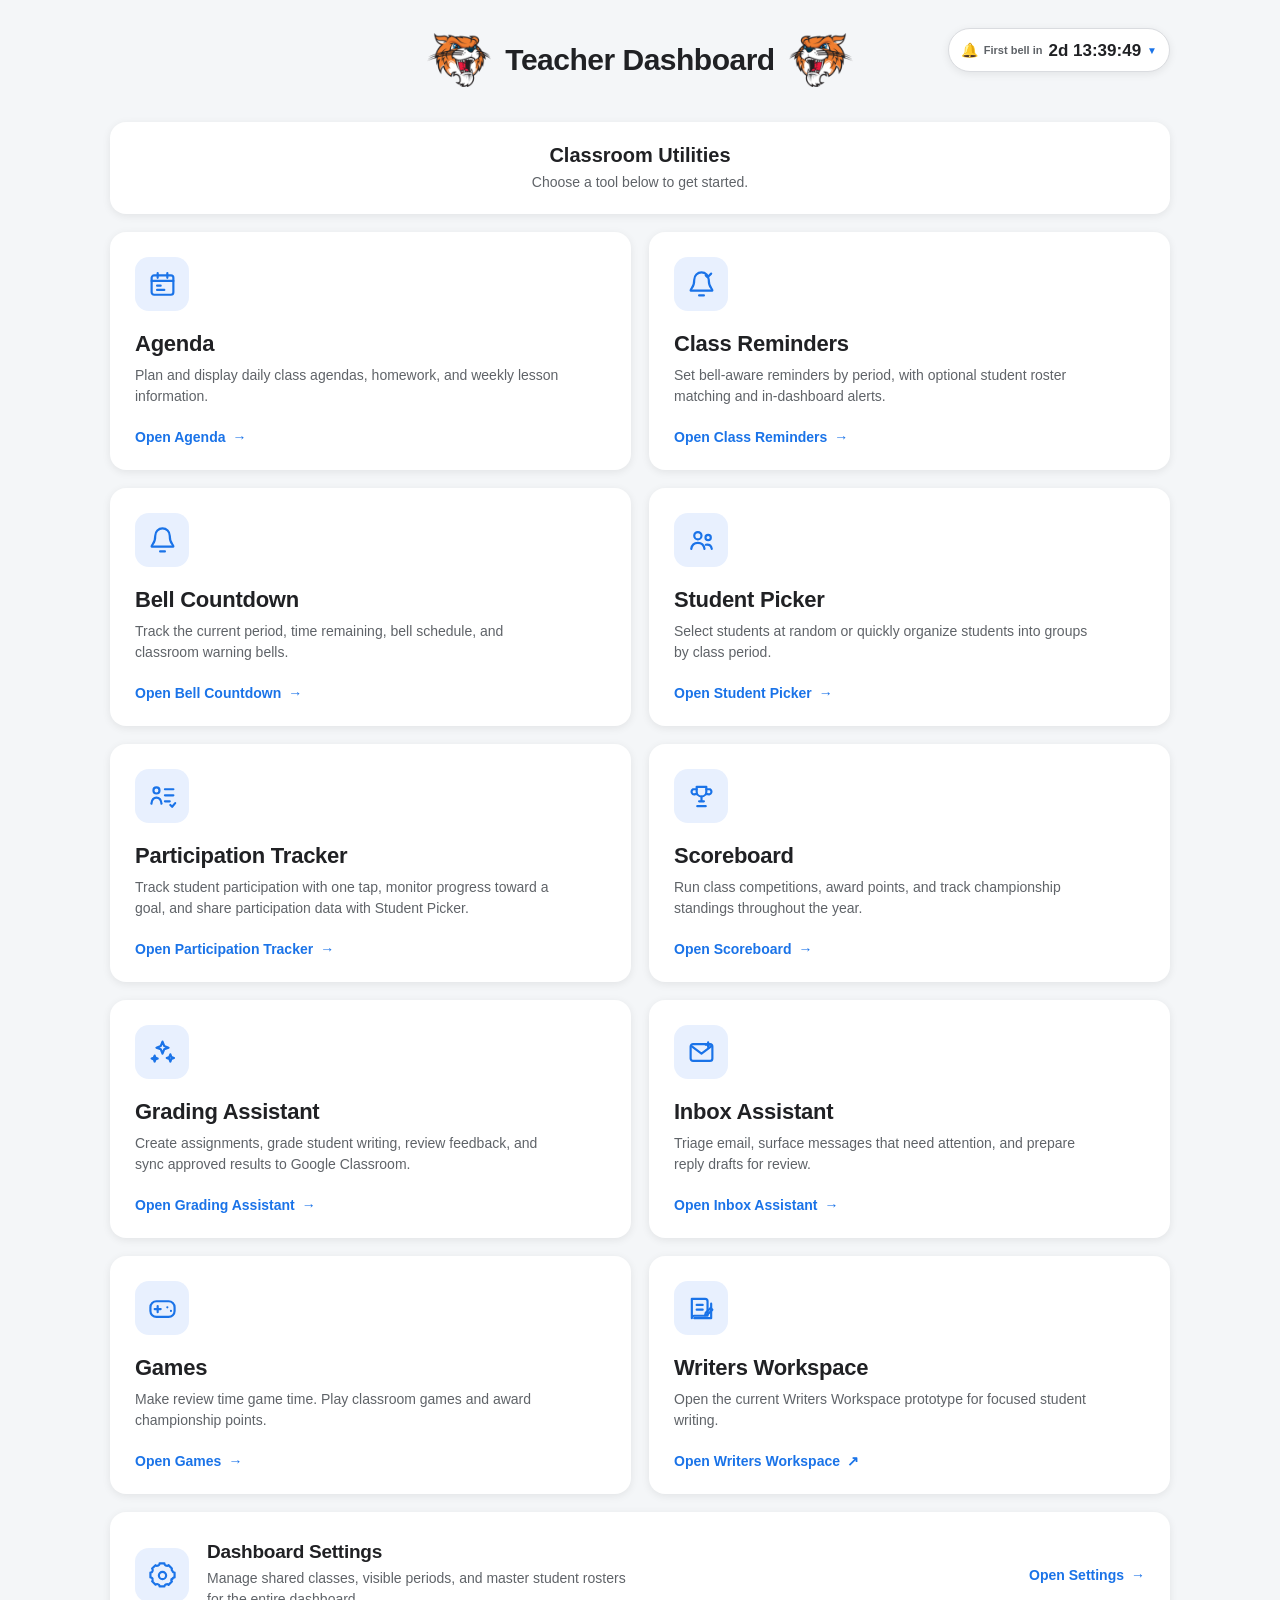
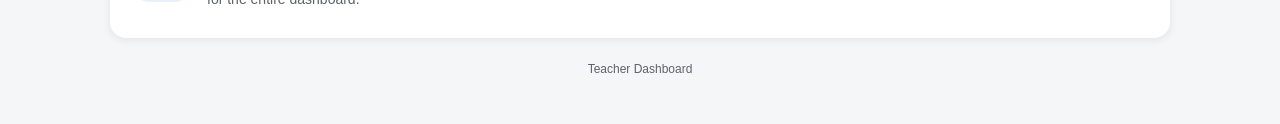
<file: index.html>
<!DOCTYPE html>
<html lang="en">
<head>
  <meta charset="UTF-8" />
  <meta name="viewport" content="width=device-width, initial-scale=1.0" />
  <title>Teacher Dashboard</title>
  <link rel="icon" type="image/png" href="bjh-logo.png">

  <style>
    :root {
      --bg: #f4f6f8;
      --card: #ffffff;
      --text: #202124;
      --muted: #5f6368;
      --border: #dadce0;
      --blue: #1a73e8;
      --blue-light: #e8f0fe;
      --green: #188038;
      --shadow: 0 2px 8px rgba(0,0,0,.08);
      --shadow-hover: 0 8px 24px rgba(0,0,0,.12);
      --radius: 16px;
    }

    * {
      box-sizing: border-box;
    }

    html {
      min-height: 100%;
    }

    body {
      margin: 0;
      min-height: 100vh;
      background: var(--bg);
      color: var(--text);
      font-family: Arial, Helvetica, sans-serif;
    }

    a {
      color: inherit;
      text-decoration: none;
    }

    .app {
      position: relative;
      max-width: 1100px;
      margin: 0 auto;
      padding: 28px 20px 48px;
    }

    /* HEADER */
    .app-header {
      display: flex;
      align-items: center;
      justify-content: center;
      gap: 14px;
      margin-bottom: 30px;
      white-space: nowrap;
    }

    .app-header h1 {
      margin: 0;
      font-size: 30px;
      font-weight: 700;
      letter-spacing: -.5px;
    }

    .bjh-logo {
      width: 64px;
      height: 64px;
      object-fit: contain;
    }

    .bjh-logo.right {
      transform: scaleX(-1);
    }

    /* INTRO */
    .welcome-card {
      background: var(--card);
      border-radius: var(--radius);
      box-shadow: var(--shadow);
      padding: 22px 24px;
      margin-bottom: 18px;
      text-align: center;
    }

    .welcome-title {
      font-size: 20px;
      font-weight: 700;
      margin-bottom: 5px;
    }

    .welcome-text {
      color: var(--muted);
      font-size: 14px;
      line-height: 1.45;
    }

    /* UTILITY GRID */
    .utility-grid {
      display: grid;
      grid-template-columns: repeat(2, minmax(0, 1fr));
      gap: 18px;
    }

    .utility-card {
      position: relative;
      display: flex;
      flex-direction: column;
      min-height: 230px;
      overflow: hidden;
      background: var(--card);
      border: 1px solid transparent;
      border-radius: var(--radius);
      box-shadow: var(--shadow);
      padding: 24px;
      transition:
        transform .16s ease,
        box-shadow .16s ease,
        border-color .16s ease;
    }

    .utility-card:hover {
      transform: translateY(-3px);
      box-shadow: var(--shadow-hover);
      border-color: #cbd8ee;
    }

    .utility-card:focus-visible {
      outline: 3px solid rgba(26,115,232,.25);
      outline-offset: 3px;
    }

    .utility-icon {
      width: 54px;
      height: 54px;
      display: grid;
      place-items: center;
      margin-bottom: 20px;
      border-radius: 14px;
      background: var(--blue-light);
      color: var(--blue);
    }

    .utility-icon svg {
      width: 29px;
      height: 29px;
      stroke: currentColor;
    }

    .utility-title {
      margin: 0 0 8px;
      font-size: 22px;
      font-weight: 700;
      letter-spacing: -.25px;
    }

    .utility-description {
      margin: 0;
      color: var(--muted);
      font-size: 14px;
      line-height: 1.5;
      max-width: 430px;
    }

    .open-row {
      display: flex;
      align-items: center;
      gap: 7px;
      margin-top: auto;
      padding-top: 22px;
      color: var(--blue);
      font-size: 14px;
      font-weight: 700;
    }

    .open-arrow {
      display: inline-block;
      transition: transform .16s ease;
    }

    .utility-card:hover .open-arrow,
    .settings-card:hover .open-arrow {
      transform: translateX(4px);
    }

    /* SHARED DASHBOARD SETTINGS */
    .settings-card {
      grid-column: 1 / -1;
      display: flex;
      align-items: center;
      gap: 18px;
      min-height: 126px;
      background: var(--card);
      border: 1px solid transparent;
      border-radius: var(--radius);
      box-shadow: var(--shadow);
      padding: 22px 24px;
      transition:
        transform .16s ease,
        box-shadow .16s ease,
        border-color .16s ease;
    }

    .settings-card:hover {
      transform: translateY(-2px);
      box-shadow: var(--shadow-hover);
      border-color: #cbd8ee;
    }

    .settings-card:focus-visible {
      outline: 3px solid rgba(26,115,232,.25);
      outline-offset: 3px;
    }

    .settings-card .utility-icon {
      margin: 0;
      flex: 0 0 auto;
    }

    .settings-copy {
      min-width: 0;
      flex: 1;
    }

    .settings-copy .utility-title {
      font-size: 19px;
      margin-bottom: 5px;
    }

    .settings-open {
      flex: 0 0 auto;
      color: var(--blue);
      font-size: 14px;
      font-weight: 700;
      display: flex;
      align-items: center;
      gap: 7px;
      white-space: nowrap;
    }

    .dashboard-bell-corner {
      position: absolute;
      top: 28px;
      right: 20px;
      z-index: 40;
    }

    /* FOOTER */
    .dashboard-footer {
      margin-top: 24px;
      text-align: center;
      color: var(--muted);
      font-size: 12px;
    }

    /* RESPONSIVE */
    @media (max-width: 900px) {
      .dashboard-bell-corner {
        position: static;
        display: flex;
        justify-content: center;
        margin: -12px 0 18px;
      }
    }

    @media (max-width: 700px) {
      .app {
        padding: 20px 14px 36px;
      }

      .app-header {
        gap: 8px;
        margin-bottom: 20px;
      }

      .app-header h1 {
        font-size: 23px;
      }

      .bjh-logo {
        width: 46px;
        height: 46px;
      }

      .welcome-card {
        padding: 18px;
      }

      .utility-grid {
        grid-template-columns: 1fr;
        gap: 14px;
      }

      .utility-card {
        min-height: 205px;
        padding: 20px;
      }

      .settings-card {
        grid-column: auto;
        align-items: flex-start;
        min-height: 0;
        padding: 20px;
      }

      .settings-open {
        margin-left: auto;
      }
    }

    @media (max-width: 520px) {
      .settings-card {
        flex-wrap: wrap;
      }

      .settings-copy {
        flex-basis: calc(100% - 72px);
      }

      .settings-open {
        width: 100%;
        margin-left: 72px;
      }
    }

    @media (max-width: 410px) {
      .app-header h1 {
        font-size: 21px;
      }

      .bjh-logo {
        width: 42px;
        height: 42px;
      }
    }

    @media (prefers-reduced-motion: reduce) {
      .utility-card,
      .settings-card,
      .open-arrow {
        transition: none;
      }
    }
  </style>
</head>

<body>
  <main class="app">

    <header class="app-header">
      <img src="bjh-logo.png" class="bjh-logo" alt="BJH Bobcat">
      <h1>Teacher Dashboard</h1>
      <img src="bjh-logo.png" class="bjh-logo right" alt="BJH Bobcat">
    </header>

    <div class="dashboard-bell-corner">
      <div data-bell-mini data-bell-compact></div>
    </div>

    <section class="welcome-card">
      <div class="welcome-title">Classroom Utilities</div>
      <div class="welcome-text">
        Choose a tool below to get started.
      </div>
    </section>

    <section class="utility-grid" aria-label="Teacher Dashboard utilities">

      <!-- AGENDA -->
      <a class="utility-card" href="agenda.html">
        <div class="utility-icon" aria-hidden="true">
          <svg viewBox="0 0 24 24" fill="none" stroke-width="1.8" stroke-linecap="round" stroke-linejoin="round">
            <rect x="3" y="4.5" width="18" height="16" rx="2"></rect>
            <path d="M8 2.5v4M16 2.5v4M3 9h18"></path>
            <path d="M7.5 13h3M7.5 16.5h6"></path>
          </svg>
        </div>
        <h2 class="utility-title">Agenda</h2>
        <p class="utility-description">
          Plan and display daily class agendas, homework, and weekly lesson information.
        </p>
        <div class="open-row">
          Open Agenda <span class="open-arrow">→</span>
        </div>
      </a>

      <!-- CLASS REMINDERS -->
      <a class="utility-card" href="reminders.html">
        <div class="utility-icon" aria-hidden="true">
          <svg viewBox="0 0 24 24" fill="none" stroke-width="1.8" stroke-linecap="round" stroke-linejoin="round">
            <path d="M18 8a6 6 0 0 0-12 0c0 7-3 7-3 9h18c0-2-3-2-3-9"></path>
            <path d="M10 21h4"></path>
            <path d="m15.5 4.5 1.5 1.5 3-3"></path>
          </svg>
        </div>
        <h2 class="utility-title">Class Reminders</h2>
        <p class="utility-description">
          Set bell-aware reminders by period, with optional student roster matching and in-dashboard alerts.
        </p>
        <div class="open-row">
          Open Class Reminders <span class="open-arrow">→</span>
        </div>
      </a>

      <!-- BELL COUNTDOWN -->
      <a class="utility-card" href="bell-countdown.html">
        <div class="utility-icon" aria-hidden="true">
          <svg viewBox="0 0 24 24" fill="none" stroke-width="1.8" stroke-linecap="round" stroke-linejoin="round">
            <path d="M18 8a6 6 0 0 0-12 0c0 7-3 7-3 9h18c0-2-3-2-3-9"></path>
            <path d="M10 21h4"></path>
          </svg>
        </div>
        <h2 class="utility-title">Bell Countdown</h2>
        <p class="utility-description">
          Track the current period, time remaining, bell schedule, and classroom warning bells.
        </p>
        <div class="open-row">
          Open Bell Countdown <span class="open-arrow">→</span>
        </div>
      </a>

      <!-- STUDENT PICKER -->
      <a class="utility-card" href="student-picker.html">
        <div class="utility-icon" aria-hidden="true">
          <svg viewBox="0 0 24 24" fill="none" stroke-width="1.8" stroke-linecap="round" stroke-linejoin="round">
            <circle cx="9" cy="8" r="3"></circle>
            <path d="M3.5 19c.5-3.2 2.4-5 5.5-5s5 1.8 5.5 5"></path>
            <circle cx="17.5" cy="9.5" r="2.2"></circle>
            <path d="M15.5 15.5c2.8-.4 4.6.7 5 3.5"></path>
          </svg>
        </div>
        <h2 class="utility-title">Student Picker</h2>
        <p class="utility-description">
          Select students at random or quickly organize students into groups by class period.
        </p>
        <div class="open-row">
          Open Student Picker <span class="open-arrow">→</span>
        </div>
      </a>

      <!-- PARTICIPATION TRACKER -->
      <a class="utility-card" href="participation-tracker.html">
        <div class="utility-icon" aria-hidden="true">
          <svg viewBox="0 0 24 24" fill="none" stroke-width="1.8" stroke-linecap="round" stroke-linejoin="round">
            <circle cx="7" cy="7" r="2.5"></circle>
            <path d="M2.8 18c.4-3.2 1.9-5 4.2-5s3.8 1.8 4.2 5"></path>
            <path d="M14 6h7M14 11h7M14 16h4"></path>
            <path d="m18.5 19 1.5 1.5 2.5-3"></path>
          </svg>
        </div>
        <h2 class="utility-title">Participation Tracker</h2>
        <p class="utility-description">
          Track student participation with one tap, monitor progress toward a goal, and share participation data with Student Picker.
        </p>
        <div class="open-row">
          Open Participation Tracker <span class="open-arrow">→</span>
        </div>
      </a>

      <!-- SCOREBOARD -->
      <a class="utility-card" href="scoreboard.html">
        <div class="utility-icon" aria-hidden="true">
          <svg viewBox="0 0 24 24" fill="none" stroke-width="1.8" stroke-linecap="round" stroke-linejoin="round">
            <path d="M8 4h8v4a4 4 0 0 1-8 0V4Z"></path>
            <path d="M8 6H5a2 2 0 0 0 2 4h1M16 6h3a2 2 0 0 1-2 4h-1"></path>
            <path d="M12 12v4M8.5 20h7M10 16h4"></path>
          </svg>
        </div>
        <h2 class="utility-title">Scoreboard</h2>
        <p class="utility-description">
          Run class competitions, award points, and track championship standings throughout the year.
        </p>
        <div class="open-row">
          Open Scoreboard <span class="open-arrow">→</span>
        </div>
      </a>

      <!-- AI GRADER -->
      <a class="utility-card" href="ai-grader.html">
        <div class="utility-icon" aria-hidden="true">
          <svg viewBox="0 0 24 24" fill="none" stroke-width="1.8" stroke-linecap="round" stroke-linejoin="round">
            <path d="M12 3l1.4 3.6L17 8l-3.6 1.4L12 13l-1.4-3.6L7 8l3.6-1.4L12 3Z"></path>
            <path d="M18.5 13.5l.8 2.2 2.2.8-2.2.8-.8 2.2-.8-2.2-2.2-.8 2.2-.8.8-2.2Z"></path>
            <path d="M5.5 14.5l.7 1.8 1.8.7-1.8.7-.7 1.8-.7-1.8L3 17l1.8-.7.7-1.8Z"></path>
          </svg>
        </div>
        <h2 class="utility-title">Grading Assistant</h2>
        <p class="utility-description">
          Create assignments, grade student writing, review feedback, and sync approved results to Google Classroom.
        </p>
        <div class="open-row">
          Open Grading Assistant <span class="open-arrow">→</span>
        </div>
      </a>

      <!-- INBOX ASSISTANT -->
      <a class="utility-card" href="inbox-assistant.html">
        <div class="utility-icon" aria-hidden="true">
          <svg viewBox="0 0 24 24" fill="none" stroke-width="1.8" stroke-linecap="round" stroke-linejoin="round">
            <rect x="3" y="5" width="18" height="14" rx="2"></rect>
            <path d="m4 7 8 6 8-6"></path>
            <path d="M17.5 3.5v4M15.5 5.5h4"></path>
          </svg>
        </div>

        <h2 class="utility-title">Inbox Assistant</h2>

        <p class="utility-description">
          Triage email, surface messages that need attention, and prepare reply drafts for review.
        </p>

        <div class="open-row">
          Open Inbox Assistant <span class="open-arrow">→</span>
        </div>
      </a>

<a class="utility-card" href="games.html"><div class="utility-icon" aria-hidden="true"><svg viewBox="0 0 24 24" fill="none" stroke-width="1.8" stroke-linecap="round" stroke-linejoin="round"><rect x="2" y="6" width="20" height="13" rx="5"/><path d="M8 10v5M5.5 12.5h5M16 11h.01M19 14h.01"/></svg></div><h2 class="utility-title">Games</h2><p class="utility-description">Make review time game time. Play classroom games and award championship points.</p><div class="open-row">Open Games <span class="open-arrow">→</span></div></a>

      <!-- WRITERS WORKSPACE PLACEHOLDER -->
      <a class="utility-card" href="https://script.google.com/a/macros/bousd.us/s/AKfycbzgrtsmL77tJjM8ShqM-NVHZZDeMntwrEgf6ikO2XxPJh9Pv5qTArxyHeDZl97jwuPKUg/exec" target="_blank" rel="noopener noreferrer">
        <div class="utility-icon" aria-hidden="true">
          <svg viewBox="0 0 24 24" fill="none" stroke-width="1.8" stroke-linecap="round" stroke-linejoin="round">
            <path d="M4 4h11a2 2 0 0 1 2 2v12H6a2 2 0 0 0-2 2V4Z"></path>
            <path d="M6 20h14V8"></path>
            <path d="M8 9h5M8 13h5"></path>
            <path d="m15.5 15.5 4-4 1.5 1.5-4 4-2 .5.5-2Z"></path>
          </svg>
        </div>
        <h2 class="utility-title">Writers Workspace</h2>
        <p class="utility-description">Open the current Writers Workspace prototype for focused student writing.</p>
        <div class="open-row">Open Writers Workspace <span class="open-arrow">↗</span></div>
      </a>
      <!-- DASHBOARD SETTINGS -->
      <a class="settings-card" href="settings.html">
        <div class="utility-icon" aria-hidden="true">
          <svg viewBox="0 0 24 24" fill="none" stroke-width="1.8" stroke-linecap="round" stroke-linejoin="round">
            <circle cx="12" cy="12" r="3"></circle>
            <path d="M19.4 15a1.7 1.7 0 0 0 .34 1.88l.06.06-2.83 2.83-.06-.06A1.7 1.7 0 0 0 15 19.4a1.7 1.7 0 0 0-1 .6 1.7 1.7 0 0 0-.4 1.1V21H9.6v-.1a1.7 1.7 0 0 0-.4-1.1 1.7 1.7 0 0 0-1-.6 1.7 1.7 0 0 0-1.88.34l-.06.06-2.83-2.83.06-.06A1.7 1.7 0 0 0 3.8 15a1.7 1.7 0 0 0-.6-1 1.7 1.7 0 0 0-1.1-.4H2V9.6h.1a1.7 1.7 0 0 0 1.1-.4 1.7 1.7 0 0 0 .6-1 1.7 1.7 0 0 0-.34-1.88l-.06-.06 2.83-2.83.06.06A1.7 1.7 0 0 0 8.2 3.8a1.7 1.7 0 0 0 1-.6 1.7 1.7 0 0 0 .4-1.1V2h4v.1a1.7 1.7 0 0 0 .4 1.1 1.7 1.7 0 0 0 1 .6 1.7 1.7 0 0 0 1.88-.34l.06-.06 2.83 2.83-.06.06A1.7 1.7 0 0 0 20.2 8.2a1.7 1.7 0 0 0 .6 1 1.7 1.7 0 0 0 1.1.4h.1v4h-.1a1.7 1.7 0 0 0-1.1.4 1.7 1.7 0 0 0-.6 1Z"></path>
          </svg>
        </div>

        <div class="settings-copy">
          <h2 class="utility-title">Dashboard Settings</h2>
          <p class="utility-description">
            Manage shared classes, visible periods, and master student rosters for the entire dashboard.
          </p>
        </div>

        <div class="settings-open">
          Open Settings <span class="open-arrow">→</span>
        </div>
      </a>

    </section>

    <footer class="dashboard-footer">
      Teacher Dashboard
    </footer>

  </main>
  <script src="shared/dashboard-data.js"></script>
  <script src="shared/bell-service.js"></script>
  <script src="shared/reminder-service.js"></script>
</body>
</html>
</file>
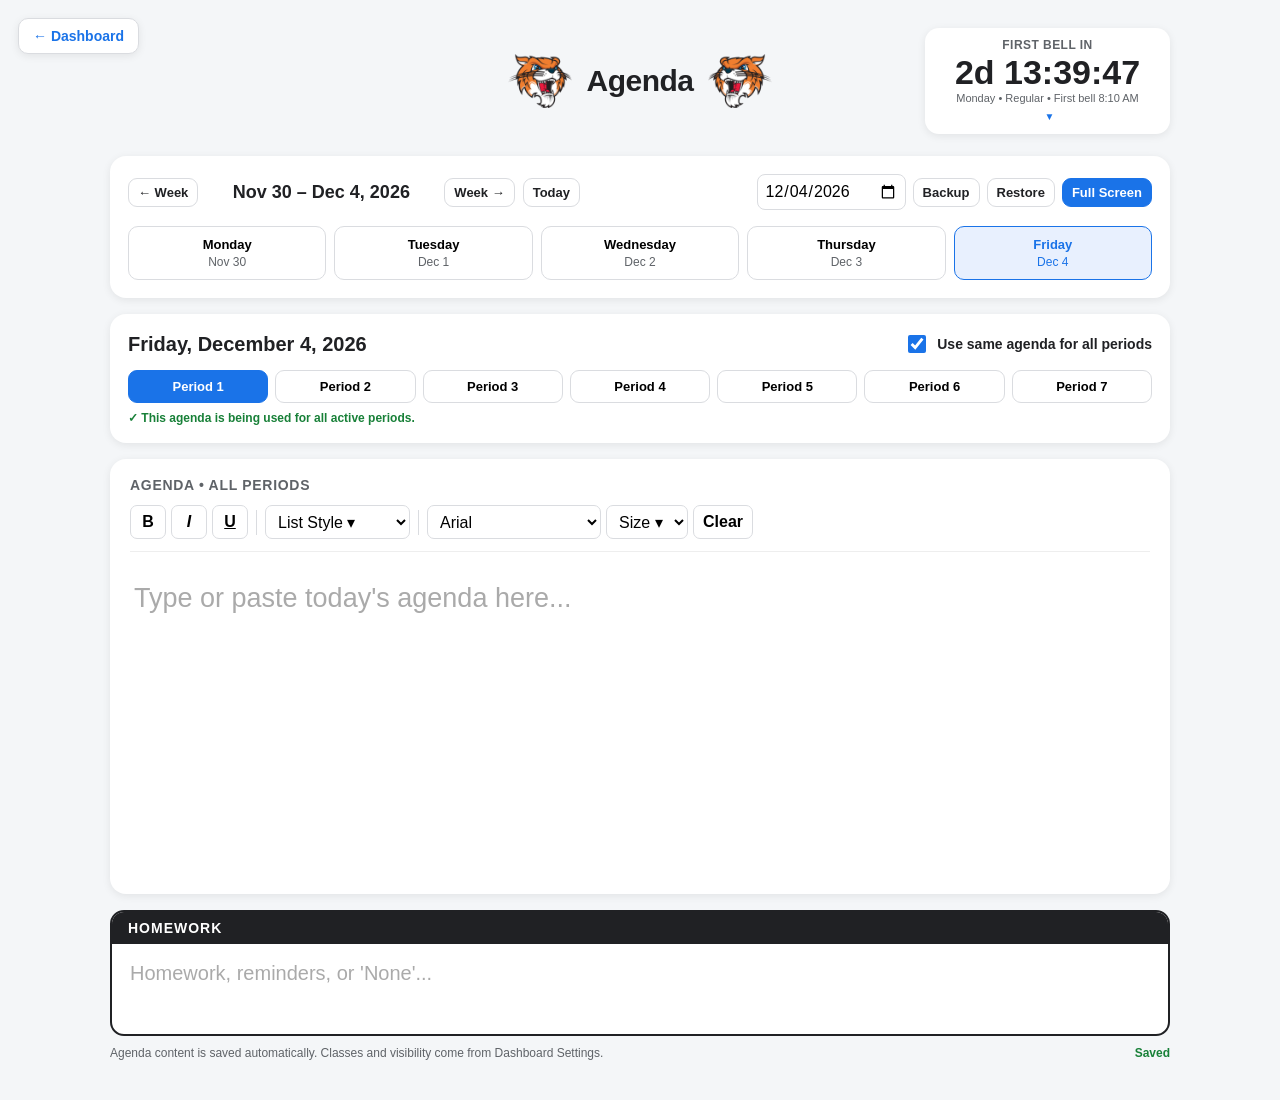
<file: agenda.html>
<!DOCTYPE html>
<html lang="en">
<head>
  <meta charset="UTF-8" />
  <meta name="viewport" content="width=device-width, initial-scale=1.0" />
  <title>Agenda</title>
  <link rel="icon" type="image/png" href="bjh-logo.png">
  <style>
    :root {
      --bg:#f4f6f8; --card:#fff; --text:#202124; --muted:#5f6368;
      --border:#dadce0; --blue:#1a73e8; --blue-light:#e8f0fe;
      --green:#188038; --shadow:0 2px 8px rgba(0,0,0,.08); --radius:16px; --present-agenda-size:48px; --present-homework-size:31px;
    }
    *{box-sizing:border-box}
    .dashboard-back {
  position: fixed;
  top: 18px;
  left: 18px;
  z-index: 1000;

  display: inline-flex;
  align-items: center;

  padding: 9px 14px;
  border: 1px solid #dadce0;
  border-radius: 10px;

  background: #ffffff;
  color: #1a73e8;

  font-size: 14px;
  font-weight: 700;
  text-decoration: none;

  box-shadow: 0 2px 8px rgba(0, 0, 0, 0.08);

  transition:
    transform 0.15s ease,
    box-shadow 0.15s ease,
    background 0.15s ease;
}

.dashboard-back:hover {
  background: #e8f0fe;
  transform: translateY(-1px);
  box-shadow: 0 4px 12px rgba(0, 0, 0, 0.12);
}
    body{margin:0;background:var(--bg);color:var(--text);font-family:Arial,Helvetica,sans-serif}
    button,select,input{font:inherit} button{cursor:pointer}
    .app{max-width:1100px;margin:0 auto;padding:28px 20px 40px}

    .top-row{display:grid;grid-template-columns:1fr auto 1fr;align-items:center;gap:20px;margin-bottom:22px}
    .header-spacer{min-width:180px}
    .app-header{display:flex;align-items:center;justify-content:center;gap:14px;white-space:nowrap}
    .app-header h1{margin:0;font-size:30px;font-weight:700;letter-spacing:-.5px}
    .bjh-logo{width:64px;height:64px;object-fit:contain}.bjh-logo.right{transform:scaleX(-1)}

    .bell-card{justify-self:end;background:#fff;border-radius:14px;box-shadow:var(--shadow);padding:10px 15px;min-width:190px;text-align:center}
    .bell-service-host{justify-self:end;width:245px;max-width:100%}
    .bell-period{font-size:13px;font-weight:700;color:var(--muted);text-transform:uppercase;letter-spacing:.5px}
    .bell-time{font-size:35px;line-height:1;font-weight:700;font-variant-numeric:tabular-nums;margin:4px 0}
    .bell-end{font-size:12px;color:var(--muted)}
    .bell-schedule{margin-top:7px}.bell-schedule select{border:0;background:transparent;color:var(--blue);font-size:11px;font-weight:600;cursor:pointer;outline:none}

    .card{background:var(--card);border-radius:var(--radius);box-shadow:var(--shadow);padding:18px;margin-bottom:16px}

    .week-controls{display:flex;align-items:center;justify-content:space-between;gap:12px;flex-wrap:wrap}
    .week-navigation{display:flex;gap:8px;align-items:center}.week-title{font-size:18px;font-weight:700;min-width:230px;text-align:center}
    .button{border:1px solid var(--border);background:#fff;color:var(--text);border-radius:9px;padding:8px 12px;font-weight:600;transition:.15s}
    .button:hover{background:#f8f9fa}.button.primary{background:var(--blue);border-color:var(--blue);color:#fff}.button.primary:hover{filter:brightness(.96)}
    .button.small{padding:6px 9px;font-size:13px}.data-controls{display:flex;align-items:center;gap:7px;flex-wrap:wrap}
    .date-jump{border:1px solid var(--border);border-radius:8px;padding:7px;background:#fff}

    .day-tabs{display:grid;grid-template-columns:repeat(5,1fr);gap:8px;margin-top:16px}
    .day-tab{border:1px solid var(--border);background:#fff;border-radius:10px;padding:10px 5px;text-align:center;transition:.15s}
    .day-tab:hover{background:#f8f9fa}.day-tab.active{background:var(--blue-light);color:var(--blue);border-color:var(--blue)}
    .day-name{font-size:13px;font-weight:700}.day-date{margin-top:3px;font-size:12px;color:var(--muted)}.day-tab.active .day-date{color:var(--blue)}

    .period-header{display:flex;justify-content:space-between;align-items:center;gap:15px;margin-bottom:14px;flex-wrap:wrap}
    .selected-date-title{font-size:20px;font-weight:700}
    .shared-toggle{display:flex;align-items:center;gap:8px;font-size:14px;font-weight:600;cursor:pointer}
    .shared-toggle input{width:18px;height:18px;accent-color:var(--blue)}
    .period-tabs{display:grid;grid-template-columns:repeat(7,1fr);gap:7px}
    .period-button{border:1px solid var(--border);background:#fff;border-radius:9px;padding:8px 4px;font-size:13px;font-weight:700}
    .period-button:hover{background:#f8f9fa}.period-button.active{background:var(--blue);border-color:var(--blue);color:#fff}
    .shared-message{color:var(--green);font-size:12px;font-weight:700;margin-top:8px;display:none}
    .period-header-controls{display:flex;align-items:center;gap:12px;flex-wrap:wrap}

    .toolbar{display:flex;gap:5px;align-items:center;flex-wrap:wrap;padding-bottom:12px;border-bottom:1px solid #eee;margin-bottom:12px}
    .toolbar button{min-width:36px;height:34px;padding:0 9px;border:1px solid var(--border);background:#fff;border-radius:7px;font-weight:600}
    .toolbar button:hover{background:#f1f3f4}.toolbar button.active-format{background:var(--blue-light);border-color:var(--blue);color:var(--blue)}.toolbar select{height:34px;border:1px solid var(--border);border-radius:7px;background:#fff;padding:0 8px}
    .toolbar-divider{width:1px;height:25px;background:var(--border);margin:0 3px}

    .agenda-card{padding:0;overflow:hidden}.agenda-heading{padding:18px 20px 0;font-size:14px;color:var(--muted);text-transform:uppercase;font-weight:700;letter-spacing:.7px}
    .toolbar-wrapper{padding:12px 20px 0}.editor{min-height:330px;padding:15px 24px 24px;font-size:27px;line-height:1.48;outline:none;overflow-wrap:break-word}
    .editor:empty:before{content:attr(data-placeholder);color:#aaa;pointer-events:none}
    .editor ul,.editor ol,.homework-editor ul,.homework-editor ol{margin-top:8px;margin-bottom:8px}

    /* Custom list styles. Direct-child selectors keep each nesting level independent. */
    .editor ul.arrow-list,.homework-editor ul.arrow-list,.editor ul.hollow-list,.homework-editor ul.hollow-list{list-style:none;padding-left:1.7em}
    .editor ul.arrow-list>li,.homework-editor ul.arrow-list>li,.editor ul.hollow-list>li,.homework-editor ul.hollow-list>li{position:relative}
    .editor ul.arrow-list>li::before,.homework-editor ul.arrow-list>li::before{content:"→";position:absolute;left:-1.45em;font-weight:700}
    .editor ul.hollow-list>li::before,.homework-editor ul.hollow-list>li::before{content:"○";position:absolute;left:-1.35em;font-weight:700}

    .homework-card{border:2px solid #202124;border-radius:14px;background:#fff;overflow:hidden}
    .homework-title{background:#202124;color:#fff;padding:8px 16px;font-size:14px;letter-spacing:1px;font-weight:700}
    .homework-editor{min-height:90px;padding:15px 18px;font-size:20px;line-height:1.45;outline:none}
    .homework-editor:empty:before{content:attr(data-placeholder);color:#aaa;pointer-events:none}

    .bottom-bar{display:flex;align-items:center;justify-content:space-between;gap:10px;margin-top:10px;font-size:12px;color:var(--muted)}
    .save-status{color:var(--green);font-weight:600}

    body.present-mode{background:#fff;height:100vh;overflow:hidden}
    body.present-mode .app{max-width:1500px;height:100vh;padding:14px 30px 16px;display:flex;flex-direction:column;overflow:hidden}
    body.present-mode .planning-card,body.present-mode .toolbar-wrapper,body.present-mode .bottom-bar,body.present-mode .shared-message{display:none!important}
    body.present-mode .top-row{margin-bottom:10px;flex-shrink:0} body.present-mode .header-spacer{display:block}
    body.present-mode .app-header h1{font-size:30px} body.present-mode .bjh-logo{width:58px;height:58px}
    body.present-mode .agenda-card{box-shadow:none;border:1px solid #eee;margin-bottom:10px;flex:1 1 auto;min-height:0;display:flex;flex-direction:column;overflow:hidden}
    body.present-mode .agenda-heading{font-size:15px;padding-top:12px;flex-shrink:0}
    body.present-mode .editor{flex:1 1 auto;min-height:0;overflow:hidden;font-size:var(--present-agenda-size);line-height:1.30;padding:10px 30px 16px}
    body.present-mode .homework-card{flex:0 0 auto;margin-bottom:0;max-height:30vh;overflow:hidden}
    body.present-mode .homework-editor{font-size:var(--present-homework-size);line-height:1.28;min-height:0;max-height:none;overflow:hidden;padding:10px 16px 12px}
    body.present-mode .homework-title{font-size:15px;padding:6px 14px}
    body.present-mode .bell-card{min-width:210px;padding:8px 15px}.present-mode .bell-time{font-size:39px}.present-mode .bell-schedule{display:none}

    #exitPresent{display:none;position:fixed;right:18px;bottom:18px;z-index:9999;border:0;border-radius:10px;padding:9px 13px;background:rgba(0,0,0,.65);color:#fff;font-size:12px}
    body.present-mode #exitPresent{display:block}

    @media(max-width:800px){
      .app{padding:18px 12px 30px}.top-row{display:flex;flex-direction:column;gap:12px}.header-spacer{display:none}.app-header{gap:8px;margin-bottom:4px}
      .app-header h1{font-size:23px}.bjh-logo{width:46px;height:46px}.bell-card{justify-self:center}.week-controls{justify-content:center}.week-navigation{flex-wrap:wrap;justify-content:center}
      .week-title{order:-1;width:100%}.data-controls{justify-content:center}.day-tabs{gap:4px}.day-tab{padding:8px 2px}.day-name{font-size:11px}.day-date{font-size:10px}
      .period-tabs{grid-template-columns:repeat(4,1fr)}.period-visibility-list{grid-template-columns:1fr}.editor{font-size:21px;min-height:280px}
    }
  </style>
</head>
<body>
  <a class="dashboard-back" href="index.html">← Dashboard</a>
  <div class="app">
    <div class="top-row">
      <div class="header-spacer"></div>
      <div class="app-header">
        <img src="bjh-logo.png" class="bjh-logo" alt="BJH Bobcat">
        <h1 id="appTitle">Agenda</h1>
        <img src="bjh-logo.png" class="bjh-logo right" alt="BJH Bobcat">
      </div>
      <div class="bell-service-host" data-bell-mini></div>
    </div>

    <div class="card planning-card">
      <div class="week-controls">
        <div class="week-navigation">
          <button class="button small" id="previousWeek">← Week</button>
          <div class="week-title" id="weekTitle"></div>
          <button class="button small" id="nextWeek">Week →</button>
          <button class="button small" id="thisWeek">Today</button>
        </div>
        <div class="data-controls">
          <input type="date" id="dateJump" class="date-jump" title="Jump to any date">
          <button class="button small" id="backupButton">Backup</button>
          <button class="button small" id="restoreButton">Restore</button>
          <input type="file" id="restoreFile" accept=".json" hidden>
          <button class="button small primary" id="presentButton">Full Screen</button>
        </div>
      </div>
      <div class="day-tabs" id="dayTabs"></div>
    </div>

    <div class="card planning-card">
      <div class="period-header">
        <div class="selected-date-title" id="selectedDateTitle"></div>
        <div class="period-header-controls">
          <label class="shared-toggle">
            <input type="checkbox" id="sharedAgendaToggle">
            Use same agenda for all periods
          </label>
        </div>
      </div>
      <div class="period-tabs" id="periodTabs"></div>
      <div class="shared-message" id="sharedMessage">✓ This agenda is being used for all active periods.</div>
    </div>

    <div class="card agenda-card">
      <div class="agenda-heading" id="agendaHeading">Today's Agenda</div>
      <div class="toolbar-wrapper">
        <div class="toolbar" id="toolbar">
          <button type="button" id="boldButton" data-command="bold" title="Bold"><b>B</b></button>
          <button type="button" id="italicButton" data-command="italic" title="Italic"><i>I</i></button>
          <button type="button" id="underlineButton" data-command="underline" title="Underline"><u>U</u></button>
          <div class="toolbar-divider"></div>
          <select id="listStyleSelect" title="List Style">
            <option value="">List Style ▾</option>
            <option value="bullet">• Bullet</option>
            <option value="hollow">○ Hollow Bullet</option>
            <option value="arrow">→ Arrow</option>
            <option value="numbered">1. Numbered</option>
          </select>
          <div class="toolbar-divider"></div>
          <select id="fontSelect" title="Font">
            <option value="Arial">Arial</option>
            <option value="Georgia">Georgia</option>
            <option value="Trebuchet MS">Trebuchet</option>
            <option value="Verdana">Verdana</option>
            <option value="Times New Roman">Times New Roman</option>
          </select>
          <select id="fontSizeSelect" title="Text Size">
            <option value="">Size ▾</option>
            <option value="18">18</option>
            <option value="20">20</option>
            <option value="24">24</option>
            <option value="27">27</option>
            <option value="30">30</option>
            <option value="32">32</option>
            <option value="36">36</option>
            <option value="42">42</option>
            <option value="48">48</option>
            <option value="56">56</option>
          </select>
          <button type="button" id="removeFormatting" title="Clear formatting">Clear</button>
        </div>
      </div>
      <div id="agendaEditor" class="editor" contenteditable="true" data-placeholder="Type or paste today's agenda here..."></div>
    </div>

    <div class="homework-card">
      <div class="homework-title">HOMEWORK</div>
      <div id="homeworkEditor" class="homework-editor" contenteditable="true" data-placeholder="Homework, reminders, or 'None'..."></div>
    </div>

    <div class="bottom-bar">
      <div>Agenda content is saved automatically. Classes and visibility come from Dashboard Settings.</div>
      <div class="save-status" id="saveStatus">Saved</div>
    </div>
  </div>

  <button id="exitPresent">Exit Full Screen</button>

<script src="shared/dashboard-data.js"></script>
<script src="shared/bell-service.js"></script>
  <script src="shared/reminder-service.js"></script>
<script>
const STORAGE_PREFIX="bjhAgenda_v1_";

let visiblePeriods=loadVisiblePeriods();
let weekMonday=getMonday(new Date());
let selectedDate=chooseInitialDate();
let selectedPeriod=chooseInitialPeriod();
let activeEditor=null;
let savedRange=null;

const dayTabs=document.getElementById("dayTabs");
const periodTabs=document.getElementById("periodTabs");
const agendaEditor=document.getElementById("agendaEditor");
const homeworkEditor=document.getElementById("homeworkEditor");
const sharedToggle=document.getElementById("sharedAgendaToggle");
const sharedMessage=document.getElementById("sharedMessage");
const selectedDateTitle=document.getElementById("selectedDateTitle");
const agendaHeading=document.getElementById("agendaHeading");
const weekTitle=document.getElementById("weekTitle");
const dateJump=document.getElementById("dateJump");
const saveStatus=document.getElementById("saveStatus");
const listStyleSelect=document.getElementById("listStyleSelect");
const fontSelect=document.getElementById("fontSelect");
const fontSizeSelect=document.getElementById("fontSizeSelect");
const boldButton=document.getElementById("boldButton");
const italicButton=document.getElementById("italicButton");
const underlineButton=document.getElementById("underlineButton");
let fitTimer=null;

function dateKey(date){const y=date.getFullYear(),m=String(date.getMonth()+1).padStart(2,"0"),d=String(date.getDate()).padStart(2,"0");return `${y}-${m}-${d}`}
function parseDateKey(key){const[y,m,d]=key.split("-").map(Number);return new Date(y,m-1,d)}
function cloneDate(date){return new Date(date.getFullYear(),date.getMonth(),date.getDate())}
function addDays(date,days){const r=cloneDate(date);r.setDate(r.getDate()+days);return r}
function getMonday(date){const d=cloneDate(date),day=d.getDay(),diff=day===0?-6:1-day;d.setDate(d.getDate()+diff);return d}
function chooseInitialDate(){const t=new Date(),day=t.getDay();return day>=1&&day<=5?cloneDate(t):getMonday(t)}
function formatShortDate(date){return date.toLocaleDateString(undefined,{month:"short",day:"numeric"})}
function formatLongDate(date){return date.toLocaleDateString(undefined,{weekday:"long",month:"long",day:"numeric",year:"numeric"})}
function formatWeekTitle(monday){const friday=addDays(monday,4),same=monday.getMonth()===friday.getMonth();return same?`${monday.toLocaleDateString(undefined,{month:"long"})} ${monday.getDate()}–${friday.getDate()}, ${friday.getFullYear()}`:`${formatShortDate(monday)} – ${formatShortDate(friday)}, ${friday.getFullYear()}`}

function emptyPeriodData(){return{agenda:"",homework:""}}
function defaultDayData(){const periods={};for(let i=1;i<=7;i++)periods[i]=emptyPeriodData();return{shared:true,sharedAgenda:"",sharedHomework:"",periods}}
function getDayData(date=selectedDate){const key=STORAGE_PREFIX+dateKey(date),stored=localStorage.getItem(key);if(!stored)return defaultDayData();try{const data=JSON.parse(stored);if(!data.periods)data.periods={};for(let i=1;i<=7;i++)if(!data.periods[i])data.periods[i]=emptyPeriodData();if(typeof data.shared!=="boolean")data.shared=true;if(data.sharedAgenda===undefined)data.sharedAgenda="";if(data.sharedHomework===undefined)data.sharedHomework="";return data}catch(e){console.error(e);return defaultDayData()}}
function saveDayData(data,date=selectedDate){localStorage.setItem(STORAGE_PREFIX+dateKey(date),JSON.stringify(data));showSaved()}
function showSaved(){saveStatus.textContent="Saving...";clearTimeout(showSaved.timer);showSaved.timer=setTimeout(()=>saveStatus.textContent="Saved",350)}

function dashboardDataAvailable(){
  return !!(
    window.DashboardData &&
    typeof DashboardData.getClasses === "function"
  );
}

function getSharedClasses(){
  if(dashboardDataAvailable()){
    try{
      const classes=DashboardData.getClasses();
      if(Array.isArray(classes)&&classes.length)return classes;
    }catch(error){
      console.error("Could not read Dashboard classes:",error);
    }
  }

  // Standalone fallback: show all seven periods if DashboardData is unavailable.
  return Array.from({length:7},(_,index)=>{
    const id=String(index+1);
    return{
      id,
      name:`Period ${id}`,
      active:true,
      students:[]
    };
  });
}

function loadVisiblePeriods(){
  const cleaned=getSharedClasses()
    .filter(item=>item&&item.active)
    .map(item=>Number(item.id))
    .filter(n=>n>=1&&n<=7)
    .sort((a,b)=>a-b);

  return cleaned.length?cleaned:[1];
}

function getClassInfo(period){
  const id=String(period);
  return getSharedClasses().find(item=>String(item.id)===id)||null;
}

function getClassDisplayName(period){
  const item=getClassInfo(period);
  const name=String(item?.name||"").trim();
  return name||`Period ${period}`;
}

function chooseInitialPeriod(){
  if(dashboardDataAvailable()&&typeof DashboardData.getCurrentClassId==="function"){
    try{
      const current=Number(DashboardData.getCurrentClassId());
      if(visiblePeriods.includes(current))return current;
    }catch(error){
      console.error("Could not read Dashboard current class:",error);
    }
  }

  const detected=detectInitialPeriod();
  if(visiblePeriods.includes(detected))return detected;
  return visiblePeriods[0]||1;
}

function syncCurrentClass(period){
  if(!dashboardDataAvailable()||typeof DashboardData.setCurrentClass!=="function")return;
  if(!visiblePeriods.includes(Number(period)))return;

  try{
    DashboardData.setCurrentClass(String(period));
  }catch(error){
    console.error("Could not update Dashboard current class:",error);
  }
}

function ensureSelectedPeriodVisible(){
  if(!visiblePeriods.includes(selectedPeriod))selectedPeriod=visiblePeriods[0]||1;
}

function refreshFromDashboardSettings(){
  if(!dashboardDataAvailable())return;

  const nextVisible=loadVisiblePeriods();
  const changed=JSON.stringify(nextVisible)!==JSON.stringify(visiblePeriods);
  visiblePeriods=nextVisible;

  const previousSelected=selectedPeriod;
  ensureSelectedPeriodVisible();

  if(changed||previousSelected!==selectedPeriod){
    renderPeriodTabs();
    loadEditors();
  }else{
    renderPeriodTabs();
    updateLabels();
  }
}

window.addEventListener("focus",refreshFromDashboardSettings);
window.addEventListener("storage",refreshFromDashboardSettings);

// Follow the global bell-driven class when it changes. Manual period clicks
// remain respected because BellService only changes the shared class when the
// real bell target changes (or when a utility first opens).
if(dashboardDataAvailable()&&DashboardData.changeEvent){
  window.addEventListener(DashboardData.changeEvent,event=>{
    refreshFromDashboardSettings();

    if(event?.detail?.type!=="current-class-changed")return;

    const next=Number(DashboardData.getCurrentClassId());
    if(!visiblePeriods.includes(next)||next===selectedPeriod)return;

    saveEditors();
    selectedPeriod=next;
    loadEditors();
  });
}

function loadEditors(){const data=getDayData();sharedToggle.checked=data.shared;if(data.shared){agendaEditor.innerHTML=data.sharedAgenda||"";homeworkEditor.innerHTML=data.sharedHomework||"";sharedMessage.style.display="block"}else{const p=data.periods[selectedPeriod];agendaEditor.innerHTML=p.agenda||"";homeworkEditor.innerHTML=p.homework||"";sharedMessage.style.display="none"}updateLabels();renderPeriodTabs()}
function saveEditors(){const data=getDayData();if(data.shared){data.sharedAgenda=agendaEditor.innerHTML;data.sharedHomework=homeworkEditor.innerHTML}else{data.periods[selectedPeriod]={agenda:agendaEditor.innerHTML,homework:homeworkEditor.innerHTML}}saveDayData(data)}

sharedToggle.addEventListener("change",()=>{saveEditors();const data=getDayData(),on=sharedToggle.checked;if(on&&!data.sharedAgenda&&!data.sharedHomework){data.sharedAgenda=data.periods[selectedPeriod]?.agenda||"";data.sharedHomework=data.periods[selectedPeriod]?.homework||""}data.shared=on;saveDayData(data);loadEditors()});

function renderWeek(){weekTitle.textContent=formatWeekTitle(weekMonday);dayTabs.innerHTML="";const names=["Monday","Tuesday","Wednesday","Thursday","Friday"];for(let i=0;i<5;i++){const date=addDays(weekMonday,i),button=document.createElement("button");button.className="day-tab";if(dateKey(date)===dateKey(selectedDate))button.classList.add("active");button.innerHTML=`<div class="day-name">${names[i]}</div><div class="day-date">${formatShortDate(date)}</div>`;button.addEventListener("click",()=>{saveEditors();selectedDate=cloneDate(date);dateJump.value=dateKey(selectedDate);renderWeek();loadEditors()});dayTabs.appendChild(button)}}

document.getElementById("previousWeek").addEventListener("click",()=>{saveEditors();weekMonday=addDays(weekMonday,-7);selectedDate=cloneDate(weekMonday);dateJump.value=dateKey(selectedDate);renderWeek();loadEditors()});
document.getElementById("nextWeek").addEventListener("click",()=>{saveEditors();weekMonday=addDays(weekMonday,7);selectedDate=cloneDate(weekMonday);dateJump.value=dateKey(selectedDate);renderWeek();loadEditors()});
document.getElementById("thisWeek").addEventListener("click",()=>{saveEditors();selectedDate=chooseInitialDate();weekMonday=getMonday(selectedDate);dateJump.value=dateKey(selectedDate);renderWeek();loadEditors()});
dateJump.addEventListener("change",()=>{if(!dateJump.value)return;saveEditors();selectedDate=parseDateKey(dateJump.value);weekMonday=getMonday(selectedDate);renderWeek();loadEditors()});

function renderPeriodTabs(){
  periodTabs.innerHTML="";
  ensureSelectedPeriodVisible();

  for(const i of visiblePeriods){
    const b=document.createElement("button");
    b.className="period-button";
    b.textContent=getClassDisplayName(i);
    b.title=`Period ${i}`;

    if(i===selectedPeriod)b.classList.add("active");

    b.addEventListener("click",()=>{
      saveEditors();
      selectedPeriod=i;
      syncCurrentClass(i);
      renderPeriodTabs();
      loadEditors();
    });

    periodTabs.appendChild(b);
  }
}
function detectInitialPeriod(){
  const entry=window.BellService?.getSnapshot()?.entry?.name||"";
  const match=entry.match(/^Period\\s+(\\d+)$/i);
  return match?Math.max(1,Math.min(7,Number(match[1]))):1
}
function updateLabels(){selectedDateTitle.textContent=formatLongDate(selectedDate);const data=getDayData();agendaHeading.textContent=data.shared?"Agenda • All Periods":`Agenda • ${getClassDisplayName(selectedPeriod)}`}

agendaEditor.addEventListener("focus",()=>activeEditor=agendaEditor);
homeworkEditor.addEventListener("focus",()=>activeEditor=homeworkEditor);
agendaEditor.addEventListener("input",()=>{saveEditors();if(document.body.classList.contains("present-mode"))scheduleFitPresentContent()});
homeworkEditor.addEventListener("input",()=>{saveEditors();if(document.body.classList.contains("present-mode"))scheduleFitPresentContent()});

document.addEventListener("selectionchange",()=>{
  const s=window.getSelection(); if(!s||!s.rangeCount)return;
  const r=s.getRangeAt(0); let editor=null;
  if(agendaEditor.contains(r.commonAncestorContainer))editor=agendaEditor;
  if(homeworkEditor.contains(r.commonAncestorContainer))editor=homeworkEditor;
  if(!editor)return; activeEditor=editor; savedRange=r.cloneRange(); updateToolbarState();
});
function restoreSelection(){if(!savedRange)return;const s=window.getSelection();s.removeAllRanges();s.addRange(savedRange)}
function normalizeFontName(v){return(v||"").replace(/["']/g,"").split(",")[0].trim().toLowerCase()}
function currentListStyle(){const s=window.getSelection();if(!s||!s.rangeCount||!activeEditor)return"";const node=getNodeElement(s.anchorNode);if(!node)return"";const list=node.closest("ul,ol");if(!list||!activeEditor.contains(list))return"";if(list.tagName.toLowerCase()==="ol")return"numbered";if(list.classList.contains("arrow-list"))return"arrow";if(list.classList.contains("hollow-list"))return"hollow";return"bullet"}
function updateToolbarState(){
  let currentFont=document.queryCommandValue("fontName");
  const match=Array.from(fontSelect.options).find(o=>normalizeFontName(o.value)===normalizeFontName(currentFont));
  if(match)fontSelect.value=match.value;
  let currentSize=document.queryCommandValue("fontSize"),numeric=null;
  const legacy={"1":10,"2":13,"3":16,"4":18,"5":24,"6":32,"7":48};
  if(currentSize){if(legacy[String(currentSize)])numeric=legacy[String(currentSize)];else{const m=String(currentSize).match(/[\d.]+/);if(m)numeric=Math.round(Number(m[0]))}}
  if(numeric){const opts=Array.from(fontSizeSelect.options).filter(o=>o.value);let closest=opts[0];for(const o of opts)if(Math.abs(Number(o.value)-numeric)<Math.abs(Number(closest.value)-numeric))closest=o;fontSizeSelect.value=closest.value}else fontSizeSelect.value="";
  boldButton.classList.toggle("active-format",document.queryCommandState("bold"));
  italicButton.classList.toggle("active-format",document.queryCommandState("italic"));
  underlineButton.classList.toggle("active-format",document.queryCommandState("underline"));
  listStyleSelect.value=currentListStyle();
}
function executeEditorCommand(command,value=null){if(!activeEditor)activeEditor=agendaEditor;activeEditor.focus();restoreSelection();document.execCommand(command,false,value);saveEditors();updateToolbarState()}

document.querySelectorAll("[data-command]").forEach(button=>button.addEventListener("mousedown",e=>{e.preventDefault();executeEditorCommand(button.dataset.command)}));
fontSelect.addEventListener("change",e=>executeEditorCommand("fontName",e.target.value));
fontSizeSelect.addEventListener("change",e=>{const size=e.target.value;if(!size)return;if(!activeEditor)activeEditor=agendaEditor;activeEditor.focus();restoreSelection();try{document.execCommand("styleWithCSS",false,true)}catch(_){}document.execCommand("fontSize",false,`${size}px`);saveEditors();updateToolbarState()});
document.getElementById("removeFormatting").addEventListener("mousedown",e=>{e.preventDefault();executeEditorCommand("removeFormat")});

/* Google Docs-style Tab / Shift+Tab in lists */
function getNodeElement(node){if(!node)return null;return node.nodeType===Node.TEXT_NODE?node.parentElement:node}
function handleEditorTab(event){if(event.key!=="Tab")return;const editor=event.currentTarget,s=window.getSelection();if(!s||!s.rangeCount)return;let node=getNodeElement(s.anchorNode);if(!node)return;const li=node.closest("li");if(!li||!editor.contains(li))return;event.preventDefault();activeEditor=editor;editor.focus();document.execCommand(event.shiftKey?"outdent":"indent",false,null);saveEditors();updateToolbarState()}
agendaEditor.addEventListener("keydown",handleEditorTab);homeworkEditor.addEventListener("keydown",handleEditorTab);

/* List style dropdown: changes only the current nesting level */
function placeCaretMarker(){if(!activeEditor)activeEditor=agendaEditor;activeEditor.focus();restoreSelection();const s=window.getSelection();if(!s||!s.rangeCount)return null;const r=s.getRangeAt(0).cloneRange(),marker=document.createElement("span");marker.dataset.agendaCaretMarker="true";marker.style.display="inline-block";marker.style.width="0";marker.style.height="0";marker.style.overflow="hidden";marker.appendChild(document.createTextNode("\u200B"));r.collapse(true);r.insertNode(marker);return marker}
function restoreCaretFromMarker(marker){if(!marker||!marker.parentNode)return;const s=window.getSelection(),r=document.createRange();r.setStartBefore(marker);r.collapse(true);s.removeAllRanges();s.addRange(r);marker.remove();if(s.rangeCount)savedRange=s.getRangeAt(0).cloneRange()}
function getCurrentList(editor){const s=window.getSelection();if(!s||!s.rangeCount)return null;const node=getNodeElement(s.anchorNode);if(!node)return null;const list=node.closest("ul,ol");return list&&editor.contains(list)?list:null}
function replaceListTag(list,tagName){if(!list)return null;if(list.tagName.toLowerCase()===tagName.toLowerCase())return list;const replacement=document.createElement(tagName);while(list.firstChild)replacement.appendChild(list.firstChild);list.parentNode.replaceChild(replacement,list);return replacement}
function clearCustomListClasses(list){if(list)list.classList.remove("arrow-list","hollow-list")}
function applyListStyle(style){if(!style)return;if(!activeEditor)activeEditor=agendaEditor;activeEditor.focus();restoreSelection();let currentList=getCurrentList(activeEditor);if(!currentList){document.execCommand(style==="numbered"?"insertOrderedList":"insertUnorderedList",false,null);currentList=getCurrentList(activeEditor)}if(!currentList){saveEditors();return}const marker=placeCaretMarker();let list=marker?marker.closest("ul,ol"):currentList;if(!list){restoreCaretFromMarker(marker);return}if(style==="numbered"){list=replaceListTag(list,"ol");clearCustomListClasses(list)}else{list=replaceListTag(list,"ul");clearCustomListClasses(list);if(style==="arrow")list.classList.add("arrow-list");if(style==="hollow")list.classList.add("hollow-list")}restoreCaretFromMarker(marker);saveEditors()}
listStyleSelect.addEventListener("change",e=>{const style=e.target.value;if(!style)return;applyListStyle(style);updateToolbarState()});

function updateAppTitle(){const title=document.getElementById("appTitle");if(document.body.classList.contains("present-mode")){const dayName=selectedDate.toLocaleDateString(undefined,{weekday:"long"});title.textContent=`${dayName} Agenda`}else title.textContent="Agenda"}
function setEditingEnabled(enabled){agendaEditor.contentEditable=enabled?"true":"false";homeworkEditor.contentEditable=enabled?"true":"false"}
function setPresentFontSizes(a,h){document.documentElement.style.setProperty("--present-agenda-size",`${a}px`);document.documentElement.style.setProperty("--present-homework-size",`${h}px`)}
function presentContentFits(){const app=document.querySelector(".app");return agendaEditor.scrollHeight<=agendaEditor.clientHeight+2&&homeworkEditor.scrollHeight<=homeworkEditor.clientHeight+2&&app.scrollHeight<=app.clientHeight+2}
function fitPresentContent(){
  if(!document.body.classList.contains("present-mode"))return;
  const MAX_A=48,MIN_A=18,MAX_H=31,MIN_H=15; setPresentFontSizes(MAX_A,MAX_H); void agendaEditor.offsetHeight; if(presentContentFits())return;
  let low=0,high=1,best=0;
  for(let i=0;i<14;i++){const scale=(low+high)/2,a=Math.max(MIN_A,MAX_A*scale),h=Math.max(MIN_H,MAX_H*scale);setPresentFontSizes(a,h);void agendaEditor.offsetHeight;if(presentContentFits()){best=scale;low=scale}else high=scale}
  if(best>0)setPresentFontSizes(Math.max(MIN_A,MAX_A*best),Math.max(MIN_H,MAX_H*best));else setPresentFontSizes(MIN_A,MIN_H);
}
function scheduleFitPresentContent(){clearTimeout(fitTimer);fitTimer=setTimeout(fitPresentContent,40)}
async function enterPresentMode(){saveEditors();document.body.classList.add("present-mode");updateAppTitle();setEditingEnabled(false);scheduleFitPresentContent();try{if(!document.fullscreenElement)await document.documentElement.requestFullscreen()}catch(e){console.log("Fullscreen unavailable:",e)}scheduleFitPresentContent()}
async function exitPresentMode(){document.body.classList.remove("present-mode");updateAppTitle();setEditingEnabled(true);setPresentFontSizes(48,31);try{if(document.fullscreenElement)await document.exitFullscreen()}catch(e){console.log(e)}}
document.getElementById("presentButton").addEventListener("click",enterPresentMode);document.getElementById("exitPresent").addEventListener("click",exitPresentMode);
document.addEventListener("fullscreenchange",()=>{if(!document.fullscreenElement){document.body.classList.remove("present-mode");updateAppTitle();setEditingEnabled(true);setPresentFontSizes(48,31)}else scheduleFitPresentContent()});
window.addEventListener("resize",()=>{if(document.body.classList.contains("present-mode"))scheduleFitPresentContent()});

document.getElementById("backupButton").addEventListener("click",()=>{saveEditors();const backup={app:"BJH Agenda",version:1,created:new Date().toISOString(),data:{}};for(let i=0;i<localStorage.length;i++){const key=localStorage.key(i);if(key&&key.startsWith(STORAGE_PREFIX))backup.data[key]=localStorage.getItem(key)}const blob=new Blob([JSON.stringify(backup,null,2)],{type:"application/json"}),url=URL.createObjectURL(blob),link=document.createElement("a");link.href=url;link.download="BJH-Agenda-Backup-"+dateKey(new Date())+".json";link.click();URL.revokeObjectURL(url)});
document.getElementById("restoreButton").addEventListener("click",()=>document.getElementById("restoreFile").click());
document.getElementById("restoreFile").addEventListener("change",event=>{const file=event.target.files[0];if(!file)return;const reader=new FileReader();reader.onload=()=>{try{const backup=JSON.parse(reader.result);if(!backup.data||typeof backup.data!=="object")throw new Error("Invalid backup");if(!confirm("Restore this Agenda backup? Existing matching dates will be replaced."))return;Object.entries(backup.data).forEach(([key,value])=>{
  if(key.startsWith(STORAGE_PREFIX)){
    localStorage.setItem(key,value);
  }
});loadEditors();renderWeek();alert("Agenda backup restored.")}catch(e){alert("That file does not appear to be a valid BJH Agenda backup.")}};reader.readAsText(file);event.target.value=""});

function initialize(){
  try{document.execCommand("styleWithCSS",false,true)}catch(_){}

  visiblePeriods=loadVisiblePeriods();
  selectedPeriod=chooseInitialPeriod();
  ensureSelectedPeriodVisible();
  syncCurrentClass(selectedPeriod);

  dateJump.value=dateKey(selectedDate);
  renderWeek();
  renderPeriodTabs();
  loadEditors();
}
initialize();
</script>
</body>
</html>
</file>
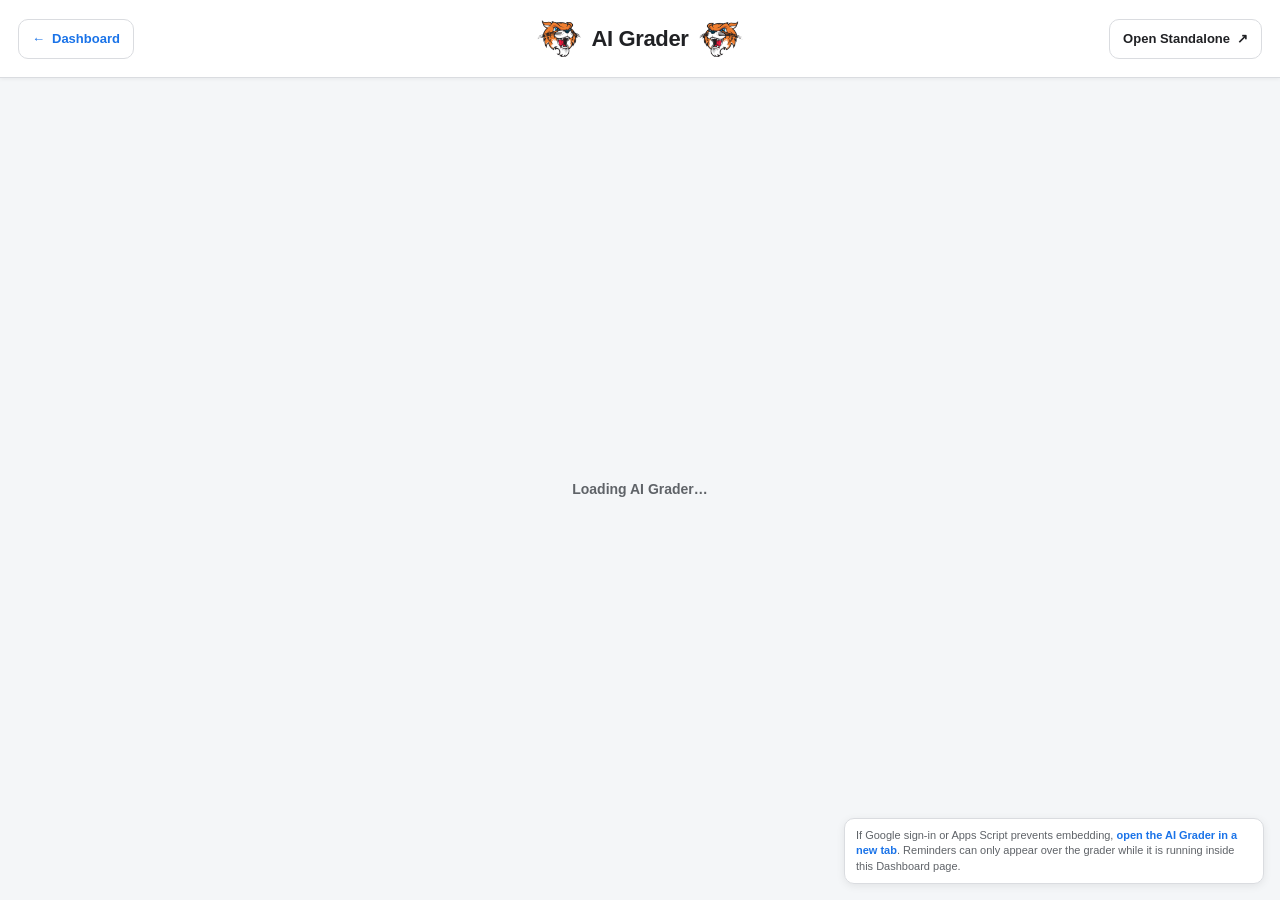
<file: ai-grader.html>
<!DOCTYPE html>
<html lang="en">
<head>
  <meta charset="UTF-8" />
  <meta name="viewport" content="width=device-width, initial-scale=1.0" />
  <title>AI Grader</title>
  <link rel="icon" type="image/png" href="bjh-logo.png">
  <style>
    :root {
      --bg:#f4f6f8;
      --card:#fff;
      --text:#202124;
      --muted:#5f6368;
      --border:#dadce0;
      --blue:#1a73e8;
      --shadow:0 2px 8px rgba(0,0,0,.08);
    }
    * { box-sizing:border-box; }
    html, body {
      margin:0;
      width:100%;
      min-height:100%;
      font-family:Arial,Helvetica,sans-serif;
      background:var(--bg);
      color:var(--text);
    }
    body {
      min-height:100vh;
      display:flex;
      flex-direction:column;
      overflow:hidden;
    }
    button { font:inherit; cursor:pointer; }
    .topbar {
      display:grid;
      grid-template-columns:1fr auto 1fr;
      align-items:center;
      gap:14px;
      min-height:78px;
      padding:12px 18px;
      background:#fff;
      border-bottom:1px solid var(--border);
      box-shadow:0 1px 4px rgba(0,0,0,.06);
      position:relative;
      z-index:3;
    }
    .left, .right { display:flex; align-items:center; gap:9px; }
    .right { justify-content:flex-end; }
    .back, .button {
      min-height:40px;
      display:inline-flex;
      align-items:center;
      justify-content:center;
      gap:7px;
      border:1px solid var(--border);
      border-radius:10px;
      padding:8px 13px;
      background:#fff;
      color:var(--text);
      font-size:13px;
      font-weight:700;
      text-decoration:none;
    }
    .back { color:var(--blue); }
    .back:hover, .button:hover { background:#f8faff; }
    .brand {
      display:flex;
      align-items:center;
      justify-content:center;
      gap:10px;
      min-width:0;
      white-space:nowrap;
    }
    .brand img { width:44px; height:44px; object-fit:contain; }
    .brand img.right-logo { transform:scaleX(-1); }
    .brand h1 { margin:0; font-size:22px; letter-spacing:-.35px; }
    .frame-wrap {
      position:relative;
      flex:1;
      min-height:calc(100vh - 78px);
      background:var(--bg);
    }
    iframe {
      width:100%;
      height:calc(100vh - 78px);
      border:0;
      background:var(--bg);
      display:block;
    }
    .loading {
      position:absolute;
      inset:0;
      display:grid;
      place-items:center;
      background:var(--bg);
      color:var(--muted);
      font-size:14px;
      font-weight:700;
      z-index:1;
      pointer-events:none;
    }
    .loading.hidden { display:none; }
    .frame-fallback {
      position:absolute;
      right:16px;
      bottom:16px;
      z-index:2;
      max-width:420px;
      padding:9px 11px;
      border:1px solid var(--border);
      border-radius:10px;
      background:rgba(255,255,255,.96);
      box-shadow:var(--shadow);
      color:var(--muted);
      font-size:11px;
      line-height:1.4;
    }
    .frame-fallback a {
      color:var(--blue);
      font-weight:800;
      text-decoration:none;
    }
    @media(max-width:760px) {
      .topbar {
        grid-template-columns:auto 1fr auto;
        min-height:66px;
        padding:9px 10px;
      }
      .brand img { display:none; }
      .brand h1 { font-size:18px; }
      .hide-mobile { display:none; }
      iframe { height:calc(100vh - 66px); }
      .frame-wrap { min-height:calc(100vh - 66px); }
      .frame-fallback { left:10px; right:10px; bottom:10px; }
    }
  </style>
</head>
<body>
  <header class="topbar">
    <div class="left">
      <a class="back" href="index.html">← <span class="hide-mobile">Dashboard</span></a>
    </div>

    <div class="brand">
      <img src="bjh-logo.png" alt="BJH Bobcat">
      <h1>AI Grader</h1>
      <img src="bjh-logo.png" class="right-logo" alt="BJH Bobcat">
    </div>

    <div class="right">
      <button id="openStandaloneButton" class="button" type="button">
        <span class="hide-mobile">Open Standalone </span>↗
      </button>
    </div>
  </header>

  <main class="frame-wrap">
    <div id="loading" class="loading">Loading AI Grader…</div>
    <iframe
      id="graderFrame"
      title="Teacher Dashboard AI Grader"
      src="https://script.google.com/macros/s/AKfycbxYdcqElFJbk7qof2BwZX3p0QrNVy7Dx1pWRfES2apFvcAAca4oQTJxEVAGQSTuIk2A/exec"
      allow="clipboard-read; clipboard-write"
    ></iframe>

    <div class="frame-fallback">
      If Google sign-in or Apps Script prevents embedding,
      <a id="fallbackLink" href="https://script.google.com/macros/s/AKfycbxYdcqElFJbk7qof2BwZX3p0QrNVy7Dx1pWRfES2apFvcAAca4oQTJxEVAGQSTuIk2A/exec" target="_blank" rel="noopener noreferrer">open the AI Grader in a new tab</a>.
      Reminders can only appear over the grader while it is running inside this Dashboard page.
    </div>
  </main>

  <script src="shared/dashboard-data.js"></script>
  <script src="shared/bell-service.js"></script>
  <script src="shared/reminder-service.js"></script>

  <script>
  (() => {
    'use strict';

    const GRADER_URL = 'https://script.google.com/macros/s/AKfycbxYdcqElFJbk7qof2BwZX3p0QrNVy7Dx1pWRfES2apFvcAAca4oQTJxEVAGQSTuIk2A/exec';
    const frame = document.getElementById('graderFrame');
    const loading = document.getElementById('loading');
    const openStandaloneButton = document.getElementById('openStandaloneButton');

    frame.addEventListener('load', () => {
      loading.classList.add('hidden');
    });

    openStandaloneButton.addEventListener('click', () => {
      window.open(GRADER_URL, '_blank', 'noopener');
    });
  })();
  </script>
</body>
</html>
</file>
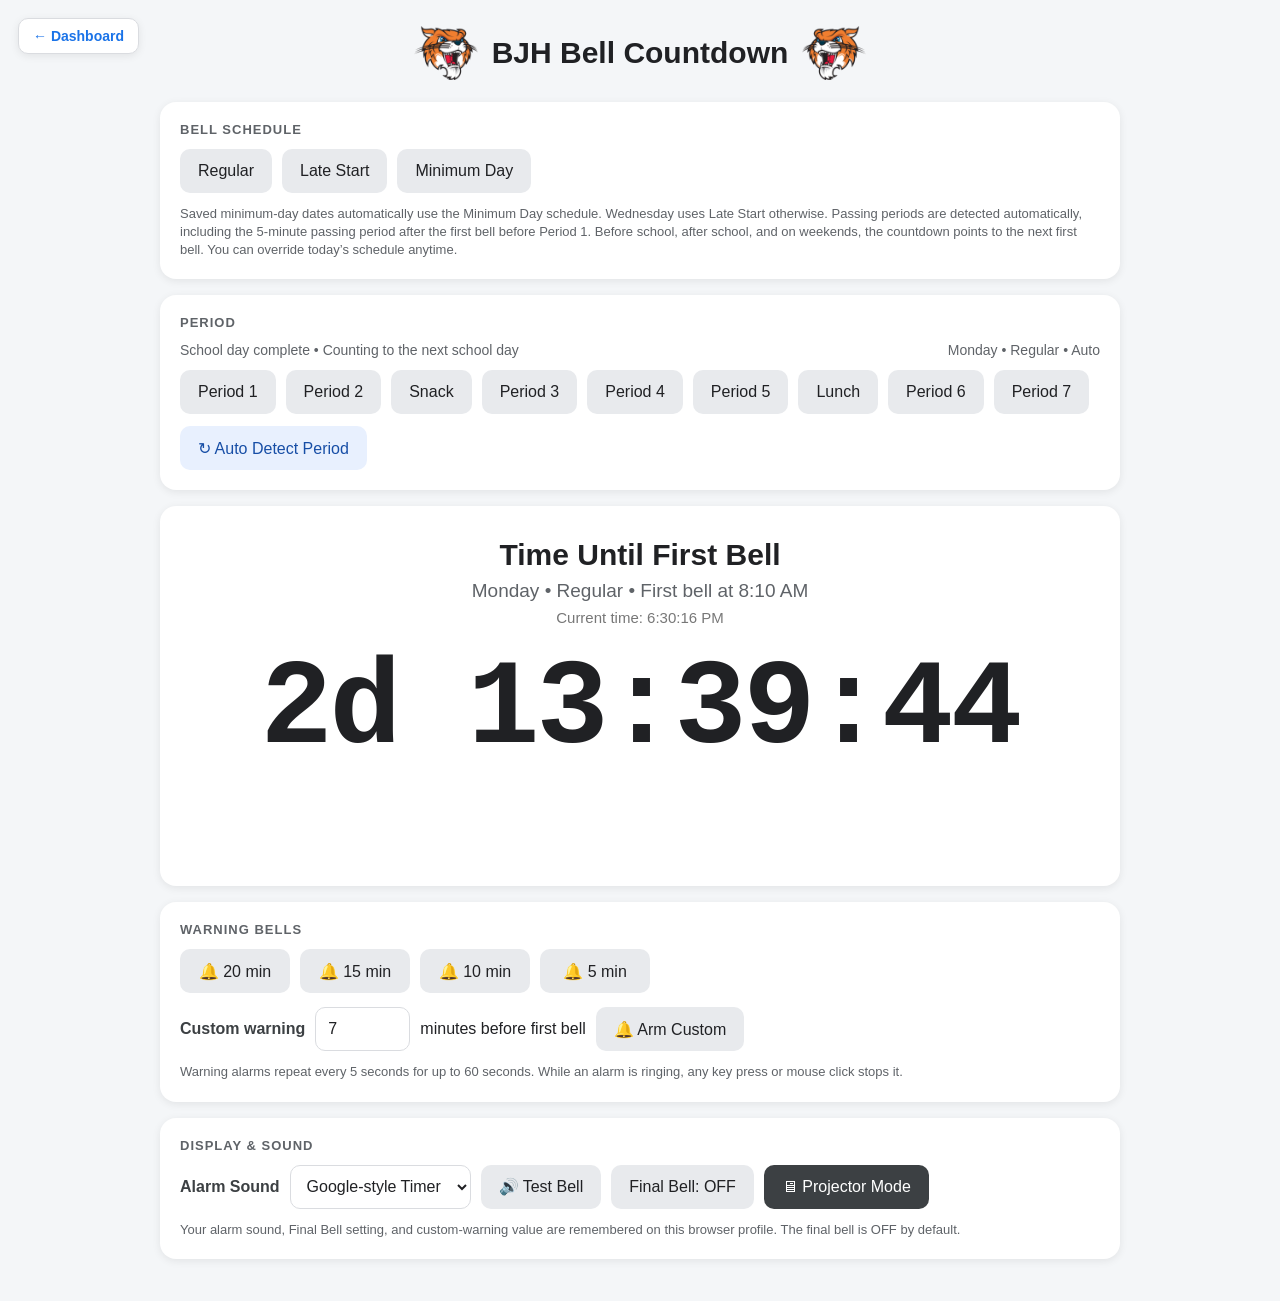
<file: bell-countdown.html>
<!DOCTYPE html>
<html lang="en">
<head>
  <meta charset="utf-8">
  <title>BJH Bell Countdown</title>
  <link rel="icon" type="image/png" href="[data-uri]">
  <meta name="viewport" content="width=device-width, initial-scale=1">

  <style>
    * { box-sizing: border-box; }
    .dashboard-back {
  position: fixed;
  top: 18px;
  left: 18px;
  z-index: 1000;

  display: inline-flex;
  align-items: center;

  padding: 9px 14px;
  border: 1px solid #dadce0;
  border-radius: 10px;

  background: #ffffff;
  color: #1a73e8;

  font-size: 14px;
  font-weight: 700;
  text-decoration: none;

  box-shadow: 0 2px 8px rgba(0, 0, 0, 0.08);

  transition:
    transform 0.15s ease,
    box-shadow 0.15s ease,
    background 0.15s ease;
}

.dashboard-back:hover {
  background: #e8f0fe;
  transform: translateY(-1px);
  box-shadow: 0 4px 12px rgba(0, 0, 0, 0.12);
}

    body {
      margin: 0;
      padding: 26px;
      font-family: Arial, sans-serif;
      background: #f4f6f8;
      color: #202124;
    }

    .app {
      max-width: 960px;
      margin: auto;
    }

    .app-header {
      display: flex;
      align-items: center;
      justify-content: center;
      gap: 14px;
      margin-bottom: 22px;
    }

    .app-header h1 {
      margin: 0;
      text-align: center;
      font-size: 30px;
    }

    .bjh-logo {
      width: 64px;
      height: auto;
      flex-shrink: 0;
    }

    .bjh-logo.right {
      transform: scaleX(-1);
    }

    .section {
      background: white;
      padding: 20px;
      border-radius: 16px;
      margin-bottom: 16px;
      box-shadow: 0 2px 8px rgba(0,0,0,.08);
    }

    .section-title {
      font-size: 13px;
      font-weight: bold;
      color: #5f6368;
      text-transform: uppercase;
      letter-spacing: 1px;
      margin-bottom: 12px;
    }

    .button-row {
      display: flex;
      gap: 10px;
      flex-wrap: wrap;
      align-items: center;
    }

    button,
    select,
    input {
      min-height: 44px;
      font-size: 16px;
    }

    button {
      border: none;
      border-radius: 10px;
      padding: 12px 18px;
      cursor: pointer;
      background: #e8eaed;
      color: #202124;
      transition: .15s;
    }

    button:hover { background: #dadce0; }
    button.selected { background: #1a73e8; color: white; }
    button.armed { background: #188038; color: white; }
    button.fired { background: #5f6368; color: white; }
    button.toggle-on { background: #188038; color: white; }
    button.projector { background: #3c4043; color: white; }
    button.auto-button { background: #e8f0fe; color: #174ea6; }

    .top-status {
      display: flex;
      justify-content: space-between;
      gap: 12px;
      flex-wrap: wrap;
      margin-bottom: 12px;
      color: #5f6368;
      font-size: 14px;
    }

    .countdown-card {
      text-align: center;
      padding: 32px 20px;
    }

    #periodName {
      font-size: 30px;
      font-weight: 700;
      margin-bottom: 8px;
    }

    #endTime {
      font-size: 19px;
      color: #5f6368;
    }

    #currentTime {
      margin-top: 7px;
      font-size: 15px;
      color: #777;
    }

    #countdown {
      font-size: clamp(64px, 12vw, 120px);
      font-weight: 700;
      font-family: ui-monospace, SFMono-Regular, Menlo, Consolas, monospace;
      margin: 24px 0;
      line-height: 1;
      letter-spacing: -3px;
    }

    #message {
      min-height: 26px;
      font-size: 18px;
      font-weight: 700;
    }

    #armedSummary {
      min-height: 22px;
      margin-top: 12px;
      color: #5f6368;
      font-size: 16px;
      font-weight: 700;
      line-height: 1.5;
    }

    .ringer-button { min-width: 110px; }

    .small-note {
      color: #5f6368;
      font-size: 13px;
      margin-top: 12px;
      line-height: 1.4;
    }

    .sound-control,
    .custom-warning-control {
      display: flex;
      align-items: center;
      gap: 10px;
      flex-wrap: wrap;
    }

    .sound-control label,
    .custom-warning-control label {
      font-weight: 700;
      color: #3c4043;
    }

    .sound-control select,
    .custom-warning-control input {
      border: 1px solid #dadce0;
      border-radius: 10px;
      padding: 8px 12px;
      background: white;
      color: #202124;
    }

    .custom-warning-control input { width: 95px; }

    .stop-alarm {
      display: none;
      margin-top: 18px;
      background: #d93025;
      color: white;
      font-weight: bold;
      padding: 14px 24px;
    }

    .stop-alarm.visible {
      display: inline-flex;
      align-items: center;
      justify-content: center;
    }

    .projector-exit {
      display: none;
      position: fixed;
      right: 18px;
      top: 18px;
      z-index: 9999;
      background: rgba(32,33,36,.88);
      color: white;
    }

    /* PROJECTOR MODE */
    body.projector-mode {
      background: #111;
      color: white;
      padding: 18px;
    }

    body.projector-mode .controls,
    body.projector-mode .app-header {
      display: none;
    }

    body.projector-mode .app { max-width: none; }

    body.projector-mode .countdown-card {
      background: #111;
      color: white;
      box-shadow: none;
      min-height: 90vh;
      display: flex;
      flex-direction: column;
      align-items: center;
      justify-content: center;
      margin: 0;
    }

    body.projector-mode #periodName {
      font-size: clamp(42px, 7vw, 80px);
    }

    body.projector-mode #endTime {
      font-size: clamp(22px, 3vw, 38px);
      color: #d0d0d0;
    }

    body.projector-mode #currentTime {
      font-size: clamp(16px, 2vw, 24px);
      color: #bdbdbd;
    }

    body.projector-mode #countdown {
      font-size: clamp(110px, 22vw, 260px);
      margin: 34px 0;
    }

    body.projector-mode #message {
      font-size: clamp(20px, 3vw, 36px);
    }

    body.projector-mode #armedSummary {
      font-size: clamp(16px, 2vw, 26px);
      color: #d0d0d0;
    }

    body.projector-mode .stop-alarm.visible {
      display: inline-flex;
      font-size: clamp(18px, 2.5vw, 30px);
      padding: 16px 28px;
    }

    body.projector-mode .projector-exit { display: block; }

    @media (max-width: 600px) {
      body { padding: 12px; }
      button { flex-grow: 1; }
      .countdown-card { padding: 26px 12px; }

      .app-header {
        gap: 8px;
        margin-bottom: 16px;
      }

      .app-header h1 { font-size: 23px; }
      .bjh-logo { width: 46px; }

      .sound-control,
      .custom-warning-control { width: 100%; }

      .sound-control select {
        flex: 1;
        min-width: 0;
      }
    }
  </style>
</head>

<body>
<a class="dashboard-back" href="index.html">← Dashboard</a>
<button id="exitProjector" class="projector-exit" type="button">
  Exit Projector Mode
</button>

<div class="app">

  <div class="app-header">
    <img id="leftLogo" src="bjh-logo.png" class="bjh-logo" alt="BJH Bobcat">
    <h1>BJH Bell Countdown</h1>
    <img id="rightLogo" src="bjh-logo.png" class="bjh-logo right" alt="BJH Bobcat">
  </div>

  <div class="section controls">
    <div class="section-title">Bell Schedule</div>

    <div class="button-row">
      <button class="schedule-button" data-schedule="regular" type="button">Regular</button>
      <button class="schedule-button" data-schedule="lateStart" type="button">Late Start</button>
      <button class="schedule-button" data-schedule="minimum" type="button">Minimum Day</button>
    </div>

    <div class="small-note">
      Saved minimum-day dates automatically use the Minimum Day schedule. Wednesday uses Late Start otherwise. Passing periods are detected automatically, including the 5-minute passing period after the first bell before Period 1. Before school, after school, and on weekends, the countdown points to the next first bell. You can override today’s schedule anytime.
    </div>
  </div>

  <div class="section controls">
    <div class="section-title">Period</div>

    <div class="top-status">
      <span id="autoStatus">Auto Detect is on</span>
      <span id="scheduleLabel"></span>
    </div>

    <div id="periodButtons" class="button-row"></div>

    <div class="button-row" style="margin-top:12px;">
      <button id="autoDetect" class="auto-button" type="button">
        ↻ Auto Detect Period
      </button>
    </div>
  </div>

  <div class="section countdown-card">
    <div id="periodName">Finding current period…</div>
    <div id="endTime"></div>
    <div id="currentTime">Current time: --:--:--</div>
    <div id="countdown">--:--</div>
    <div id="message"></div>
    <div id="armedSummary"></div>

    <button id="stopAlarm" class="stop-alarm" type="button">
      ⏹ Stop Alarm
    </button>
  </div>

  <div class="section controls">
    <div class="section-title">Warning Bells</div>

    <div class="button-row">
      <button class="ringer-button" data-minutes="20" type="button">🔔 20 min</button>
      <button class="ringer-button" data-minutes="15" type="button">🔔 15 min</button>
      <button class="ringer-button" data-minutes="10" type="button">🔔 10 min</button>
      <button class="ringer-button" data-minutes="5" type="button">🔔 5 min</button>
    </div>

    <div class="custom-warning-control" style="margin-top:14px;">
      <label for="customWarningMinutes">Custom warning</label>

      <input
        id="customWarningMinutes"
        type="number"
        min="1"
        max="180"
        step="1"
        value="7"
        inputmode="numeric"
        aria-label="Custom warning minutes">

      <span id="customWarningContext">minutes before end</span>

      <button id="customWarningButton" type="button">
        🔔 Arm Custom
      </button>
    </div>

    <div class="small-note">
      Warning alarms repeat every 5 seconds for up to 60 seconds.
      While an alarm is ringing, any key press or mouse click stops it.
    </div>
  </div>

  <div class="section controls">
    <div class="section-title">Display &amp; Sound</div>

    <div class="button-row">
      <div class="sound-control">
        <label for="alarmSound">Alarm Sound</label>

        <select id="alarmSound">
          <option value="googleStyle">Google-style Timer</option>
          <option value="chime">Chime</option>
          <option value="schoolBell">School Bell</option>
          <option value="alarm">Alarm</option>
          <option value="tripleBeep">Triple Beep</option>
        </select>
      </div>

      <button id="testBell" type="button">🔊 Test Bell</button>

      <button id="finalBellToggle" type="button" aria-pressed="false">
        Final Bell: OFF
      </button>

      <button id="projectorMode" class="projector" type="button">
        🖥 Projector Mode
      </button>
    </div>

    <div class="small-note">
      Your alarm sound, Final Bell setting, and custom-warning value are remembered
      on this browser profile. The final bell is OFF by default.
    </div>
  </div>

</div>

<script src="shared/dashboard-data.js"></script>
<script src="shared/bell-service.js"></script>
  <script src="shared/reminder-service.js"></script>
<script>

(() => {
  "use strict";

  const el = id => document.getElementById(id);

  const periodButtons = el("periodButtons");
  const periodName = el("periodName");
  const endTime = el("endTime");
  const currentTime = el("currentTime");
  const countdown = el("countdown");
  const message = el("message");
  const armedSummary = el("armedSummary");
  const stopAlarm = el("stopAlarm");
  const alarmSound = el("alarmSound");
  const finalBellToggle = el("finalBellToggle");
  const customWarningMinutes = el("customWarningMinutes");
  const customWarningButton = el("customWarningButton");

  let lastScheduleKey = "";
  let lastTargetKey = "";
  let lastWarningFire = "";

  function updateCurrentTime() {
    currentTime.textContent =
      "Current time: " +
      new Date().toLocaleTimeString([], {
        hour: "numeric",
        minute: "2-digit",
        second: "2-digit"
      });
  }

  function buildPeriodButtons(snapshot) {
    if (
      snapshot.scheduleKey === lastScheduleKey &&
      periodButtons.children.length === snapshot.schedule.length
    ) {
      return;
    }

    lastScheduleKey = snapshot.scheduleKey;
    periodButtons.innerHTML = "";

    snapshot.schedule.forEach(entry => {
      const button = document.createElement("button");
      button.type = "button";
      button.dataset.entryName = entry.name;
      button.textContent = entry.name;

      button.addEventListener("click", () => {
        BellService.setManualEntry(entry.name);
        message.textContent = "";
        render();
      });

      periodButtons.appendChild(button);
    });
  }

  function updateScheduleButtons(snapshot) {
    const targetIsToday =
      snapshot.targetDateKey === snapshot.dateKey;

    document.querySelectorAll(".schedule-button").forEach(button => {
      button.classList.toggle(
        "selected",
        targetIsToday &&
        button.dataset.schedule === snapshot.scheduleKey
      );
    });

    if (snapshot.countdownType === "schoolStart" && !targetIsToday) {
      el("scheduleLabel").textContent =
        `${snapshot.targetDayLabel} • ${snapshot.scheduleLabel} • Auto`;
    } else {
      el("scheduleLabel").textContent =
        snapshot.scheduleLabel +
        (snapshot.scheduleMode === "auto" ? " • Auto" : " • Manual");
    }
  }

  function renderWarningButtons(snapshot = BellService.getSnapshot()) {
    const warnings = BellService.getWarnings();

    document.querySelectorAll(".ringer-button").forEach(button => {
      const minutes = Number(button.dataset.minutes);
      const warning = warnings.find(item => item.minutes === minutes);

      button.classList.toggle("armed", warning?.status === "armed");
      button.classList.toggle("fired", warning?.status === "fired");

      button.textContent =
        warning?.status === "armed"
          ? `✓ ${minutes} min`
          : `🔔 ${minutes} min`;
    });

    const customMinutes =
      Math.floor(Number(customWarningMinutes.value));

    const customWarning =
      warnings.find(item => item.minutes === customMinutes);

    const customIsArmed =
      customWarning?.status === "armed";

    customWarningButton.classList.toggle(
      "armed",
      customIsArmed
    );

    customWarningButton.textContent =
      customIsArmed
        ? `✓ ${customMinutes} min Armed`
        : "🔔 Arm Custom";

    const armed = warnings
      .filter(item => item.status === "armed")
      .sort((a,b) => b.minutes - a.minutes);

    const beforeSchoolTarget =
      snapshot.countdownType === "schoolStart";
    const passingTarget =
      snapshot.countdownType === "passingPeriod";

    el("customWarningContext").textContent =
      beforeSchoolTarget
        ? "minutes before first bell"
        : passingTarget
          ? "minutes before passing period ends"
          : "minutes before end";

    armedSummary.replaceChildren();

    armed.forEach(item => {
      const line = document.createElement("div");
      line.textContent = beforeSchoolTarget
        ? `${item.minutes}-minute warning before first bell armed.`
        : passingTarget
          ? `${item.minutes}-minute warning before passing period ends armed.`
          : `${item.minutes}-minute warning armed.`;
      armedSummary.appendChild(line);
    });

    stopAlarm.classList.toggle(
      "visible",
      BellService.isAlarmActive()
    );
  }

  function renderPreferences() {
    const prefs = BellService.getPreferences();

    alarmSound.value = prefs.alarmSound;
    customWarningMinutes.value = prefs.customWarningMinutes;

    finalBellToggle.classList.toggle(
      "toggle-on",
      prefs.finalBellEnabled
    );

    finalBellToggle.setAttribute(
      "aria-pressed",
      String(prefs.finalBellEnabled)
    );

    finalBellToggle.textContent =
      "Final Bell: " +
      (prefs.finalBellEnabled ? "ON" : "OFF");
  }

  function render() {
    const snapshot = BellService.getSnapshot();

    buildPeriodButtons(snapshot);
    updateScheduleButtons(snapshot);
    updateCurrentTime();

    if (snapshot.countdownType === "schoolStart") {
      periodName.textContent = "Time Until First Bell";
      endTime.textContent =
        `${snapshot.targetDayLabel} • ${snapshot.scheduleLabel} • First bell at ${BellService.formatClockTime(snapshot.targetTime)}`;
      countdown.textContent = snapshot.displayCountdown;
    } else if (snapshot.countdownType === "passingPeriod") {
      periodName.textContent = "Passing Period";
      endTime.textContent =
        "Ends at " +
        BellService.formatClockTime(snapshot.targetTime);
      countdown.textContent = snapshot.displayCountdown;
    } else {
      periodName.textContent = snapshot.entry.name;
      endTime.textContent =
        "Ends at " +
        BellService.formatClockTime(snapshot.targetTime);
      countdown.textContent = snapshot.displayCountdown;
    }

    if (snapshot.phase === "weekend") {
      el("autoStatus").textContent =
        "Weekend • Counting to the next school day";
    } else if (snapshot.phase === "afterSchool") {
      el("autoStatus").textContent =
        "School day complete • Counting to the next school day";
    } else if (snapshot.phase === "beforeSchool") {
      el("autoStatus").textContent =
        "Before school • Counting to first bell";
    } else if (snapshot.phase === "passing") {
      el("autoStatus").textContent =
        "Passing period • Auto Detect is on";
    } else {
      el("autoStatus").textContent =
        snapshot.manualEntry
          ? "Manual period override"
          : "Auto Detect is on";
    }

    [...periodButtons.children].forEach(button => {
      button.classList.toggle(
        "selected",
        button.dataset.entryName === snapshot.entry?.name
      );
    });

    if (snapshot.targetKey !== lastTargetKey) {
      lastTargetKey = snapshot.targetKey;
      if (message.textContent.startsWith("🔔")) {
        message.textContent = "";
      }
    }

    renderWarningButtons(snapshot);
  }

  document.querySelectorAll(".schedule-button").forEach(button => {
    button.addEventListener("click", () => {
      BellService.setScheduleMode(button.dataset.schedule);
      message.textContent = "";
      render();
    });
  });

  el("autoDetect").addEventListener("click", () => {
    BellService.clearManualEntry();
    message.textContent = "";
    render();
  });

  document.querySelectorAll(".ringer-button").forEach(button => {
    button.addEventListener("click", async () => {
      try {
        await BellService.enableAudio();
        BellService.toggleWarning(Number(button.dataset.minutes));
        message.textContent = "";
      } catch (error) {
        message.textContent = error.message;
      }

      render();
    });
  });

  customWarningButton.addEventListener("click", async () => {
    try {
      await BellService.enableAudio();

      const minutes = Math.floor(Number(customWarningMinutes.value));

      BellService.setPreferences({
        customWarningMinutes: minutes
      });

      BellService.toggleWarning(minutes);
      message.textContent = "";
    } catch (error) {
      message.textContent = error.message;
    }

    renderPreferences();
    render();
  });

  customWarningMinutes.addEventListener("input", () => {
    renderWarningButtons();
  });

  customWarningMinutes.addEventListener("change", () => {
    let minutes = Math.floor(Number(customWarningMinutes.value) || 7);
    minutes = Math.max(1, Math.min(180, minutes));
    customWarningMinutes.value = minutes;

    BellService.setPreferences({
      customWarningMinutes: minutes
    });
  });

  alarmSound.addEventListener("change", async () => {
    BellService.setPreferences({
      alarmSound: alarmSound.value
    });

    await BellService.enableAudio();
  });

  el("testBell").addEventListener("click", async () => {
    await BellService.playSelectedSoundOnce();
  });

  finalBellToggle.addEventListener("click", async () => {
    await BellService.enableAudio();

    const prefs = BellService.getPreferences();

    BellService.setPreferences({
      finalBellEnabled: !prefs.finalBellEnabled
    });

    renderPreferences();
  });

  stopAlarm.addEventListener("click", event => {
    event.stopPropagation();
    BellService.stopAlarm();
    message.textContent = "Alarm stopped.";
    render();
  });

  async function enterProjectorMode() {
    document.body.classList.add("projector-mode");

    if (
      document.documentElement.requestFullscreen &&
      !document.fullscreenElement
    ) {
      try {
        await document.documentElement.requestFullscreen();
      } catch (error) {}
    }
  }

  async function exitProjectorMode() {
    document.body.classList.remove("projector-mode");

    if (
      document.fullscreenElement &&
      document.exitFullscreen
    ) {
      try {
        await document.exitFullscreen();
      } catch (error) {}
    }
  }

  el("projectorMode").addEventListener(
    "click",
    enterProjectorMode
  );

  el("exitProjector").addEventListener(
    "click",
    exitProjectorMode
  );

  document.addEventListener("fullscreenchange", () => {
    if (!document.fullscreenElement) {
      document.body.classList.remove("projector-mode");
    }
  });

  window.addEventListener(
    BellService.changeEvent,
    event => {
      if (
        event.detail?.type === "warning-fired"
      ) {
        const key =
          `${event.detail.targetKey}|${event.detail.minutes}`;

        if (key !== lastWarningFire) {
          lastWarningFire = key;
          const snapshot = BellService.getSnapshot();
          message.textContent =
            snapshot.countdownType === "schoolStart"
              ? `🔔 ${event.detail.minutes} minutes until first bell!`
              : snapshot.countdownType === "passingPeriod"
                ? `🔔 ${event.detail.minutes} minutes until passing period ends!`
                : `🔔 ${event.detail.minutes} minutes remaining!`;
        }
      } else if (
        event.detail?.type === "alarm-stopped" &&
        BellService.isAlarmActive() === false
      ) {
        if (
          !message.textContent.startsWith("🔔")
        ) {
          message.textContent = "Alarm stopped.";
        }
      }

      render();
    }
  );

  window.addEventListener(
    DashboardData.changeEvent,
    render
  );

  renderPreferences();
  render();
  setInterval(render, 500);
})();

</script>

</body>
</html>
</file>
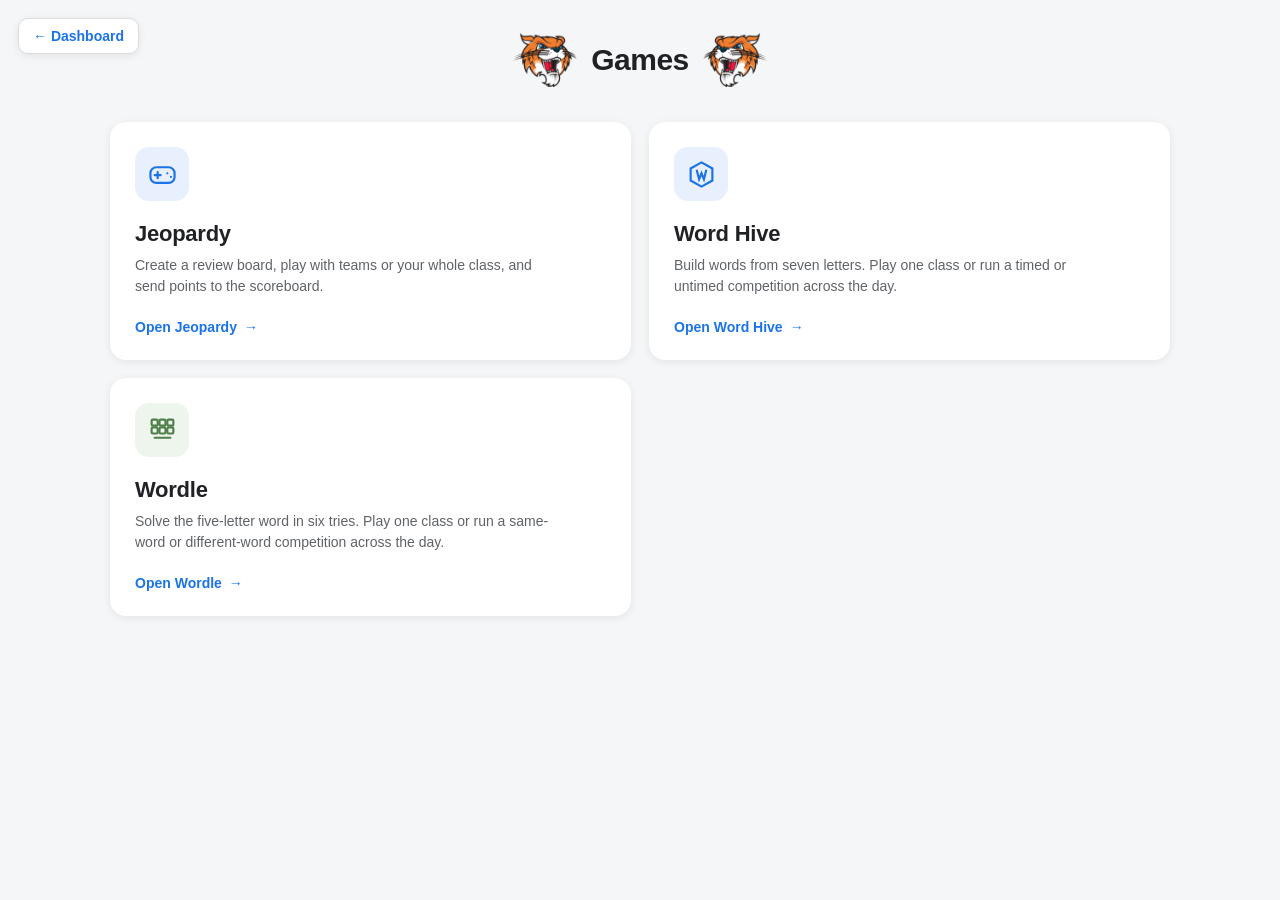
<file: games.html>
<!DOCTYPE html><html lang="en"><head><meta charset="UTF-8"><meta name="viewport" content="width=device-width, initial-scale=1"><title>Games | Teacher Dashboard</title><link rel="icon" href="bjh-logo.png"><style>
    :root {
      --bg: #f4f6f8;
      --card: #ffffff;
      --text: #202124;
      --muted: #5f6368;
      --border: #dadce0;
      --blue: #1a73e8;
      --blue-light: #e8f0fe;
      --green: #188038;
      --shadow: 0 2px 8px rgba(0,0,0,.08);
      --shadow-hover: 0 8px 24px rgba(0,0,0,.12);
      --radius: 16px;
    }

    * {
      box-sizing: border-box;
    }

    .dashboard-back {
      position: fixed; top: 18px; left: 18px; z-index: 1000; display: inline-flex; align-items: center;
      padding: 9px 14px; border: 1px solid #dadce0; border-radius: 10px; background: #fff; color: #1a73e8;
      font-size: 14px; font-weight: 700; text-decoration: none; box-shadow: 0 2px 8px rgba(0,0,0,.08);
      transition: transform .15s ease, box-shadow .15s ease, background .15s ease;
    }
    .dashboard-back:hover { background:#e8f0fe; transform:translateY(-1px); box-shadow:0 4px 12px rgba(0,0,0,.12); }

    html {
      min-height: 100%;
    }

    body {
      margin: 0;
      min-height: 100vh;
      background: var(--bg);
      color: var(--text);
      font-family: Arial, Helvetica, sans-serif;
    }

    a {
      color: inherit;
      text-decoration: none;
    }

    .app {
      position: relative;
      max-width: 1100px;
      margin: 0 auto;
      padding: 28px 20px 48px;
    }

    /* HEADER */
    .app-header {
      display: flex;
      align-items: center;
      justify-content: center;
      gap: 14px;
      margin-bottom: 30px;
      white-space: nowrap;
    }

    .app-header h1 {
      margin: 0;
      font-size: 30px;
      font-weight: 700;
      letter-spacing: -.5px;
    }

    .bjh-logo {
      width: 64px;
      height: 64px;
      object-fit: contain;
    }

    .bjh-logo.right {
      transform: scaleX(-1);
    }

    /* INTRO */
    .welcome-card {
      background: var(--card);
      border-radius: var(--radius);
      box-shadow: var(--shadow);
      padding: 22px 24px;
      margin-bottom: 18px;
      text-align: center;
    }

    .welcome-title {
      font-size: 20px;
      font-weight: 700;
      margin-bottom: 5px;
    }

    .welcome-text {
      color: var(--muted);
      font-size: 14px;
      line-height: 1.45;
    }

    /* UTILITY GRID */
    .utility-grid {
      display: grid;
      grid-template-columns: repeat(2, minmax(0, 1fr));
      gap: 18px;
    }

    .utility-card {
      position: relative;
      display: flex;
      flex-direction: column;
      min-height: 230px;
      overflow: hidden;
      background: var(--card);
      border: 1px solid transparent;
      border-radius: var(--radius);
      box-shadow: var(--shadow);
      padding: 24px;
      transition:
        transform .16s ease,
        box-shadow .16s ease,
        border-color .16s ease;
    }

    .utility-card:hover {
      transform: translateY(-3px);
      box-shadow: var(--shadow-hover);
      border-color: #cbd8ee;
    }

    .utility-card:focus-visible {
      outline: 3px solid rgba(26,115,232,.25);
      outline-offset: 3px;
    }

    .utility-icon {
      width: 54px;
      height: 54px;
      display: grid;
      place-items: center;
      margin-bottom: 20px;
      border-radius: 14px;
      background: var(--blue-light);
      color: var(--blue);
    }

    .utility-icon svg {
      width: 29px;
      height: 29px;
      stroke: currentColor;
    }

    .utility-title {
      margin: 0 0 8px;
      font-size: 22px;
      font-weight: 700;
      letter-spacing: -.25px;
    }

    .utility-description {
      margin: 0;
      color: var(--muted);
      font-size: 14px;
      line-height: 1.5;
      max-width: 430px;
    }

    .open-row {
      display: flex;
      align-items: center;
      gap: 7px;
      margin-top: auto;
      padding-top: 22px;
      color: var(--blue);
      font-size: 14px;
      font-weight: 700;
    }

    .open-arrow {
      display: inline-block;
      transition: transform .16s ease;
    }

    .utility-card:hover .open-arrow,
    .settings-card:hover .open-arrow {
      transform: translateX(4px);
    }

    /* SHARED DASHBOARD SETTINGS */
    .settings-card {
      grid-column: 1 / -1;
      display: flex;
      align-items: center;
      gap: 18px;
      min-height: 126px;
      background: var(--card);
      border: 1px solid transparent;
      border-radius: var(--radius);
      box-shadow: var(--shadow);
      padding: 22px 24px;
      transition:
        transform .16s ease,
        box-shadow .16s ease,
        border-color .16s ease;
    }

    .settings-card:hover {
      transform: translateY(-2px);
      box-shadow: var(--shadow-hover);
      border-color: #cbd8ee;
    }

    .settings-card:focus-visible {
      outline: 3px solid rgba(26,115,232,.25);
      outline-offset: 3px;
    }

    .settings-card .utility-icon {
      margin: 0;
      flex: 0 0 auto;
    }

    .settings-copy {
      min-width: 0;
      flex: 1;
    }

    .settings-copy .utility-title {
      font-size: 19px;
      margin-bottom: 5px;
    }

    .settings-open {
      flex: 0 0 auto;
      color: var(--blue);
      font-size: 14px;
      font-weight: 700;
      display: flex;
      align-items: center;
      gap: 7px;
      white-space: nowrap;
    }

    .dashboard-bell-corner {
      position: absolute;
      top: 28px;
      right: 20px;
      z-index: 40;
    }

    /* FOOTER */
    .dashboard-footer {
      margin-top: 24px;
      text-align: center;
      color: var(--muted);
      font-size: 12px;
    }

    /* RESPONSIVE */
    @media (max-width: 900px) {
      .dashboard-bell-corner {
        position: static;
        display: flex;
        justify-content: center;
        margin: -12px 0 18px;
      }
    }

    @media (max-width: 700px) {
      .dashboard-back { position: static; margin: 12px 14px 0; }
      .app {
        padding: 20px 14px 36px;
      }

      .app-header {
        gap: 8px;
        margin-bottom: 20px;
      }

      .app-header h1 {
        font-size: 23px;
      }

      .bjh-logo {
        width: 46px;
        height: 46px;
      }

      .welcome-card {
        padding: 18px;
      }

      .utility-grid {
        grid-template-columns: 1fr;
        gap: 14px;
      }

      .utility-card {
        min-height: 205px;
        padding: 20px;
      }

      .settings-card {
        grid-column: auto;
        align-items: flex-start;
        min-height: 0;
        padding: 20px;
      }

      .settings-open {
        margin-left: auto;
      }
    }

    @media (max-width: 520px) {
      .settings-card {
        flex-wrap: wrap;
      }

      .settings-copy {
        flex-basis: calc(100% - 72px);
      }

      .settings-open {
        width: 100%;
        margin-left: 72px;
      }
    }

    @media (max-width: 410px) {
      .app-header h1 {
        font-size: 21px;
      }

      .bjh-logo {
        width: 42px;
        height: 42px;
      }
    }

    @media (prefers-reduced-motion: reduce) {
      .utility-card,
      .settings-card,
      .open-arrow {
        transition: none;
      }
    }
  </style></head><body><a class="dashboard-back" href="index.html">← Dashboard</a><main class="app"><header class="app-header"><img src="bjh-logo.png" class="bjh-logo" alt="BJH Bobcat"><h1>Games</h1><img src="bjh-logo.png" class="bjh-logo right" alt="BJH Bobcat"></header><section class="utility-grid" aria-label="Classroom games"><a class="utility-card" href="jeopardy.html"><div class="utility-icon" aria-hidden="true"><svg viewBox="0 0 24 24" fill="none" stroke-width="1.8" stroke-linecap="round" stroke-linejoin="round"><rect x="2" y="6" width="20" height="13" rx="5"/><path d="M8 10v5M5.5 12.5h5M16 11h.01M19 14h.01"/></svg></div><h2 class="utility-title">Jeopardy</h2><p class="utility-description">Create a review board, play with teams or your whole class, and send points to the scoreboard.</p><div class="open-row">Open Jeopardy <span class="open-arrow">→</span></div></a><a class="utility-card" href="word-hive.html"><div class="utility-icon" aria-hidden="true"><svg viewBox="0 0 24 24" fill="none" stroke-width="1.8"><path d="M12 2 21 7v10l-9 5-9-5V7Z"/><path d="m8 8 2 8 2-5 2 5 2-8"/></svg></div><h2 class="utility-title">Word Hive</h2><p class="utility-description">Build words from seven letters. Play one class or run a timed or untimed competition across the day.</p><div class="open-row">Open Word Hive <span class="open-arrow">→</span></div></a><a class="utility-card" href="wordle.html"><div class="utility-icon" aria-hidden="true" style="background:#eef5ec;color:#4f7f49"><svg viewBox="0 0 24 24" fill="none" stroke-width="1.8" stroke-linecap="round" stroke-linejoin="round"><rect x="3" y="3" width="5" height="5" rx="1"/><rect x="9.5" y="3" width="5" height="5" rx="1"/><rect x="16" y="3" width="5" height="5" rx="1"/><rect x="3" y="9.5" width="5" height="5" rx="1"/><rect x="9.5" y="9.5" width="5" height="5" rx="1"/><rect x="16" y="9.5" width="5" height="5" rx="1"/><path d="M5.5 18h13"/></svg></div><h2 class="utility-title">Wordle</h2><p class="utility-description">Solve the five-letter word in six tries. Play one class or run a same-word or different-word competition across the day.</p><div class="open-row">Open Wordle <span class="open-arrow">→</span></div></a></section></main><script src="shared/dashboard-data.js"></script><script src="shared/bell-service.js"></script><script src="shared/reminder-service.js"></script></body></html>
</file>
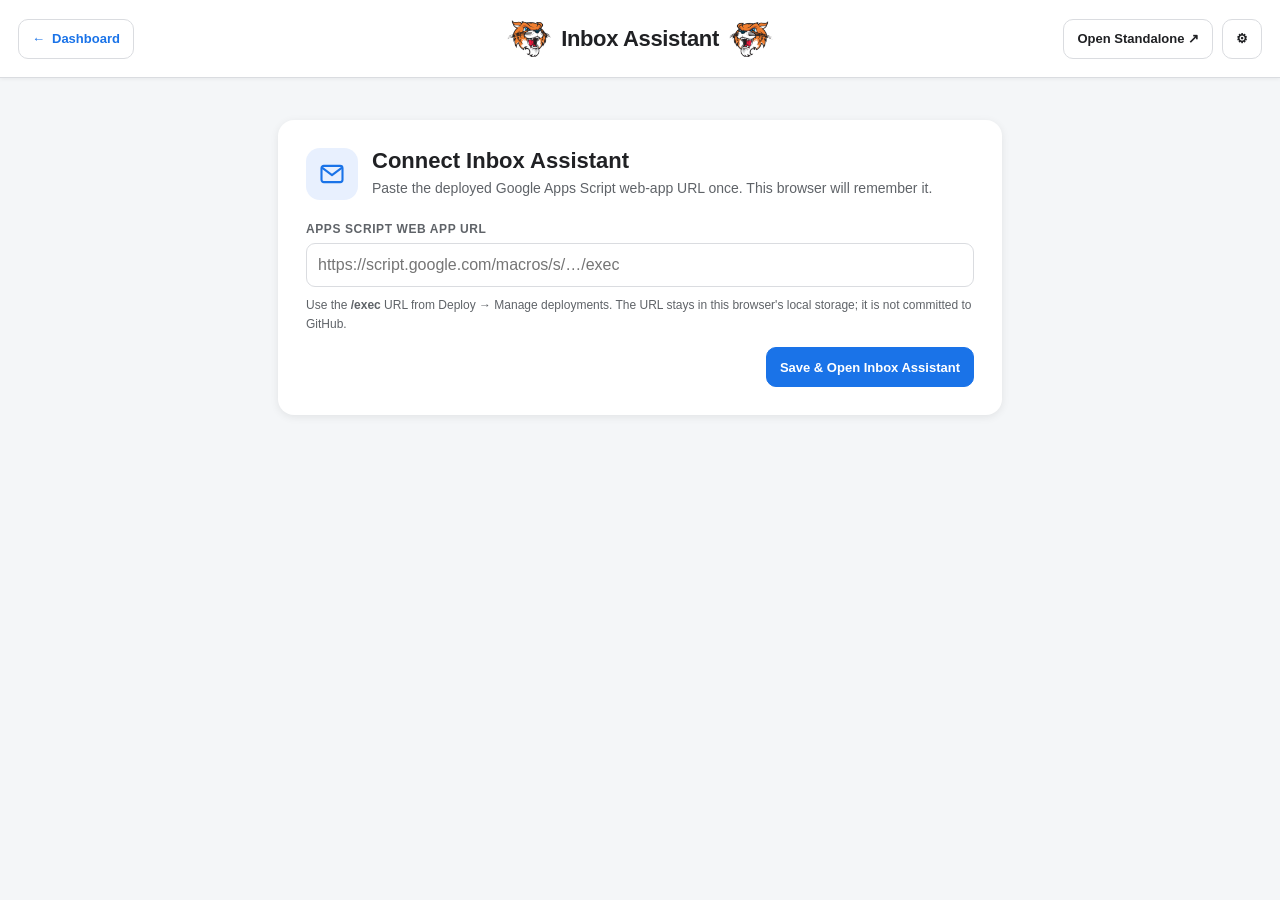
<file: inbox-assistant.html>
<!DOCTYPE html>
<html lang="en">
<head>
  <meta charset="UTF-8" />
  <meta name="viewport" content="width=device-width, initial-scale=1.0" />
  <title>Inbox Assistant</title>
  <link rel="icon" type="image/png" href="bjh-logo.png">
  <style>
    :root {
      --bg:#f4f6f8; --card:#fff; --text:#202124; --muted:#5f6368;
      --border:#dadce0; --blue:#1a73e8; --blue-light:#e8f0fe;
      --red:#b3261e; --shadow:0 2px 8px rgba(0,0,0,.08); --radius:16px;
    }
    *{box-sizing:border-box}
    html,body{margin:0;min-height:100%;font-family:Arial,Helvetica,sans-serif;background:var(--bg);color:var(--text)}
    body{min-height:100vh;display:flex;flex-direction:column}
    button,input{font:inherit}
    button{cursor:pointer}
    .topbar{
      display:grid;grid-template-columns:1fr auto 1fr;align-items:center;gap:14px;
      min-height:78px;padding:12px 18px;background:#fff;border-bottom:1px solid var(--border);
      box-shadow:0 1px 4px rgba(0,0,0,.06);position:relative;z-index:3;
    }
    .left,.right{display:flex;align-items:center;gap:9px}
    .right{justify-content:flex-end}
    .back,.button{
      min-height:40px;display:inline-flex;align-items:center;justify-content:center;gap:7px;
      border:1px solid var(--border);border-radius:10px;padding:8px 13px;background:#fff;
      color:var(--text);font-size:13px;font-weight:700;text-decoration:none;
    }
    .back{color:var(--blue)}
    .button.primary{background:var(--blue);border-color:var(--blue);color:#fff}
    .button:hover,.back:hover{background:#f8faff}
    .button.primary:hover{filter:brightness(.97)}
    .brand{display:flex;align-items:center;justify-content:center;gap:10px;min-width:0;white-space:nowrap}
    .brand img{width:44px;height:44px;object-fit:contain}
    .brand img.right-logo{transform:scaleX(-1)}
    .brand h1{font-size:22px;margin:0;letter-spacing:-.35px}
    .frame-wrap{position:relative;flex:1;min-height:calc(100vh - 78px)}
    iframe{width:100%;height:calc(100vh - 78px);border:0;background:#f4f6f8;display:block}
    .setup{
      max-width:760px;margin:42px auto;padding:0 18px;
    }
    .card{background:var(--card);border-radius:var(--radius);box-shadow:var(--shadow);padding:28px}
    .setup-header{display:flex;align-items:center;gap:14px;margin-bottom:18px}
    .icon{width:52px;height:52px;border-radius:14px;background:var(--blue-light);color:var(--blue);display:grid;place-items:center;flex:0 0 auto}
    .icon svg{width:28px;height:28px;fill:none;stroke:currentColor;stroke-width:1.8;stroke-linecap:round;stroke-linejoin:round}
    .card h2{margin:0 0 4px;font-size:22px}
    .card p{margin:0;color:var(--muted);font-size:14px;line-height:1.55}
    label{display:block;margin:22px 0 7px;color:var(--muted);font-size:12px;font-weight:800;text-transform:uppercase;letter-spacing:.6px}
    input{width:100%;height:44px;padding:9px 11px;border:1px solid var(--border);border-radius:9px;outline:none;color:var(--text)}
    input:focus{border-color:var(--blue);box-shadow:0 0 0 3px rgba(26,115,232,.14)}
    .actions{display:flex;justify-content:flex-end;gap:9px;flex-wrap:wrap;margin-top:14px}
    .help{margin-top:9px!important;font-size:12px!important}
    .error{display:none;margin-top:10px;color:var(--red);font-size:13px;font-weight:700}
    .error.show{display:block}
    .frame-fallback{
      position:absolute;right:16px;bottom:16px;z-index:2;background:rgba(255,255,255,.96);
      border:1px solid var(--border);border-radius:10px;padding:9px 11px;box-shadow:var(--shadow);
      color:var(--muted);font-size:11px;
    }
    .frame-fallback a{color:var(--blue);font-weight:800;text-decoration:none}
    @media(max-width:760px){
      .topbar{grid-template-columns:auto 1fr auto;min-height:66px;padding:9px 10px}
      .brand img{display:none}.brand h1{font-size:18px}.hide-mobile{display:none}
      iframe{height:calc(100vh - 66px)}.frame-wrap{min-height:calc(100vh - 66px)}
      .setup{margin:24px auto}.card{padding:20px}
    }
  </style>
</head>
<body>
  <header class="topbar">
    <div class="left"><a class="back" href="index.html">← <span class="hide-mobile">Dashboard</span></a></div>
    <div class="brand">
      <img src="bjh-logo.png" alt="BJH Bobcat">
      <h1>Inbox Assistant</h1>
      <img src="bjh-logo.png" class="right-logo" alt="BJH Bobcat">
    </div>
    <div class="right">
      <button id="openStandaloneButton" class="button hide-mobile" type="button" hidden>Open Standalone ↗</button>
      <button id="changeUrlButton" class="button" type="button" hidden>⚙</button>
    </div>
  </header>

  <main id="setupView" class="setup" hidden>
    <section class="card">
      <div class="setup-header">
        <div class="icon" aria-hidden="true">
          <svg viewBox="0 0 24 24"><rect x="3" y="5" width="18" height="14" rx="2"></rect><path d="m4 7 8 6 8-6"></path></svg>
        </div>
        <div>
          <h2>Connect Inbox Assistant</h2>
          <p>Paste the deployed Google Apps Script web-app URL once. This browser will remember it.</p>
        </div>
      </div>
      <label for="webAppUrl">Apps Script Web App URL</label>
      <input id="webAppUrl" type="url" autocomplete="off" spellcheck="false" placeholder="https://script.google.com/macros/s/…/exec">
      <p class="help">Use the <strong>/exec</strong> URL from Deploy → Manage deployments. The URL stays in this browser's local storage; it is not committed to GitHub.</p>
      <div id="urlError" class="error"></div>
      <div class="actions">
        <button id="saveUrlButton" class="button primary" type="button">Save & Open Inbox Assistant</button>
      </div>
    </section>
  </main>

  <section id="frameView" class="frame-wrap" hidden>
    <iframe id="assistantFrame" title="Teacher Inbox Assistant" allow="clipboard-read; clipboard-write"></iframe>
    <div class="frame-fallback">If Google sign-in prevents embedding, <a id="fallbackLink" href="#" target="_blank" rel="noopener">open the app in a new tab</a>.</div>
  </section>

<script src="shared/dashboard-data.js"></script>
<script src="shared/bell-service.js"></script>
<script src="shared/reminder-service.js"></script>

<script>
(() => {
  'use strict';
  const STORAGE_KEY = 'teacherDashboard.inboxAssistantUrl.v1';
  const setupView = document.getElementById('setupView');
  const frameView = document.getElementById('frameView');
  const webAppUrl = document.getElementById('webAppUrl');
  const urlError = document.getElementById('urlError');
  const saveUrlButton = document.getElementById('saveUrlButton');
  const changeUrlButton = document.getElementById('changeUrlButton');
  const openStandaloneButton = document.getElementById('openStandaloneButton');
  const assistantFrame = document.getElementById('assistantFrame');
  const fallbackLink = document.getElementById('fallbackLink');

  function normalizeUrl(value) {
    const text = String(value || '').trim();
    try {
      const url = new URL(text);
      if (url.protocol !== 'https:' || url.hostname !== 'script.google.com') return '';
      if (!url.pathname.includes('/macros/') || !url.pathname.endsWith('/exec')) return '';
      return url.href;
    } catch (_) { return ''; }
  }

  function showSetup(message = '') {
    const saved = localStorage.getItem(STORAGE_KEY) || '';
    webAppUrl.value = saved;
    setupView.hidden = false;
    frameView.hidden = true;
    changeUrlButton.hidden = true;
    openStandaloneButton.hidden = true;
    urlError.textContent = message;
    urlError.classList.toggle('show', Boolean(message));
    assistantFrame.removeAttribute('src');
  }

  function showFrame(url) {
    setupView.hidden = true;
    frameView.hidden = false;
    changeUrlButton.hidden = false;
    openStandaloneButton.hidden = false;
    assistantFrame.src = url;
    fallbackLink.href = url;
    openStandaloneButton.onclick = () => window.open(url, '_blank', 'noopener');
  }

  function saveUrl() {
    const url = normalizeUrl(webAppUrl.value);
    if (!url) {
      showSetup('Enter a valid deployed Apps Script /exec URL from script.google.com.');
      webAppUrl.focus();
      return;
    }
    localStorage.setItem(STORAGE_KEY, url);
    showFrame(url);
  }

  saveUrlButton.addEventListener('click', saveUrl);
  webAppUrl.addEventListener('keydown', event => {
    if (event.key === 'Enter') saveUrl();
  });
  changeUrlButton.addEventListener('click', () => showSetup());

  // Receive To-Do handoffs from the embedded Inbox Assistant.
  // Apps Script may render its HtmlService page inside an additional
  // Google-hosted frame, so event.source is not always the outer iframe's
  // contentWindow. Validate the message contract instead of requiring
  // direct-frame identity.
  window.addEventListener('message', event => {
    const data = event && event.data;

    if (
      !data ||
      data.type !== 'teacher-dashboard:add-todo'
    ) {
      return;
    }

    const requestId = String(data.requestId || '');
    const text = String(data.text || '').trim();

    const reply = payload => {
      try {
        event.source.postMessage(
          {
            type: 'teacher-dashboard:todo-added',
            requestId,
            ...payload
          },
          '*'
        );
      } catch (_) {
        // The task may still have been added successfully even if
        // the acknowledgement cannot be returned.
      }
    };

    if (!text) {
      reply({
        ok: false,
        error: 'The To-Do item was empty.'
      });
      return;
    }

    try {
      ReminderService.addTodo({
        text,
        source: 'inbox'
      });

      reply({ ok: true });
    } catch (error) {
      console.error(error);

      reply({
        ok: false,
        error:
          error && error.message
            ? error.message
            : 'Could not add the task to the Dashboard To-Do List.'
      });
    }
  });

  const saved = normalizeUrl(localStorage.getItem(STORAGE_KEY));
  if (saved) showFrame(saved); else showSetup();
})();
</script>
</body>
</html>
</file>
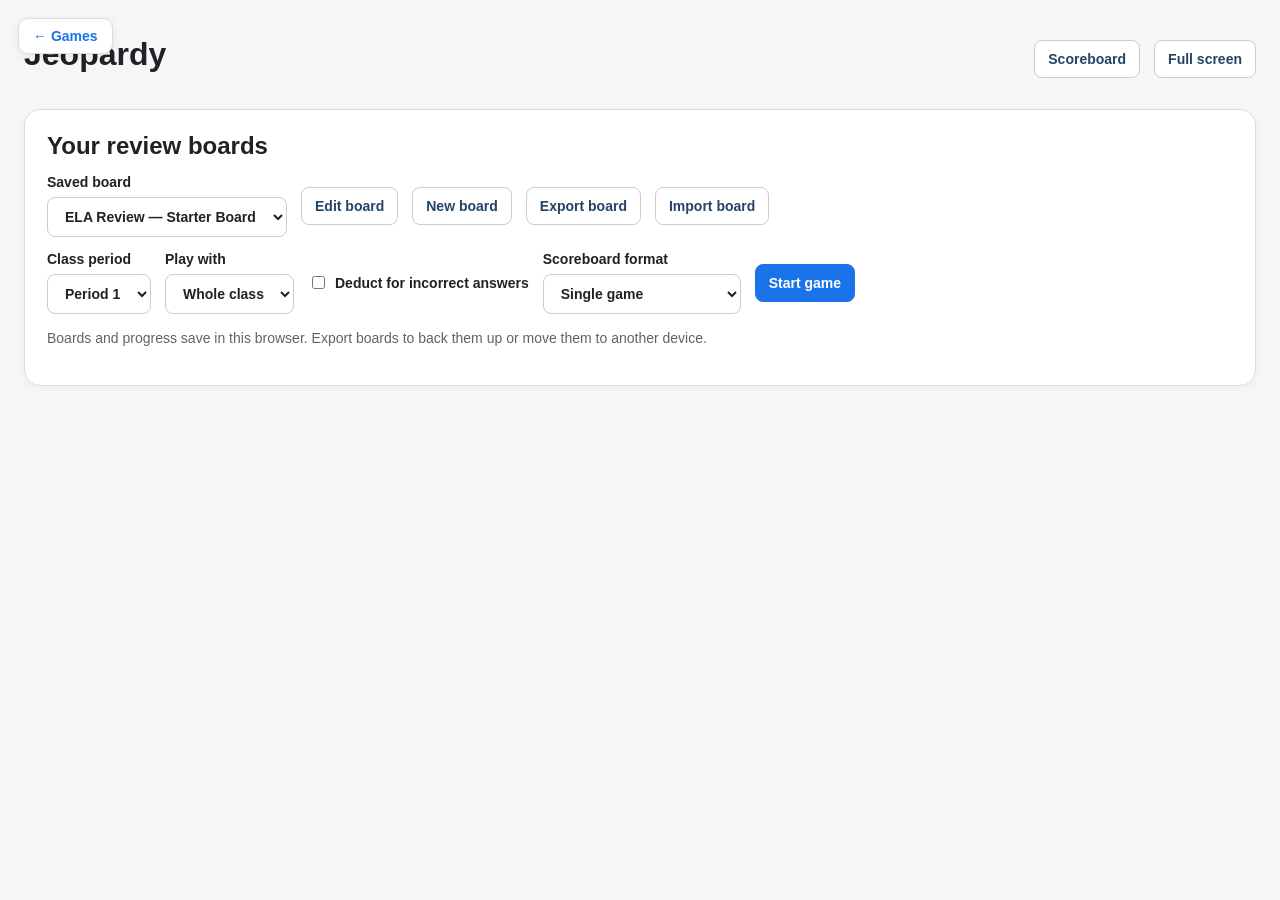
<file: jeopardy.html>
<!DOCTYPE html>
<html lang="en"><head><meta charset="UTF-8"><meta name="viewport" content="width=device-width, initial-scale=1"><title>Jeopardy | Teacher Dashboard</title><link rel="icon" href="bjh-logo.png"><link rel="stylesheet" href="shared/jeopardy.css"><link rel="stylesheet" href="shared/game-competition-award.css"></head>
<body><a class="dashboard-back" href="games.html">← Games</a><main class="app">
<header><div><h1>Jeopardy</h1></div><div class="row"><a class="button" href="scoreboard.html">Scoreboard</a><button id="present">Full screen</button></div></header>
<p id="notice" role="status" aria-live="polite"></p>
<section id="setup" class="panel"><h2>Your review boards</h2><div class="row"><label>Saved board<select id="boards"></select></label><button id="edit">Edit board</button><button id="new">New board</button><button id="export">Export board</button><button id="import">Import board</button><input id="file" type="file" accept=".json,application/json" hidden></div><div class="row"><label>Class period<select id="period"></select></label><label>Play with<select id="mode"><option value="class">Whole class</option><option value="teams">Teams</option></select></label><label id="teamLabel" hidden>Team names (one per line)<textarea id="names" rows="3">Team 1
Team 2
Team 3</textarea></label><label class="check"><input type="checkbox" id="deduct"> Deduct for incorrect answers</label><label>Scoreboard format<select id="scoreboardMode"><option value="single">Single game</option><option value="day">Class-day competition</option></select></label><button id="start" class="primary">Start game</button></div><p class="muted">Boards and progress save in this browser. Export boards to back them up or move them to another device.</p></section><section id="dayCompetition" class="panel" hidden><div class="row spread"><div><h2>Class-day competition</h2><p id="dayCompetitionInfo" class="muted"></p></div><div class="row"><button id="clearDay">Clear competition</button><button id="awardDay" class="primary">Award to Scoreboard</button></div></div><div class="table-scroll"><table class="result-table"><thead><tr><th>Class</th><th>Game Score</th></tr></thead><tbody id="dayResults"></tbody></table></div></section>
<section id="play" hidden><div class="panel"><div class="row spread"><div><h2 id="gameTitle"></h2><p id="gameInfo" class="muted"></p></div><div class="row"><button id="undo">Undo last question</button><button id="award" class="primary">Finish &amp; award points</button><button id="end">Close game</button></div></div><div id="scores" class="scores"></div></div><div class="board-scroll"><div id="board" class="board"></div></div></section>
<dialog id="editor"><form id="editorForm"><div class="row spread"><h2>Edit review board</h2><button type="button" id="cancelEdit">Cancel</button></div><label>Board title<input id="title" required maxlength="100"></label><p class="muted">Five categories, five questions each. Values run from 100 to 500. Leave unused question-and-answer pairs blank.</p><div id="fields"></div><button class="primary" type="submit">Save board</button></form></dialog>
<dialog id="clue"><div class="row spread"><p id="clueLabel" class="eyebrow"></p><button id="back">Back to board</button></div><h2 id="question"></h2><button id="reveal" class="primary">Show answer</button><p id="answer" hidden></p><div class="row"><label>Responding team<select id="respondent"></select></label><button id="correct" class="primary">Correct</button><button id="incorrect">Incorrect</button><button id="skip">Skip question</button></div><p id="attemptInfo" class="muted"></p></dialog>

</main><script src="shared/dashboard-data.js"></script><script src="shared/competition-service.js"></script><script src="shared/game-competition-award.js"></script><script src="shared/jeopardy.js"></script><script src="shared/bell-service.js"></script><script src="shared/reminder-service.js"></script></body></html>
</file>
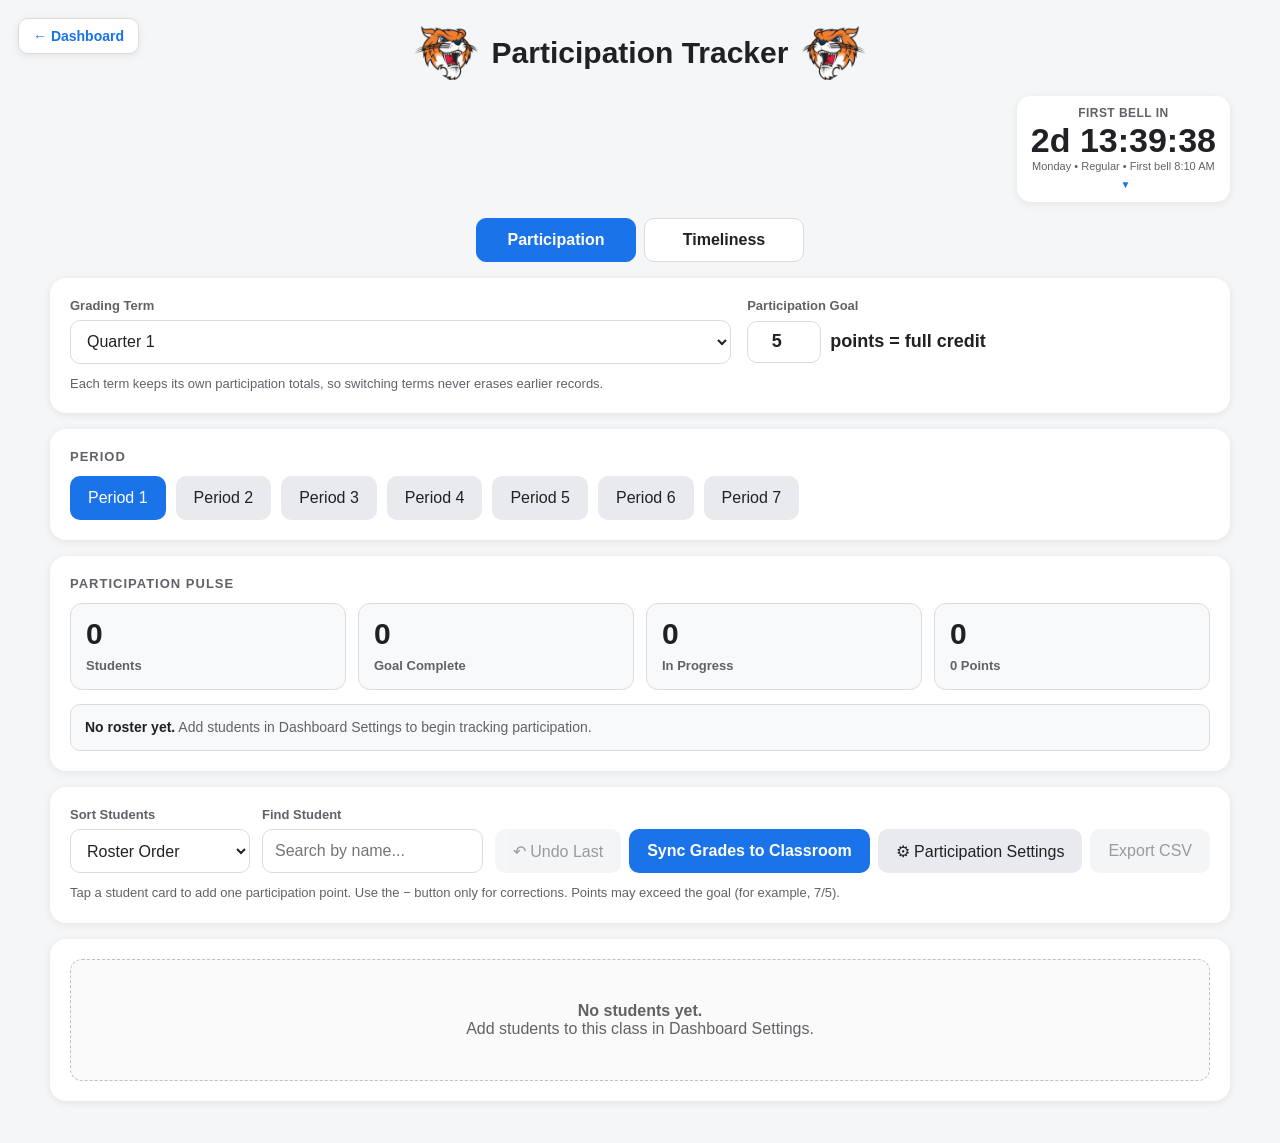
<file: participation-tracker.html>
<!DOCTYPE html>
<html lang="en">
<head>
  <meta charset="UTF-8">
  <meta name="viewport" content="width=device-width, initial-scale=1.0">
  <title>Participation Tracker</title>
  <link rel="icon" type="image/png" href="bjh-logo.png">
  <style>
    * { box-sizing: border-box; }

    :root {
      --blue: #1a73e8;
      --blue-dark: #1765cc;
      --green: #188038;
      --green-bg: #e6f4ea;
      --amber: #b06000;
      --amber-bg: #fef7e0;
      --red: #c5221f;
      --text: #202124;
      --muted: #5f6368;
      --border: #dadce0;
      --panel: #ffffff;
      --page: #f4f6f8;
    }

    body {
      margin: 0;
      padding: 26px;
      font-family: Arial, sans-serif;
      background: var(--page);
      color: var(--text);
    }

    .dashboard-back {
      position: fixed;
      top: 18px;
      left: 18px;
      z-index: 900;
      display: inline-flex;
      align-items: center;
      padding: 9px 14px;
      border: 1px solid var(--border);
      border-radius: 10px;
      background: #fff;
      color: var(--blue);
      font-size: 14px;
      font-weight: 700;
      text-decoration: none;
      box-shadow: 0 2px 8px rgba(0,0,0,.08);
      transition: transform .15s ease, box-shadow .15s ease, background .15s ease;
    }

    .dashboard-back:hover {
      background: #e8f0fe;
      transform: translateY(-1px);
      box-shadow: 0 4px 12px rgba(0,0,0,.12);
    }

    .app {
      max-width: 1180px;
      margin: auto;
    }

    .app-header {
      display: flex;
      align-items: center;
      justify-content: center;
      gap: 14px;
      margin-bottom: 22px;
    }

    .app-header h1 {
      margin: 0;
      text-align: center;
      font-size: 30px;
    }

    .global-bell-row {
      display: flex;
      justify-content: flex-end;
      margin: -6px 0 16px;
    }

    .bjh-logo {
      width: 64px;
      height: auto;
      flex-shrink: 0;
    }

    .bjh-logo.right { transform: scaleX(-1); }

    .section {
      background: var(--panel);
      padding: 20px;
      border-radius: 16px;
      margin-bottom: 16px;
      box-shadow: 0 2px 8px rgba(0,0,0,.08);
    }

    .section-title {
      font-size: 13px;
      font-weight: bold;
      color: var(--muted);
      text-transform: uppercase;
      letter-spacing: 1px;
      margin-bottom: 12px;
    }

    .top-controls {
      display: grid;
      grid-template-columns: minmax(240px, 1fr) minmax(220px, .7fr);
      gap: 16px;
      align-items: end;
    }

    .control-label {
      display: block;
      margin-bottom: 7px;
      font-size: 13px;
      font-weight: 700;
      color: var(--muted);
    }

    select,
    input[type="search"],
    input[type="number"],
    input[type="text"] {
      width: 100%;
      min-height: 44px;
      border: 1px solid var(--border);
      border-radius: 10px;
      background: #fff;
      color: var(--text);
      padding: 10px 12px;
      font: inherit;
      outline: none;
    }

    select:focus,
    input:focus,
    textarea:focus {
      border-color: var(--blue);
      box-shadow: 0 0 0 2px rgba(26,115,232,.15);
    }

    .button-row {
      display: flex;
      gap: 10px;
      flex-wrap: wrap;
      align-items: center;
    }

    button {
      min-height: 44px;
      font-size: 16px;
      border: none;
      border-radius: 10px;
      padding: 12px 18px;
      cursor: pointer;
      background: #e8eaed;
      color: var(--text);
      transition: .15s;
    }

    button:hover:not(:disabled) { background: #dadce0; }
    button:disabled { opacity: .45; cursor: not-allowed; }
    button.selected { background: var(--blue); color: white; }
    button.primary { background: var(--blue); color: white; font-weight: 700; }
    button.primary:hover:not(:disabled) { background: var(--blue-dark); }
    button.success { background: var(--green); color: white; font-weight: 700; }
    button.danger { background: #fce8e6; color: var(--red); font-weight: 700; }

    .small-note {
      color: var(--muted);
      font-size: 13px;
      margin-top: 10px;
      line-height: 1.5;
    }

    .goal-control {
      min-height: 44px;
      display: flex;
      align-items: center;
      gap: 9px;
      font-size: 18px;
      font-weight: 800;
      flex-wrap: wrap;
    }

    .goal-control input {
      width: 74px;
      min-height: 42px;
      padding: 7px 9px;
      text-align: center;
      font-size: 18px;
      font-weight: 800;
    }

    .goal-control span {
      white-space: nowrap;
    }

    #periodButtons { justify-content: flex-start; }

    .view-switch {
      display: flex;
      justify-content: center;
      gap: 8px;
      margin: 0 0 16px;
    }

    .view-switch button {
      min-width: 160px;
      font-weight: 800;
      border: 1px solid var(--border);
      background: #fff;
    }

    .view-switch button.selected {
      border-color: var(--blue);
      background: var(--blue);
      color: #fff;
    }

    .student-card.timeliness-clean {
      border-color: #aecbfa;
      background: #e8f0fe;
    }

    .student-card.timeliness-card {
      grid-template-columns: 1fr;
    }

    .student-card.timeliness-card.selected-for-bulk {
      border-color: var(--blue);
      box-shadow: 0 0 0 2px rgba(26,115,232,.12);
    }

    .timeliness-card .student-main {
      padding-right: 50px;
    }

    .timeliness-select {
      position: absolute;
      top: 11px;
      right: 11px;
      z-index: 2;
      display: flex;
      align-items: center;
      justify-content: center;
      width: 30px;
      height: 30px;
      border-radius: 8px;
      background: rgba(255,255,255,.92);
      border: 1px solid var(--border);
      cursor: pointer;
    }

    .timeliness-select:hover { background: #f8f9fa; }

    .timeliness-select input {
      width: 18px;
      height: 18px;
      min-height: 0;
      margin: 0;
      accent-color: var(--blue);
      cursor: pointer;
    }

    .bulk-timeliness-bar {
      margin-top: 14px;
      padding: 12px 14px;
      border: 1px solid #aecbfa;
      border-radius: 12px;
      background: #f5f9ff;
      display: flex;
      align-items: center;
      justify-content: space-between;
      gap: 12px;
      flex-wrap: wrap;
    }

    .bulk-timeliness-bar[hidden] { display: none; }

    .bulk-timeliness-copy {
      display: flex;
      align-items: baseline;
      gap: 8px;
      flex-wrap: wrap;
    }

    .bulk-timeliness-count {
      font-weight: 800;
      color: var(--blue);
    }

    .bulk-timeliness-actions {
      display: flex;
      gap: 8px;
      flex-wrap: wrap;
    }

    .bulk-student-list {
      margin: 0 0 16px;
      padding: 12px 14px;
      border-radius: 10px;
      background: #f8f9fa;
      color: var(--muted);
      line-height: 1.45;
      font-weight: 700;
    }

    .timeliness-detail {
      margin-top: 8px;
      color: var(--muted);
      font-size: 13px;
      font-weight: 700;
      line-height: 1.4;
    }

    .late-entry-row {
      display: grid;
      grid-template-columns: 1fr auto;
      gap: 10px;
      align-items: start;
      padding: 12px 0;
      border-bottom: 1px solid #f1f3f4;
    }

    .late-entry-row:last-child { border-bottom: none; }
    .late-entry-note { font-weight: 700; line-height: 1.4; }
    .late-entry-date { color: var(--muted); font-size: 12px; margin-top: 4px; }
    .late-history-empty { color: var(--muted); padding: 14px 0; }
    .late-modal-summary {
      padding: 12px 14px;
      margin-bottom: 16px;
      border-radius: 10px;
      background: #e8f0fe;
      border: 1px solid #aecbfa;
      font-weight: 800;
    }

    .pulse-grid {
      display: grid;
      grid-template-columns: repeat(4, minmax(0, 1fr));
      gap: 12px;
    }

    .pulse-card {
      border: 1px solid var(--border);
      border-radius: 12px;
      padding: 15px;
      background: #f8f9fa;
      min-width: 0;
    }

    .pulse-number {
      display: block;
      font-size: 30px;
      font-weight: 800;
      line-height: 1;
      margin-bottom: 7px;
    }

    .pulse-label {
      color: var(--muted);
      font-size: 13px;
      font-weight: 700;
    }

    .zero-list {
      margin-top: 14px;
      padding: 12px 14px;
      border-radius: 10px;
      background: #f8f9fa;
      border: 1px solid var(--border);
      color: var(--muted);
      font-size: 14px;
      line-height: 1.5;
    }

    .zero-list strong { color: var(--text); }

    .toolbar {
      display: grid;
      grid-template-columns: minmax(180px, .65fr) minmax(220px, 1fr) auto;
      gap: 12px;
      align-items: end;
    }

    .toolbar-actions {
      display: flex;
      gap: 8px;
      flex-wrap: wrap;
      justify-content: flex-end;
    }

    .student-grid {
      display: grid;
      grid-template-columns: repeat(auto-fit, minmax(220px, 1fr));
      gap: 12px;
    }

    .student-card {
      position: relative;
      display: grid;
      grid-template-columns: 1fr auto;
      gap: 8px;
      align-items: stretch;
      border: 1px solid var(--border);
      border-radius: 14px;
      background: #fff;
      overflow: hidden;
      transition: transform .12s ease, border-color .12s ease, box-shadow .12s ease;
    }

    .student-card.complete {
      border-color: #a8d5b5;
      background: var(--green-bg);
    }

    .student-card.zero {
      border-color: #ead6a2;
      background: var(--amber-bg);
    }

    .student-card:hover {
      transform: translateY(-1px);
      box-shadow: 0 3px 10px rgba(0,0,0,.08);
    }

    .student-main {
      min-width: 0;
      text-align: left;
      background: transparent;
      border-radius: 0;
      padding: 15px 12px 15px 15px;
    }

    .student-main:hover:not(:disabled) { background: rgba(0,0,0,.035); }

    .student-name {
      font-size: 18px;
      font-weight: 800;
      line-height: 1.2;
      overflow-wrap: anywhere;
    }

    .student-score {
      margin-top: 5px;
      font-size: 14px;
      color: var(--muted);
      font-weight: 700;
    }

    .dots {
      display: flex;
      gap: 5px;
      flex-wrap: wrap;
      margin-top: 10px;
      min-height: 14px;
    }

    .dot {
      width: 12px;
      height: 12px;
      border-radius: 50%;
      border: 2px solid #9aa0a6;
      background: transparent;
    }

    .dot.filled {
      background: var(--blue);
      border-color: var(--blue);
    }

    .student-card.complete .dot.filled {
      background: var(--green);
      border-color: var(--green);
    }

    .minus-button {
      align-self: center;
      margin-right: 10px;
      width: 44px;
      min-width: 44px;
      padding: 0;
      font-size: 24px;
      font-weight: 700;
      background: #f1f3f4;
      color: var(--muted);
    }

    .empty-state {
      grid-column: 1 / -1;
      padding: 42px 20px;
      text-align: center;
      color: var(--muted);
      border: 1px dashed #bdc1c6;
      border-radius: 12px;
      background: #fafafa;
    }

    .modal-overlay {
      position: fixed;
      inset: 0;
      display: none;
      align-items: center;
      justify-content: center;
      padding: 20px;
      background: rgba(32,33,36,.55);
      z-index: 1000;
    }

    .modal-overlay.visible { display: flex; }

    .modal {
      width: min(700px, 100%);
      max-height: 90vh;
      overflow-y: auto;
      background: white;
      border-radius: 16px;
      box-shadow: 0 8px 30px rgba(0,0,0,.22);
    }

    .modal-header {
      display: flex;
      justify-content: space-between;
      align-items: center;
      gap: 12px;
      padding: 20px 22px;
      border-bottom: 1px solid var(--border);
    }

    .modal-header h2 { margin: 0; font-size: 22px; }

    .close-button {
      min-height: auto;
      padding: 5px 10px;
      background: transparent;
      color: var(--muted);
      font-size: 26px;
    }

    .modal-body { padding: 22px; }
    .modal-footer {
      display: flex;
      justify-content: flex-end;
      gap: 10px;
      flex-wrap: wrap;
      padding: 0 22px 22px;
    }

    textarea {
      width: 100%;
      min-height: 330px;
      resize: vertical;
      border: 1px solid var(--border);
      border-radius: 10px;
      padding: 14px;
      font-family: Arial, sans-serif;
      font-size: 16px;
      line-height: 1.5;
      outline: none;
    }

    .settings-block + .settings-block {
      margin-top: 24px;
      padding-top: 20px;
      border-top: 1px solid #f1f3f4;
    }

    .period-visibility-option {
      display: flex;
      align-items: center;
      gap: 12px;
      padding: 11px 4px;
      border-bottom: 1px solid #f1f3f4;
      cursor: pointer;
    }

    .period-visibility-option:last-child { border-bottom: none; }
    .period-visibility-option input {
      width: 20px;
      height: 20px;
      cursor: pointer;
      accent-color: var(--blue);
    }

    .sync-action-grid {
      display: grid;
      grid-template-columns: repeat(3, minmax(0, 1fr));
      gap: 12px;
      margin-bottom: 16px;
    }

    .sync-action-card {
      display: flex;
      flex-direction: column;
      gap: 9px;
      padding: 14px;
      border: 1px solid var(--border);
      border-radius: 12px;
      background: #f8f9fa;
      min-width: 0;
    }

    .sync-action-card strong { font-size: 15px; }
    .sync-action-card span { color: var(--muted); font-size: 12px; line-height: 1.45; flex: 1; }
    .sync-action-card button { width: 100%; }

    .sync-status {
      min-height: 22px;
      margin: 0 0 12px;
      color: var(--green);
      font-size: 13px;
      font-weight: 700;
      line-height: 1.45;
    }

    .sync-status.error { color: var(--red); }

    .sync-class-list {
      display: grid;
      gap: 8px;
      margin-bottom: 14px;
    }

    .sync-class-row {
      display: grid;
      grid-template-columns: minmax(120px, .7fr) 1fr;
      gap: 10px;
      padding: 10px 12px;
      border: 1px solid var(--border);
      border-radius: 10px;
      background: #fff;
      font-size: 13px;
    }

    .sync-class-row strong { font-size: 13px; }
    .sync-class-meta { color: var(--muted); line-height: 1.4; }

    @media (max-width: 760px) {
      .sync-action-grid { grid-template-columns: 1fr; }
      .sync-class-row { grid-template-columns: 1fr; }
    }

    .toast {
      position: fixed;
      left: 50%;
      bottom: 25px;
      transform: translate(-50%, 15px);
      padding: 11px 18px;
      background: #202124;
      color: white;
      border-radius: 30px;
      opacity: 0;
      pointer-events: none;
      transition: .2s;
      z-index: 2000;
      max-width: calc(100% - 30px);
      text-align: center;
    }

    .toast.show {
      opacity: 1;
      transform: translate(-50%, 0);
    }

    @media (max-width: 820px) {
      .top-controls,
      .toolbar { grid-template-columns: 1fr; }
      .toolbar-actions { justify-content: flex-start; }
      .pulse-grid { grid-template-columns: repeat(2, minmax(0, 1fr)); }
    }

    @media (max-width: 600px) {
      body { padding: 12px; }
      .dashboard-back { position: static; margin-bottom: 14px; }
      .app-header { gap: 8px; margin-bottom: 16px; }
      .app-header h1 { font-size: 23px; }
      .bjh-logo { width: 46px; }
      #periodButtons button { flex: 1 1 28%; }
      .pulse-grid { grid-template-columns: 1fr 1fr; }
      .student-grid { grid-template-columns: 1fr; }
      .toolbar-actions button { flex: 1 1 45%; }
      .modal-footer button { flex: 1; }
    }
  </style>
</head>
<body>
<a class="dashboard-back" href="index.html">← Dashboard</a>

<div class="app">
  <div class="app-header">
    <img src="bjh-logo.png" class="bjh-logo" alt="BJH Bobcat">
    <h1>Participation Tracker</h1>
    <img src="bjh-logo.png" class="bjh-logo right" alt="BJH Bobcat">
  </div>

  <div class="global-bell-row"><div data-bell-mini></div></div>

  <div class="view-switch" aria-label="Tracker view">
    <button id="participationViewButton" class="selected" type="button">Participation</button>
    <button id="timelinessViewButton" type="button">Timeliness</button>
  </div>

  <div class="section">
    <div class="top-controls">
      <div>
        <label id="termLabel" class="control-label" for="termSelect">Grading Term</label>
        <select id="termSelect"></select>
      </div>
      <div>
        <div id="goalLabel" class="control-label">Participation Goal</div>
        <div id="goalSummary" style="min-height:44px;display:flex;align-items:center;font-size:18px;font-weight:800;"></div>
      </div>
    </div>
    <div id="termHelp" class="small-note">Each term keeps its own participation totals, so switching terms never erases earlier records.</div>
  </div>

  <div class="section">
    <div class="section-title">Period</div>
    <div id="periodButtons" class="button-row"></div>
  </div>

  <div class="section">
    <div id="pulseTitle" class="section-title">Participation Pulse</div>
    <div class="pulse-grid">
      <div class="pulse-card"><span id="pulseTotal" class="pulse-number">0</span><span id="pulseTotalLabel" class="pulse-label">Students</span></div>
      <div class="pulse-card"><span id="pulseComplete" class="pulse-number">0</span><span id="pulseCompleteLabel" class="pulse-label">Goal Complete</span></div>
      <div class="pulse-card"><span id="pulseProgress" class="pulse-number">0</span><span id="pulseProgressLabel" class="pulse-label">In Progress</span></div>
      <div class="pulse-card"><span id="pulseZero" class="pulse-number">0</span><span id="pulseZeroLabel" class="pulse-label">0 Points</span></div>
    </div>
    <div id="zeroList" class="zero-list"></div>
  </div>

  <div class="section">
    <div class="toolbar">
      <div>
        <label id="sortLabel" class="control-label" for="sortSelect">Sort Students</label>
        <select id="sortSelect">
          <option value="roster">Roster Order</option>
          <option value="low">Participation: Low → High</option>
          <option value="high">Participation: High → Low</option>
          <option value="az">Name: A → Z</option>
        </select>
      </div>
      <div>
        <label class="control-label" for="searchInput">Find Student</label>
        <input id="searchInput" type="search" placeholder="Search by name..." autocomplete="off">
      </div>
      <div class="toolbar-actions">
        <button id="undoButton" type="button">↶ Undo Last</button>
        <button id="syncGradesButton" class="primary" type="button">Sync Grades to Classroom</button>
        <button id="settingsButton" type="button">⚙ Participation Settings</button>
        <button id="exportButton" type="button">Export CSV</button>
      </div>
    </div>
    <div id="bulkTimelinessBar" class="bulk-timeliness-bar" hidden>
      <div class="bulk-timeliness-copy">
        <span id="bulkTimelinessCount" class="bulk-timeliness-count">0 selected</span>
        <span class="small-note">Use the checkboxes on student cards to record the same late assignment for several students at once.</span>
      </div>
      <div class="bulk-timeliness-actions">
        <button id="selectAllTimelinessButton" type="button">Select All Shown</button>
        <button id="clearTimelinessSelectionButton" type="button">Clear</button>
        <button id="recordBulkLateButton" class="primary" type="button" disabled>Record Late Assignment</button>
      </div>
    </div>
    <div id="trackerHelp" class="small-note">Tap a student card to add one participation point. Use the − button only for corrections. Points may exceed the goal (for example, 7/5).</div>
  </div>

  <div class="section">
    <div id="studentGrid" class="student-grid"></div>
  </div>
</div>

<div id="syncModal" class="modal-overlay" aria-hidden="true">
  <div class="modal" role="dialog" aria-modal="true" aria-labelledby="syncModalTitle">
    <div class="modal-header">
      <div>
        <h2 id="syncModalTitle">Sync Grades to Classroom</h2>
        <div id="syncSummary" class="small-note" style="margin-top:5px;"></div>
      </div>
      <button id="closeSyncModal" class="close-button" type="button" aria-label="Close sync window">×</button>
    </div>
    <div class="modal-body">
      <div class="sync-action-grid">
        <div class="sync-action-card">
          <strong>Publish Assignment</strong>
          <span>Makes the participation assignment visible to students. This does not send grades.</span>
          <button id="publishAssignmentButton" type="button">Publish Assignment</button>
        </div>
        <div class="sync-action-card">
          <strong>Sync Draft Grades</strong>
          <span>Copies current participation scores into Classroom for teacher review. Students do not see draft grades.</span>
          <button id="syncDraftGradesButton" type="button">Sync Draft Grades</button>
        </div>
        <div class="sync-action-card">
          <strong>Return Grades</strong>
          <span>Sends current participation scores to students. Previously returned grades are updated automatically.</span>
          <button id="returnGradesButton" class="primary" type="button">Return Grades</button>
        </div>
      </div>
      <div id="syncStatus" class="sync-status" aria-live="polite"></div>
      <div id="syncClassList" class="sync-class-list"></div>
      <div class="small-note">Students must open the published participation assignment and click <strong>Turn In</strong> once before Classroom can accept a grade from the Dashboard.</div>
    </div>
  </div>
</div>

<div id="lateModal" class="modal-overlay" aria-hidden="true">
  <div class="modal" role="dialog" aria-modal="true" aria-labelledby="lateModalTitle">
    <div class="modal-header">
      <div>
        <h2 id="lateModalTitle">Timeliness</h2>
        <div id="lateModalSubtitle" class="small-note" style="margin-top:5px;"></div>
      </div>
      <button id="closeLateModal" class="close-button" type="button" aria-label="Close timeliness window">×</button>
    </div>
    <div class="modal-body">
      <div id="lateModalSummary" class="late-modal-summary"></div>
      <label class="control-label" for="lateEntryInput">Late assignment / note</label>
      <input id="lateEntryInput" type="text" maxlength="180" placeholder="e.g. Business Letter — submitted late" autocomplete="off">
      <div class="button-row" style="margin-top:10px;">
        <button id="addLateEntryButton" class="primary" type="button">Record Late Assignment</button>
      </div>
      <div class="section-title" style="margin-top:24px;">Late Assignment History</div>
      <div id="lateHistory"></div>
    </div>
  </div>
</div>

<div id="bulkLateModal" class="modal-overlay" aria-hidden="true">
  <div class="modal" role="dialog" aria-modal="true" aria-labelledby="bulkLateModalTitle">
    <div class="modal-header">
      <div>
        <h2 id="bulkLateModalTitle">Record Late Assignment</h2>
        <div id="bulkLateModalSubtitle" class="small-note" style="margin-top:5px;"></div>
      </div>
      <button id="closeBulkLateModal" class="close-button" type="button" aria-label="Close bulk timeliness window">×</button>
    </div>
    <div class="modal-body">
      <div id="bulkLateStudentList" class="bulk-student-list"></div>
      <label class="control-label" for="bulkLateEntryInput">Late assignment / note</label>
      <input id="bulkLateEntryInput" type="text" maxlength="180" placeholder="e.g. Business Letter — submitted late" autocomplete="off">
      <div class="button-row" style="margin-top:10px;">
        <button id="confirmBulkLateButton" class="primary" type="button">Record for Selected Students</button>
      </div>
    </div>
  </div>
</div>

<div id="toast" class="toast" aria-live="polite"></div>

<script src="shared/dashboard-data.js"></script>
<script src="shared/classroom-service.js"></script>
<script src="shared/bell-service.js"></script>
  <script src="shared/reminder-service.js"></script>

<script>
(() => {
  "use strict";

  const UI_STORAGE_KEY = "participationTracker.ui.v2";
  const PERIODS = ["1", "2", "3", "4", "5", "6", "7"];

  function loadUIState() {
    try {
      const parsed = JSON.parse(localStorage.getItem(UI_STORAGE_KEY) || "{}");

      return {
        undoStack: Array.isArray(parsed.undoStack) ? parsed.undoStack.slice(-50) : []
      };
    } catch (error) {
      console.warn("Participation Tracker UI state could not be loaded.", error);
      return { undoStack: [] };
    }
  }

  function saveUIState() {
    localStorage.setItem(UI_STORAGE_KEY, JSON.stringify(uiState));
  }

  let uiState = loadUIState();
  let currentView = "participation";
  let lateModalStudent = null;
  const selectedTimelinessStudents = new Set();

  const el = id => document.getElementById(id);
  const periodButtons = el("periodButtons");
  const termSelect = el("termSelect");
  const goalSummary = el("goalSummary");
  const sortSelect = el("sortSelect");
  const searchInput = el("searchInput");
  const studentGrid = el("studentGrid");
  const pulseTotal = el("pulseTotal");
  const pulseComplete = el("pulseComplete");
  const pulseProgress = el("pulseProgress");
  const pulseZero = el("pulseZero");
  const zeroList = el("zeroList");
  const undoButton = el("undoButton");
  const syncGradesButton = el("syncGradesButton");
  const syncModal = el("syncModal");
  const syncSummary = el("syncSummary");
  const syncStatus = el("syncStatus");
  const syncClassList = el("syncClassList");
  const publishAssignmentButton = el("publishAssignmentButton");
  const syncDraftGradesButton = el("syncDraftGradesButton");
  const returnGradesButton = el("returnGradesButton");
  const toast = el("toast");
  const participationViewButton = el("participationViewButton");
  const timelinessViewButton = el("timelinessViewButton");
  const termLabel = el("termLabel");
  const goalLabel = el("goalLabel");
  const termHelp = el("termHelp");
  const pulseTitle = el("pulseTitle");
  const pulseTotalLabel = el("pulseTotalLabel");
  const pulseCompleteLabel = el("pulseCompleteLabel");
  const pulseProgressLabel = el("pulseProgressLabel");
  const pulseZeroLabel = el("pulseZeroLabel");
  const trackerHelp = el("trackerHelp");
  const bulkTimelinessBar = el("bulkTimelinessBar");
  const bulkTimelinessCount = el("bulkTimelinessCount");
  const selectAllTimelinessButton = el("selectAllTimelinessButton");
  const clearTimelinessSelectionButton = el("clearTimelinessSelectionButton");
  const recordBulkLateButton = el("recordBulkLateButton");
  const lateModal = el("lateModal");
  const lateModalTitle = el("lateModalTitle");
  const lateModalSubtitle = el("lateModalSubtitle");
  const lateModalSummary = el("lateModalSummary");
  const lateEntryInput = el("lateEntryInput");
  const lateHistory = el("lateHistory");
  const bulkLateModal = el("bulkLateModal");
  const bulkLateModalTitle = el("bulkLateModalTitle");
  const bulkLateModalSubtitle = el("bulkLateModalSubtitle");
  const bulkLateStudentList = el("bulkLateStudentList");
  const bulkLateEntryInput = el("bulkLateEntryInput");
  const confirmBulkLateButton = el("confirmBulkLateButton");

  function activeTermId() {
    return currentView === "timeliness"
      ? DashboardData.getActiveTimelinessTermId()
      : DashboardData.getActiveParticipationTermId();
  }

  function activeGoal() {
    return DashboardData.getParticipationGoal(activeTermId());
  }

  function renderParticipationGoalControl() {
    const goal = activeGoal();
    goalSummary.innerHTML = "";
    goalSummary.className = "goal-control";

    const input = document.createElement("input");
    input.type = "number";
    input.min = "1";
    input.max = "20";
    input.step = "1";
    input.value = String(goal);
    input.setAttribute("aria-label", "Participation points needed for full credit");

    const text = document.createElement("span");
    text.textContent = "points = full credit";

    const saveGoal = () => {
      const requested = Math.max(1, Math.min(20, Math.floor(Number(input.value) || goal)));
      input.value = String(requested);

      if (requested === goal) return;

      try {
        DashboardData.setParticipationGoal(activeTermId(), requested);
        showToast(`Participation goal set to ${requested} point${requested === 1 ? "" : "s"}`);
      } catch (error) {
        console.error(error);
        input.value = String(goal);
        showToast(error.message || "Participation goal could not be saved");
      }
    };

    input.addEventListener("change", saveGoal);
    input.addEventListener("keydown", event => {
      if (event.key === "Enter") {
        event.preventDefault();
        input.blur();
      }
    });

    goalSummary.append(input, text);
  }

  function currentPeriod() {
    const activeClasses = DashboardData.getClasses({ activeOnly: true });
    const current = DashboardData.getCurrentClassId();
    if (activeClasses.some(item => item.id === current)) return current;
    return activeClasses[0]?.id || "1";
  }

  function classLabel(period) {
    return DashboardData.getClass(period)?.name || `Period ${period}`;
  }

  function currentRoster() {
    return DashboardData.getStudents(currentPeriod());
  }

  function pointsFor(student, period = currentPeriod(), termId = activeTermId()) {
    const studentRef = student && typeof student === "object" ? student.id : student;
    return DashboardData.getParticipationPoints(period, studentRef, termId);
  }

  function showToast(message) {
    toast.textContent = message;
    toast.classList.add("show");
    clearTimeout(showToast.timeout);
    showToast.timeout = setTimeout(() => toast.classList.remove("show"), 1800);
  }

  function buildTerms() {
    const terms = currentView === "timeliness"
      ? DashboardData.getTimelinessTerms()
      : DashboardData.getParticipationTerms();
    const active = activeTermId();
    termSelect.innerHTML = "";

    terms.forEach(term => {
      const option = document.createElement("option");
      option.value = term.id;
      option.textContent = term.label;
      termSelect.appendChild(option);
    });

    termSelect.value = active;
  }

  function buildPeriodButtons() {
    const classes = DashboardData.getClasses({ activeOnly: true });
    const selected = currentPeriod();
    periodButtons.innerHTML = "";

    classes.forEach(classInfo => {
      const button = document.createElement("button");
      button.type = "button";
      button.textContent = classInfo.name;
      if (classInfo.id === selected) button.classList.add("selected");

      button.addEventListener("click", () => {
        selectedTimelinessStudents.clear();
        DashboardData.setCurrentClass(classInfo.id);
        buildPeriodButtons();
        render();
      });

      periodButtons.appendChild(button);
    });
  }

  function setPoints(student, nextPoints, options = {}) {
    const period = options.period || currentPeriod();
    const termId = options.termId || activeTermId();
    const studentRef = student && typeof student === "object" ? student.id : student;
    const studentRecord = student && typeof student === "object"
      ? student
      : DashboardData.getStudent(period, studentRef);
    const previous = pointsFor(studentRef, period, termId);
    const next = Math.max(0, Math.floor(Number(nextPoints) || 0));

    DashboardData.setParticipationPoints(period, studentRef, next, termId);

    if (options.recordUndo !== false && previous !== next) {
      uiState.undoStack.push({
        type: "participation",
        period,
        termId,
        studentId: studentRecord?.id || String(studentRef || ""),
        studentName: studentRecord?.name || String(studentRef || ""),
        previous
      });
      if (uiState.undoStack.length > 50) {
        uiState.undoStack.splice(0, uiState.undoStack.length - 50);
      }
      saveUIState();
    }

    return next;
  }

  function renderDots(container, points, goal) {
    container.innerHTML = "";
    const dotCount = Math.min(goal, 20);

    for (let i = 0; i < dotCount; i += 1) {
      const dot = document.createElement("span");
      dot.className = "dot" + (i < Math.min(points, goal) ? " filled" : "");
      dot.setAttribute("aria-hidden", "true");
      container.appendChild(dot);
    }
  }

  function rosterWithScores() {
    const roster = currentRoster();
    return roster.map((student, index) => ({
      ...student,
      index,
      points: pointsFor(student)
    }));
  }

  function timelinessRoster() {
    return DashboardData.getTimelinessForClass(currentPeriod(), activeTermId())
      .map((student, index) => ({ ...student, index }));
  }

  function renderPulse() {
    if (currentView === "timeliness") {
      const students = timelinessRoster();
      const policy = DashboardData.getTimelinessPolicy(activeTermId());
      const clean = students.filter(item => item.lateCount === 0);
      const grace = policy.graceEnabled ? students.filter(item => item.lateCount > 0 && item.deductedPoints === 0) : [];
      const affected = students.filter(item => item.lateCount > 0);
      const deducted = students.filter(item => item.deductedPoints > 0);
      pulseTotal.textContent = students.length;
      pulseComplete.textContent = clean.length;
      pulseProgress.textContent = policy.graceEnabled ? grace.length : affected.length;
      pulseZero.textContent = deducted.length;
      pulseTitle.textContent = "Timeliness Pulse";
      pulseTotalLabel.textContent = "Students";
      pulseCompleteLabel.textContent = "No Late Work";
      pulseProgressLabel.textContent = policy.graceEnabled ? "Grace Used" : "Late Work";
      pulseZeroLabel.textContent = "Points Deducted";
      if (!students.length) {
        zeroList.innerHTML = "<strong>No roster yet.</strong> Add students in Dashboard Settings to begin tracking timeliness.";
      } else if (!students.some(item => item.lateCount > 0)) {
        zeroList.innerHTML = "<strong>No late submissions recorded.</strong> Everyone currently has a perfect Timeliness record.";
      } else {
        const affected = students.filter(item => item.lateCount > 0);
        zeroList.innerHTML = `<strong>Students with late work:</strong> ${affected.map(item => `${item.name} (${item.lateCount})`).join(" • ")}`;
      }
      return;
    }

    const scores = rosterWithScores();
    const goal = activeGoal();
    const complete = scores.filter(item => item.points >= goal).length;
    const progress = scores.filter(item => item.points > 0 && item.points < goal).length;
    const zero = scores.filter(item => item.points === 0);

    pulseTotal.textContent = scores.length;
    pulseComplete.textContent = complete;
    pulseProgress.textContent = progress;
    pulseZero.textContent = zero.length;
    pulseTitle.textContent = "Participation Pulse";
    pulseTotalLabel.textContent = "Students";
    pulseCompleteLabel.textContent = "Goal Complete";
    pulseProgressLabel.textContent = "In Progress";
    pulseZeroLabel.textContent = "0 Points";

    if (scores.length === 0) {
      zeroList.innerHTML = "<strong>No roster yet.</strong> Add students in Dashboard Settings to begin tracking participation.";
      return;
    }

    if (zero.length === 0) {
      zeroList.innerHTML = "<strong>Everyone has participated.</strong> Nice distribution across the class.";
      return;
    }

    zeroList.innerHTML = `<strong>Students with 0 points:</strong> ${zero.map(item => item.name).join(" • ")}`;
  }

  function rebuildSortOptions() {
    const value = sortSelect.value;
    sortSelect.innerHTML = "";
    const options = currentView === "timeliness"
      ? [
          ["roster", "Roster Order"],
          ["low", "Timeliness: Low → High"],
          ["high", "Late Assignments: High → Low"],
          ["az", "Name: A → Z"]
        ]
      : [
          ["roster", "Roster Order"],
          ["low", "Participation: Low → High"],
          ["high", "Participation: High → Low"],
          ["az", "Name: A → Z"]
        ];
    options.forEach(([optionValue, text]) => {
      const option = document.createElement("option");
      option.value = optionValue;
      option.textContent = text;
      sortSelect.appendChild(option);
    });
    sortSelect.value = options.some(([optionValue]) => optionValue === value) ? value : "roster";
  }

  function updateBulkTimelinessUI() {
    const timelinessView = currentView === "timeliness";
    bulkTimelinessBar.hidden = !timelinessView;
    if (!timelinessView) return;

    const count = selectedTimelinessStudents.size;
    bulkTimelinessCount.textContent = `${count} selected`;
    recordBulkLateButton.disabled = count === 0;
    clearTimelinessSelectionButton.disabled = count === 0;
  }

  function clearTimelinessSelection({ rerender = true } = {}) {
    selectedTimelinessStudents.clear();
    updateBulkTimelinessUI();
    if (rerender && currentView === "timeliness") renderStudents();
  }

  function toggleTimelinessStudent(studentId, selected) {
    const id = String(studentId);
    if (selected) selectedTimelinessStudents.add(id);
    else selectedTimelinessStudents.delete(id);
    updateBulkTimelinessUI();
  }

  function renderStudents() {
    const query = searchInput.value.trim().toLocaleLowerCase();
    let students = currentView === "timeliness" ? timelinessRoster() : rosterWithScores();
    const goal = currentView === "participation" ? activeGoal() : 0;

    if (currentView === "timeliness") {
      const rosterIds = new Set(students.map(student => String(student.id)));
      [...selectedTimelinessStudents].forEach(id => {
        if (!rosterIds.has(id)) selectedTimelinessStudents.delete(id);
      });
      updateBulkTimelinessUI();
    }

    if (query) students = students.filter(student => student.name.toLocaleLowerCase().includes(query));

    if (currentView === "timeliness") {
      if (sortSelect.value === "low") students.sort((a, b) => a.score - b.score || b.lateCount - a.lateCount || a.index - b.index);
      else if (sortSelect.value === "high") students.sort((a, b) => b.lateCount - a.lateCount || a.index - b.index);
      else if (sortSelect.value === "az") students.sort((a, b) => a.name.localeCompare(b.name));
      else students.sort((a, b) => a.index - b.index);
    } else {
      if (sortSelect.value === "low") students.sort((a, b) => a.points - b.points || a.index - b.index);
      else if (sortSelect.value === "high") students.sort((a, b) => b.points - a.points || a.index - b.index);
      else if (sortSelect.value === "az") students.sort((a, b) => a.name.localeCompare(b.name));
      else students.sort((a, b) => a.index - b.index);
    }

    studentGrid.innerHTML = "";

    if (currentRoster().length === 0) {
      const empty = document.createElement("div");
      empty.className = "empty-state";
      empty.innerHTML = "<strong>No students yet.</strong><br>Add students to this class in Dashboard Settings.";
      studentGrid.appendChild(empty);
      return;
    }

    if (students.length === 0) {
      const empty = document.createElement("div");
      empty.className = "empty-state";
      empty.textContent = "No students match your search.";
      studentGrid.appendChild(empty);
      return;
    }

    students.forEach(student => {
      const card = document.createElement("div");
      card.className = "student-card";

      const main = document.createElement("button");
      main.type = "button";
      main.className = "student-main";

      const name = document.createElement("div");
      name.className = "student-name";
      name.textContent = student.name;

      const score = document.createElement("div");
      score.className = "student-score";

      if (currentView === "timeliness") {
        card.classList.add("timeliness-card");
        if (student.lateCount === 0) card.classList.add("timeliness-clean");

        const isSelected = selectedTimelinessStudents.has(String(student.id));
        if (isSelected) card.classList.add("selected-for-bulk");

        score.textContent = `${student.score} / ${student.startingPoints}`;
        const detail = document.createElement("div");
        detail.className = "timeliness-detail";
        if (student.lateCount === 0) detail.textContent = "No late assignments";
        else if (student.graceEnabled && student.deductedPoints === 0) detail.textContent = `${student.lateCount} late assignment${student.lateCount === 1 ? "" : "s"} · grace used`;
        else detail.textContent = `${student.lateCount} late assignment${student.lateCount === 1 ? "" : "s"} · −${student.deductedPoints} point${student.deductedPoints === 1 ? "" : "s"}`;
        main.setAttribute("aria-label", `Open Timeliness record for ${student.name}. ${student.lateCount} late assignments.`);
        main.append(name, score, detail);
        main.addEventListener("click", () => openLateModal(student));

        const selectLabel = document.createElement("label");
        selectLabel.className = "timeliness-select";
        selectLabel.title = `Select ${student.name} for a bulk late assignment`;
        selectLabel.addEventListener("click", event => event.stopPropagation());

        const checkbox = document.createElement("input");
        checkbox.type = "checkbox";
        checkbox.checked = isSelected;
        checkbox.dataset.timelinessStudentId = String(student.id);
        checkbox.setAttribute("aria-label", `Select ${student.name} for bulk Timeliness entry`);
        checkbox.addEventListener("click", event => event.stopPropagation());
        checkbox.addEventListener("change", () => {
          toggleTimelinessStudent(student.id, checkbox.checked);
          card.classList.toggle("selected-for-bulk", checkbox.checked);
        });

        selectLabel.appendChild(checkbox);
        card.append(main, selectLabel);
      } else {
        if (student.points === 0) card.classList.add("zero");
        if (student.points >= goal) card.classList.add("complete");
        main.setAttribute("aria-label", `Add participation point to ${student.name}. Currently ${student.points} of ${goal}.`);
        score.textContent = `${student.points} / ${goal}${student.points >= goal ? " ✓" : ""}`;
        const dots = document.createElement("div");
        dots.className = "dots";
        renderDots(dots, student.points, goal);
        main.append(name, score, dots);
        main.addEventListener("click", () => {
          const next = setPoints(student, student.points + 1);
          showToast(`+1 ${student.name} — now ${next}/${goal}`);
          render();
        });
        const minus = document.createElement("button");
        minus.type = "button";
        minus.className = "minus-button";
        minus.textContent = "−";
        minus.disabled = student.points === 0;
        minus.setAttribute("aria-label", `Remove one participation point from ${student.name}`);
        minus.addEventListener("click", event => {
          event.stopPropagation();
          const next = setPoints(student, student.points - 1);
          showToast(`−1 ${student.name} — now ${next}/${goal}`);
          render();
        });
        card.append(main, minus);
      }
      studentGrid.appendChild(card);
    });
  }

  function renderLateModal() {
    if (!lateModalStudent) return;
    const record = DashboardData.getTimelinessRecord(currentPeriod(), lateModalStudent.id, activeTermId());
    lateModalTitle.textContent = lateModalStudent.name;
    lateModalSubtitle.textContent = `${classLabel(currentPeriod())} · ${DashboardData.getTimelinessTerms().find(term => term.id === activeTermId())?.label || activeTermId()}`;
    lateModalSummary.textContent = `${record.score}/${record.startingPoints} · ${record.lateCount} late assignment${record.lateCount === 1 ? "" : "s"} · ${record.deductedPoints ? `−${record.deductedPoints} point${record.deductedPoints === 1 ? "" : "s"}` : record.lateCount && record.graceEnabled ? "grace used" : record.lateCount ? "no deduction" : "perfect record"}`;
    lateHistory.innerHTML = "";
    if (!record.entries.length) {
      const empty = document.createElement("div");
      empty.className = "late-history-empty";
      empty.textContent = "No late assignments recorded this semester.";
      lateHistory.appendChild(empty);
      return;
    }
    [...record.entries].reverse().forEach(entry => {
      const row = document.createElement("div");
      row.className = "late-entry-row";
      const copy = document.createElement("div");
      const note = document.createElement("div");
      note.className = "late-entry-note";
      note.textContent = entry.note;
      const date = document.createElement("div");
      date.className = "late-entry-date";
      const parsed = new Date(entry.createdAt);
      date.textContent = Number.isNaN(parsed.getTime()) ? "Recorded previously" : parsed.toLocaleString(undefined, { month: "short", day: "numeric", year: "numeric", hour: "numeric", minute: "2-digit" });
      copy.append(note, date);
      const remove = document.createElement("button");
      remove.type = "button";
      remove.className = "danger";
      remove.textContent = "Delete";
      remove.addEventListener("click", () => {
        if (!window.confirm(`Delete this late-work entry for ${lateModalStudent.name}?`)) return;
        DashboardData.removeTimelinessEntry(currentPeriod(), lateModalStudent.id, entry.id, activeTermId());
        renderLateModal();
        render();
      });
      row.append(copy, remove);
      lateHistory.appendChild(row);
    });
  }

  function openLateModal(student) {
    lateModalStudent = student;
    lateEntryInput.value = "";
    renderLateModal();
    openModal(lateModal);
    window.setTimeout(() => lateEntryInput.focus(), 0);
  }

  function addLateEntry() {
    if (!lateModalStudent) return;
    const note = lateEntryInput.value.trim();
    if (!note) {
      showToast("Enter the late assignment or a short note");
      lateEntryInput.focus();
      return;
    }
    try {
      const entry = DashboardData.addTimelinessEntry(currentPeriod(), lateModalStudent.id, note, activeTermId());
      uiState.undoStack.push({
        type: "timeliness-add",
        period: currentPeriod(),
        termId: activeTermId(),
        studentId: lateModalStudent.id,
        studentName: lateModalStudent.name,
        entryId: entry.id
      });
      if (uiState.undoStack.length > 50) uiState.undoStack.splice(0, uiState.undoStack.length - 50);
      saveUIState();
      lateEntryInput.value = "";
      renderLateModal();
      render();
      showToast(`Late assignment recorded for ${lateModalStudent.name}`);
    } catch (error) {
      console.error(error);
      showToast(error.message || "Late assignment could not be recorded");
    }
  }

  function selectedTimelinessRoster() {
    const selected = selectedTimelinessStudents;
    return timelinessRoster().filter(student => selected.has(String(student.id)));
  }

  function openBulkLateModal() {
    const students = selectedTimelinessRoster();
    if (!students.length) {
      showToast("Select at least one student");
      return;
    }

    const count = students.length;
    bulkLateModalTitle.textContent = `Record Late Assignment for ${count} Student${count === 1 ? "" : "s"}`;
    bulkLateModalSubtitle.textContent = `${classLabel(currentPeriod())} · ${DashboardData.getTimelinessTerms().find(term => term.id === activeTermId())?.label || activeTermId()}`;
    bulkLateStudentList.textContent = students.map(student => student.name).join(" • ");
    confirmBulkLateButton.textContent = `Record for ${count} Student${count === 1 ? "" : "s"}`;
    bulkLateEntryInput.value = "";
    openModal(bulkLateModal);
    window.setTimeout(() => bulkLateEntryInput.focus(), 0);
  }

  function addBulkLateEntry() {
    const students = selectedTimelinessRoster();
    if (!students.length) {
      closeModal(bulkLateModal);
      showToast("No students are selected");
      return;
    }

    const note = bulkLateEntryInput.value.trim();
    if (!note) {
      showToast("Enter the late assignment or a short note");
      bulkLateEntryInput.focus();
      return;
    }

    try {
      const period = currentPeriod();
      const termId = activeTermId();
      const added = DashboardData.addTimelinessEntryForStudents(
        period,
        students.map(student => student.id),
        note,
        termId
      );

      uiState.undoStack.push({
        type: "timeliness-bulk-add",
        period,
        termId,
        note,
        entries: added.map(item => ({
          studentId: item.studentId,
          studentName: item.studentName,
          entryId: item.entry.id
        }))
      });
      if (uiState.undoStack.length > 50) uiState.undoStack.splice(0, uiState.undoStack.length - 50);
      saveUIState();

      const count = added.length;
      selectedTimelinessStudents.clear();
      closeModal(bulkLateModal);
      render();
      showToast(`Late assignment recorded for ${count} student${count === 1 ? "" : "s"}`);
    } catch (error) {
      console.error(error);
      showToast(error.message || "Late assignment could not be recorded");
    }
  }

  function render() {
    participationViewButton.classList.toggle("selected", currentView === "participation");
    timelinessViewButton.classList.toggle("selected", currentView === "timeliness");
    rebuildSortOptions();

    if (currentView === "timeliness") {
      const policy = DashboardData.getTimelinessPolicy(activeTermId());
      termLabel.textContent = "Semester";
      goalLabel.textContent = "Timeliness Score";
      goalSummary.className = "";
      goalSummary.textContent = `${policy.startingPoints}/${policy.startingPoints} start · ${policy.minimumPoints}/${policy.startingPoints} floor`;
      termHelp.textContent = policy.graceEnabled
        ? `The first recorded late submission is a grace occurrence. Each additional late assignment deducts ${policy.deductionPerLateSubmission} point, regardless of how late it is.`
        : `Every recorded late assignment deducts ${policy.deductionPerLateSubmission} point, regardless of how late it is.`;
      trackerHelp.textContent = "Tap a student card to open that student’s Timeliness history. Use the checkbox in the upper-right of cards to select multiple students and record the same late assignment for all of them. Blue tiles have no late assignments recorded yet.";
      el("settingsButton").textContent = "⚙ Timeliness Settings";
      syncGradesButton.textContent = "Sync Timeliness Grades";
    } else {
      const goal = activeGoal();
      termLabel.textContent = "Grading Term";
      goalLabel.textContent = "Participation Goal";
      renderParticipationGoalControl();
      termHelp.textContent = "Each term keeps its own participation totals, so switching terms never erases earlier records.";
      trackerHelp.textContent = "Tap a student card to add one participation point. Use the − button only for corrections. Points may exceed the goal (for example, 7/5).";
      el("settingsButton").textContent = "⚙ Participation Settings";
      syncGradesButton.textContent = "Sync Grades to Classroom";
    }

    renderPulse();
    updateBulkTimelinessUI();
    renderStudents();
    undoButton.disabled = uiState.undoStack.length === 0;
    el("exportButton").disabled = currentRoster().length === 0;
  }

  function openModal(modal) {
    modal.classList.add("visible");
    modal.setAttribute("aria-hidden", "false");
  }

  function closeModal(modal) {
    modal.classList.remove("visible");
    modal.setAttribute("aria-hidden", "true");
  }

  function showSyncStatus(message, isError = false) {
    syncStatus.textContent = message;
    syncStatus.classList.toggle("error", isError);
  }

  function getGoogleGradeClasses() {
    const mappings = DashboardData.getClassroomMappings();
    return DashboardData.getClasses({ activeOnly: true }).filter(classInfo =>
      classInfo.rosterSource === "googleClassroom" && Boolean(mappings[classInfo.id]?.courseId)
    );
  }

  function getTrackerTermLabel(termId) {
    const terms = currentView === "timeliness" ? DashboardData.getTimelinessTerms() : DashboardData.getParticipationTerms();
    return terms.find(term => term.id === termId)?.label || termId;
  }

  function trackerName() { return currentView === "timeliness" ? "Timeliness" : "Participation"; }
  function getTrackerGradeSettings(termId) { return currentView === "timeliness" ? DashboardData.getTimelinessGradeSync(termId) : DashboardData.getParticipationGradeSync(termId); }
  function getTrackerGradeAssignment(classId, termId) { return currentView === "timeliness" ? DashboardData.getTimelinessGradeAssignment(classId, termId) : DashboardData.getParticipationGradeAssignment(classId, termId); }
  function setTrackerGradeAssignment(classId, assignment, termId) { return currentView === "timeliness" ? DashboardData.setTimelinessGradeAssignment(classId, assignment, termId) : DashboardData.setParticipationGradeAssignment(classId, assignment, termId); }
  function getTrackerGradePreview(classId, termId) { return currentView === "timeliness" ? DashboardData.getTimelinessGradePreview(classId, termId) : DashboardData.getParticipationGradePreview(classId, termId); }
  function markTrackerGradeSynced(classId, termId, summary) { return currentView === "timeliness" ? DashboardData.markTimelinessGradeSynced(classId, termId, summary) : DashboardData.markParticipationGradeSynced(classId, termId, summary); }

  function getGradeSyncContext() {
    const termId = activeTermId();
    return {
      termId,
      termLabel: getTrackerTermLabel(termId),
      settings: getTrackerGradeSettings(termId),
      mappings: DashboardData.getClassroomMappings(),
      classes: getGoogleGradeClasses()
    };
  }

  async function ensureClassroomConnected() {
    if (ClassroomService.isConnected()) return true;
    if (!ClassroomService.getClientId()) {
      showSyncStatus("Google Classroom needs to be set up in Dashboard Settings first.", true);
      return false;
    }

    try {
      showSyncStatus("Connecting to Google Classroom…");
      await ClassroomService.connect();
      return true;
    } catch (error) {
      console.error(error);
      showSyncStatus(error.message || "Google Classroom could not be connected.", true);
      return false;
    }
  }

  async function runInBatches(items, worker, batchSize = 8) {
    for (let i = 0; i < items.length; i += batchSize) {
      const batch = items.slice(i, i + batchSize);
      await Promise.all(batch.map(worker));
    }
  }

  async function refreshSyncOverview() {
    const { termLabel, settings, mappings, classes } = getGradeSyncContext();
    syncClassList.innerHTML = "";

    let assignmentCount = 0;
    let publishedCount = 0;
    let readyCount = 0;
    let returnedCount = 0;
    let waitingCount = 0;
    let issueCount = 0;

    for (const classInfo of classes) {
      const mapping = mappings[classInfo.id];
      const assignment = settings.assignments?.[classInfo.id] || null;
      const validAssignment = assignment && assignment.courseId === mapping.courseId;
      const row = document.createElement("div");
      row.className = "sync-class-row";

      const name = document.createElement("strong");
      name.textContent = classInfo.name || `Period ${classInfo.id}`;

      const meta = document.createElement("div");
      meta.className = "sync-class-meta";

      if (!validAssignment) {
        meta.textContent = "Assignment setup needed in Dashboard Settings.";
        issueCount += 1;
      } else {
        assignmentCount += 1;
        if (assignment.state !== "PUBLISHED") {
          meta.textContent = "Draft assignment · Publish Assignment before syncing grades.";
        } else {
          publishedCount += 1;
          try {
            const submissions = await ClassroomService.listStudentSubmissions(
              mapping.courseId,
              assignment.courseWorkId
            );
            const byUserId = new Map(submissions.map(submission => [submission.userId, submission]));
            const students = getTrackerGradePreview(classInfo.id, activeTermId())
              .filter(student => student.eligible);
            let classReady = 0;
            let classReturned = 0;
            let classWaiting = 0;

            students.forEach(student => {
              const submission = byUserId.get(student.googleId);
              if (!submission || !["TURNED_IN", "RETURNED"].includes(submission.state)) {
                classWaiting += 1;
              } else if (submission.state === "RETURNED") {
                classReturned += 1;
              } else {
                classReady += 1;
              }
            });

            readyCount += classReady;
            returnedCount += classReturned;
            waitingCount += classWaiting;
            meta.textContent = `${classReady} turned in · ${classReturned} returned · ${classWaiting} waiting for Turn In`;
          } catch (error) {
            console.error(error);
            issueCount += 1;
            meta.textContent = "Could not check Classroom submissions.";
          }
        }
      }

      row.append(name, meta);
      syncClassList.appendChild(row);
    }

    if (!classes.length) {
      const row = document.createElement("div");
      row.className = "sync-class-row";
      row.innerHTML = "<strong>No Classroom classes</strong><div class=\"sync-class-meta\">Map Google Classroom classes in Dashboard Settings first.</div>";
      syncClassList.appendChild(row);
    }

    syncSummary.textContent =
      `${termLabel} · ${assignmentCount} assignment${assignmentCount === 1 ? "" : "s"} ready · ` +
      `${readyCount} turned in · ${returnedCount} returned · ${waitingCount} waiting`;

    publishAssignmentButton.disabled = !assignmentCount || publishedCount === assignmentCount;
    syncDraftGradesButton.disabled = !publishedCount;
    returnGradesButton.disabled = !publishedCount;

    if (issueCount) {
      showSyncStatus(`${issueCount} class${issueCount === 1 ? " has" : "es have"} a Classroom setup issue.`, true);
    }
  }

  async function openSyncModal() {
    const label = trackerName();
    el("syncModalTitle").textContent = `Sync ${label} Grades to Classroom`;
    publishAssignmentButton.closest(".sync-action-card").querySelector("span").textContent = `Makes the ${label.toLowerCase()} assignment visible to students. This does not send grades.`;
    syncDraftGradesButton.closest(".sync-action-card").querySelector("span").textContent = `Copies current ${label.toLowerCase()} scores into Classroom for teacher review. Students do not see draft grades.`;
    returnGradesButton.closest(".sync-action-card").querySelector("span").textContent = `Sends current ${label.toLowerCase()} scores to students. Previously returned grades are updated automatically.`;
    openModal(syncModal);
    syncSummary.textContent = "Checking Classroom…";
    syncClassList.innerHTML = "";
    publishAssignmentButton.disabled = true;
    syncDraftGradesButton.disabled = true;
    returnGradesButton.disabled = true;
    showSyncStatus("");

    if (!getGoogleGradeClasses().length) {
      showSyncStatus("Map at least one Google Classroom class in Dashboard Settings first.", true);
      return;
    }

    if (!(await ensureClassroomConnected())) return;
    await refreshSyncOverview();
  }

  async function publishParticipationAssignments() {
    if (!(await ensureClassroomConnected())) return;
    const { termId, settings, mappings, classes } = getGradeSyncContext();
    const unpublished = classes.filter(classInfo => {
      const assignment = settings.assignments?.[classInfo.id];
      return assignment && assignment.courseId === mappings[classInfo.id]?.courseId && assignment.state !== "PUBLISHED";
    });

    if (!unpublished.length) {
      showSyncStatus(`All ${trackerName()} assignments are already published.`);
      return;
    }

    if (!window.confirm(
      `Publish the ${trackerName()} assignment to ${unpublished.length} class${unpublished.length === 1 ? "" : "es"}?\n\nStudents will be able to see the assignment. This does not return any grades.`
    )) return;

    publishAssignmentButton.disabled = true;
    const failures = [];
    let published = 0;

    for (const classInfo of unpublished) {
      const assignment = getTrackerGradeAssignment(classInfo.id, termId);
      const mapping = mappings[classInfo.id];
      try {
        const courseWork = await ClassroomService.updateCourseWork(
          mapping.courseId,
          assignment.courseWorkId,
          { state: "PUBLISHED" }
        );
        setTrackerGradeAssignment(
          classInfo.id,
          {
            ...assignment,
            title: courseWork.title || assignment.title,
            maxPoints: courseWork.maxPoints || assignment.maxPoints,
            alternateLink: courseWork.alternateLink || assignment.alternateLink || "",
            state: "PUBLISHED"
          },
          termId
        );
        published += 1;
      } catch (error) {
        console.error(error);
        failures.push(`${classInfo.name}: ${error.message || "failed"}`);
      }
    }

    await refreshSyncOverview();
    showSyncStatus(
      failures.length
        ? `${published} assignment${published === 1 ? "" : "s"} published. Errors: ${failures.join(" | ")}`
        : `${published} assignment${published === 1 ? "" : "s"} published. Students can now open the assignment and click Turn In.`,
      failures.length > 0
    );
  }

  async function syncDraftParticipationGrades() {
    if (!(await ensureClassroomConnected())) return;
    const { termId, termLabel, settings, mappings, classes } = getGradeSyncContext();
    const publishedClasses = classes.filter(classInfo => {
      const assignment = settings.assignments?.[classInfo.id];
      return assignment && assignment.courseId === mappings[classInfo.id]?.courseId && assignment.state === "PUBLISHED";
    });

    if (!publishedClasses.length) {
      showSyncStatus(`Publish the ${trackerName()} assignment first.`, true);
      return;
    }

    if (!window.confirm(
      `Sync ${termLabel} ${trackerName().toLowerCase()} as draft grades?\n\nDraft grades are visible only to teachers. Students who have not clicked Turn In yet will be skipped.`
    )) return;

    syncDraftGradesButton.disabled = true;
    let synced = 0;
    let waiting = 0;
    let missing = 0;
    const failures = [];

    for (const classInfo of publishedClasses) {
      const mapping = mappings[classInfo.id];
      const assignment = settings.assignments[classInfo.id];
      const students = getTrackerGradePreview(classInfo.id, termId)
        .filter(student => student.eligible);
      let classSynced = 0;
      let classWaiting = 0;
      let classMissing = 0;
      let classFailed = 0;

      try {
        const submissions = await ClassroomService.listStudentSubmissions(mapping.courseId, assignment.courseWorkId);
        const byUserId = new Map(submissions.map(submission => [submission.userId, submission]));
        const jobs = [];

        students.forEach(student => {
          const submission = byUserId.get(student.googleId);
          if (!submission) {
            classMissing += 1;
            return;
          }
          if (!["TURNED_IN", "RETURNED"].includes(submission.state)) {
            classWaiting += 1;
            return;
          }
          jobs.push({ student, submission });
        });

        await runInBatches(jobs, async job => {
          try {
            await ClassroomService.setDraftGrade(
              mapping.courseId,
              assignment.courseWorkId,
              job.submission.id,
              job.student.classroomGrade
            );
            classSynced += 1;
          } catch (error) {
            console.error(error);
            classFailed += 1;
            failures.push(`${classInfo.name}: ${job.student.name} — ${error.message || "failed"}`);
          }
        });
      } catch (error) {
        console.error(error);
        classFailed = students.length;
        failures.push(`${classInfo.name}: ${error.message || "failed"}`);
      }

      synced += classSynced;
      waiting += classWaiting;
      missing += classMissing;
      markTrackerGradeSynced(classInfo.id, termId, {
        syncedCount: classSynced,
        missingSubmissionCount: classWaiting + classMissing,
        failedCount: classFailed,
        at: new Date().toISOString()
      });
    }

    await refreshSyncOverview();
    const parts = [`${synced} draft grade${synced === 1 ? "" : "s"} synced.`];
    if (waiting) parts.push(`${waiting} waiting for Turn In.`);
    if (missing) parts.push(`${missing} missing Classroom submission${missing === 1 ? "" : "s"}.`);
    if (failures.length) parts.push(`Errors: ${failures.join(" | ")}.`);
    showSyncStatus(parts.join(" "), failures.length > 0);
  }

  async function returnParticipationGrades() {
    if (!(await ensureClassroomConnected())) return;
    const { termId, termLabel, settings, mappings, classes } = getGradeSyncContext();
    const publishedClasses = classes.filter(classInfo => {
      const assignment = settings.assignments?.[classInfo.id];
      return assignment && assignment.courseId === mappings[classInfo.id]?.courseId && assignment.state === "PUBLISHED";
    });

    if (!publishedClasses.length) {
      showSyncStatus(`Publish the ${trackerName()} assignment first.`, true);
      return;
    }

    if (!window.confirm(
      `Return ${termLabel} ${trackerName().toLowerCase()} grades to students?\n\nCurrent tracker scores will become the grades students see in Google Classroom. Students who have not clicked Turn In yet will be skipped. Previously returned grades will be updated.`
    )) return;

    returnGradesButton.disabled = true;
    let returned = 0;
    let updated = 0;
    let waiting = 0;
    let missing = 0;
    const failures = [];

    for (const classInfo of publishedClasses) {
      const mapping = mappings[classInfo.id];
      const assignment = settings.assignments[classInfo.id];
      const students = getTrackerGradePreview(classInfo.id, termId)
        .filter(student => student.eligible);
      let classSynced = 0;
      let classWaiting = 0;
      let classMissing = 0;
      let classFailed = 0;

      try {
        const submissions = await ClassroomService.listStudentSubmissions(mapping.courseId, assignment.courseWorkId);
        const byUserId = new Map(submissions.map(submission => [submission.userId, submission]));
        const jobs = [];

        students.forEach(student => {
          const submission = byUserId.get(student.googleId);
          if (!submission) {
            classMissing += 1;
            return;
          }
          if (!["TURNED_IN", "RETURNED"].includes(submission.state)) {
            classWaiting += 1;
            return;
          }
          jobs.push({ student, submission });
        });

        await runInBatches(jobs, async job => {
          try {
            await ClassroomService.setReturnedGrade(
              mapping.courseId,
              assignment.courseWorkId,
              job.submission.id,
              job.student.classroomGrade
            );

            if (job.submission.state === "TURNED_IN") {
              await ClassroomService.returnStudentSubmission(
                mapping.courseId,
                assignment.courseWorkId,
                job.submission.id
              );
              returned += 1;
            } else {
              updated += 1;
            }
            classSynced += 1;
          } catch (error) {
            console.error(error);
            classFailed += 1;
            failures.push(`${classInfo.name}: ${job.student.name} — ${error.message || "failed"}`);
          }
        });
      } catch (error) {
        console.error(error);
        classFailed = students.length;
        failures.push(`${classInfo.name}: ${error.message || "failed"}`);
      }

      waiting += classWaiting;
      missing += classMissing;
      markTrackerGradeSynced(classInfo.id, termId, {
        syncedCount: classSynced,
        missingSubmissionCount: classWaiting + classMissing,
        failedCount: classFailed,
        at: new Date().toISOString()
      });
    }

    await refreshSyncOverview();
    const visible = returned + updated;
    const parts = [`${visible} student grade${visible === 1 ? "" : "s"} returned or updated.`];
    if (returned) parts.push(`${returned} newly returned.`);
    if (updated) parts.push(`${updated} previously returned grade${updated === 1 ? "" : "s"} updated.`);
    if (waiting) parts.push(`${waiting} waiting for Turn In.`);
    if (missing) parts.push(`${missing} missing Classroom submission${missing === 1 ? "" : "s"}.`);
    if (failures.length) parts.push(`Errors: ${failures.join(" | ")}.`);
    showSyncStatus(parts.join(" "), failures.length > 0);
  }

  function undoLast() {
    const action = uiState.undoStack.pop();
    if (!action) return;

    if (action.type === "timeliness-add") {
      DashboardData.removeTimelinessEntry(action.period, action.studentId || action.studentName, action.entryId, action.termId);
      if (lateModalStudent && lateModalStudent.id === action.studentId && lateModal.classList.contains("visible")) renderLateModal();
      showToast(`Undid late entry for ${action.studentName}`);
    } else if (action.type === "timeliness-bulk-add") {
      const removed = DashboardData.removeTimelinessEntries(
        action.period,
        (action.entries || []).map(item => ({ studentId: item.studentId, entryId: item.entryId })),
        action.termId
      );
      showToast(`Undid late entry for ${removed} student${removed === 1 ? "" : "s"}`);
    } else {
      DashboardData.setParticipationPoints(
        action.period,
        action.studentId || action.studentName,
        action.previous,
        action.termId
      );
      showToast(`Undid last change for ${action.studentName}`);
    }
    saveUIState();
    render();
  }

  function csvEscape(value) {
    const text = String(value == null ? "" : value);
    return /[",\n]/.test(text) ? `"${text.replace(/"/g, '""')}"` : text;
  }

  function exportCsv() {
    const period = currentPeriod();
    const termId = activeTermId();
    let rows;
    let filename;

    if (currentView === "timeliness") {
      const term = DashboardData.getTimelinessTerms().find(item => item.id === termId);
      rows = [["Class", "Student", "Timeliness Score", "Starting Points", "Late Assignments", "Points Deducted", "Late Work History"]];
      DashboardData.getTimelinessForClass(period, termId).forEach(student => {
        rows.push([
          classLabel(period), student.name, student.score, student.startingPoints,
          student.lateCount, student.deductedPoints,
          student.entries.map(entry => entry.note).join(" | ")
        ]);
      });
      const safeTerm = (term?.label || termId).replace(/[^a-z0-9]+/gi, "-").replace(/^-|-$/g, "");
      const safeClass = classLabel(period).replace(/[^a-z0-9]+/gi, "-").replace(/^-|-$/g, "");
      filename = `Timeliness-${safeTerm}-${safeClass}.csv`;
    } else {
      const terms = DashboardData.getParticipationTerms();
      const term = terms.find(item => item.id === termId);
      const goal = activeGoal();
      rows = [["Class", "Student", "Participation Points", "Goal", "Percent", "Status"]];
      currentRoster().forEach(student => {
        const points = pointsFor(student, period, termId);
        const percent = Math.round((Math.min(points, goal) / goal) * 100);
        rows.push([classLabel(period), student.name, points, goal, `${percent}%`, points >= goal ? "Complete" : points === 0 ? "No Participation Yet" : "In Progress"]);
      });
      const safeTerm = (term?.label || termId).replace(/[^a-z0-9]+/gi, "-").replace(/^-|-$/g, "");
      const safeClass = classLabel(period).replace(/[^a-z0-9]+/gi, "-").replace(/^-|-$/g, "");
      filename = `Participation-${safeTerm}-${safeClass}.csv`;
    }

    const csv = rows.map(row => row.map(csvEscape).join(",")).join("\n");
    const blob = new Blob([csv], { type: "text/csv;charset=utf-8" });
    const url = URL.createObjectURL(blob);
    const link = document.createElement("a");
    link.href = url;
    link.download = filename;
    document.body.appendChild(link);
    link.click();
    link.remove();
    setTimeout(() => URL.revokeObjectURL(url), 0);
    showToast(`${trackerName()} CSV downloaded`);
  }

  termSelect.addEventListener("change", () => {
    selectedTimelinessStudents.clear();
    if (currentView === "timeliness") DashboardData.setActiveTimelinessTerm(termSelect.value);
    else DashboardData.setActiveParticipationTerm(termSelect.value);
    buildTerms();
    render();
  });

  participationViewButton.addEventListener("click", () => {
    if (currentView === "participation") return;
    selectedTimelinessStudents.clear();
    currentView = "participation";
    searchInput.value = "";
    buildTerms();
    render();
  });
  timelinessViewButton.addEventListener("click", () => {
    if (currentView === "timeliness") return;
    selectedTimelinessStudents.clear();
    currentView = "timeliness";
    searchInput.value = "";
    buildTerms();
    render();
  });

  sortSelect.addEventListener("change", renderStudents);
  searchInput.addEventListener("input", renderStudents);
  selectAllTimelinessButton.addEventListener("click", () => {
    studentGrid.querySelectorAll('input[data-timeliness-student-id]').forEach(checkbox => {
      checkbox.checked = true;
      selectedTimelinessStudents.add(String(checkbox.dataset.timelinessStudentId));
      checkbox.closest(".student-card")?.classList.add("selected-for-bulk");
    });
    updateBulkTimelinessUI();
  });
  clearTimelinessSelectionButton.addEventListener("click", () => clearTimelinessSelection());
  recordBulkLateButton.addEventListener("click", openBulkLateModal);
  el("settingsButton").addEventListener("click", () => {
    window.location.href = currentView === "timeliness"
      ? "settings.html#timelinessGradeSyncPanel"
      : "settings.html#participationGradeSyncPanel";
  });
  syncGradesButton.addEventListener("click", openSyncModal);
  el("closeSyncModal").addEventListener("click", () => closeModal(syncModal));
  el("closeLateModal").addEventListener("click", () => closeModal(lateModal));
  el("addLateEntryButton").addEventListener("click", addLateEntry);
  lateEntryInput.addEventListener("keydown", event => {
    if (event.key === "Enter") { event.preventDefault(); addLateEntry(); }
  });
  el("closeBulkLateModal").addEventListener("click", () => closeModal(bulkLateModal));
  confirmBulkLateButton.addEventListener("click", addBulkLateEntry);
  bulkLateEntryInput.addEventListener("keydown", event => {
    if (event.key === "Enter") { event.preventDefault(); addBulkLateEntry(); }
  });
  publishAssignmentButton.addEventListener("click", publishParticipationAssignments);
  syncDraftGradesButton.addEventListener("click", syncDraftParticipationGrades);
  returnGradesButton.addEventListener("click", returnParticipationGrades);
  undoButton.addEventListener("click", undoLast);
  el("exportButton").addEventListener("click", exportCsv);

  [syncModal, lateModal, bulkLateModal].forEach(modal => {
    modal.addEventListener("click", event => {
      if (event.target === modal) closeModal(modal);
    });
  });

  document.addEventListener("keydown", event => {
    if (event.key !== "Escape") return;
    if (bulkLateModal.classList.contains("visible")) { closeModal(bulkLateModal); return; }
    if (lateModal.classList.contains("visible")) { closeModal(lateModal); return; }
    if (syncModal.classList.contains("visible")) closeModal(syncModal);
  });

  window.addEventListener(DashboardData.changeEvent, () => {
    buildTerms();
    buildPeriodButtons();
    render();
    if (currentView === "timeliness" && lateModal.classList.contains("visible") && lateModalStudent) renderLateModal();
  });

  buildTerms();
  buildPeriodButtons();
  render();
})();

</script>
</body>
</html>
</file>
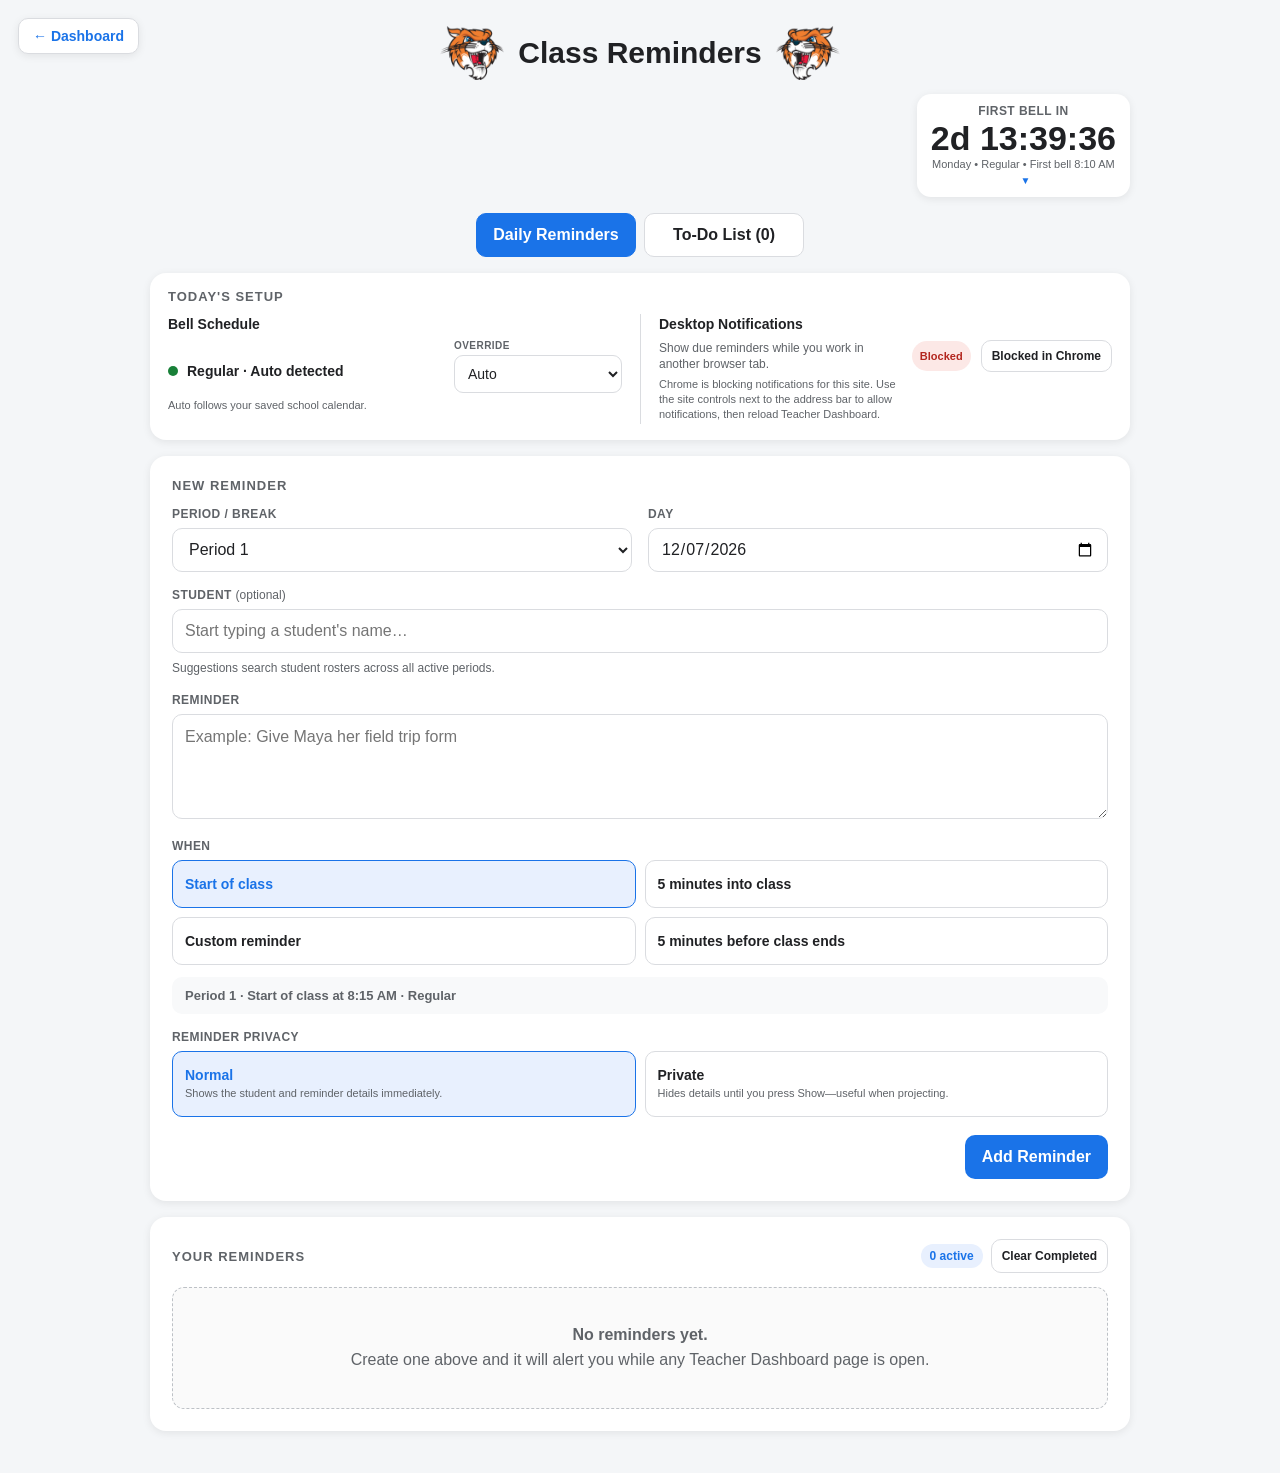
<file: reminders.html>
<!DOCTYPE html>
<html lang="en">
<head>
  <meta charset="UTF-8">
  <meta name="viewport" content="width=device-width, initial-scale=1.0">
  <title>Class Reminders</title>
  <link rel="icon" type="image/png" href="bjh-logo.png">

  <style>
    * { box-sizing: border-box; }

    :root {
      --blue: #1a73e8;
      --blue-dark: #1765cc;
      --green: #188038;
      --red: #c5221f;
      --text: #202124;
      --muted: #5f6368;
      --border: #dadce0;
      --panel: #ffffff;
      --page: #f4f6f8;
    }

    body {
      margin: 0;
      padding: 26px;
      font-family: Arial, Helvetica, sans-serif;
      background: var(--page);
      color: var(--text);
    }

    .dashboard-back {
      position: fixed;
      top: 18px;
      left: 18px;
      z-index: 900;
      display: inline-flex;
      align-items: center;
      padding: 9px 14px;
      border: 1px solid var(--border);
      border-radius: 10px;
      background: #fff;
      color: var(--blue);
      font-size: 14px;
      font-weight: 700;
      text-decoration: none;
      box-shadow: 0 2px 8px rgba(0,0,0,.08);
    }

    .dashboard-back:hover { background: #e8f0fe; }

    .app {
      max-width: 980px;
      margin: 0 auto;
    }

    .app-header {
      display: flex;
      align-items: center;
      justify-content: center;
      gap: 14px;
      margin-bottom: 18px;
    }

    .app-header h1 {
      margin: 0;
      text-align: center;
      font-size: 30px;
    }

    .bjh-logo {
      width: 64px;
      height: auto;
      flex-shrink: 0;
    }

    .bjh-logo.right { transform: scaleX(-1); }

    .global-bell-row {
      display: flex;
      justify-content: flex-end;
      margin: -4px 0 16px;
    }

    .view-switch {
      display: flex;
      justify-content: center;
      gap: 8px;
      margin: 0 0 16px;
    }

    .view-switch button {
      min-width: 160px;
      min-height: 44px;
      border: 1px solid var(--border);
      border-radius: 10px;
      background: #fff;
      color: var(--text);
      padding: 10px 16px;
      font: inherit;
      font-weight: 800;
      cursor: pointer;
    }

    .view-switch button.selected {
      border-color: var(--blue);
      background: var(--blue);
      color: #fff;
    }

    .todo-input {
      font-size: 16px;
      flex: 1 1 auto;
    }

    .todo-entry-row {
      display: flex;
      gap: 10px;
      align-items: stretch;
    }

    .todo-entry-row .button {
      flex: 0 0 auto;
      min-width: 88px;
    }

    .todo-list {
      display: grid;
      gap: 8px;
    }

    .todo-item {
      display: grid;
      grid-template-columns: auto minmax(0, 1fr);
      gap: 12px;
      align-items: start;
      padding: 14px 15px;
      border: 1px solid var(--border);
      border-radius: 12px;
      background: #fff;
    }

    .todo-item input[type="checkbox"] {
      width: 20px;
      height: 20px;
      min-height: 0;
      margin: 1px 0 0;
      padding: 0;
      accent-color: var(--blue);
      cursor: pointer;
    }

    .todo-text {
      font-size: 16px;
      font-weight: 700;
      line-height: 1.4;
      overflow-wrap: anywhere;
    }

    .todo-date {
      margin-top: 4px;
      color: var(--muted);
      font-size: 12px;
      font-weight: 700;
    }

    .todo-item.completed {
      background: #f8f9fa;
      opacity: .78;
    }

    .todo-item.completed .todo-text {
      text-decoration: line-through;
    }

    .completed-todos {
      margin-top: 18px;
      border-top: 1px solid var(--border);
      padding-top: 4px;
    }

    .completed-todos summary {
      padding: 13px 2px 9px;
      color: var(--muted);
      font-size: 13px;
      font-weight: 800;
      cursor: pointer;
      user-select: none;
    }

    .completed-todos[open] summary {
      margin-bottom: 4px;
    }

    .completed-todo-actions {
      display: flex;
      justify-content: flex-end;
      margin: 0 0 10px;
    }

    .completed-todo-actions[hidden] {
      display: none;
    }

    .notification-setting {
      display: flex;
      align-items: center;
      justify-content: space-between;
      gap: 18px;
    }

    .notification-setting-copy {
      min-width: 0;
    }

    .notification-setting-copy strong {
      display: block;
      margin-bottom: 5px;
      font-size: 17px;
    }

    .notification-setting-copy p {
      margin: 0;
      color: var(--muted);
      font-size: 14px;
      line-height: 1.45;
    }

    .notification-controls {
      display: flex;
      align-items: center;
      gap: 10px;
      flex: 0 0 auto;
    }

    .notification-status {
      display: inline-flex;
      align-items: center;
      min-height: 34px;
      padding: 6px 10px;
      border-radius: 999px;
      background: #f1f3f4;
      color: var(--muted);
      font-size: 12px;
      font-weight: 800;
      white-space: nowrap;
    }

    .notification-status.enabled {
      background: #e6f4ea;
      color: #137333;
    }

    .notification-status.blocked {
      background: #fce8e6;
      color: #b3261e;
    }

    .notification-help {
      margin-top: 10px;
      color: var(--muted);
      font-size: 12px;
      line-height: 1.45;
    }

    .notification-permission-backdrop {
      position: fixed;
      inset: 0;
      z-index: 31000;
      display: none;
      align-items: center;
      justify-content: center;
      padding: 18px;
      background: rgba(32,33,36,.64);
      backdrop-filter: blur(3px);
    }

    .notification-permission-backdrop.visible { display: flex; }

    .notification-permission-dialog {
      width: min(500px, 100%);
      padding: 25px;
      border-radius: 18px;
      background: #fff;
      box-shadow: 0 18px 60px rgba(0,0,0,.30);
      text-align: center;
    }

    .notification-permission-icon {
      width: 58px;
      height: 58px;
      display: flex;
      align-items: center;
      justify-content: center;
      margin: 0 auto 12px;
      border-radius: 50%;
      background: #e8f0fe;
      font-size: 28px;
    }

    .notification-permission-dialog h2 {
      margin: 0 0 9px;
      font-size: 23px;
    }

    .notification-permission-dialog p {
      margin: 0 auto;
      max-width: 410px;
      color: var(--muted);
      font-size: 15px;
      line-height: 1.5;
    }

    .notification-permission-actions {
      display: flex;
      justify-content: center;
      gap: 10px;
      margin-top: 20px;
    }

    .section {
      background: var(--panel);
      padding: 22px;
      border-radius: 16px;
      margin-bottom: 16px;
      box-shadow: 0 2px 8px rgba(0,0,0,.08);
    }

    .section-title {
      margin-bottom: 14px;
      color: var(--muted);
      font-size: 13px;
      font-weight: 800;
      letter-spacing: 1px;
      text-transform: uppercase;
    }

    .schedule-row {
      display: grid;
      grid-template-columns: minmax(220px, 1fr) minmax(220px, 320px);
      gap: 16px;
      align-items: end;
    }

    .daily-setup-section {
      padding: 16px 18px;
    }

    .daily-setup-section .section-title {
      margin-bottom: 10px;
    }

    .daily-setup-grid {
      display: grid;
      grid-template-columns: minmax(0, 1fr) minmax(0, 1fr);
      gap: 0;
      align-items: stretch;
    }

    .daily-setup-item {
      min-width: 0;
      padding: 2px 18px 2px 0;
    }

    .daily-setup-item + .daily-setup-item {
      padding: 2px 0 2px 18px;
      border-left: 1px solid var(--border);
    }

    .daily-setup-label {
      margin-bottom: 8px;
      color: var(--text);
      font-size: 14px;
      font-weight: 800;
    }

    .daily-setup-control-row {
      display: grid;
      grid-template-columns: minmax(0, 1fr) minmax(132px, 168px);
      gap: 12px;
      align-items: end;
    }

    .compact-schedule-status {
      min-height: 38px;
      font-size: 14px;
    }

    .compact-field-label {
      margin-bottom: 4px !important;
      font-size: 10px !important;
    }

    select.compact-select {
      min-height: 38px;
      padding: 7px 9px;
      border-radius: 9px;
      font-size: 14px;
    }

    .daily-setup-note {
      margin-top: 5px;
      color: var(--muted);
      font-size: 11px;
      line-height: 1.35;
    }

    .compact-notification-setting {
      gap: 12px;
      align-items: flex-start;
    }

    .compact-notification-setting .notification-setting-copy p {
      font-size: 12px;
      line-height: 1.35;
    }

    .compact-notification-setting .notification-help {
      margin-top: 5px;
      font-size: 11px;
      line-height: 1.35;
    }

    .compact-notification-setting .notification-status {
      min-height: 30px;
      padding: 4px 8px;
      font-size: 11px;
    }

    .compact-notification-setting .button.compact {
      min-height: 32px;
      padding: 6px 10px;
      font-size: 12px;
    }

    .schedule-status {
      min-height: 44px;
      display: flex;
      align-items: center;
      gap: 9px;
      font-weight: 800;
    }

    .status-dot {
      width: 10px;
      height: 10px;
      border-radius: 50%;
      background: var(--green);
      flex: 0 0 auto;
    }

    .form-grid {
      display: grid;
      grid-template-columns: 1fr 1fr;
      gap: 16px;
    }

    .field.full { grid-column: 1 / -1; }

    label.field-label {
      display: block;
      margin-bottom: 7px;
      color: var(--muted);
      font-size: 12px;
      font-weight: 800;
      letter-spacing: .45px;
      text-transform: uppercase;
    }

    select,
    input,
    textarea {
      width: 100%;
      min-height: 44px;
      border: 1px solid var(--border);
      border-radius: 10px;
      background: #fff;
      color: var(--text);
      padding: 10px 12px;
      font: inherit;
      outline: none;
    }

    textarea {
      min-height: 105px;
      resize: vertical;
      line-height: 1.45;
    }

    select:focus,
    input:focus,
    textarea:focus {
      border-color: var(--blue);
      box-shadow: 0 0 0 2px rgba(26,115,232,.15);
    }

    .student-field {
      position: relative;
    }

    .suggestions {
      position: absolute;
      left: 0;
      right: 0;
      top: calc(100% + 5px);
      z-index: 500;
      display: none;
      max-height: 260px;
      overflow-y: auto;
      border: 1px solid var(--border);
      border-radius: 11px;
      background: #fff;
      box-shadow: 0 8px 24px rgba(0,0,0,.14);
    }

    .suggestions.visible { display: block; }

    .suggestion {
      width: 100%;
      min-height: 42px;
      padding: 10px 12px;
      border: 0;
      border-bottom: 1px solid #f1f3f4;
      background: #fff;
      color: var(--text);
      text-align: left;
      font: inherit;
      cursor: pointer;
    }

    .suggestion:last-child { border-bottom: 0; }
    .suggestion:hover,
    .suggestion.active { background: #e8f0fe; }

    .suggestion-name {
      display: block;
      font-weight: 700;
    }

    .suggestion-class {
      display: block;
      margin-top: 2px;
      color: var(--muted);
      font-size: 11px;
      font-weight: 600;
    }

    .student-match-note,
    .small-note {
      margin-top: 7px;
      color: var(--muted);
      font-size: 12px;
      line-height: 1.45;
    }

    .timing-grid {
      display: grid;
      grid-template-columns: repeat(2, minmax(0, 1fr));
      gap: 9px;
    }

    .timing-option {
      position: relative;
    }

    .timing-option input {
      position: absolute;
      opacity: 0;
      pointer-events: none;
    }

    .timing-option span {
      min-height: 48px;
      display: flex;
      align-items: center;
      padding: 10px 12px;
      border: 1px solid var(--border);
      border-radius: 10px;
      background: #fff;
      font-size: 14px;
      font-weight: 700;
      cursor: pointer;
    }

    .timing-option input:checked + span {
      border-color: var(--blue);
      background: #e8f0fe;
      color: var(--blue);
    }

    .custom-timing-row {
      display: none;
      grid-template-columns: minmax(100px, 160px) 1fr;
      gap: 10px;
      align-items: center;
      margin-top: 10px;
      padding: 12px;
      border: 1px solid var(--border);
      border-radius: 10px;
      background: #f8f9fa;
    }

    .custom-timing-row.visible { display: grid; }

    .custom-timing-row input { min-height: 40px; }

    .custom-timing-copy {
      color: var(--muted);
      font-size: 13px;
      font-weight: 700;
    }

    .privacy-grid {
      display: grid;
      grid-template-columns: repeat(2, minmax(0, 1fr));
      gap: 9px;
    }

    .privacy-option { position: relative; }

    .privacy-option input {
      position: absolute;
      opacity: 0;
      pointer-events: none;
    }

    .privacy-option span {
      min-height: 66px;
      display: flex;
      flex-direction: column;
      justify-content: center;
      gap: 3px;
      padding: 10px 12px;
      border: 1px solid var(--border);
      border-radius: 10px;
      background: #fff;
      cursor: pointer;
    }

    .privacy-option strong { font-size: 14px; }
    .privacy-option small { color: var(--muted); font-size: 11px; line-height: 1.35; }

    .privacy-option input:checked + span {
      border-color: var(--blue);
      background: #e8f0fe;
      color: var(--blue);
    }

    .timing-preview {
      margin-top: 12px;
      padding: 11px 13px;
      border-radius: 10px;
      background: #f8f9fa;
      color: var(--muted);
      font-size: 13px;
      font-weight: 700;
    }

    .button-row {
      display: flex;
      justify-content: flex-end;
      gap: 10px;
      flex-wrap: wrap;
      margin-top: 18px;
    }

    button.button {
      min-height: 44px;
      border: 0;
      border-radius: 10px;
      padding: 11px 17px;
      font: inherit;
      font-weight: 800;
      cursor: pointer;
    }

    .button.primary {
      background: var(--blue);
      color: #fff;
    }

    .button.primary:hover { background: var(--blue-dark); }

    .button.secondary {
      border: 1px solid var(--border);
      background: #fff;
      color: var(--text);
    }

    .button.danger {
      background: #fce8e6;
      color: var(--red);
    }

    .reminder-list {
      display: grid;
      gap: 10px;
    }

    .reminder-card {
      display: grid;
      grid-template-columns: 1fr auto;
      gap: 14px;
      align-items: center;
      padding: 15px 16px;
      border: 1px solid var(--border);
      border-radius: 12px;
      background: #fff;
    }

    .reminder-card.done,
    .reminder-card.missed {
      background: #f8f9fa;
      opacity: .75;
    }

    .reminder-meta {
      margin-bottom: 5px;
      color: var(--muted);
      font-size: 12px;
      font-weight: 800;
    }

    .reminder-text {
      font-size: 16px;
      font-weight: 800;
      line-height: 1.35;
    }

    .reminder-student {
      margin-top: 5px;
      color: var(--blue);
      font-size: 13px;
      font-weight: 800;
    }

    .reminder-actions {
      display: flex;
      gap: 7px;
      flex-wrap: wrap;
      justify-content: flex-end;
    }

    .reminder-actions button {
      min-height: 36px;
      border: 0;
      border-radius: 9px;
      padding: 8px 11px;
      font: inherit;
      font-size: 12px;
      font-weight: 800;
      cursor: pointer;
    }

    .reminder-actions .show-button {
      background: #e8f0fe;
      color: var(--blue);
    }

    .reminder-actions .done-button {
      background: #e6f4ea;
      color: var(--green);
    }

    .reminder-actions .delete-button {
      background: #fce8e6;
      color: var(--red);
    }

    .empty-state {
      padding: 35px 18px;
      border: 1px dashed #bdc1c6;
      border-radius: 12px;
      background: #fafafa;
      color: var(--muted);
      text-align: center;
      line-height: 1.55;
    }

    .list-header {
      display: flex;
      align-items: center;
      justify-content: space-between;
      gap: 12px;
      margin-bottom: 14px;
    }

    .list-header .section-title { margin: 0; }

    .list-header-actions {
      display: flex;
      align-items: center;
      gap: 8px;
      flex-wrap: wrap;
      justify-content: flex-end;
    }

    .button.compact {
      min-height: 34px;
      padding: 7px 10px;
      font-size: 12px;
    }

    .count-pill {
      padding: 5px 9px;
      border-radius: 999px;
      background: #e8f0fe;
      color: var(--blue);
      font-size: 12px;
      font-weight: 800;
    }

    .toast {
      position: fixed;
      left: 50%;
      bottom: 25px;
      z-index: 3000;
      transform: translate(-50%, 15px);
      padding: 11px 18px;
      border-radius: 30px;
      background: #202124;
      color: #fff;
      opacity: 0;
      pointer-events: none;
      transition: .2s;
      text-align: center;
      max-width: calc(100% - 30px);
    }

    .toast.show {
      opacity: 1;
      transform: translate(-50%, 0);
    }

    @media (max-width: 820px) {
      .daily-setup-grid { grid-template-columns: 1fr; }
      .daily-setup-item { padding: 0 0 12px; }
      .daily-setup-item + .daily-setup-item {
        padding: 12px 0 0;
        border-left: 0;
        border-top: 1px solid var(--border);
      }
    }

    @media (max-width: 720px) {
      .form-grid,
      .schedule-row { grid-template-columns: 1fr; }
      .daily-setup-control-row { grid-template-columns: 1fr minmax(120px, 150px); }
      .timing-grid,
      .privacy-grid { grid-template-columns: 1fr; }
      .custom-timing-row { grid-template-columns: 1fr; }
    }

    @media (max-width: 600px) {
      body { padding: 12px; }
      .dashboard-back { position: static; margin-bottom: 14px; }
      .app-header { gap: 8px; }
      .app-header h1 { font-size: 23px; }
      .bjh-logo { width: 46px; }
      .view-switch button { min-width: 0; flex: 1; }
      .section { padding: 17px; }
      .reminder-card { grid-template-columns: 1fr; }
      .reminder-actions { justify-content: flex-start; }
      .button-row .button { flex: 1; }
      .notification-setting { align-items: flex-start; flex-direction: column; }
      .notification-controls { width: 100%; justify-content: space-between; }
      .daily-setup-section { padding: 14px 15px; }
      .daily-setup-control-row { grid-template-columns: 1fr; }
      .compact-notification-setting .notification-controls { width: 100%; }
      .notification-permission-actions { flex-direction: column-reverse; }
      .notification-permission-actions .button { width: 100%; }
    }
  </style>
</head>
<body>
<a class="dashboard-back" href="index.html">← Dashboard</a>

<main class="app">
  <div class="app-header">
    <img src="bjh-logo.png" class="bjh-logo" alt="BJH Bobcat">
    <h1>Class Reminders</h1>
    <img src="bjh-logo.png" class="bjh-logo right" alt="BJH Bobcat">
  </div>

  <div class="global-bell-row"><div data-bell-mini></div></div>

  <div class="view-switch" aria-label="Class Reminders view">
    <button id="dailyRemindersViewButton" class="selected" type="button">Daily Reminders</button>
    <button id="todoListViewButton" type="button">To-Do List (0)</button>
  </div>

  <div id="dailyRemindersView">
  <section class="section daily-setup-section">
    <div class="section-title">Today's Setup</div>
    <div class="daily-setup-grid">
      <div class="daily-setup-item">
        <div class="daily-setup-label">Bell Schedule</div>
        <div class="daily-setup-control-row">
          <div id="scheduleStatus" class="schedule-status compact-schedule-status">
            <span class="status-dot"></span>
            <span>Loading schedule…</span>
          </div>
          <div class="schedule-mode-wrap">
            <label class="field-label compact-field-label" for="scheduleMode">Override</label>
            <select id="scheduleMode" class="compact-select">
              <option value="auto">Auto</option>
              <option value="regular">Regular</option>
              <option value="lateStart">Late Start</option>
              <option value="minimum">Minimum Day</option>
            </select>
          </div>
        </div>
        <div class="daily-setup-note">Auto follows your saved school calendar.</div>
      </div>

      <div class="daily-setup-item notification-setup-item">
        <div class="daily-setup-label">Desktop Notifications</div>
        <div class="notification-setting compact-notification-setting">
          <div class="notification-setting-copy">
            <p>Show due reminders while you work in another browser tab.</p>
            <div id="notificationHelp" class="notification-help"></div>
          </div>
          <div class="notification-controls">
            <span id="notificationStatus" class="notification-status">Checking…</span>
            <button id="notificationToggleButton" class="button secondary compact" type="button">Enable</button>
          </div>
        </div>
      </div>
    </div>
  </section>

  <section class="section">
    <div class="section-title">New Reminder</div>

    <div class="form-grid">
      <div>
        <label class="field-label" for="reminderPeriod">Period / Break</label>
        <select id="reminderPeriod"></select>
      </div>

      <div>
        <label class="field-label" for="reminderDate">Day</label>
        <input id="reminderDate" type="date">
      </div>

      <div class="field full student-field">
        <label class="field-label" for="studentInput">Student <span style="font-weight:400;text-transform:none;letter-spacing:0;">(optional)</span></label>
        <input
          id="studentInput"
          type="text"
          autocomplete="off"
          placeholder="Start typing a student's name…"
        >
        <div id="studentSuggestions" class="suggestions"></div>
        <div id="studentMatchNote" class="student-match-note">
          Suggestions search student rosters across all active periods.
        </div>
      </div>

      <div class="field full">
        <label class="field-label" for="reminderText">Reminder</label>
        <textarea id="reminderText" placeholder="Example: Give Maya her field trip form"></textarea>
      </div>

      <div class="field full">
        <label class="field-label">When</label>
        <div class="timing-grid">
          <label class="timing-option">
            <input type="radio" name="timing" value="start" checked>
            <span>Start of class</span>
          </label>
          <label class="timing-option">
            <input type="radio" name="timing" value="after5">
            <span>5 minutes into class</span>
          </label>
          <label class="timing-option">
            <input type="radio" name="timing" value="custom">
            <span>Custom reminder</span>
          </label>
          <label class="timing-option">
            <input type="radio" name="timing" value="before5">
            <span>5 minutes before class ends</span>
          </label>
        </div>
        <div id="customTimingRow" class="custom-timing-row">
          <input id="customMinutes" type="number" min="1" max="60" step="1" value="10" aria-label="Custom minutes before class ends">
          <div class="custom-timing-copy">minutes before class ends</div>
        </div>
        <div id="timingPreview" class="timing-preview"></div>
      </div>

      <div class="field full">
        <label class="field-label">Reminder Privacy</label>
        <div class="privacy-grid">
          <label class="privacy-option">
            <input type="radio" name="privacy" value="normal" checked>
            <span>
              <strong>Normal</strong>
              <small>Shows the student and reminder details immediately.</small>
            </span>
          </label>
          <label class="privacy-option">
            <input type="radio" name="privacy" value="private">
            <span>
              <strong>Private</strong>
              <small>Hides details until you press Show—useful when projecting.</small>
            </span>
          </label>
        </div>
      </div>
    </div>

    <div class="button-row">
      <button id="addReminderButton" class="button primary" type="button">Add Reminder</button>
    </div>
  </section>

  <section class="section">
    <div class="list-header">
      <div class="section-title">Your Reminders</div>
      <div class="list-header-actions">
        <div id="reminderCount" class="count-pill">0 active</div>
        <button id="clearCompletedButton" class="button secondary compact" type="button">Clear Completed</button>
      </div>
    </div>
    <div id="reminderList" class="reminder-list"></div>
  </section>
  </div>

  <div id="todoListView" hidden>
    <section class="section">
      <div class="section-title">New To-Do</div>
      <div class="todo-entry-row">
        <input id="todoInput" class="todo-input" type="text" autocomplete="off" maxlength="500" placeholder="What do you need to do?">
        <button id="addTodoButton" class="button primary" type="button">Add</button>
      </div>
      <div class="small-note">Press Enter or click Add.</div>
    </section>

    <section class="section">
      <div class="list-header">
        <div class="section-title">To-Do List</div>
        <div id="todoCount" class="count-pill">0 active</div>
      </div>
      <div id="todoList" class="todo-list"></div>
      <details id="completedTodos" class="completed-todos">
        <summary>Completed (<span id="completedTodoCount">0</span>)</summary>
        <div id="completedTodoActions" class="completed-todo-actions" hidden>
          <button id="clearCompletedTodosButton" class="button secondary compact" type="button">Clear Completed</button>
        </div>
        <div id="completedTodoList" class="todo-list"></div>
      </details>
    </section>
  </div>
</main>

<div id="notificationPermissionBackdrop" class="notification-permission-backdrop" role="dialog" aria-modal="true" aria-labelledby="notificationPermissionTitle">
  <div class="notification-permission-dialog">
    <div class="notification-permission-icon" aria-hidden="true">🔔</div>
    <h2 id="notificationPermissionTitle">Enable Desktop Reminders?</h2>
    <p>Allow Teacher Dashboard to show important class reminders while you’re working in another browser tab. Clicking a notification will bring Teacher Dashboard back to the front.</p>
    <div class="notification-permission-actions">
      <button id="notificationPermissionCancel" class="button secondary" type="button">Not Now</button>
      <button id="notificationPermissionContinue" class="button primary" type="button">Continue</button>
    </div>
  </div>
</div>

<div id="toast" class="toast" aria-live="polite"></div>

<script src="shared/dashboard-data.js"></script>
<script src="shared/bell-service.js"></script>
<script src="shared/reminder-service.js"></script>

<script>
(() => {
  "use strict";

  const el = id => document.getElementById(id);
  const periodSelect = el("reminderPeriod");
  const dateInput = el("reminderDate");
  const studentInput = el("studentInput");
  const suggestions = el("studentSuggestions");
  const matchNote = el("studentMatchNote");
  const reminderText = el("reminderText");
  const customTimingRow = el("customTimingRow");
  const customMinutesInput = el("customMinutes");
  const timingPreview = el("timingPreview");
  const reminderList = el("reminderList");
  const reminderCount = el("reminderCount");
  const clearCompletedButton = el("clearCompletedButton");
  const scheduleMode = el("scheduleMode");
  const scheduleStatus = el("scheduleStatus");
  const toast = el("toast");
  const dailyRemindersViewButton = el("dailyRemindersViewButton");
  const todoListViewButton = el("todoListViewButton");
  const dailyRemindersView = el("dailyRemindersView");
  const todoListView = el("todoListView");
  const todoInput = el("todoInput");
  const addTodoButton = el("addTodoButton");
  const todoList = el("todoList");
  const todoCount = el("todoCount");
  const completedTodos = el("completedTodos");
  const completedTodoCount = el("completedTodoCount");
  const completedTodoActions = el("completedTodoActions");
  const clearCompletedTodosButton = el("clearCompletedTodosButton");
  const completedTodoList = el("completedTodoList");
  const notificationStatus = el("notificationStatus");
  const notificationHelp = el("notificationHelp");
  const notificationToggleButton = el("notificationToggleButton");
  const notificationPermissionBackdrop = el("notificationPermissionBackdrop");
  const notificationPermissionCancel = el("notificationPermissionCancel");
  const notificationPermissionContinue = el("notificationPermissionContinue");

  let selectedStudentId = "";
  let selectedStudentClassId = "";
  const revealedPrivateIds = new Set();
  let suggestionItems = [];
  let activeSuggestionIndex = -1;

  function showToast(message) {
    toast.textContent = message;
    toast.classList.add("show");
    clearTimeout(showToast.timer);
    showToast.timer = setTimeout(() => toast.classList.remove("show"), 1900);
  }

  function closeNotificationPermissionDialog() {
    notificationPermissionBackdrop.classList.remove("visible");
  }

  function openNotificationPermissionDialog() {
    notificationPermissionBackdrop.classList.add("visible");
    notificationPermissionContinue.focus();
  }

  function renderNotificationSetting() {
    const status = ReminderService.getDesktopNotificationStatus();
    notificationStatus.className = "notification-status";
    notificationToggleButton.disabled = false;

    if (status.state === "enabled") {
      notificationStatus.textContent = "Enabled";
      notificationStatus.classList.add("enabled");
      notificationToggleButton.textContent = "Turn Off";
      notificationHelp.textContent = "Desktop notifications appear only when Teacher Dashboard is open but not currently visible.";
      return;
    }

    notificationToggleButton.textContent = "Enable";

    if (status.state === "blocked") {
      notificationStatus.textContent = "Blocked";
      notificationStatus.classList.add("blocked");
      notificationToggleButton.textContent = "Blocked in Chrome";
      notificationToggleButton.disabled = true;
      notificationHelp.textContent = "Chrome is blocking notifications for this site. Use the site controls next to the address bar to allow notifications, then reload Teacher Dashboard.";
      return;
    }

    if (status.state === "unsupported") {
      notificationStatus.textContent = "Unavailable";
      notificationToggleButton.disabled = true;
      notificationHelp.textContent = "This browser does not support desktop notifications.";
      return;
    }

    if (status.state === "local-file") {
      notificationStatus.textContent = "Web version required";
      notificationToggleButton.disabled = true;
      notificationHelp.textContent = "Desktop reminders must be enabled from the deployed HTTPS Teacher Dashboard, not from a downloaded HTML file. Open your live Dashboard site and enable them there.";
      return;
    }

    if (status.state === "insecure") {
      notificationStatus.textContent = "HTTPS required";
      notificationToggleButton.disabled = true;
      notificationHelp.textContent = "Desktop notifications require the secure HTTPS version of Teacher Dashboard.";
      return;
    }

    if (status.permission === "granted") {
      notificationStatus.textContent = "Off";
      notificationHelp.textContent = "Chrome already has permission. Enable this whenever you want reminders to appear outside the Dashboard tab.";
    } else {
      notificationStatus.textContent = "Off";
      notificationHelp.textContent = "Chrome will ask for notification permission only after you choose to enable this feature.";
    }
  }

  async function enableDesktopNotifications() {
    try {
      const status = await ReminderService.requestDesktopNotifications();
      renderNotificationSetting();

      if (status.state === "enabled") {
        const testSent = ReminderService.sendDesktopNotificationTest();
        notificationHelp.textContent = testSent
          ? "A test notification was sent. Desktop notifications will appear while Teacher Dashboard is open but not currently visible. If the test does not appear on a Mac, check System Settings → Notifications → Google Chrome."
          : "Chrome granted notification permission, but the test notification could not be created. Check your browser and operating-system notification settings.";
        showToast(testSent ? "Desktop reminders enabled — test sent" : "Desktop reminders enabled");
      } else if (status.state === "blocked") {
        notificationHelp.textContent = "Chrome still reports notifications as blocked for this site. Click the site controls next to the address bar, set Notifications to Allow, then reload Teacher Dashboard.";
        showToast("Chrome still reports notifications as blocked");
      } else if (status.permission === "default" || status.livePermission === "default" || status.permissionsApiState === "prompt") {
        notificationHelp.textContent = "Chrome still reports notification permission as Ask/Prompt. Use the site controls next to the address bar, set Notifications to Allow, then try again.";
        showToast("Chrome still reports notification permission as Ask");
      } else {
        notificationHelp.textContent = `Chrome did not grant notification permission. Browser result: ${status.livePermission || status.permission || "unknown"}.`;
        showToast("Desktop reminders were not enabled");
      }
    } catch (error) {
      console.error(error);
      renderNotificationSetting();
      notificationHelp.textContent = "Desktop reminders could not be enabled. Check Chrome's site notification permission and your operating-system notification settings.";
      showToast("Desktop reminders could not be enabled");
    }
  }

  function handleNotificationToggle() {
    const status = ReminderService.getDesktopNotificationStatus();

    if (status.state === "enabled") {
      ReminderService.setDesktopNotificationsEnabled(false);
      renderNotificationSetting();
      showToast("Desktop reminders turned off");
      return;
    }

    if (status.permission === "granted") {
      ReminderService.setDesktopNotificationsEnabled(true);
      renderNotificationSetting();
      showToast("Desktop reminders enabled");
      return;
    }

    if (status.state === "needs-permission") {
      openNotificationPermissionDialog();
    }
  }

  function defaultReminderDate() {
    const snapshot = BellService.getSnapshot();

    if (
      (snapshot.phase === "afterSchool" || snapshot.phase === "weekend") &&
      snapshot.targetDateKey
    ) {
      const [year, month, day] = snapshot.targetDateKey.split("-").map(Number);
      return new Date(year, month - 1, day);
    }

    return new Date();
  }

  function formatDateInput(date) {
    return ReminderService.dateKey(date);
  }

  function formatDisplayDate(key) {
    const parts = key.split("-").map(Number);
    const date = new Date(parts[0], parts[1] - 1, parts[2]);
    const today = ReminderService.dateKey();
    const tomorrow = new Date();
    tomorrow.setDate(tomorrow.getDate() + 1);

    if (key === today) return "Today";
    if (key === ReminderService.dateKey(tomorrow)) return "Tomorrow";

    return date.toLocaleDateString([], {
      weekday: "short",
      month: "short",
      day: "numeric"
    });
  }

  function reminderScheduleKey() {
    const dateValue = dateInput.value || formatDateInput(defaultReminderDate());
    const [year, month, day] = dateValue.split("-").map(Number);
    const selectedDate = new Date(year, month - 1, day, 12, 0, 0, 0);
    const todayKey = ReminderService.dateKey();

    // For today, the BellService snapshot is authoritative so this dropdown
    // immediately follows the same global schedule override as Bell Countdown.
    if (dateValue === todayKey) {
      const snapshot = BellService.getSnapshot();
      if (["regular", "lateStart", "minimum"].includes(snapshot?.scheduleKey)) {
        return snapshot.scheduleKey;
      }
    }

    try {
      if (DashboardData.isMinimumDayDate(selectedDate)) return "minimum";
    } catch (error) {}

    return selectedDate.getDay() === 3 ? "lateStart" : "regular";
  }

  function buildPeriods() {
    const previous = periodSelect.value;
    const classes = DashboardData.getClasses({ activeOnly: true });
    const preferred = DashboardData.getCurrentClassId();
    const classMap = new Map(classes.map(item => [String(item.id), item]));
    const scheduleKey = reminderScheduleKey();
    const schedule = DashboardData.getBellSchedule(scheduleKey) || [];

    periodSelect.innerHTML = "";

    // Mirror the global bell schedule exactly instead of grouping classes
    // and breaks separately. Example: P1, P2, Snack, P3, P4, P5, Lunch, P6, P7.
    schedule.forEach(entry => {
      const entryName = String(entry?.name || "").trim();
      if (!entryName) return;

      const periodMatch = entryName.match(/^Period\s+(\d+)$/i);

      if (periodMatch) {
        const classId = periodMatch[1];
        const classInfo = classMap.get(classId);
        if (!classInfo) return;

        const option = document.createElement("option");
        option.value = `class:${classId}`;
        option.textContent = classInfo.name;
        periodSelect.appendChild(option);
        return;
      }

      if (/^(Snack|Lunch)$/i.test(entryName)) {
        const option = document.createElement("option");
        option.value = `entry:${entryName}`;
        option.textContent = entryName;
        periodSelect.appendChild(option);
      }
    });

    const allValues = [...periodSelect.options].map(option => option.value);

    if (allValues.includes(previous)) {
      periodSelect.value = previous;
    } else if (allValues.includes(`class:${preferred}`)) {
      periodSelect.value = `class:${preferred}`;
    } else if (periodSelect.options.length) {
      periodSelect.selectedIndex = 0;
    }
  }

  function selectedTarget() {
    const value = String(periodSelect.value || "");

    if (value.startsWith("entry:")) {
      const entryName = value.slice("entry:".length);
      return {
        classId: "",
        entryName,
        label: entryName,
        isBreak: true
      };
    }

    const classId = value.startsWith("class:")
      ? value.slice("class:".length)
      : value;

    const classInfo = DashboardData.getClass(classId);

    return {
      classId,
      entryName: "",
      label: classInfo?.name || `Period ${classId}`,
      isBreak: false
    };
  }

  function allStudents() {
    const classes = DashboardData.getClasses({ activeOnly: true });
    const students = [];

    classes.forEach(classInfo => {
      let roster = [];

      if (typeof DashboardData.getStudents === "function") {
        roster = DashboardData.getStudents(classInfo.id) || [];
      } else if (typeof DashboardData.getClassroomStudents === "function") {
        roster = DashboardData.getClassroomStudents(classInfo.id) || [];
      } else if (typeof DashboardData.getRoster === "function") {
        roster = (DashboardData.getRoster(classInfo.id) || []).map((name, index) => ({
          id: `manual-${classInfo.id}-${index}`,
          name: typeof name === "string" ? name : name?.name || ""
        }));
      }

      roster.forEach((student, index) => {
        const normalized = typeof student === "string"
          ? { id: `manual-${classInfo.id}-${index}`, name: student }
          : student;

        if (!normalized?.name) return;

        students.push({
          ...normalized,
          rosterClassId: classInfo.id,
          rosterClassName: classInfo.name || `Period ${classInfo.id}`
        });
      });
    });

    return students.sort((a, b) =>
      a.name.localeCompare(b.name) ||
      String(a.rosterClassId).localeCompare(String(b.rosterClassId), undefined, { numeric: true })
    );
  }

  function clearStudentSelection(keepText = false) {
    selectedStudentId = "";
    selectedStudentClassId = "";
    if (!keepText) studentInput.value = "";
    matchNote.textContent = "Suggestions search student rosters across all active periods.";
  }

  function updateSelectedStudentNote() {
    if (!selectedStudentId) return;
    const student = allStudents().find(item =>
      item.id === selectedStudentId &&
      (!selectedStudentClassId || String(item.rosterClassId) === String(selectedStudentClassId))
    );
    if (!student) return;

    const target = selectedTarget();
    matchNote.textContent =
      `Matched to ${student.name} · ${student.rosterClassName}. Reminder timing will use ${target.label}.`;
  }

  function chooseStudent(student) {
    selectedStudentId = student.id;
    selectedStudentClassId = String(student.rosterClassId || "");
    studentInput.value = student.name;

    // A roster selection should carry its class period with it so the teacher
    // never has to choose the student and then manually correct the period.
    const matchingPeriod = `class:${selectedStudentClassId}`;
    const periodExists = [...periodSelect.options].some(option => option.value === matchingPeriod);
    if (selectedStudentClassId && periodExists) {
      periodSelect.value = matchingPeriod;
      updateTimingControls();
      updateTimingPreview();
    }

    suggestions.classList.remove("visible");
    updateSelectedStudentNote();
  }

  function renderSuggestions() {
    const query = studentInput.value.trim().toLocaleLowerCase();
    const students = allStudents();

    if (!query) {
      suggestionItems = [];
      suggestions.innerHTML = "";
      suggestions.classList.remove("visible");
      return;
    }

    suggestionItems = students
      .map(student => {
        const name = student.name.toLocaleLowerCase();
        const tokens = name.split(/\s+/);
        const rank = name.startsWith(query)
          ? 0
          : tokens.some(token => token.startsWith(query))
            ? 1
            : name.includes(query)
              ? 2
              : 99;
        return { student, rank };
      })
      .filter(item => item.rank < 99)
      .sort((a, b) => a.rank - b.rank || a.student.name.localeCompare(b.student.name))
      .slice(0, 8)
      .map(item => item.student);

    suggestions.innerHTML = "";
    activeSuggestionIndex = -1;

    suggestionItems.forEach((student, index) => {
      const button = document.createElement("button");
      button.type = "button";
      button.className = "suggestion";

      const name = document.createElement("span");
      name.className = "suggestion-name";
      name.textContent = student.name;

      const className = document.createElement("span");
      className.className = "suggestion-class";
      className.textContent = student.rosterClassName;

      button.append(name, className);
      button.addEventListener("mousedown", event => {
        event.preventDefault();
        chooseStudent(student);
      });
      suggestions.appendChild(button);
    });

    suggestions.classList.toggle("visible", suggestionItems.length > 0);

    const exactMatches = students.filter(student => student.name.toLocaleLowerCase() === query);
    if (exactMatches.length === 1) {
      const exact = exactMatches[0];
      selectedStudentId = exact.id;
      selectedStudentClassId = String(exact.rosterClassId || "");
      updateSelectedStudentNote();
    } else if (selectedStudentId) {
      const selected = students.find(student => student.id === selectedStudentId);
      if (!selected || selected.name.toLocaleLowerCase() !== query) {
        selectedStudentId = "";
        selectedStudentClassId = "";
        matchNote.textContent = "No exact roster match yet. You can keep typing or leave the student field as free text.";
      }
    } else if (exactMatches.length > 1) {
      matchNote.textContent = "Multiple students have this name. Choose the correct period from the suggestions.";
    } else {
      matchNote.textContent = suggestionItems.length
        ? `${suggestionItems.length} roster match${suggestionItems.length === 1 ? "" : "es"} found.`
        : "No roster match found. You can still use the name as free text.";
    }
  }

  function selectedTiming() {
    return document.querySelector('input[name="timing"]:checked')?.value || "start";
  }

  function selectedPrivacy() {
    return document.querySelector('input[name="privacy"]:checked')?.value === "private" ? "private" : "normal";
  }

  function customMinutes() {
    return Math.max(1, Math.min(60, Math.floor(Number(customMinutesInput.value) || 10)));
  }

  function updateTimingControls() {
    const target = selectedTarget();
    customTimingRow.classList.toggle("visible", selectedTiming() === "custom");

    const copy = customTimingRow.querySelector(".custom-timing-copy");
    if (copy) {
      copy.textContent = target.isBreak
        ? `minutes before ${target.label} ends`
        : "minutes before class ends";
    }

    document.querySelector('input[name="timing"][value="start"] + span').textContent =
      target.isBreak ? `Start of ${target.label}` : "Start of class";

    document.querySelector('input[name="timing"][value="after5"] + span').textContent =
      target.isBreak ? `5 minutes into ${target.label}` : "5 minutes into class";

    document.querySelector('input[name="timing"][value="before5"] + span').textContent =
      target.isBreak ? `5 minutes before ${target.label} ends` : "5 minutes before class ends";
  }

  function updateTimingPreview() {
    updateTimingControls();

    const target = selectedTarget();
    const temp = {
      classId: target.classId,
      entryName: target.entryName,
      date: dateInput.value,
      timing: selectedTiming(),
      customMinutes: customMinutes()
    };

    const info = ReminderService.getTriggerTime(temp);

    if (!info) {
      timingPreview.textContent = target.isBreak
        ? `${target.label} is not part of the selected day's bell schedule.`
        : "Choose a class and school day to preview the reminder time.";
      return;
    }

    const triggerLabel =
      typeof ReminderService.timingLabelForTarget === "function"
        ? ReminderService.timingLabelForTarget(
            selectedTiming(),
            customMinutes(),
            target.label,
            target.isBreak
          )
        : ReminderService.timingLabel(selectedTiming(), customMinutes());

    timingPreview.textContent =
      `${target.label} · ${triggerLabel} at ` +
      `${info.trigger.toLocaleTimeString([], { hour: "numeric", minute: "2-digit" })} · ` +
      `${info.scheduleLabel}`;
  }

  function renderSchedule() {
    const snapshot = BellService.getSnapshot();
    scheduleMode.value = snapshot.scheduleMode || "auto";
    scheduleStatus.innerHTML =
      `<span class="status-dot"></span><span>${snapshot.scheduleLabel} · ${snapshot.scheduleMode === "auto" ? "Auto detected" : "Manual override"}</span>`;
    updateTimingPreview();
  }

  function statusLabel(reminder) {
    if (reminder.scheduleUnavailable) return "Not on this schedule";
    if (reminder.status === "done") return "Done";
    if (reminder.status === "missed") return "Missed";
    if (reminder.status === "snoozed") return "Snoozed";
    if (reminder.status === "alerting") return "Alerting";
    return "Pending";
  }

  function renderReminders() {
    const allReminders = ReminderService.getReminders();
    const reminders = allReminders
      .filter(item => item.date >= ReminderService.dateKey())
      .sort((a, b) => {
        if (a.date !== b.date) return a.date.localeCompare(b.date);
        if (a.scheduleUnavailable !== b.scheduleUnavailable) {
          return a.scheduleUnavailable ? 1 : -1;
        }
        return Number(a.triggerAt || 0) - Number(b.triggerAt || 0);
      });

    const active = reminders.filter(item => !["done", "missed"].includes(item.status));
    const completed = allReminders.filter(item => item.status === "done");
    reminderCount.textContent = `${active.length} active`;
    clearCompletedButton.disabled = completed.length === 0;

    reminderList.innerHTML = "";

    if (reminders.length === 0) {
      const empty = document.createElement("div");
      empty.className = "empty-state";

      const pastCount = allReminders.filter(item => item.date < ReminderService.dateKey()).length;
      const recoveryCandidates = typeof ReminderService.getReminderRecoveryCandidates === "function"
        ? ReminderService.getReminderRecoveryCandidates()
        : [];

      if (pastCount > 0) {
        empty.innerHTML = `<strong>No upcoming reminders.</strong><br>${pastCount} older reminder${pastCount === 1 ? " is" : "s are"} still stored but hidden because the date has passed.`;
      } else {
        empty.innerHTML = "<strong>No reminders yet.</strong><br>Create one above and it will alert you while any Teacher Dashboard page is open.";
      }

      if (recoveryCandidates.length && allReminders.length === 0) {
        const recovery = recoveryCandidates[0];
        const recoveryWrap = document.createElement("div");
        recoveryWrap.style.marginTop = "14px";

        const recoveryNote = document.createElement("div");
        recoveryNote.textContent = `${recovery.label} found (${recovery.count} reminder${recovery.count === 1 ? "" : "s"}).`;
        recoveryNote.style.marginBottom = "9px";

        const restore = document.createElement("button");
        restore.type = "button";
        restore.className = "button secondary compact";
        restore.textContent = "Restore Reminder Backup";
        restore.addEventListener("click", () => {
          const confirmed = confirm(`Restore ${recovery.count} reminder${recovery.count === 1 ? "" : "s"} from ${recovery.label.toLowerCase()}?`);
          if (!confirmed) return;
          try {
            ReminderService.restoreReminderBackup(recovery.source);
            renderReminders();
            showToast("Reminder backup restored");
          } catch (error) {
            console.error(error);
            showToast(error.message || "Reminder backup could not be restored");
          }
        });

        recoveryWrap.append(recoveryNote, restore);
        empty.appendChild(recoveryWrap);
      }

      reminderList.appendChild(empty);
      return;
    }

    reminders.forEach(reminder => {
      const card = document.createElement("div");
      card.className = `reminder-card ${reminder.status}`;

      const copy = document.createElement("div");

      const meta = document.createElement("div");
      meta.className = "reminder-meta";
      meta.textContent =
        `${formatDisplayDate(reminder.date)} · ${reminder.className} · ${reminder.triggerLabel} · ${statusLabel(reminder)}`;

      const privateHidden = reminder.privacy === "private" && !revealedPrivateIds.has(reminder.id);

      const text = document.createElement("div");
      text.className = "reminder-text";
      text.textContent = privateHidden ? "Private reminder" : reminder.text;

      copy.append(meta, text);

      if (!privateHidden && reminder.studentName) {
        const student = document.createElement("div");
        student.className = "reminder-student";
        student.textContent = reminder.studentName;
        copy.appendChild(student);
      }

      const actions = document.createElement("div");
      actions.className = "reminder-actions";

      if (privateHidden) {
        const show = document.createElement("button");
        show.type = "button";
        show.className = "show-button";
        show.textContent = "Show";
        show.addEventListener("click", () => {
          revealedPrivateIds.add(reminder.id);
          renderReminders();
        });
        actions.appendChild(show);
      }

      if (!["done", "missed"].includes(reminder.status)) {
        const done = document.createElement("button");
        done.type = "button";
        done.className = "done-button";
        done.textContent = "Done";
        done.addEventListener("click", () => {
          ReminderService.updateReminder(reminder.id, {
            status: "done",
            completedAt: new Date().toISOString(),
            snoozeUntil: 0,
            claimOwner: "",
            claimUntil: 0
          });
          renderReminders();
          showToast("Reminder completed");
        });
        actions.appendChild(done);
      }

      const remove = document.createElement("button");
      remove.type = "button";
      remove.className = "delete-button";
      remove.textContent = "Delete";
      remove.addEventListener("click", () => {
        revealedPrivateIds.delete(reminder.id);
        ReminderService.deleteReminder(reminder.id);
        renderReminders();
        showToast("Reminder deleted");
      });
      actions.appendChild(remove);

      card.append(copy, actions);
      reminderList.appendChild(card);
    });
  }

  function addReminder() {
    try {
      const target = selectedTarget();

      const reminder = ReminderService.addReminder({
        date: dateInput.value,
        classId: target.classId,
        entryName: target.entryName,
        studentId: selectedStudentId,
        studentClassId: selectedStudentClassId,
        studentName: studentInput.value.trim(),
        text: reminderText.value.trim(),
        timing: selectedTiming(),
        customMinutes: customMinutes(),
        privacy: selectedPrivacy()
      });

      reminderText.value = "";
      clearStudentSelection();
      renderReminders();
      showToast(`Reminder set for ${reminder.className || target.label}`);
    } catch (error) {
      console.error(error);
      showToast(error.message || "Reminder could not be added");
    }
  }

  function setView(view) {
    const showTodos = view === "todo";
    dailyRemindersView.hidden = showTodos;
    todoListView.hidden = !showTodos;
    dailyRemindersViewButton.classList.toggle("selected", !showTodos);
    todoListViewButton.classList.toggle("selected", showTodos);

    if (showTodos) {
      renderTodos();
      setTimeout(() => todoInput.focus(), 0);
    }
  }

  function formatTodoDate(isoString) {
    const date = new Date(isoString);
    if (Number.isNaN(date.getTime())) return "";

    const today = new Date();
    const sameDay =
      date.getFullYear() === today.getFullYear() &&
      date.getMonth() === today.getMonth() &&
      date.getDate() === today.getDate();

    if (sameDay) return "Added today";

    return `Added ${date.toLocaleDateString([], {
      month: "short",
      day: "numeric",
      year: date.getFullYear() === today.getFullYear() ? undefined : "numeric"
    })}`;
  }

  function buildTodoItem(todo, completed) {
    const row = document.createElement("label");
    row.className = `todo-item${completed ? " completed" : ""}`;

    const checkbox = document.createElement("input");
    checkbox.type = "checkbox";
    checkbox.checked = completed;
    checkbox.setAttribute("aria-label", completed ? `Restore ${todo.text}` : `Complete ${todo.text}`);
    checkbox.addEventListener("change", () => {
      ReminderService.setTodoCompleted(todo.id, checkbox.checked);
      renderTodos();
      showToast(checkbox.checked ? "To-do completed" : "To-do restored");
    });

    const copy = document.createElement("div");
    const text = document.createElement("div");
    text.className = "todo-text";
    text.textContent = todo.text;

    const date = document.createElement("div");
    date.className = "todo-date";
    date.textContent = formatTodoDate(todo.createdAt);

    copy.append(text, date);
    row.append(checkbox, copy);
    return row;
  }

  function renderTodos() {
    const todos = ReminderService.getTodos();
    const active = todos
      .filter(todo => !todo.completedAt)
      .sort((a, b) => String(b.createdAt).localeCompare(String(a.createdAt)));
    const completed = todos
      .filter(todo => todo.completedAt)
      .sort((a, b) => String(b.completedAt).localeCompare(String(a.completedAt)));

    todoCount.textContent = `${active.length} active`;
    todoListViewButton.textContent = `To-Do List (${active.length})`;
    completedTodoCount.textContent = String(completed.length);
    completedTodoActions.hidden = completed.length === 0;
    todoList.innerHTML = "";
    completedTodoList.innerHTML = "";

    if (!active.length) {
      const empty = document.createElement("div");
      empty.className = "empty-state";
      empty.innerHTML = "<strong>Nothing on your list.</strong><br>Add a task above and it will stay here until you complete it.";
      todoList.appendChild(empty);
    } else {
      active.forEach(todo => todoList.appendChild(buildTodoItem(todo, false)));
    }

    if (!completed.length) {
      const empty = document.createElement("div");
      empty.className = "empty-state";
      empty.textContent = "Completed tasks will appear here.";
      completedTodoList.appendChild(empty);
    } else {
      completed.forEach(todo => completedTodoList.appendChild(buildTodoItem(todo, true)));
    }
  }

  function addTodo() {
    const text = todoInput.value.trim();
    if (!text) return;

    try {
      ReminderService.addTodo({ text, source: "manual" });
      todoInput.value = "";
      renderTodos();
      showToast("Added to To-Do List");
    } catch (error) {
      console.error(error);
      showToast(error.message || "To-do could not be added");
    }
  }

  function clearCompletedTodos() {
    const completedCount = ReminderService
      .getTodos()
      .filter(todo => todo.completedAt)
      .length;

    if (!completedCount) return;

    const confirmed = confirm(
      `Clear ${completedCount} completed to-do item${completedCount === 1 ? "" : "s"}?\n\nThis cannot be undone.`
    );

    if (!confirmed) return;

    try {
      const cleared = ReminderService.clearCompletedTodos();
      renderTodos();
      showToast(`Cleared ${cleared} completed to-do item${cleared === 1 ? "" : "s"}`);
    } catch (error) {
      console.error(error);
      showToast(error.message || "Completed to-dos could not be cleared");
    }
  }

  dailyRemindersViewButton.addEventListener("click", () => setView("daily"));
  todoListViewButton.addEventListener("click", () => setView("todo"));
  addTodoButton.addEventListener("click", addTodo);
  clearCompletedTodosButton.addEventListener("click", clearCompletedTodos);
  notificationToggleButton.addEventListener("click", handleNotificationToggle);
  notificationPermissionCancel.addEventListener("click", closeNotificationPermissionDialog);
  notificationPermissionContinue.addEventListener("click", async () => {
    closeNotificationPermissionDialog();
    await enableDesktopNotifications();
  });
  notificationPermissionBackdrop.addEventListener("click", event => {
    if (event.target === notificationPermissionBackdrop) closeNotificationPermissionDialog();
  });
  todoInput.addEventListener("keydown", event => {
    if (event.key === "Enter" && !event.isComposing) {
      event.preventDefault();
      addTodo();
    }
  });

  periodSelect.addEventListener("change", () => {
    updateSelectedStudentNote();
    updateTimingPreview();
  });

  dateInput.addEventListener("change", () => {
    buildPeriods();
    updateTimingPreview();
  });

  studentInput.addEventListener("input", () => {
    renderSuggestions();
  });

  studentInput.addEventListener("keydown", event => {
    const buttons = [...suggestions.querySelectorAll(".suggestion")];
    if (!buttons.length) return;

    if (event.key === "ArrowDown") {
      event.preventDefault();
      activeSuggestionIndex = Math.min(activeSuggestionIndex + 1, buttons.length - 1);
    } else if (event.key === "ArrowUp") {
      event.preventDefault();
      activeSuggestionIndex = Math.max(activeSuggestionIndex - 1, 0);
    } else if (event.key === "Enter" && activeSuggestionIndex >= 0) {
      event.preventDefault();
      chooseStudent(suggestionItems[activeSuggestionIndex]);
      return;
    } else if (event.key === "Escape") {
      suggestions.classList.remove("visible");
      return;
    } else {
      return;
    }

    buttons.forEach((button, index) => button.classList.toggle("active", index === activeSuggestionIndex));
    buttons[activeSuggestionIndex]?.scrollIntoView({ block: "nearest" });
  });

  studentInput.addEventListener("blur", () => {
    setTimeout(() => suggestions.classList.remove("visible"), 120);
  });

  document.querySelectorAll('input[name="timing"]').forEach(input => {
    input.addEventListener("change", updateTimingPreview);
  });

  customMinutesInput.addEventListener("input", updateTimingPreview);

  scheduleMode.addEventListener("change", () => {
    BellService.setScheduleMode(scheduleMode.value);
    buildPeriods();
    renderSchedule();
    showToast(`${BellService.getSnapshot().scheduleLabel} schedule selected`);
  });

  el("addReminderButton").addEventListener("click", addReminder);

  clearCompletedButton.addEventListener("click", () => {
    const cleared = ReminderService.clearCompleted();
    renderReminders();
    showToast(cleared ? `${cleared} completed reminder${cleared === 1 ? "" : "s"} cleared` : "No completed reminders to clear");
  });

  window.addEventListener(ReminderService.changeEvent, renderReminders);
  window.addEventListener(ReminderService.todoChangeEvent, renderTodos);
  window.addEventListener(ReminderService.notificationChangeEvent, renderNotificationSetting);
  window.addEventListener(DashboardData.changeEvent, () => {
    buildPeriods();
    renderSuggestions();
    renderReminders();
    updateTimingPreview();
  });
  window.addEventListener(BellService.changeEvent, () => {
    buildPeriods();
    renderSchedule();
  });

  dateInput.value = formatDateInput(defaultReminderDate());
  buildPeriods();
  renderSchedule();
  updateTimingPreview();
  renderReminders();
  renderTodos();
  renderNotificationSetting();
})();
</script>
</body>
</html>
</file>
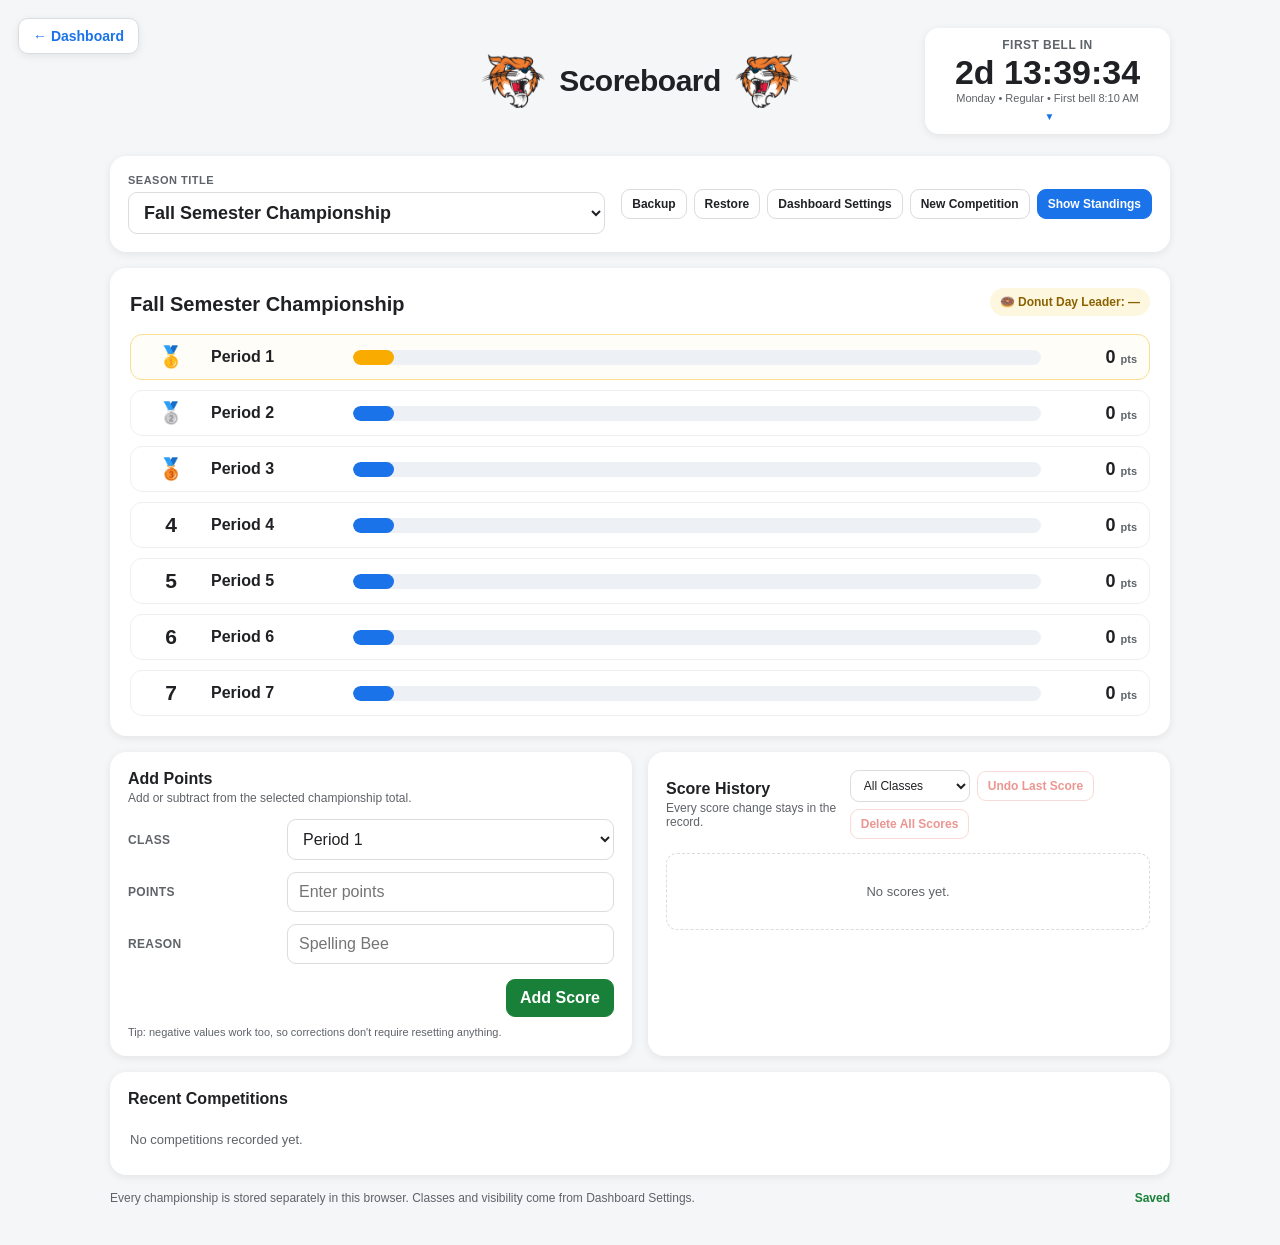
<file: scoreboard.html>
<!DOCTYPE html>
<html lang="en">
<head>
  <meta charset="UTF-8" />
  <meta name="viewport" content="width=device-width, initial-scale=1.0" />
  <title>Scoreboard</title>
  <link rel="icon" type="image/png" href="bjh-logo.png">
  <style>
    :root{
      --bg:#f4f6f8; --card:#fff; --text:#202124; --muted:#5f6368;
      --border:#dadce0; --blue:#1a73e8; --blue-light:#e8f0fe;
      --green:#188038; --green-light:#e6f4ea; --red:#d93025; --red-light:#fce8e6;
      --gold:#f9ab00; --shadow:0 2px 8px rgba(0,0,0,.08); --radius:16px;
    }
    *{box-sizing:border-box}
    .dashboard-back {
  position: fixed;
  top: 18px;
  left: 18px;
  z-index: 1000;

  display: inline-flex;
  align-items: center;

  padding: 9px 14px;
  border: 1px solid #dadce0;
  border-radius: 10px;

  background: #ffffff;
  color: #1a73e8;

  font-size: 14px;
  font-weight: 700;
  text-decoration: none;

  box-shadow: 0 2px 8px rgba(0, 0, 0, 0.08);

  transition:
    transform 0.15s ease,
    box-shadow 0.15s ease,
    background 0.15s ease;
}

.dashboard-back:hover {
  background: #e8f0fe;
  transform: translateY(-1px);
  box-shadow: 0 4px 12px rgba(0, 0, 0, 0.12);
}
    html,body{min-height:100%}
    body{margin:0;background:var(--bg);color:var(--text);font-family:Arial,Helvetica,sans-serif}
    button,select,input{font:inherit}
    button{cursor:pointer}
    .app{max-width:1100px;margin:0 auto;padding:28px 20px 40px}

    /* ---------- Shared Teacher Dashboard header ---------- */
    .top-row{display:grid;grid-template-columns:1fr auto 1fr;align-items:center;gap:20px;margin-bottom:22px}
    .header-spacer{min-width:190px}
    .app-header{display:flex;align-items:center;justify-content:center;gap:14px;white-space:nowrap}
    .app-header h1{margin:0;font-size:30px;font-weight:700;letter-spacing:-.5px}
    .bjh-logo{width:64px;height:64px;object-fit:contain}
    .bjh-logo.right{transform:scaleX(-1)}

    .bell-card{justify-self:end;background:#fff;border-radius:14px;box-shadow:var(--shadow);padding:10px 15px;min-width:190px;text-align:center}
    .bell-service-host{justify-self:end;width:245px;max-width:100%}
    .bell-period{font-size:13px;font-weight:700;color:var(--muted);text-transform:uppercase;letter-spacing:.5px}
    .bell-time{font-size:35px;line-height:1;font-weight:700;font-variant-numeric:tabular-nums;margin:4px 0}
    .bell-end{font-size:12px;color:var(--muted);min-height:14px}
    .bell-schedule{margin-top:7px}
    .bell-schedule select{border:0;background:transparent;color:var(--blue);font-size:11px;font-weight:600;cursor:pointer;outline:none}

    /* ---------- Cards / controls ---------- */
    .card{background:var(--card);border-radius:var(--radius);box-shadow:var(--shadow);padding:18px;margin-bottom:16px}
    .card-title-row{display:flex;align-items:center;justify-content:space-between;gap:12px;margin-bottom:14px}
    .card-title{font-size:16px;font-weight:700}
    .card-subtitle{font-size:12px;color:var(--muted);margin-top:3px}

    .button{border:1px solid var(--border);background:#fff;color:var(--text);border-radius:9px;padding:9px 13px;font-weight:600;transition:.15s ease}
    .button:hover{background:#f8f9fa}
    .button.small{padding:7px 10px;font-size:12px}
    .button.primary{background:var(--blue);border-color:var(--blue);color:#fff}
    .button.primary:hover{filter:brightness(.96)}
    .button.green{background:var(--green);border-color:var(--green);color:#fff}
    .button.danger{color:var(--red);border-color:#f3b7b2}
    .button:disabled{opacity:.5;cursor:not-allowed}

    .toolbar-card{display:flex;align-items:center;justify-content:space-between;gap:16px;flex-wrap:wrap}
    .season-block{flex:1 1 350px}
    .season-label{display:block;font-size:11px;font-weight:700;color:var(--muted);text-transform:uppercase;letter-spacing:.5px;margin-bottom:6px}
    .season-name{
      width:100%;max-width:520px;border:1px solid var(--border);border-radius:9px;
      font-size:18px;font-weight:700;color:var(--text);padding:9px 11px;background:#fff;
    }
    .season-name:hover,.season-name:focus{border-color:var(--blue);outline:none}
    .top-actions{display:flex;gap:7px;align-items:center;flex-wrap:wrap}

    /* ---------- Standings ---------- */
    .standings-card{padding:20px}
    .standings-header{display:flex;align-items:flex-end;justify-content:space-between;gap:14px;margin-bottom:18px}
    .championship-title{font-size:20px;font-weight:700}
    .leader-callout{font-size:12px;font-weight:700;color:#8a6200;background:#fef7e0;border-radius:999px;padding:7px 10px;white-space:nowrap}

    .standings-list{display:flex;flex-direction:column;gap:10px}
    .standing{
      display:grid;grid-template-columns:56px 130px 1fr 84px;align-items:center;gap:12px;
      padding:10px 12px;border:1px solid #edf0f2;border-radius:12px;background:#fff;
      transition:transform .18s ease,box-shadow .18s ease;
    }
    .standing:hover{transform:translateY(-1px);box-shadow:0 2px 7px rgba(0,0,0,.05)}
    .rank{font-size:21px;font-weight:700;text-align:center}
    .period-name{font-size:16px;font-weight:700}
    .bar-track{height:15px;background:#edf1f5;border-radius:999px;overflow:hidden}
    .bar{height:100%;background:var(--blue);border-radius:999px;transition:width .35s ease}
    .score{font-size:18px;font-weight:700;text-align:right;font-variant-numeric:tabular-nums}
    .score small{font-size:11px;color:var(--muted);font-weight:600}
    .standing.leader{border-color:#f8df91;background:#fffdf7}
    .standing.leader .bar{background:var(--gold)}

    /* ---------- Add score ---------- */
    .two-column{display:grid;grid-template-columns:1fr 1fr;gap:16px}
    .form-grid{display:grid;grid-template-columns:145px 1fr;gap:12px 14px;align-items:center}
    .field-label{font-size:12px;font-weight:700;color:var(--muted);text-transform:uppercase;letter-spacing:.35px}
    select,input[type="text"],input[type="number"],input[type="date"]{
      width:100%;border:1px solid var(--border);border-radius:9px;background:#fff;color:var(--text);padding:10px 11px;outline:none;
    }
    select:focus,input:focus{border-color:var(--blue);box-shadow:0 0 0 2px rgba(26,115,232,.12)}
    .add-score-row{display:flex;justify-content:flex-end;margin-top:15px}
    .hint{font-size:11px;color:var(--muted);margin-top:9px}

    /* ---------- History ---------- */
    .history-controls{display:flex;align-items:center;gap:7px;flex-wrap:wrap}
    .history-controls select{width:auto;min-width:120px;padding:7px 9px;font-size:12px}
    .history-list{display:flex;flex-direction:column;gap:8px;max-height:390px;overflow:auto;padding-right:2px}
    .history-empty{padding:30px 12px;text-align:center;color:var(--muted);font-size:13px;border:1px dashed var(--border);border-radius:11px}
    .history-item{border:1px solid #edf0f2;border-radius:11px;padding:11px 12px}
    .history-top{display:flex;align-items:flex-start;justify-content:space-between;gap:12px}
    .history-actions{display:flex;align-items:center;gap:6px;flex:0 0 auto}
    .history-delete{
      width:30px;height:30px;display:grid;place-items:center;border:1px solid transparent;border-radius:8px;
      background:transparent;color:var(--muted);padding:0;transition:.15s ease;
    }
    .history-delete:hover{background:var(--red-light);border-color:#f3b7b2;color:var(--red)}
    .history-delete svg{width:15px;height:15px;stroke:currentColor}
    .history-reason{font-size:14px;font-weight:700}
    .history-meta{font-size:11px;color:var(--muted);margin-top:3px}
    .history-changes{display:flex;gap:5px;flex-wrap:wrap;margin-top:8px}
    .delta{font-size:11px;font-weight:700;border-radius:999px;padding:4px 7px;background:var(--green-light);color:#137333}
    .delta.negative{background:var(--red-light);color:#a50e0e}
    .source-badge{font-size:10px;text-transform:uppercase;letter-spacing:.35px;font-weight:700;color:var(--muted);background:#f1f3f4;border-radius:999px;padding:4px 7px;white-space:nowrap}

    /* ---------- Recent competitions ---------- */
    .competition-list{display:grid;grid-template-columns:repeat(3,1fr);gap:10px}
    .competition-tile{border:1px solid #edf0f2;border-radius:12px;padding:12px}
    .competition-name{font-size:14px;font-weight:700}
    .competition-date{font-size:11px;color:var(--muted);margin:3px 0 9px}
    .competition-winner{font-size:12px;font-weight:700;color:#8a6200}
    .competition-scores{margin-top:7px;font-size:11px;color:var(--muted);line-height:1.55}
    .no-competitions{grid-column:1/-1;color:var(--muted);font-size:13px;padding:10px 2px}

    .bottom-bar{display:flex;align-items:center;justify-content:space-between;gap:10px;margin-top:10px;font-size:12px;color:var(--muted)}
    .save-status{color:var(--green);font-weight:600}

    /* ---------- Modal ---------- */
    .modal-backdrop{display:none;position:fixed;inset:0;background:rgba(32,33,36,.46);z-index:5000;padding:24px;overflow:auto}
    .modal-backdrop.open{display:flex;align-items:flex-start;justify-content:center}
    .modal{width:min(760px,100%);background:#fff;border-radius:18px;box-shadow:0 12px 38px rgba(0,0,0,.22);padding:20px;margin:auto}
    .modal-header{display:flex;align-items:flex-start;justify-content:space-between;gap:14px;margin-bottom:17px}
    .modal-title{font-size:21px;font-weight:700}
    .modal-subtitle{font-size:12px;color:var(--muted);margin-top:4px}
    .icon-button{border:0;background:transparent;font-size:24px;line-height:1;color:var(--muted);padding:2px 5px}
    .competition-form-top{display:grid;grid-template-columns:1fr 165px;gap:10px;margin-bottom:15px}
    .comp-table{width:100%;border-collapse:collapse;margin-top:8px}
    .comp-table th{text-align:left;font-size:11px;text-transform:uppercase;letter-spacing:.4px;color:var(--muted);padding:8px 7px;border-bottom:1px solid var(--border)}
    .comp-table td{padding:7px;border-bottom:1px solid #f0f1f2}
    .comp-table input{padding:8px 9px}
    .comp-table .rank-cell{width:52px;text-align:center;font-weight:700}
    .comp-table .period-cell{font-weight:700}
    .scoring-section{margin:4px 0 16px}
    .scoring-label{font-size:11px;font-weight:700;color:var(--muted);text-transform:uppercase;letter-spacing:.4px;margin-bottom:7px}
    .scoring-toggle{display:inline-flex;border:1px solid var(--border);border-radius:10px;overflow:hidden;background:#fff}
    .scoring-method-button{border:0;border-right:1px solid var(--border);background:#fff;color:var(--text);padding:9px 13px;font-weight:700;font-size:12px}
    .scoring-method-button:last-child{border-right:0}
    .scoring-method-button:hover{background:#f8f9fa}
    .scoring-method-button.active{background:var(--blue);color:#fff}
    .scoring-explanation{margin-top:8px;max-width:620px;color:var(--muted);font-size:12px;line-height:1.45}
    .comp-table .championship-points{background:#f8f9fa;color:var(--text);font-weight:700}
    .winner-preview{background:#fef7e0;color:#7c5900;border-radius:10px;padding:10px 12px;font-weight:700;font-size:13px;min-height:38px}
    .modal-actions{display:flex;justify-content:flex-end;gap:8px;margin-top:16px}

    /* ---------- Presentation mode ---------- */
    body.present-mode{background:#fff;height:100vh;overflow:hidden}
    body.present-mode .app{max-width:1500px;height:100vh;padding:18px 34px 24px;display:flex;flex-direction:column}
    body.present-mode .toolbar-card,
    body.present-mode .two-column,
    body.present-mode .competitions-card,
    body.present-mode .bottom-bar{display:none!important}
    body.present-mode .top-row{margin-bottom:12px;flex-shrink:0}
    body.present-mode .header-spacer{display:block}
    body.present-mode .app-header h1{font-size:34px}
    body.present-mode .standings-card{
      box-shadow:none;border:1px solid #eee;margin:0;flex:1 1 auto;min-height:0;
      display:flex;flex-direction:column;padding:22px 30px;
    }
    body.present-mode .standings-header{margin-bottom:16px}
    body.present-mode .championship-title{font-size:28px}
    body.present-mode .leader-callout{font-size:16px;padding:9px 13px}
    body.present-mode .standings-list{flex:1;justify-content:space-evenly;gap:10px}
    body.present-mode .standing{grid-template-columns:85px 200px 1fr 135px;padding:15px 18px;border-radius:15px}
    body.present-mode .rank{font-size:32px}
    body.present-mode .period-name{font-size:27px}
    body.present-mode .bar-track{height:24px}
    body.present-mode .score{font-size:30px}
    body.present-mode .score small{font-size:14px}
    body.present-mode .bell-card{min-width:220px;padding:10px 18px}
    body.present-mode .bell-time{font-size:42px}
    body.present-mode .bell-schedule{display:none}
    #exitPresent{display:none;position:fixed;right:18px;bottom:18px;z-index:9999;border:0;border-radius:10px;padding:9px 13px;background:rgba(0,0,0,.65);color:#fff;font-size:12px}
    body.present-mode #exitPresent{display:block}

    /* ---------- Toast ---------- */
    .toast{
      position:fixed;left:50%;bottom:24px;transform:translate(-50%,20px);
      background:#202124;color:#fff;border-radius:999px;padding:10px 15px;font-size:12px;
      opacity:0;pointer-events:none;transition:.2s ease;z-index:7000;
    }
    .toast.show{opacity:1;transform:translate(-50%,0)}

    @media(max-width:850px){
      .app{padding:18px 12px 30px}
      .top-row{display:flex;flex-direction:column;gap:12px}
      .header-spacer{display:none}
      .app-header{gap:8px;margin-bottom:4px}
      .app-header h1{font-size:23px}
      .bjh-logo{width:46px;height:46px}
      .bell-card{justify-self:center}
      .toolbar-card{align-items:stretch}
      .top-actions{justify-content:flex-start}
      .two-column{grid-template-columns:1fr}
      .competition-list{grid-template-columns:1fr 1fr}
      .standing{grid-template-columns:42px 90px 1fr 67px;gap:8px;padding:9px 8px}
      .rank{font-size:17px}.period-name{font-size:14px}.score{font-size:15px}
      .form-grid{grid-template-columns:1fr;gap:7px}
      .field-label{margin-top:3px}
      .competition-form-top{grid-template-columns:1fr}
      .scoring-toggle{display:flex;width:100%}
      .scoring-method-button{flex:1}
      .manage-class-list{grid-template-columns:1fr}
    }
    @media(max-width:520px){
      .competition-list{grid-template-columns:1fr}
      .standing{grid-template-columns:40px 78px 1fr 58px}
      .period-name{font-size:13px}
      .bar-track{height:12px}
      .season-name{font-size:18px}
    }
  </style>
</head>
<body>
  <a class="dashboard-back" href="index.html">← Dashboard</a>
  <div class="app">
    <div class="top-row">
      <div class="header-spacer"></div>
      <div class="app-header">
        <img src="bjh-logo.png" class="bjh-logo" alt="BJH Bobcat">
        <h1 id="appTitle">Scoreboard</h1>
        <img src="bjh-logo.png" class="bjh-logo right" alt="BJH Bobcat">
      </div>
      <div class="bell-service-host" data-bell-mini></div>
    </div>

    <div class="card toolbar-card">
      <div class="season-block">
        <label class="season-label" for="seasonName">Season title</label>
        <select class="season-name" id="seasonName">
          <option value="School Year Championship">School Year Championship</option>
          <option value="Fall Semester Championship">Fall Semester Championship</option>
          <option value="Spring Semester Championship">Spring Semester Championship</option>
          <option value="First Quarter Championship">First Quarter Championship</option>
          <option value="Second Quarter Championship">Second Quarter Championship</option>
          <option value="Third Quarter Championship">Third Quarter Championship</option>
          <option value="Fourth Quarter Championship">Fourth Quarter Championship</option>
        </select>
      </div>
      <div class="top-actions">
        <button class="button small" id="backupButton">Backup</button>
        <button class="button small" id="restoreButton">Restore</button>
        <input type="file" id="restoreFile" accept=".json" hidden>
        <button class="button small" id="dashboardSettingsButton">Dashboard Settings</button>
        <button class="button small" id="newCompetitionButton" type="button">New Competition</button>
        <button class="button small primary" id="presentButton">Show Standings</button>
      </div>
    </div>

    <div class="card standings-card">
      <div class="standings-header">
        <div>
          <div class="championship-title" id="standingsTitle">Fall Semester Championship</div>
        </div>
        <div class="leader-callout" id="leaderCallout">🍩 Donut Day Leader: —</div>
      </div>
      <div class="standings-list" id="standingsList"></div>
    </div>

    <div class="two-column">
      <div class="card">
        <div class="card-title-row">
          <div>
            <div class="card-title">Add Points</div>
            <div class="card-subtitle">Add or subtract from the selected championship total.</div>
          </div>
        </div>

        <div class="form-grid">
          <div class="field-label">Class</div>
          <select id="periodSelect"></select>

          <div class="field-label">Points</div>
          <input type="number" id="customPoints" placeholder="Enter points" step="1">

          <div class="field-label">Reason</div>
          <input type="text" id="reasonInput" placeholder="Spelling Bee" maxlength="120">
        </div>

        <div class="add-score-row">
          <button class="button green" id="addScoreButton">Add Score</button>
        </div>
        <div class="hint">Tip: negative values work too, so corrections don't require resetting anything.</div>
      </div>

      <div class="card">
        <div class="card-title-row">
          <div>
            <div class="card-title">Score History</div>
            <div class="card-subtitle">Every score change stays in the record.</div>
          </div>
          <div class="history-controls">
            <select id="historyFilter"></select>
            <button class="button small danger" id="undoButton">Undo Last Score</button>
            <button class="button small danger" id="deleteAllScoresButton">Delete All Scores</button>
          </div>
        </div>
        <div class="history-list" id="historyList"></div>
      </div>
    </div>

    <div class="card competitions-card">
  <div class="card-title-row">
    <div class="card-title">Recent Competitions</div>
  </div>
  <div class="competition-list" id="competitionList"></div>
</div>

    <div class="bottom-bar">
      <div>Every championship is stored separately in this browser. Classes and visibility come from Dashboard Settings.</div>
      <div class="save-status" id="saveStatus">Saved</div>
    </div>
  </div>

  <button id="exitPresent">Exit Full Screen</button>
  <div class="toast" id="toast"></div>

  <!-- NEW COMPETITION MODAL -->
  <div class="modal-backdrop" id="competitionModal" aria-hidden="true">
    <div class="modal" role="dialog" aria-modal="true" aria-labelledby="competitionModalTitle">
      <div class="modal-header">
        <div>
          <div class="modal-title" id="competitionModalTitle">New Competition</div>
          <div class="modal-subtitle">Enter each class's game score. Championship points are calculated automatically.</div>
        </div>
        <button class="icon-button" id="closeCompetitionModal" aria-label="Close">×</button>
      </div>

      <div class="competition-form-top">
        <input type="text" id="competitionName" placeholder="Spelling Bee" maxlength="120">
        <input type="date" id="competitionDate">
      </div>

      <div class="scoring-section">
        <div class="scoring-label">Scoring Method</div>
        <div class="scoring-toggle" role="group" aria-label="Competition scoring method">
          <button class="scoring-method-button" id="straightPointsButton" type="button" aria-pressed="false">Straight Points</button>
          <button class="scoring-method-button active" id="balancedPointsButton" type="button" aria-pressed="true">⚖ Balanced to 10</button>
        </div>
        <div class="scoring-explanation" id="scoringExplanation">
          The highest game score earns 10 championship points. Every other class earns a proportional amount.
        </div>
      </div>

      <table class="comp-table">
        <thead>
          <tr>
            <th>Rank</th>
            <th>Class</th>
            <th>Game Score</th>
            <th>Championship Points</th>
          </tr>
        </thead>
        <tbody id="competitionRows"></tbody>
      </table>

      <div class="winner-preview" id="winnerPreview">Enter game scores to see the winner.</div>

      <div class="modal-actions">
        <button class="button" id="cancelCompetition">Cancel</button>
        <button class="button primary" id="saveCompetition">Add Results to Championship</button>
      </div>
    </div>
  </div>


<script src="shared/dashboard-data.js"></script>
<script src="shared/competition-service.js"></script>
<script src="shared/bell-service.js"></script>
<script>
/* =========================================================
   CLASS CHAMPIONSHIP
   Static GitHub Pages app — all data stays in localStorage.
========================================================= */

const PERIODS = [1, 2, 3, 4, 5, 6, 7];
const STORAGE_KEY = "bjhScoreboard_v1";
const SEASON_TITLES = [
  "School Year Championship",
  "Fall Semester Championship",
  "Spring Semester Championship",
  "First Quarter Championship",
  "Second Quarter Championship",
  "Third Quarter Championship",
  "Fourth Quarter Championship"
];
const DEFAULT_SEASON_TITLE = "Fall Semester Championship";
const DEFAULT_STATE = {
  schemaVersion: 4,
  activeSeason: DEFAULT_SEASON_TITLE,
  seasons: {}
};

let state = loadState();

// Keep championship entries current when a game awards points in another tab.
window.addEventListener("storage", event => {
  if(event.key !== STORAGE_KEY) return;
  state = loadState();
  renderAll();
});

/* =========================================================
   STORAGE
========================================================= */

function loadState(){
  const stored = localStorage.getItem(STORAGE_KEY);
  if(!stored) return structuredCloneSafe(DEFAULT_STATE);
  try{
    const parsed = JSON.parse(stored);
    if(!parsed || typeof parsed !== "object") throw new Error("Invalid state");

    // Migrate the original single-championship format automatically.
    if(Array.isArray(parsed.events)){
      const migratedTitle = SEASON_TITLES.includes(parsed.seasonName) ? parsed.seasonName : DEFAULT_SEASON_TITLE;
      return {
        schemaVersion: 4,
        activeSeason: migratedTitle,
        seasons: {
          [migratedTitle]: {events: parsed.events}
        }
      };
    }

    const next = {
      schemaVersion: 4,
      activeSeason: SEASON_TITLES.includes(parsed.activeSeason) ? parsed.activeSeason : DEFAULT_SEASON_TITLE,
      seasons: parsed.seasons && typeof parsed.seasons === "object" ? parsed.seasons : {}
    };

    Object.keys(next.seasons).forEach(title => {
      if(!next.seasons[title] || !Array.isArray(next.seasons[title].events)){
        next.seasons[title] = {events: []};
      }
    });

    return next;
  }catch(error){
    console.error(error);
    return structuredCloneSafe(DEFAULT_STATE);
  }
}

function structuredCloneSafe(value){
  return JSON.parse(JSON.stringify(value));
}

function saveState(){
  localStorage.setItem(STORAGE_KEY, JSON.stringify(state));
  const saveStatus = document.getElementById("saveStatus");
  saveStatus.textContent = "Saving...";
  clearTimeout(saveState.timer);
  saveState.timer = setTimeout(() => saveStatus.textContent = "Saved", 350);
}

function makeId(){
  return Date.now().toString(36) + Math.random().toString(36).slice(2,8);
}

function dateKey(date = new Date()){
  const year = date.getFullYear();
  const month = String(date.getMonth() + 1).padStart(2,"0");
  const day = String(date.getDate()).padStart(2,"0");
  return `${year}-${month}-${day}`;
}

function activeSeasonData(){
  if(!state.seasons[state.activeSeason]){
    state.seasons[state.activeSeason] = {events: []};
  }
  if(!Array.isArray(state.seasons[state.activeSeason].events)){
    state.seasons[state.activeSeason].events = [];
  }
  return state.seasons[state.activeSeason];
}

function activeEvents(){
  return activeSeasonData().events;
}

function getDashboardClass(period){
  if(!window.DashboardData) return null;
  return DashboardData.getClass(String(period));
}

function getClassLabel(period){
  return getDashboardClass(period)?.name || `Period ${period}`;
}

function activePeriods(){
  if(!window.DashboardData){
    console.error("DashboardData was not found. Make sure shared/dashboard-data.js exists.");
    return [...PERIODS];
  }

  return DashboardData.getClasses({activeOnly:true})
    .map(item => Number(item.id))
    .filter(period => PERIODS.includes(period));
}

function isPeriodActive(period){
  return activePeriods().includes(Number(period));
}

function syncCurrentClass(period){
  if(!window.DashboardData || !isPeriodActive(period)) return;
  try{
    DashboardData.setCurrentClass(String(period));
  }catch(error){
    console.error("Could not update shared current class:", error);
  }
}

/* =========================================================
   SCORE CALCULATIONS
========================================================= */

function getScores(){
  const scores = {};
  PERIODS.forEach(p => scores[p] = 0);
  activeEvents().forEach(event => {
    const changes = event.changes || {};
    PERIODS.forEach(p => {
      const value = Number(changes[p] ?? changes[String(p)] ?? 0);
      if(Number.isFinite(value)) scores[p] += value;
    });
  });
  PERIODS.forEach(p => scores[p] = roundScore(scores[p]));
  return scores;
}

function getRankedPeriods(){
  const scores = getScores();
  return activePeriods()
    .map((period, originalIndex) => ({period, score:scores[period], originalIndex}))
    .sort((a,b) => b.score - a.score || a.originalIndex - b.originalIndex);
}

function medalFor(index){
  if(index === 0) return "🥇";
  if(index === 1) return "🥈";
  if(index === 2) return "🥉";
  return String(index + 1);
}

function roundScore(value){
  const n = Number(value) || 0;
  return Math.round((n + Number.EPSILON) * 10) / 10;
}

function formatScore(value){
  const n = roundScore(value);
  return Number.isInteger(n) ? String(n) : n.toFixed(1);
}

function formatDelta(value){
  const n = roundScore(value);
  return n > 0 ? `+${formatScore(n)}` : formatScore(n);
}

/* =========================================================
   RENDERING
========================================================= */

function renderAll(){
  renderSeasonName();
  renderPeriodControls();
  renderStandings();
  renderHistory();
  renderCompetitions();
  updateUndoButton();
}

function renderSeasonName(){
  document.getElementById("seasonName").value = state.activeSeason;
  document.getElementById("standingsTitle").textContent = state.activeSeason;
}

function renderStandings(){
  const ranked = getRankedPeriods();
  const list = document.getElementById("standingsList");
  list.innerHTML = "";

  if(!ranked.length){
    const empty = document.createElement("div");
    empty.className = "history-empty";
    empty.textContent = "No active classes. Turn on classes in Dashboard Settings.";
    list.appendChild(empty);
    document.getElementById("leaderCallout").textContent = "🍩 Donut Day Leader: —";
    return;
  }

  const maxScore = Math.max(...ranked.map(x => x.score), 0);
  const minScore = Math.min(...ranked.map(x => x.score), 0);
  const visualRange = Math.max(maxScore - Math.min(minScore,0), 1);

  ranked.forEach((item,index) => {
    const row = document.createElement("div");
    row.className = "standing" + (index === 0 ? " leader" : "");

    let width;
    if(maxScore <= 0){
      width = 6;
    }else{
      width = Math.max(6, ((item.score - Math.min(minScore,0)) / visualRange) * 100);
    }

    const rank = document.createElement("div");
    rank.className = "rank";
    rank.textContent = medalFor(index);

    const period = document.createElement("div");
    period.className = "period-name";
    period.textContent = getClassLabel(item.period);

    const track = document.createElement("div");
    track.className = "bar-track";
    const bar = document.createElement("div");
    bar.className = "bar";
    bar.style.width = `${Math.max(0,Math.min(100,width))}%`;
    track.appendChild(bar);

    const score = document.createElement("div");
    score.className = "score";
    score.innerHTML = `${formatScore(item.score)} <small>pts</small>`;

    row.append(rank,period,track,score);
    list.appendChild(row);
  });

  const topScore = ranked[0]?.score ?? 0;
  const leaders = ranked.filter(x => x.score === topScore).map(x => getClassLabel(x.period));
  const callout = document.getElementById("leaderCallout");
  const hasVisibleScoring = activeEvents().some(event =>
    activePeriods().some(period => Number(event.changes?.[period] ?? event.changes?.[String(period)] ?? 0) !== 0)
  );
  if(!hasVisibleScoring){
    callout.textContent = "🍩 Donut Day Leader: —";
  }else if(leaders.length === 1){
    callout.textContent = `🍩 Donut Day Leader: ${leaders[0]}`;
  }else{
    callout.textContent = `🍩 Donut Day Leaders: ${leaders.join(" & ")}`;
  }
}

function eventMatchesFilter(event, filter){
  if(filter === "all") return true;
  return Number(event.changes?.[filter] ?? 0) !== 0;
}

function renderHistory(){
  const list = document.getElementById("historyList");
  const filter = document.getElementById("historyFilter").value || "all";
  list.innerHTML = "";

  const events = [...activeEvents()].reverse().filter(event => {
    if(!eventMatchesFilter(event,filter)) return false;
    if(filter !== "all") return isPeriodActive(Number(filter));
    return activePeriods().some(period => Number(event.changes?.[period] ?? event.changes?.[String(period)] ?? 0) !== 0);
  });

  if(!events.length){
    const empty = document.createElement("div");
    empty.className = "history-empty";
    empty.textContent = filter === "all" ? "No scores yet." : `No score changes yet for ${getClassLabel(filter)}.`;
    list.appendChild(empty);
    return;
  }

  events.slice(0,50).forEach(event => {
    const item = document.createElement("div");
    item.className = "history-item";

    const top = document.createElement("div");
    top.className = "history-top";

    const textWrap = document.createElement("div");
    const reason = document.createElement("div");
    reason.className = "history-reason";
    reason.textContent = event.reason || (event.type === "competition" ? "Competition" : "Score adjustment");

    const meta = document.createElement("div");
    meta.className = "history-meta";
    meta.textContent = formatHistoryDate(event.date);

    textWrap.append(reason,meta);

    const badge = document.createElement("div");
    badge.className = "source-badge";
    badge.textContent = event.type === "competition" ? "Competition" : "Score";

    const actions = document.createElement("div");
    actions.className = "history-actions";

    const deleteButton = document.createElement("button");
    deleteButton.type = "button";
    deleteButton.className = "history-delete";
    deleteButton.title = event.type === "competition" ? "Delete competition" : "Delete score";
    deleteButton.setAttribute("aria-label", deleteButton.title);
    deleteButton.innerHTML = `
      <svg viewBox="0 0 24 24" fill="none" stroke-width="1.8" stroke-linecap="round" stroke-linejoin="round" aria-hidden="true">
        <path d="M3 6h18"></path>
        <path d="M8 6V4h8v2"></path>
        <path d="M19 6l-1 14H6L5 6"></path>
        <path d="M10 11v5M14 11v5"></path>
      </svg>
    `;
    deleteButton.addEventListener("click", () => deleteHistoryEvent(event.id));

    actions.append(badge,deleteButton);
    top.append(textWrap,actions);

    const changesWrap = document.createElement("div");
    changesWrap.className = "history-changes";
    activePeriods().forEach(period => {
      const value = Number(event.changes?.[period] ?? event.changes?.[String(period)] ?? 0);
      if(!value) return;
      const delta = document.createElement("span");
      delta.className = "delta" + (value < 0 ? " negative" : "");
      delta.textContent = `${getClassLabel(period)} ${formatDelta(value)}`;
      changesWrap.appendChild(delta);
    });

    item.append(top,changesWrap);
    list.appendChild(item);
  });
}

function renderCompetitions(){
  const list = document.getElementById("competitionList");
  list.innerHTML = "";

  const competitions = [...activeEvents()].reverse().filter(e => e.type === "competition").slice(0,6);

  if(!competitions.length){
    const empty = document.createElement("div");
    empty.className = "no-competitions";
    empty.textContent = "No competitions recorded yet.";
    list.appendChild(empty);
    return;
  }

  competitions.forEach(event => {
    const tile = document.createElement("div");
    tile.className = "competition-tile";

    const name = document.createElement("div");
    name.className = "competition-name";
    name.textContent = event.reason || "Competition";

    const date = document.createElement("div");
    date.className = "competition-date";
    date.textContent = formatHistoryDate(event.date);

    const gameScores = event.gameScores || {};
    const ranking = activePeriods()
      .filter(p => Object.prototype.hasOwnProperty.call(gameScores,p) || Object.prototype.hasOwnProperty.call(gameScores,String(p)))
      .map(p => ({period:p, score:Number(gameScores[p] ?? gameScores[String(p)] ?? 0)}))
      .sort((a,b) => b.score - a.score || a.period - b.period);

    const winner = document.createElement("div");
    winner.className = "competition-winner";
    if(ranking.length){
      const topScore = ranking[0].score;
      const winners = ranking.filter(x => x.score === topScore).map(x => getClassLabel(x.period));
      winner.textContent = winners.length > 1 ? `🏆 Tie: ${winners.join(" & ")}` : `🏆 ${winners[0]} wins`;
    }else{
      winner.textContent = "No currently visible classes participated";
    }

    const scores = document.createElement("div");
    scores.className = "competition-scores";
    scores.textContent = ranking.length ? ranking.map(x => `${getClassLabel(x.period)}: ${x.score}`).join(" · ") : "—";

    tile.append(name,date,winner,scores);
    list.appendChild(tile);
  });
}

function updateUndoButton(){
  const hasEvents = activeEvents().length > 0;
  document.getElementById("undoButton").disabled = !hasEvents;
  document.getElementById("deleteAllScoresButton").disabled = !hasEvents;
}

function formatHistoryDate(value){
  const date = value ? new Date(value) : new Date();
  if(Number.isNaN(date.getTime())) return String(value || "");
  return date.toLocaleDateString(undefined,{month:"short",day:"numeric",year:"numeric"});
}

/* =========================================================
   ADD POINTS
========================================================= */

const periodSelect = document.getElementById("periodSelect");
const historyFilter = document.getElementById("historyFilter");

function renderPeriodControls(){
  const previousPeriod = periodSelect.value;
  const previousFilter = historyFilter.value || "all";
  const visible = activePeriods();
  const sharedCurrent = window.DashboardData ? String(DashboardData.getCurrentClassId() || "") : "";

  periodSelect.innerHTML = "";
  historyFilter.innerHTML = "";

  const allHistoryOption = document.createElement("option");
  allHistoryOption.value = "all";
  allHistoryOption.textContent = "All Classes";
  historyFilter.appendChild(allHistoryOption);

  if(!visible.length){
    const emptyOption = document.createElement("option");
    emptyOption.value = "";
    emptyOption.textContent = "No active classes";
    emptyOption.disabled = true;
    emptyOption.selected = true;
    periodSelect.appendChild(emptyOption);
    document.getElementById("addScoreButton").disabled = true;
    historyFilter.value = "all";
    return;
  }

  visible.forEach(period => {
    const option = document.createElement("option");
    option.value = period;
    option.textContent = getClassLabel(period);
    periodSelect.appendChild(option);
  });

  const addAllOption = document.createElement("option");
  addAllOption.value = "all";
  addAllOption.textContent = "All Classes";
  periodSelect.appendChild(addAllOption);

  const visibleStrings = visible.map(String);
  if(previousPeriod === "all" || visibleStrings.includes(previousPeriod)){
    periodSelect.value = previousPeriod;
  }else if(visibleStrings.includes(sharedCurrent)){
    periodSelect.value = sharedCurrent;
  }else{
    periodSelect.value = String(visible[0]);
  }

  visible.forEach(period => {
    const option = document.createElement("option");
    option.value = period;
    option.textContent = getClassLabel(period);
    historyFilter.appendChild(option);
  });

  historyFilter.value = previousFilter === "all" || visibleStrings.includes(previousFilter)
    ? previousFilter
    : "all";

  document.getElementById("addScoreButton").disabled = false;
}

document.getElementById("reasonInput").addEventListener("keydown", event => {
  if(event.key === "Enter") addScore();
});
document.getElementById("customPoints").addEventListener("keydown", event => {
  if(event.key === "Enter") addScore();
});

document.getElementById("addScoreButton").addEventListener("click", addScore);

periodSelect.addEventListener("change", () => {
  if(periodSelect.value !== "all" && periodSelect.value){
    syncCurrentClass(periodSelect.value);
  }
});

function addScore(){
  const selectedPeriod = periodSelect.value;
  const pointsRaw = document.getElementById("customPoints").value.trim();
  const points = Number(pointsRaw);
  const reason = document.getElementById("reasonInput").value.trim();

  if(pointsRaw === "" || !Number.isFinite(points) || points === 0) return showToast("Enter a point value other than 0.");

  let changes = {};
  let toastLabel = "";

  if(selectedPeriod === "all"){
    activePeriods().forEach(period => changes[period] = points);
    toastLabel = `All visible classes ${formatDelta(points)} points each`;
  }else{
    const period = Number(selectedPeriod);
    if(!isPeriodActive(period)) return showToast("Choose a visible class.");
    syncCurrentClass(period);
    changes[period] = points;
    toastLabel = `${getClassLabel(period)} ${formatDelta(points)} points`;
  }

  activeEvents().push({
    id:makeId(),
    type:"score",
    date:new Date().toISOString(),
    reason:reason || "Score adjustment",
    changes
  });

  saveState();
  renderAll();
  document.getElementById("reasonInput").value = "";
  document.getElementById("customPoints").value = "";
  showToast(toastLabel);
}

document.getElementById("historyFilter").addEventListener("change", renderHistory);

document.getElementById("undoButton").addEventListener("click", () => {
  if(!activeEvents().length) return;
  const events = activeEvents();
  const last = events[events.length - 1];
  const summary = last.reason || "the last score";
  if(!confirm(`Undo "${summary}"?`)) return;
  events.pop();
  saveState();
  renderAll();
  showToast("Last score event undone.");
});

function deleteHistoryEvent(eventId){
  const events = activeEvents();
  const index = events.findIndex(event => event.id === eventId);
  if(index === -1) return;

  const event = events[index];
  const summary = event.reason || (event.type === "competition" ? "this competition" : "this score");
  const detail = event.type === "competition"
    ? "This will also remove its championship points and Recent Competitions entry."
    : "This will remove its points from the championship standings.";

  if(!confirm(`Delete "${summary}"?\n\n${detail}`)) return;

  events.splice(index,1);
  saveState();
  renderAll();
  showToast(event.type === "competition" ? "Competition deleted." : "Score deleted.");
}

document.getElementById("deleteAllScoresButton").addEventListener("click", () => {
  if(!activeEvents().length) return;

  const confirmed = confirm(
    `Delete all scores from ${state.activeSeason}?\n\n` +
    "This will permanently remove every score, competition, and history entry in this championship and reset all standings to 0. This cannot be undone."
  );

  if(!confirmed) return;

  activeSeasonData().events = [];
  saveState();
  renderAll();
  showToast(`${state.activeSeason} reset to 0.`);
});

/* =========================================================
   CHAMPIONSHIP SELECTOR
   Each title has its own independent saved record.
========================================================= */

const seasonNameInput = document.getElementById("seasonName");

if(!SEASON_TITLES.includes(state.activeSeason)){
  state.activeSeason = DEFAULT_SEASON_TITLE;
  saveState();
}

seasonNameInput.addEventListener("change", () => {
  state.activeSeason = SEASON_TITLES.includes(seasonNameInput.value)
    ? seasonNameInput.value
    : DEFAULT_SEASON_TITLE;

  // Creating the empty record on first visit means unused championships
  // remain at 0 with no history, while still being available all year.
  activeSeasonData();
  historyFilter.value = "all";
  saveState();
  renderAll();
  showToast(`Loaded ${state.activeSeason}.`);
});

/* =========================================================
   DASHBOARD SETTINGS
   Class visibility and class names are managed globally.
========================================================= */

document.getElementById("dashboardSettingsButton").addEventListener("click", () => {
  window.location.href = "settings.html";
});

/* =========================================================
   NEW COMPETITION
========================================================= */

const competitionModal = document.getElementById("competitionModal");
const competitionRows = document.getElementById("competitionRows");
const straightPointsButton = document.getElementById("straightPointsButton");
const balancedPointsButton = document.getElementById("balancedPointsButton");
const scoringExplanation = document.getElementById("scoringExplanation");
let competitionScoringMethod = "balanced";

function setCompetitionScoringMethod(method){
  competitionScoringMethod = method === "straight" ? "straight" : "balanced";

  const straightSelected = competitionScoringMethod === "straight";
  straightPointsButton.classList.toggle("active", straightSelected);
  balancedPointsButton.classList.toggle("active", !straightSelected);
  straightPointsButton.setAttribute("aria-pressed", String(straightSelected));
  balancedPointsButton.setAttribute("aria-pressed", String(!straightSelected));

  scoringExplanation.textContent = straightSelected
    ? "Game scores are added directly to the championship standings."
    : "The highest game score earns 10 championship points. Every other class earns a proportional amount.";

  updateCompetitionPreview();
}

function openCompetitionModal(){
  if(!activePeriods().length){
    return showToast("Turn on at least one class in Dashboard Settings first.");
  }

  document.getElementById("competitionName").value = "";
  document.getElementById("competitionDate").value = dateKey(new Date());
  competitionRows.innerHTML = "";

  activePeriods().forEach(period => {
    const row = document.createElement("tr");
    row.dataset.period = period;
    row.innerHTML = `
      <td class="rank-cell">—</td>
      <td class="period-cell">${getClassLabel(period)}</td>
      <td><input class="game-score" type="number" min="0" step="1" placeholder="0" aria-label="${getClassLabel(period)} game score"></td>
      <td><input class="championship-points" type="number" step="0.1" placeholder="—" aria-label="${getClassLabel(period)} championship points" readonly></td>
    `;
    competitionRows.appendChild(row);
  });

  competitionRows.querySelectorAll(".game-score").forEach(input => input.addEventListener("input", updateCompetitionPreview));
  setCompetitionScoringMethod("balanced");
  competitionModal.classList.add("open");
  competitionModal.setAttribute("aria-hidden","false");
  updateCompetitionPreview();
  setTimeout(() => document.getElementById("competitionName").focus(), 50);
}

function closeCompetitionModal(){
  competitionModal.classList.remove("open");
  competitionModal.setAttribute("aria-hidden","true");
}

document.getElementById("newCompetitionButton").addEventListener("click", openCompetitionModal);
document.getElementById("closeCompetitionModal").addEventListener("click", closeCompetitionModal);
document.getElementById("cancelCompetition").addEventListener("click", closeCompetitionModal);
straightPointsButton.addEventListener("click", () => setCompetitionScoringMethod("straight"));
balancedPointsButton.addEventListener("click", () => setCompetitionScoringMethod("balanced"));
competitionModal.addEventListener("click", event => {
  if(event.target === competitionModal) closeCompetitionModal();
});
document.addEventListener("keydown", event => {
  if(event.key !== "Escape") return;
  if(competitionModal.classList.contains("open")) closeCompetitionModal();
});

function readCompetitionRows(){
  return [...competitionRows.querySelectorAll("tr")].map(row => {
    const gameInput = row.querySelector(".game-score");
    const pointsInput = row.querySelector(".championship-points");
    return {
      period:Number(row.dataset.period),
      gameScore:Number(gameInput.value || 0),
      scoreEntered:gameInput.value !== "",
      award:Number(pointsInput.value || 0),
      rankCell:row.querySelector(".rank-cell"),
      pointsInput
    };
  });
}

function calculateCompetitionAwards(entries){
  const entered = entries.filter(entry => entry.scoreEntered);
  if(!entered.length) return;

  const awards = DashboardCompetitionService.calculate(
    entered.map(entry => ({period:entry.period,score:entry.gameScore})),
    competitionScoringMethod
  );
  entered.forEach(entry => {
    const result = awards.find(row => String(row.period) === String(entry.period));
    entry.pointsInput.value = result ? formatScore(result.award) : "";
  });
}

function updateCompetitionPreview(){
  const entries = readCompetitionRows();
  entries.forEach(entry => {
    if(!entry.scoreEntered) entry.pointsInput.value = "";
  });

  calculateCompetitionAwards(entries);

  const entered = entries.filter(entry => entry.scoreEntered);
  const ranked = [...entered].sort((a,b) => b.gameScore - a.gameScore || a.period - b.period);

  let previousScore = null;
  let previousRank = 0;
  ranked.forEach((entry,index) => {
    const rank = previousScore !== null && entry.gameScore === previousScore ? previousRank : index + 1;
    entry.rank = rank;
    previousScore = entry.gameScore;
    previousRank = rank;
  });

  entries.forEach(entry => {
    if(!entry.scoreEntered){
      entry.rankCell.textContent = "—";
      return;
    }
    const match = ranked.find(item => item.period === entry.period);
    entry.rankCell.textContent = medalFor((match?.rank || 1) - 1);
  });

  const preview = document.getElementById("winnerPreview");
  if(!ranked.length){
    preview.textContent = "Enter game scores to see the winner.";
    return;
  }

  const topScore = ranked[0].gameScore;
  const leaders = ranked.filter(entry => entry.gameScore === topScore).map(entry => getClassLabel(entry.period));
  const allEntered = entries.every(entry => entry.scoreEntered);
  const label = leaders.length === 1
    ? `${leaders[0]} ${allEntered ? "wins" : "currently leads"} with ${formatScore(topScore)} points.`
    : `${allEntered ? "Tie for first" : "Current tie for first"}: ${leaders.join(" & ")} with ${formatScore(topScore)} points.`;

  preview.textContent = `🏆 ${label}`;
}

document.getElementById("saveCompetition").addEventListener("click", () => {
  const name = document.getElementById("competitionName").value.trim() || "Class Competition";
  const dateValue = document.getElementById("competitionDate").value || dateKey(new Date());
  const scoreInputs = [...competitionRows.querySelectorAll(".game-score")];

  if(scoreInputs.some(input => input.value === "")){
    return showToast("Enter a game score for every active class.");
  }

  if(scoreInputs.some(input => Number(input.value) < 0)){
    return showToast("Game scores cannot be negative.");
  }

  if(!scoreInputs.some(input => Number(input.value) > 0)){
    return showToast("Enter at least one game score greater than 0.");
  }

  updateCompetitionPreview();
  const entries = readCompetitionRows();
  const localNoon = new Date(`${dateValue}T12:00:00`);
  DashboardCompetitionService.addCompetition({
    id:makeId(),
    name,
    date:localNoon,
    season:state.activeSeason,
    scoringMethod:competitionScoringMethod,
    scores:entries.map(entry => ({period:entry.period,score:entry.gameScore})),
    sourceApp:"Scoreboard"
  });

  state = loadState();
  renderAll();
  closeCompetitionModal();
  showToast(`${name} added to the championship.`);
});

/* =========================================================
   BACKUP / RESTORE
========================================================= */

document.getElementById("backupButton").addEventListener("click", () => {
  const backup = {
    app:"BJH Scoreboard",
    version:4,
    created:new Date().toISOString(),
    state
  };
  const blob = new Blob([JSON.stringify(backup,null,2)],{type:"application/json"});
  const url = URL.createObjectURL(blob);
  const link = document.createElement("a");
  link.href = url;
  link.download = `BJH-Scoreboard-Backup-${dateKey(new Date())}.json`;
  document.body.appendChild(link);
  link.click();
  link.remove();
  URL.revokeObjectURL(url);
});

document.getElementById("restoreButton").addEventListener("click", () => document.getElementById("restoreFile").click());

document.getElementById("restoreFile").addEventListener("change", event => {
  const file = event.target.files[0];
  if(!file) return;
  const reader = new FileReader();

  reader.onload = () => {
    try{
      const backup = JSON.parse(reader.result);
      const restored = backup.state || backup;
      if(!restored || typeof restored !== "object") throw new Error("Invalid backup");
      if(!confirm("Restore this Scoreboard backup? Your current scoreboard will be replaced.")) return;

      // Accept both new multi-championship backups and older single-season backups.
      if(Array.isArray(restored.events)){
        const title = SEASON_TITLES.includes(restored.seasonName) ? restored.seasonName : DEFAULT_SEASON_TITLE;
        state = {
          schemaVersion:4,
          activeSeason:title,
          seasons:{[title]:{events:restored.events}}
        };
      }else if(restored.seasons && typeof restored.seasons === "object"){
        state = {
          schemaVersion:4,
          activeSeason:SEASON_TITLES.includes(restored.activeSeason) ? restored.activeSeason : DEFAULT_SEASON_TITLE,
          seasons:restored.seasons
        };
      }else{
        throw new Error("Invalid backup");
      }

      saveState();
      renderAll();
      showToast("All championships restored.");
    }catch(error){
      console.error(error);
      alert("That file does not appear to be a valid Scoreboard backup.");
    }
  };

  reader.readAsText(file);
  event.target.value = "";
});

/* =========================================================
   PRESENTATION MODE
========================================================= */

async function enterPresentMode(){
  document.body.classList.add("present-mode");
  document.getElementById("appTitle").textContent = "Scoreboard";
  try{
    if(!document.fullscreenElement) await document.documentElement.requestFullscreen();
  }catch(error){
    console.log("Fullscreen unavailable:",error);
  }
}

async function exitPresentMode(){
  document.body.classList.remove("present-mode");
  document.getElementById("appTitle").textContent = "Scoreboard";
  try{
    if(document.fullscreenElement) await document.exitFullscreen();
  }catch(error){
    console.log(error);
  }
}

document.getElementById("presentButton").addEventListener("click", enterPresentMode);
document.getElementById("exitPresent").addEventListener("click", exitPresentMode);
document.addEventListener("fullscreenchange", () => {
  if(!document.fullscreenElement) document.body.classList.remove("present-mode");
});

/* =========================================================
   BELL COUNTDOWN
   Uses the same schedules / storage convention as the Agenda.
========================================================= */

/* =========================================================
   TOAST / INITIALIZE
========================================================= */

function showToast(message){
  const toast = document.getElementById("toast");
  toast.textContent = message;
  toast.classList.add("show");
  clearTimeout(showToast.timer);
  showToast.timer = setTimeout(() => toast.classList.remove("show"), 1800);
}

function initialize(){
  if(window.DashboardData?.changeEvent){
    window.addEventListener(DashboardData.changeEvent, event => {
      renderAll();

      // When BellService advances to a new active teaching period, move the
      // Add Points selector to that class. A teacher's manual selection is
      // otherwise left alone until the bell period actually changes.
      if(event?.detail?.type === "current-class-changed"){
        const current = String(DashboardData.getCurrentClassId() || "");
        const visible = activePeriods().map(String);
        if(visible.includes(current)){
          periodSelect.value = current;
        }
      }
    });
  }

  renderAll();
}

initialize();
</script>
<script src="shared/reminder-service.js"></script>
</body>
</html>
</file>
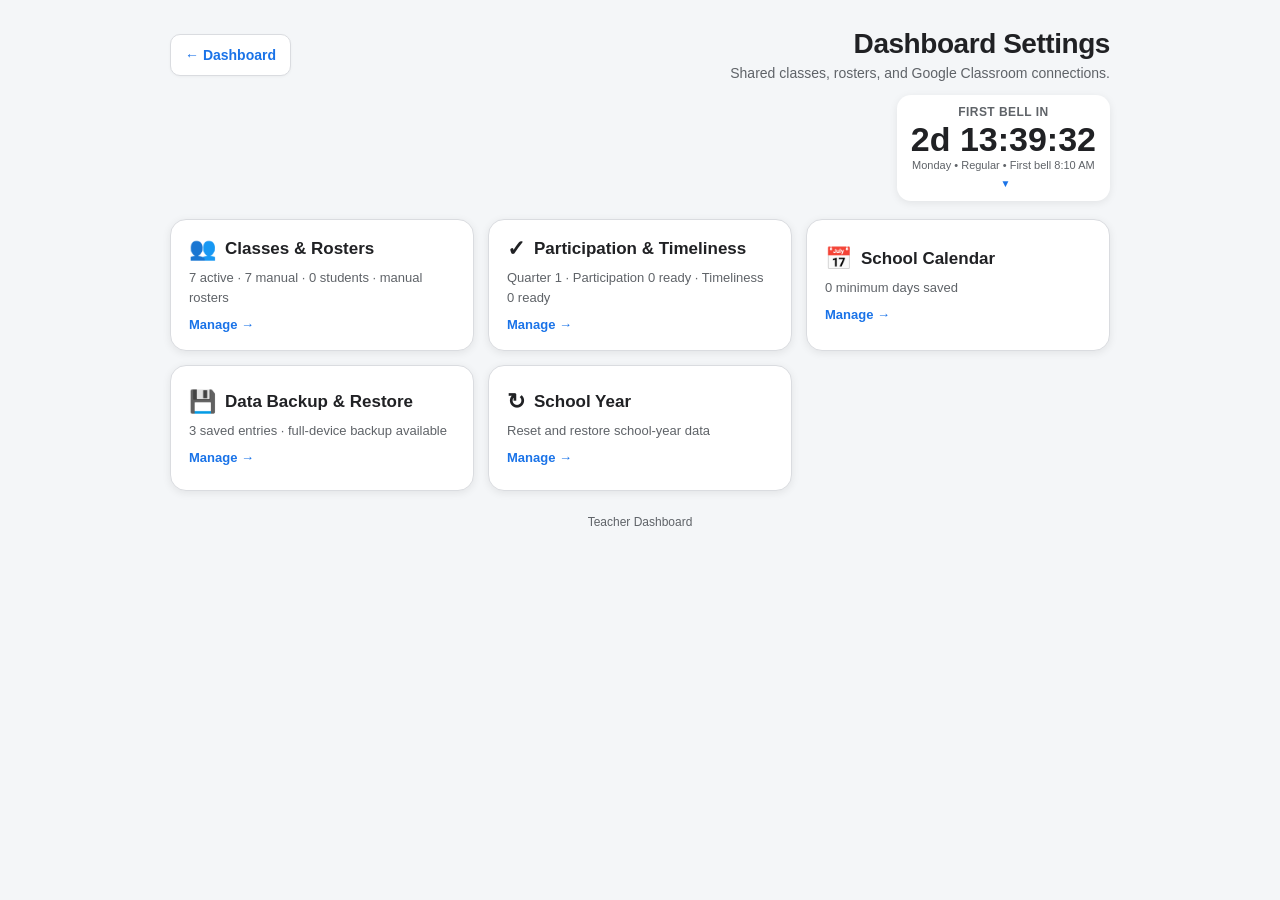
<file: settings.html>
<!DOCTYPE html>
<html lang="en">
<head>
  <meta charset="UTF-8" />
  <meta name="viewport" content="width=device-width, initial-scale=1.0" />
  <title>Dashboard Settings</title>
  <link rel="icon" type="image/png" href="bjh-logo.png">

  <style>
    :root {
      --bg: #f4f6f8;
      --card: #ffffff;
      --text: #202124;
      --muted: #5f6368;
      --border: #dadce0;
      --blue: #1a73e8;
      --blue-light: #e8f0fe;
      --green: #188038;
      --red: #b3261e;
      --shadow: 0 2px 8px rgba(0,0,0,.08);
      --radius: 16px;
    }

    * {
      box-sizing: border-box;
    }

    html {
      min-height: 100%;
    }

    body {
      margin: 0;
      min-height: 100vh;
      background: var(--bg);
      color: var(--text);
      font-family: Arial, Helvetica, sans-serif;
    }

    button,
    input,
    select,
    textarea {
      font: inherit;
    }

    button,
    select,
    input[type="checkbox"] {
      cursor: pointer;
    }

    .app {
      max-width: 980px;
      margin: 0 auto;
      padding: 28px 20px 48px;
    }

    .top-row {
      display: flex;
      align-items: center;
      justify-content: space-between;
      gap: 18px;
      margin-bottom: 14px;
    }

    .settings-bell-row {
      display: flex;
      justify-content: flex-end;
      margin-bottom: 18px;
    }

    .back-link {
      display: inline-flex;
      align-items: center;
      gap: 7px;
      min-height: 42px;
      padding: 9px 14px;
      border: 1px solid var(--border);
      border-radius: 10px;
      background: #fff;
      color: var(--blue);
      font-size: 14px;
      font-weight: 700;
      text-decoration: none;
      box-shadow: 0 1px 3px rgba(0,0,0,.04);
    }

    .back-link:hover {
      background: #f8faff;
    }

    .page-title {
      min-width: 0;
      text-align: right;
    }

    .page-title h1 {
      margin: 0;
      font-size: 28px;
      letter-spacing: -.45px;
    }

    .page-title p {
      margin: 5px 0 0;
      color: var(--muted);
      font-size: 14px;
    }

    .panel {
      background: var(--card);
      border-radius: var(--radius);
      box-shadow: var(--shadow);
      padding: 24px;
      margin-bottom: 18px;
    }

    .section-header {
      display: flex;
      align-items: flex-start;
      justify-content: space-between;
      gap: 16px;
      margin-bottom: 18px;
    }

    .section-header h2 {
      margin: 0 0 4px;
      font-size: 20px;
    }

    .section-header p {
      margin: 0;
      color: var(--muted);
      font-size: 14px;
      line-height: 1.45;
    }

    .class-list {
      display: grid;
      gap: 10px;
    }

    .class-row {
      display: grid;
      grid-template-columns: auto 130px minmax(180px, 1fr) auto;
      align-items: center;
      gap: 12px;
      padding: 12px 14px;
      border: 1px solid var(--border);
      border-radius: 12px;
      background: #fff;
    }

    .class-row.is-hidden {
      background: #f8f9fa;
    }

    .class-row.is-hidden .period-label,
    .class-row.is-hidden .student-count {
      color: #8a8f94;
    }

    .visibility-check {
      width: 20px;
      height: 20px;
      accent-color: var(--blue);
    }

    .period-label {
      font-size: 14px;
      font-weight: 700;
      white-space: nowrap;
    }

    .class-name-input {
      width: 100%;
      min-width: 0;
      height: 40px;
      padding: 8px 10px;
      border: 1px solid var(--border);
      border-radius: 9px;
      background: #fff;
      color: var(--text);
      font-size: 14px;
    }

    .class-name-input:focus,
    .roster-select:focus,
    .roster-textarea:focus,
    .oauth-client-input:focus,
    .classroom-course-select:focus {
      outline: 3px solid rgba(26,115,232,.16);
      border-color: var(--blue);
    }

    .student-count {
      min-width: 82px;
      text-align: right;
      color: var(--muted);
      font-size: 13px;
      font-weight: 700;
    }

    .action-row {
      display: flex;
      align-items: center;
      justify-content: flex-end;
      gap: 10px;
      flex-wrap: wrap;
      margin-top: 18px;
    }

    .button {
      min-height: 42px;
      border: 0;
      border-radius: 10px;
      padding: 10px 16px;
      font-weight: 700;
      font-size: 14px;
    }

    .button.primary {
      background: var(--blue);
      color: #fff;
    }

    .button.secondary {
      border: 1px solid var(--border);
      background: #fff;
      color: var(--text);
    }

    .button.danger {
      border: 1px solid #efc7c3;
      background: #fff;
      color: var(--red);
    }

    .button:hover {
      filter: brightness(.98);
    }

    .roster-toolbar {
      display: grid;
      grid-template-columns: minmax(180px, 280px) 1fr;
      gap: 16px;
      align-items: end;
      margin-bottom: 14px;
    }

    .field {
      min-width: 0;
    }

    .field label {
      display: block;
      margin-bottom: 6px;
      color: var(--muted);
      font-size: 12px;
      font-weight: 700;
      text-transform: uppercase;
      letter-spacing: .4px;
    }

    .roster-select {
      width: 100%;
      height: 42px;
      padding: 8px 10px;
      border: 1px solid var(--border);
      border-radius: 9px;
      background: #fff;
      color: var(--text);
    }

    .roster-summary {
      min-height: 42px;
      display: flex;
      align-items: center;
      justify-content: flex-end;
      color: var(--muted);
      font-size: 14px;
      font-weight: 700;
    }

    .roster-textarea {
      width: 100%;
      min-height: 330px;
      resize: vertical;
      padding: 14px;
      border: 1px solid var(--border);
      border-radius: 12px;
      background: #fff;
      color: var(--text);
      line-height: 1.5;
      font-size: 15px;
    }

    .roster-help {
      margin-top: 8px;
      color: var(--muted);
      font-size: 12px;
      line-height: 1.45;
    }


    .classroom-config-grid {
      display: grid;
      grid-template-columns: minmax(240px, 1fr) auto;
      gap: 10px;
      align-items: end;
    }

    .oauth-client-input,
    .classroom-course-select {
      width: 100%;
      height: 42px;
      padding: 8px 10px;
      border: 1px solid var(--border);
      border-radius: 9px;
      background: #fff;
      color: var(--text);
    }

    .classroom-help {
      margin-top: 8px;
      color: var(--muted);
      font-size: 12px;
      line-height: 1.5;
    }

    .classroom-help code {
      font-family: ui-monospace, SFMono-Regular, Menlo, Monaco, Consolas, monospace;
      font-size: 11px;
    }

    .classroom-connection-bar {
      display: flex;
      align-items: center;
      justify-content: space-between;
      gap: 12px;
      flex-wrap: wrap;
      margin: 18px 0 14px;
      padding: 12px 14px;
      border: 1px solid var(--border);
      border-radius: 12px;
      background: #fafafa;
    }

    .connection-copy {
      display: flex;
      align-items: center;
      gap: 9px;
      min-width: 0;
      color: var(--muted);
      font-size: 13px;
      font-weight: 700;
    }

    .connection-dot {
      width: 10px;
      height: 10px;
      border-radius: 50%;
      background: #9aa0a6;
      flex: 0 0 auto;
    }

    .connection-dot.connected {
      background: var(--green);
    }

    .classroom-mapping-list {
      display: grid;
      gap: 10px;
      margin-top: 14px;
    }

    .classroom-row {
      display: grid;
      grid-template-columns: 90px minmax(150px, .8fr) minmax(240px, 1.3fr) auto;
      align-items: center;
      gap: 12px;
      padding: 12px 14px;
      border: 1px solid var(--border);
      border-radius: 12px;
      background: #fff;
    }

    .classroom-period {
      font-size: 13px;
      font-weight: 800;
      white-space: nowrap;
    }

    .classroom-class-name {
      min-width: 0;
      font-size: 14px;
      font-weight: 700;
      overflow: hidden;
      text-overflow: ellipsis;
      white-space: nowrap;
    }

    .classroom-map-cell {
      min-width: 0;
    }

    .classroom-meta {
      margin-top: 5px;
      color: var(--muted);
      font-size: 11px;
      line-height: 1.35;
    }

    .button.small {
      min-height: 36px;
      padding: 8px 12px;
      font-size: 12px;
      white-space: nowrap;
    }

    .button:disabled,
    select:disabled,
    input:disabled {
      cursor: not-allowed;
      opacity: .55;
    }

    details.classroom-setup {
      margin-top: 14px;
      border-top: 1px solid var(--border);
      padding-top: 12px;
    }

    details.classroom-setup summary {
      cursor: pointer;
      color: var(--blue);
      font-size: 13px;
      font-weight: 700;
    }

    details.classroom-setup ol {
      margin: 10px 0 0;
      padding-left: 22px;
      color: var(--muted);
      font-size: 12px;
      line-height: 1.6;
    }

    .grade-sync-config-grid {
      display: grid;
      grid-template-columns: minmax(180px, .7fr) minmax(260px, 1.4fr) minmax(150px, .6fr);
      gap: 12px;
      align-items: end;
    }

    .grade-sync-instructions-row {
      display: grid;
      grid-template-columns: minmax(0, 1fr) auto;
      gap: 10px;
      align-items: end;
      margin-top: 12px;
    }

    .grade-sync-instructions-preview {
      min-height: 66px;
      max-height: 66px;
      overflow: hidden;
      padding: 10px 12px;
      border: 1px solid var(--border);
      border-radius: 10px;
      background: #fafafa;
      color: var(--muted);
      font-size: 13px;
      line-height: 1.45;
      white-space: pre-wrap;
      display: -webkit-box;
      -webkit-box-orient: vertical;
      -webkit-line-clamp: 3;
    }

    .instructions-modal {
      width: min(720px, 100%);
    }

    .instructions-textarea {
      width: 100%;
      min-height: 300px;
      resize: vertical;
      padding: 12px 14px;
      border: 1px solid var(--border);
      border-radius: 10px;
      background: #fff;
      color: var(--text);
      font: inherit;
      font-size: 14px;
      line-height: 1.55;
      outline: none;
    }

    .instructions-textarea:focus {
      border-color: var(--blue);
      box-shadow: 0 0 0 2px rgba(26,115,232,.12);
    }

    .instructions-modal-actions {
      display: flex;
      justify-content: flex-end;
      gap: 10px;
      flex-wrap: wrap;
      margin-top: 14px;
    }

    .grade-sync-details-grid {
      display: grid;
      grid-template-columns: minmax(220px, 1.2fr) minmax(160px, .7fr) minmax(140px, .55fr);
      gap: 12px;
      align-items: end;
      margin-top: 12px;
    }

    .grade-sync-new-topic {
      display: none;
      margin-top: 10px;
    }

    .grade-sync-new-topic.visible {
      display: block;
    }

    .grade-sync-explainer {
      margin: 14px 0 18px;
      padding: 13px 15px;
      border: 1px solid #c7d7f2;
      border-radius: 11px;
      background: #f5f9ff;
      color: #3c4043;
      font-size: 13px;
      line-height: 1.55;
    }

    .grade-sync-check {
      display: flex;
      align-items: center;
      gap: 9px;
      margin-top: 12px;
      color: var(--text);
      font-size: 13px;
      font-weight: 700;
    }

    .grade-sync-check input {
      width: 18px;
      height: 18px;
      accent-color: var(--blue);
    }

    .grade-sync-list {
      display: grid;
      gap: 8px;
      margin-top: 16px;
    }

    .grade-sync-row {
      display: grid;
      grid-template-columns: 90px minmax(150px, 1fr) minmax(180px, 1.2fr);
      gap: 12px;
      align-items: center;
      padding: 11px 13px;
      border: 1px solid var(--border);
      border-radius: 10px;
      background: #fff;
      font-size: 13px;
    }

    .grade-sync-row strong {
      font-size: 13px;
    }

    .grade-sync-meta {
      color: var(--muted);
      line-height: 1.4;
    }

    .grade-sync-actions {
      display: flex;
      justify-content: flex-end;
      gap: 10px;
      flex-wrap: wrap;
      margin-top: 18px;
    }

    .grade-assignment-heading {
      display: flex;
      align-items: center;
      justify-content: space-between;
      gap: 12px;
      margin: 4px 0 16px;
    }

    .grade-assignment-heading h3 {
      margin: 0;
      font-size: 18px;
    }

    .grade-assignment-accordion {
      margin: 14px 0;
      border: 1px solid var(--border);
      border-radius: 12px;
      background: #fff;
      overflow: hidden;
    }

    .grade-assignment-accordion > summary {
      list-style: none;
      cursor: pointer;
      display: flex;
      align-items: center;
      justify-content: space-between;
      gap: 16px;
      padding: 16px 18px;
      user-select: none;
    }

    .grade-assignment-accordion > summary::-webkit-details-marker {
      display: none;
    }

    .grade-assignment-summary-main {
      min-width: 0;
      display: flex;
      flex-direction: column;
      gap: 4px;
    }

    .grade-assignment-summary-title {
      font-size: 16px;
      font-weight: 800;
      color: var(--text);
    }

    .grade-assignment-summary-status {
      color: var(--muted);
      font-size: 12px;
      line-height: 1.35;
    }

    .grade-assignment-summary-chevron {
      flex: 0 0 auto;
      color: var(--muted);
      font-size: 18px;
      font-weight: 700;
      transition: transform .16s ease;
    }

    .grade-assignment-accordion[open] .grade-assignment-summary-chevron {
      transform: rotate(180deg);
    }

    .grade-assignment-accordion-body {
      border-top: 1px solid var(--border);
      padding: 20px 18px 18px;
    }

    .grade-assignment-divider {
      margin: 28px 0 22px;
      border-top: 1px solid var(--border);
      padding-top: 24px;
    }

    .danger-outline {
      border: 1px solid #f2b8b5 !important;
      background: #fff !important;
      color: #b3261e !important;
    }

    .preview-overlay {
      position: fixed;
      inset: 0;
      z-index: 2000;
      display: none;
      align-items: center;
      justify-content: center;
      padding: 20px;
      background: rgba(32,33,36,.58);
    }

    .preview-overlay.visible { display: flex; }

    .preview-modal {
      width: min(940px, 100%);
      max-height: 88vh;
      overflow: hidden;
      display: flex;
      flex-direction: column;
      border-radius: 16px;
      background: #fff;
      box-shadow: 0 10px 36px rgba(0,0,0,.25);
    }

    .preview-header {
      display: flex;
      align-items: center;
      justify-content: space-between;
      gap: 12px;
      padding: 18px 20px;
      border-bottom: 1px solid var(--border);
    }

    .preview-header h2 { margin: 0; font-size: 20px; }

    .preview-close {
      border: 0;
      background: transparent;
      color: var(--muted);
      font-size: 26px;
      line-height: 1;
      padding: 4px 8px;
      cursor: pointer;
    }

    .preview-body {
      overflow: auto;
      padding: 16px 20px 20px;
    }

    .grade-preview-table {
      width: 100%;
      border-collapse: collapse;
      font-size: 13px;
    }

    .grade-preview-table th,
    .grade-preview-table td {
      padding: 9px 10px;
      border-bottom: 1px solid #eceff1;
      text-align: left;
      white-space: nowrap;
    }

    .grade-preview-table th {
      position: sticky;
      top: 0;
      background: #f8f9fa;
      z-index: 1;
      color: var(--muted);
      font-size: 11px;
      text-transform: uppercase;
      letter-spacing: .4px;
    }

    .sync-action-grid {
      display: grid;
      grid-template-columns: repeat(3, minmax(0, 1fr));
      gap: 12px;
      margin-bottom: 16px;
    }

    .sync-action-card {
      display: flex;
      flex-direction: column;
      gap: 9px;
      padding: 14px;
      border: 1px solid var(--border);
      border-radius: 12px;
      background: #f8f9fa;
      min-width: 0;
    }

    .sync-action-card strong { font-size: 15px; }
    .sync-action-card span { color: var(--muted); font-size: 12px; line-height: 1.45; flex: 1; }
    .sync-action-card .button { width: 100%; }

    @media (max-width: 760px) {
      .sync-action-grid { grid-template-columns: 1fr; }
    }

    .current-class-row {
      display: grid;
      grid-template-columns: minmax(180px, 300px) auto;
      gap: 12px;
      align-items: end;
    }

    .status {
      min-height: 22px;
      margin-top: 10px;
      color: var(--green);
      font-size: 13px;
      font-weight: 700;
      text-align: right;
    }

    .status.error {
      color: var(--red);
    }

    .danger-note {
      color: var(--muted);
      font-size: 13px;
      line-height: 1.5;
      margin: 0;
    }

    .calendar-add-row {
      display: grid;
      grid-template-columns: minmax(180px, 260px) auto;
      gap: 10px;
      align-items: end;
    }

    .date-input {
      width: 100%;
      height: 42px;
      padding: 8px 10px;
      border: 1px solid var(--border);
      border-radius: 9px;
      background: #fff;
      color: var(--text);
    }

    .minimum-day-list {
      display: flex;
      flex-wrap: wrap;
      gap: 8px;
      margin-top: 16px;
    }

    .minimum-day-chip {
      display: inline-flex;
      align-items: center;
      gap: 8px;
      min-height: 36px;
      padding: 7px 9px 7px 12px;
      border: 1px solid var(--border);
      border-radius: 999px;
      background: #f8f9fa;
      font-size: 13px;
      font-weight: 700;
    }

    .minimum-day-chip button {
      min-height: 0;
      border: 0;
      background: transparent;
      color: var(--red);
      padding: 0 4px;
      font-size: 18px;
      line-height: 1;
    }

    .minimum-day-empty {
      margin-top: 14px;
      color: var(--muted);
      font-size: 13px;
    }

    .reset-summary {
      display: grid;
      grid-template-columns: 1fr 1fr;
      gap: 12px;
      margin: 16px 0;
    }

    .reset-box {
      border: 1px solid var(--border);
      border-radius: 12px;
      padding: 14px;
      background: #fafafa;
    }

    .reset-box strong {
      display: block;
      margin-bottom: 7px;
    }

    .reset-box ul {
      margin: 0;
      padding-left: 20px;
      color: var(--muted);
      font-size: 13px;
      line-height: 1.6;
    }

    .data-backup-summary {
      display: grid;
      grid-template-columns: repeat(auto-fit, minmax(180px, 1fr));
      gap: 12px;
      margin: 16px 0 18px;
    }

    .data-backup-stat {
      padding: 14px;
      border: 1px solid var(--border);
      border-radius: 12px;
      background: #fafafa;
    }

    .data-backup-stat strong {
      display: block;
      margin-bottom: 4px;
      font-size: 18px;
    }

    .data-backup-stat span {
      color: var(--muted);
      font-size: 12px;
      line-height: 1.45;
    }

    .data-backup-note {
      margin: 0 0 18px;
      padding: 14px 16px;
      border: 1px solid #c9daf8;
      border-radius: 12px;
      background: #f5f9ff;
      color: #3c4043;
      font-size: 13px;
      line-height: 1.55;
    }

    .data-backup-note strong {
      color: var(--text);
    }

    .data-backup-actions {
      display: flex;
      gap: 10px;
      flex-wrap: wrap;
      justify-content: flex-end;
    }

    .data-backup-file {
      display: none;
    }

    .dashboard-footer {
      margin-top: 24px;
      text-align: center;
      color: var(--muted);
      font-size: 12px;
    }

    /* =========================================================
       SETTINGS HUB
    ========================================================= */

    .settings-hub {
      display: grid;
      grid-template-columns: repeat(auto-fit, minmax(240px, 1fr));
      gap: 14px;
      margin-bottom: 18px;
    }

    .settings-hub-card {
      min-height: 126px;
      padding: 18px;
      border: 1px solid var(--border);
      border-radius: 16px;
      background: #fff;
      box-shadow: var(--shadow);
      text-align: left;
      color: var(--text);
      transition: transform .15s ease, border-color .15s ease, box-shadow .15s ease;
    }

    .settings-hub-card:hover {
      transform: translateY(-1px);
      border-color: #b8c7e6;
      box-shadow: 0 4px 14px rgba(0,0,0,.10);
    }

    .settings-hub-card.active {
      border-color: var(--blue);
      box-shadow: 0 0 0 2px rgba(26,115,232,.10), var(--shadow);
    }

    .settings-hub-title {
      display: flex;
      align-items: center;
      gap: 9px;
      margin-bottom: 8px;
      font-size: 17px;
      font-weight: 800;
    }

    .settings-hub-icon {
      font-size: 22px;
      line-height: 1;
    }

    .settings-hub-summary {
      color: var(--muted);
      font-size: 13px;
      line-height: 1.45;
      min-height: 38px;
    }

    .settings-hub-action {
      display: block;
      margin-top: 9px;
      color: var(--blue);
      font-size: 13px;
      font-weight: 800;
    }

    .settings-detail-panel {
      display: none;
    }

    .settings-detail-panel.visible {
      display: block;
    }

    .settings-detail-heading {
      display: none;
      align-items: center;
      justify-content: space-between;
      gap: 12px;
      margin: 6px 0 14px;
    }

    .settings-detail-heading.visible {
      display: flex;
    }

    .settings-detail-heading strong {
      font-size: 14px;
      color: var(--muted);
    }

    details.advanced-google-setup {
      margin: 14px 0 18px;
      padding: 12px 14px;
      border: 1px solid var(--border);
      border-radius: 12px;
      background: #fafafa;
    }

    details.advanced-google-setup > summary {
      cursor: pointer;
      color: var(--blue);
      font-size: 13px;
      font-weight: 800;
    }

    .advanced-google-content {
      margin-top: 14px;
    }

    .status-badge {
      display: inline-flex;
      align-items: center;
      min-height: 24px;
      padding: 4px 8px;
      margin: 2px 5px 2px 0;
      border-radius: 999px;
      background: #f1f3f4;
      color: var(--muted);
      font-size: 11px;
      font-weight: 800;
      white-space: nowrap;
    }

    .status-badge.good { background: #e6f4ea; color: var(--green); }
    .status-badge.warn { background: #fef7e0; color: #8a4b00; }
    .status-badge.info { background: var(--blue-light); color: var(--blue); }
    .status-badge.bad { background: #fce8e6; color: var(--red); }

    .roster-change-summary {
      margin-top: 5px;
      color: var(--muted);
      font-size: 11px;
      line-height: 1.4;
    }

    .grade-sync-overview {
      display: grid;
      grid-template-columns: repeat(auto-fit, minmax(170px, 1fr));
      gap: 10px;
      margin: 14px 0;
    }

    .grade-sync-overview-card {
      padding: 12px;
      border: 1px solid var(--border);
      border-radius: 11px;
      background: #fafafa;
    }

    .grade-sync-overview-value {
      display: block;
      margin-bottom: 4px;
      font-size: 20px;
      font-weight: 800;
    }

    .grade-sync-overview-label {
      color: var(--muted);
      font-size: 12px;
      font-weight: 700;
    }


    .roster-source-help {
      display: grid;
      grid-template-columns: auto 1fr;
      gap: 8px 12px;
      align-items: baseline;
      margin: 18px 0 14px;
      padding: 12px 14px;
      border-radius: 12px;
      background: #f8f9fa;
      color: var(--muted);
      font-size: 13px;
      line-height: 1.45;
    }

    .roster-source-help strong { color: var(--text); }

    .unified-class-list {
      display: grid;
      gap: 12px;
    }

    .unified-class-card {
      border: 1px solid var(--border);
      border-radius: 14px;
      padding: 16px;
      background: #fff;
    }

    .unified-class-card.is-hidden {
      background: #f8f9fa;
      opacity: .8;
    }

    .unified-class-top {
      display: grid;
      grid-template-columns: auto minmax(150px, .65fr) minmax(190px, .85fr) auto;
      gap: 12px;
      align-items: end;
    }

    .unified-class-period {
      align-self: center;
      font-weight: 800;
      white-space: nowrap;
    }

    .unified-class-field label {
      display: block;
      margin-bottom: 5px;
      color: var(--muted);
      font-size: 11px;
      font-weight: 800;
      letter-spacing: .45px;
      text-transform: uppercase;
    }

    .unified-class-input,
    .roster-source-select {
      width: 100%;
      min-height: 40px;
      padding: 8px 10px;
      border: 1px solid var(--border);
      border-radius: 9px;
      background: #fff;
      color: var(--text);
    }

    .unified-class-details {
      display: grid;
      grid-template-columns: minmax(220px, 1fr) auto;
      gap: 12px;
      align-items: end;
      margin-top: 13px;
      padding-top: 13px;
      border-top: 1px solid #f1f3f4;
    }

    .unified-class-meta {
      margin-top: 6px;
      color: var(--muted);
      font-size: 12px;
      line-height: 1.45;
    }

    .unified-class-meta.good { color: var(--green); font-weight: 700; }

    .class-active-toggle {
      display: inline-flex;
      align-items: center;
      gap: 7px;
      min-height: 40px;
      color: var(--muted);
      font-size: 12px;
      font-weight: 700;
      white-space: nowrap;
    }

    .class-active-toggle input {
      width: 19px;
      height: 19px;
      accent-color: var(--blue);
    }

    .manual-roster-editor {
      margin-top: 18px;
      padding: 18px;
      border: 1px solid var(--border);
      border-radius: 14px;
      background: #fafafa;
    }

    .manual-roster-editor[hidden] { display: none; }

    .manual-roster-header {
      display: flex;
      align-items: flex-start;
      justify-content: space-between;
      gap: 14px;
      margin-bottom: 10px;
    }

    .manual-roster-header h3 {
      margin: 0;
      font-size: 20px;
    }

    .manual-roster-summary {
      justify-content: flex-start;
      margin-bottom: 8px;
    }

    @media (max-width: 720px) {
      .unified-class-top {
        grid-template-columns: 1fr 1fr;
      }

      .unified-class-period,
      .class-active-toggle {
        align-self: center;
      }

      .unified-class-details {
        grid-template-columns: 1fr;
      }

      .app {
        padding: 20px 14px 36px;
      }

      .top-row {
        align-items: flex-start;
      }

      .page-title h1 {
        font-size: 23px;
      }

      .panel {
        padding: 19px;
      }

      .class-row {
        grid-template-columns: auto 1fr auto;
      }

      .class-name-input {
        grid-column: 2 / -1;
      }

      .student-count {
        grid-column: 3;
        grid-row: 1;
      }

      .roster-toolbar,
      .calendar-add-row,
      .reset-summary,
      .classroom-config-grid,
      .grade-sync-config-grid,
      .grade-sync-details-grid,
      .grade-sync-instructions-row {
        grid-template-columns: 1fr;
      }

      .classroom-row {
        grid-template-columns: 82px minmax(0, 1fr) auto;
      }

      .classroom-map-cell {
        grid-column: 1 / -1;
        grid-row: 2;
      }

      .roster-summary {
        justify-content: flex-start;
      }
    }

    @media (max-width: 480px) {
      .unified-class-top {
        grid-template-columns: 1fr;
      }

      .top-row {
        flex-direction: column;
      }

      .page-title {
        text-align: left;
      }

      .class-row {
        grid-template-columns: auto 1fr;
      }

      .student-count {
        grid-column: 2;
        text-align: left;
      }

      .class-name-input {
        grid-column: 1 / -1;
      }

      .action-row {
        justify-content: stretch;
      }

      .action-row .button {
        flex: 1 1 100%;
      }

      .classroom-row {
        grid-template-columns: 1fr;
      }

      .classroom-map-cell {
        grid-column: 1;
        grid-row: auto;
      }

      .classroom-period,
      .classroom-class-name {
        white-space: normal;
      }

      .classroom-row .button.small {
        width: 100%;
      }

      .grade-sync-row {
        grid-template-columns: 1fr;
      }
    }

    @media (prefers-reduced-motion: reduce) {
      * {
        scroll-behavior: auto !important;
      }
    }
  </style>
</head>

<body>
  <main class="app">

    <div class="top-row">
      <a class="back-link" href="index.html">← Dashboard</a>

      <div class="page-title">
        <h1>Dashboard Settings</h1>
        <p>Shared classes, rosters, and Google Classroom connections.</p>
      </div>
    </div>

    <div class="settings-bell-row">
      <div data-bell-mini></div>
    </div>

    <section class="settings-hub" aria-label="Settings sections">
      <button class="settings-hub-card" type="button" data-settings-section="classes">
        <span class="settings-hub-title"><span class="settings-hub-icon">👥</span>Classes & Rosters</span>
        <span id="hubClassesSummary" class="settings-hub-summary">Choose Google Classroom or a manual roster for each class.</span>
        <span class="settings-hub-action">Manage →</span>
      </button>
      <button class="settings-hub-card" type="button" data-settings-section="participation">
        <span class="settings-hub-title"><span class="settings-hub-icon">✓</span>Participation & Timeliness</span>
        <span id="hubParticipationSummary" class="settings-hub-summary">Set up Participation and Timeliness assignments for Google Classroom.</span>
        <span class="settings-hub-action">Manage →</span>
      </button>
      <button class="settings-hub-card" type="button" data-settings-section="calendar">
        <span class="settings-hub-title"><span class="settings-hub-icon">📅</span>School Calendar</span>
        <span id="hubCalendarSummary" class="settings-hub-summary">Manage minimum-day dates.</span>
        <span class="settings-hub-action">Manage →</span>
      </button>
      <button class="settings-hub-card" type="button" data-settings-section="data">
        <span class="settings-hub-title"><span class="settings-hub-icon">💾</span>Data Backup & Restore</span>
        <span id="hubDataSummary" class="settings-hub-summary">Back up every saved Dashboard data entry on this browser.</span>
        <span class="settings-hub-action">Manage →</span>
      </button>
      <button class="settings-hub-card" type="button" data-settings-section="schoolyear">
        <span class="settings-hub-title"><span class="settings-hub-icon">↻</span>School Year</span>
        <span id="hubSchoolYearSummary" class="settings-hub-summary">Reset or restore school-year data.</span>
        <span class="settings-hub-action">Manage →</span>
      </button>
    </section>

    <div id="settingsDetailHeading" class="settings-detail-heading">
      <strong id="settingsDetailLabel">Settings section</strong>
      <button id="closeSettingsSectionButton" class="button secondary small" type="button">Close Section</button>
    </div>

    <section class="panel settings-detail-panel" id="classesPanel" data-settings-group="classes">
      <div class="section-header">
        <div>
          <h2>Classes & Rosters</h2>
          <p>
            Choose where each class gets its roster. Google Classroom can keep rosters synced automatically when you refresh; Manual Roster lets you enter names yourself.
          </p>
        </div>
      </div>

      <div class="classroom-connection-bar">
        <div class="connection-copy">
          <span id="classroomConnectionDot" class="connection-dot" aria-hidden="true"></span>
          <span id="classroomConnectionLabel">Not connected</span>
        </div>

        <button id="connectClassroomButton" class="button primary" type="button">
          Connect Google Classroom
        </button>
      </div>

      <details class="advanced-google-setup">
        <summary>Advanced Google Setup</summary>
        <div class="advanced-google-content">
          <div class="classroom-config-grid">
            <div class="field">
              <label for="classroomClientId">Google OAuth Web Client ID</label>
              <input
                id="classroomClientId"
                class="oauth-client-input"
                type="text"
                autocomplete="off"
                spellcheck="false"
                placeholder="1234567890-abc123.apps.googleusercontent.com"
              >
            </div>
            <button id="saveClassroomClientIdButton" class="button secondary" type="button">
              Save Client ID
            </button>
          </div>

          <div class="classroom-help">
            The OAuth access token is kept only for the current page session. Dashboard data stays in the browser; Google Drive sync is not used.
          </div>

          <details class="classroom-setup">
            <summary>Google Cloud setup</summary>
            <ol>
              <li>Enable the <strong>Google Classroom API</strong> in your Google Cloud project.</li>
              <li>Create or use an <strong>OAuth 2.0 Web application</strong> client.</li>
              <li>Add this Dashboard site to the client's <strong>Authorized JavaScript origins</strong>.</li>
              <li>Paste that Web Client ID above. Classroom roster, topic, coursework, and draft-grade scopes are used by the Google features.</li>
            </ol>
          </details>
        </div>
      </details>

      <div class="roster-source-help">
        <strong>Roster source</strong>
        <span>Use Google Classroom for synced classes, or Manual Roster for classes you want to maintain yourself. You can mix both methods.</span>
      </div>

      <div id="classroomMappingList" class="unified-class-list"></div>

      <div class="action-row">
        <button id="importClassroomRostersButton" class="button primary" type="button">
          Refresh All Classroom Rosters
        </button>
      </div>

      <div id="classesStatus" class="status" aria-live="polite"></div>
      <div id="classroomStatus" class="status" aria-live="polite"></div>

      <div id="manualRosterEditor" class="manual-roster-editor" hidden>
        <div class="manual-roster-header">
          <div>
            <div class="section-title">Manual Roster</div>
            <h3 id="manualRosterTitle">Period 1</h3>
          </div>
          <button id="closeManualRosterButton" class="button secondary small" type="button">Close</button>
        </div>

        <div id="rosterSummary" class="roster-summary manual-roster-summary"></div>
        <textarea
          id="rosterTextarea"
          class="roster-textarea"
          spellcheck="false"
          placeholder="Enter one student name per line..."
        ></textarea>
        <div class="roster-help">One student per line. Blank lines and duplicate names are ignored.</div>
        <div class="action-row">
          <button id="saveRosterButton" class="button primary" type="button">Save Manual Roster</button>
        </div>
        <div id="rosterStatus" class="status" aria-live="polite"></div>
      </div>
    </section>

    <section class="panel settings-detail-panel" id="participationGradeSyncPanel" data-settings-group="participation">
      <div class="section-header">
        <div>
          <h2>Google Classroom Grade Assignments</h2>
          <p>
            Create and manage the Google Classroom assignments used by the Participation and Timeliness views. Ongoing grade syncing happens inside the tracker. Students do not need to attach any work, but they must open each published assignment and click <strong>Turn In</strong> one time before Classroom can accept a grade from the Teacher Dashboard.
          </p>
        </div>
      </div>

      <details class="grade-assignment-accordion" id="participationAssignmentDetails">
        <summary>
          <span class="grade-assignment-summary-main">
            <span class="grade-assignment-summary-title">Participation Assignment</span>
            <span id="participationAssignmentSummaryStatus" class="grade-assignment-summary-status">Not published</span>
          </span>
          <span class="grade-assignment-summary-chevron" aria-hidden="true">⌄</span>
        </summary>
        <div class="grade-assignment-accordion-body">
          <div class="grade-sync-config-grid">
            <div class="field">
              <label for="gradeSyncTermSelect">Participation Term</label>
              <select id="gradeSyncTermSelect" class="roster-select"></select>
            </div>


            <div class="field">
              <label for="gradeSyncTitle">Classroom Assignment Title</label>
              <input id="gradeSyncTitle" class="oauth-client-input" type="text" maxlength="3000">
            </div>

            <div class="field">
              <label for="gradeSyncPoints">Assignment Points</label>
              <input id="gradeSyncPoints" class="oauth-client-input" type="number" min="1" max="1000" step="1" value="20">
            </div>
          </div>

          <div class="grade-sync-instructions-row">
            <div class="field">
              <label>Instructions</label>
              <div id="gradeSyncInstructionsPreview" class="grade-sync-instructions-preview"></div>
            </div>
            <button id="editGradeSyncInstructionsButton" class="button secondary small" type="button">Edit Instructions</button>
          </div>

          <div class="grade-sync-details-grid">
            <div class="field">
              <label for="gradeSyncTopicSelect">Topic</label>
              <select id="gradeSyncTopicSelect" class="roster-select">
                <option value="">No topic</option>
              </select>
            </div>

            <div class="field">
              <label for="gradeSyncDueDate">Due Date</label>
              <input id="gradeSyncDueDate" class="oauth-client-input" type="date">
            </div>

            <div class="field">
              <label for="gradeSyncDueTime">Due Time</label>
              <input id="gradeSyncDueTime" class="oauth-client-input" type="time" value="23:59">
            </div>
          </div>

          <div id="gradeSyncNewTopicField" class="field grade-sync-new-topic">
            <label for="gradeSyncNewTopicName">New Topic Name</label>
            <input id="gradeSyncNewTopicName" class="oauth-client-input" type="text" maxlength="100" placeholder="e.g. Participation">
            <div class="classroom-help">The Dashboard will create this topic in each mapped Classroom that does not already have a topic with the same name.</div>
          </div>

          <div class="classroom-help">
            Topics are matched by name across your mapped Classrooms. If the selected topic is missing from one class, the Dashboard creates it there automatically. Leave Due Date blank for no due date.
          </div>

          <label class="grade-sync-check">
            <input id="gradeSyncRoundWhole" type="checkbox" checked>
            Round synced grades to the nearest whole point
          </label>
          <input id="gradeSyncPublishAssignments" type="checkbox" hidden aria-hidden="true">

          <div id="gradeSyncExplainer" class="grade-sync-explainer"></div>

          <div class="grade-sync-overview">
            <div class="grade-sync-overview-card"><span id="gradeOverviewAssignments" class="grade-sync-overview-value">0</span><span class="grade-sync-overview-label">Assignments Ready</span></div>
            <div class="grade-sync-overview-card"><span id="gradeOverviewLastSync" class="grade-sync-overview-value">—</span><span class="grade-sync-overview-label">Last Grade Sync</span></div>
            <div class="grade-sync-overview-card"><span id="gradeOverviewSynced" class="grade-sync-overview-value">0</span><span class="grade-sync-overview-label">Students Last Synced</span></div>
            <div class="grade-sync-overview-card"><span id="gradeOverviewIssues" class="grade-sync-overview-value">0</span><span class="grade-sync-overview-label">Last Sync Issues</span></div>
          </div>

          <div id="gradeSyncAssignmentList" class="grade-sync-list"></div>
          <div class="grade-sync-actions">
            <button id="createGradeAssignmentsButton" class="button secondary" type="button">Save Assignment Setup</button>
            <button id="publishParticipationSettingsButton" class="button primary" type="button">Publish to Classroom</button>
            <button id="deleteParticipationAssignmentsButton" class="button danger-outline" type="button">Delete from Google Classroom</button>
          </div>

          <button id="syncGradesButton" type="button" hidden aria-hidden="true"></button>
          <button id="saveGradeSyncSettingsButton" type="button" hidden aria-hidden="true"></button>
          <button id="previewGradeSyncButton" type="button" hidden aria-hidden="true"></button>
          <button id="pushDraftGradesButton" type="button" hidden aria-hidden="true"></button>

          <div class="classroom-help">
            Save Assignment Setup creates or updates the Participation assignment as a teacher-only draft. Publish makes it visible to students. Deleting the Classroom assignment does <strong>not</strong> erase Participation Tracker data.
          </div>

          <div id="gradeSyncStatus" class="status" aria-live="polite"></div>

        </div>
      </details>

      <details class="grade-assignment-accordion" id="timelinessAssignmentDetails">
        <summary>
          <span class="grade-assignment-summary-main">
            <span class="grade-assignment-summary-title">Timeliness Assignment</span>
            <span id="timelinessAssignmentSummaryStatus" class="grade-assignment-summary-status">Not published</span>
          </span>
          <span class="grade-assignment-summary-chevron" aria-hidden="true">⌄</span>
        </summary>
        <div class="grade-assignment-accordion-body">
        <div class="grade-sync-config-grid">
          <div class="field">
            <label for="timelinessGradeTermSelect">Semester</label>
            <select id="timelinessGradeTermSelect" class="roster-select"></select>
          </div>
          <div class="field">
            <label for="timelinessGradeTitle">Classroom Assignment Title</label>
            <input id="timelinessGradeTitle" class="oauth-client-input" type="text" maxlength="3000">
          </div>
          <div class="field">
            <label for="timelinessGradePoints">Assignment Points</label>
            <input id="timelinessGradePoints" class="oauth-client-input" type="number" min="1" max="1000" step="1" value="25">
          </div>
        </div>

        <div class="grade-sync-instructions-row">
          <div class="field">
            <label>Instructions</label>
            <div id="timelinessInstructionsPreview" class="grade-sync-instructions-preview"></div>
          </div>
          <button id="editTimelinessInstructionsButton" class="button secondary small" type="button">Edit Instructions</button>
        </div>

        <div class="grade-sync-details-grid">
          <div class="field">
            <label for="timelinessTopicSelect">Topic</label>
            <select id="timelinessTopicSelect" class="roster-select"><option value="">No topic</option></select>
          </div>
          <div class="field">
            <label for="timelinessDueDate">Due Date</label>
            <input id="timelinessDueDate" class="oauth-client-input" type="date">
          </div>
          <div class="field">
            <label for="timelinessDueTime">Due Time</label>
            <input id="timelinessDueTime" class="oauth-client-input" type="time" value="23:59">
          </div>
        </div>

        <div id="timelinessNewTopicField" class="field grade-sync-new-topic">
          <label for="timelinessNewTopicName">New Topic Name</label>
          <input id="timelinessNewTopicName" class="oauth-client-input" type="text" maxlength="100" placeholder="e.g. Work Habits">
          <div class="classroom-help">The Dashboard will create this topic in each mapped Classroom that does not already have a topic with the same name.</div>
        </div>

        <div class="classroom-help">
          Topics are loaded from your connected Google Classrooms. Choose an existing topic or select <strong>Create New Topic…</strong>. Timeliness starts at 25/25 each semester; the Classroom assignment point value defaults to 25.
        </div>

        <label class="grade-sync-check">
          <input id="timelinessGraceEnabled" type="checkbox">
          Allow one grace late submission before points are deducted
        </label>
        <div class="classroom-help">Off by default. When off, every late assignment you record deducts 1 point. This lets you handle a verbal warning without entering it in the tracker.</div>

        <div id="timelinessGradeExplainer" class="grade-sync-explainer"></div>
        <div id="timelinessAssignmentList" class="grade-sync-list"></div>
        <div class="grade-sync-actions">
          <button id="saveTimelinessAssignmentButton" class="button secondary" type="button">Save Assignment Setup</button>
          <button id="publishTimelinessAssignmentButton" class="button primary" type="button">Publish to Classroom</button>
          <button id="deleteTimelinessAssignmentsButton" class="button danger-outline" type="button">Delete from Google Classroom</button>
        </div>
        <div class="classroom-help">Deleting the Classroom assignment keeps every Timeliness late-work record and calculated student score intact.</div>
        <div id="timelinessGradeStatus" class="status" aria-live="polite"></div>


        </div>
      </details>

      <div class="grade-assignment-divider">
        <div class="grade-sync-actions">
          <button id="publishBothAssignmentsButton" class="button primary" type="button">Publish Both Assignments</button>
        </div>
        <div class="classroom-help" style="text-align:right;">Saves the current Participation and Timeliness setup, creates or updates both assignments across mapped classes, and publishes both.</div>
      </div>
    </section>

    <section class="panel settings-detail-panel" id="calendarPanel" data-settings-group="calendar">
      <div class="section-header">
        <div>
          <h2>School Calendar</h2>
          <p>
            Add minimum-day dates once and Bell Countdown will select the Minimum Day schedule automatically on those dates. The manual Minimum Day button still remains available everywhere.
          </p>
          <p style="margin:8px 0 0; font-size:13px; color:#5f6368;">
  Need the official dates?
  <a
    href="https://www.bousd.us/page/academic-calendar"
    target="_blank"
    rel="noopener noreferrer"
    style="color:#1a73e8; font-weight:700; text-decoration:none;"
  >
    View the BOUSD Academic Calendar ↗
  </a>
</p>
        </div>
      </div>

      <div class="calendar-add-row">
        <div class="field">
          <label for="minimumDayDate">Minimum Day Date</label>
          <input id="minimumDayDate" class="date-input" type="date">
        </div>

        <button id="addMinimumDayButton" class="button primary" type="button">
          Add Minimum Day
        </button>
      </div>

      <div id="minimumDayList" class="minimum-day-list"></div>
      <div id="minimumDayEmpty" class="minimum-day-empty"></div>
      <div id="calendarStatus" class="status" aria-live="polite"></div>
    </section>

    <section class="panel settings-detail-panel" id="dataBackupPanel" data-settings-group="data">
      <div class="section-header">
        <div>
          <h2>Device Data Backup & Restore</h2>
          <p>
            Create a portable backup of every persistent Teacher Dashboard data entry stored by this browser on this device.
          </p>
        </div>
      </div>

      <div class="data-backup-note">
        <strong>Everything in localStorage is included automatically.</strong> That means Participation and Timeliness records, rosters, Scoreboard data, reminders, games, settings, Google Classroom mappings, and any future Dashboard data keys are captured without relying on a hard-coded list. Creating a backup does not change any saved data.
      </div>

      <div class="data-backup-summary">
        <div class="data-backup-stat">
          <strong id="dataBackupEntryCount">—</strong>
          <span>localStorage entries currently saved on this browser/device</span>
        </div>
        <div class="data-backup-stat">
          <strong id="dataBackupSize">—</strong>
          <span>approximate backup file size</span>
        </div>
      </div>

      <div class="data-backup-note">
        <strong>Restore is data-preserving.</strong> It restores every key contained in the backup but never clears unrelated keys already on the device. Before applying a restore, the Dashboard automatically downloads a second safety backup of the device's current data. If a browser storage write fails, the restore is rolled back.
      </div>

      <div class="data-backup-actions">
        <button id="downloadDataBackupButton" class="button primary" type="button">Download Full Backup</button>
        <button id="chooseDataRestoreButton" class="button secondary" type="button">Restore from Backup</button>
        <input id="dataRestoreFileInput" class="data-backup-file" type="file" accept="application/json,.json">
      </div>

      <div id="dataBackupStatus" class="status" aria-live="polite"></div>
    </section>

    <section class="panel settings-detail-panel" id="schoolYearPanel" data-settings-group="schoolyear">
      <div class="section-header">
        <div>
          <h2>New School Year Reset</h2>
          <p>
            Prepare the dashboard for a new group of students without rebuilding your school bell schedules.
          </p>
        </div>
      </div>

      <div class="reset-summary">
        <div class="reset-box">
          <strong>The following will be reset</strong>
          <ul>
            <li>Master rosters and Google Classroom course mappings</li>
            <li>Hidden periods (all seven become visible)</li>
            <li>Custom period/class names</li>
            <li>Minimum-day dates</li>
            <li>Participation records and Participation Tracker undo history</li>
            <li>Student Picker pools, history, and generated groups</li>
            <li>Scoreboard championships, scores, competitions, and history</li>
            <li>Agenda history and saved agenda entries</li>
            <li>Class Reminders</li>
          </ul>
        </div>

        <div class="reset-box">
          <strong>The following will not be changed when performing a New School Year Reset</strong>
          <ul>
            <li>Regular bell schedule</li>
            <li>Wednesday Late Start schedule</li>
            <li>Minimum Day bell times</li>
            <li>Bell alarm sound, Final Bell setting, and custom-warning default</li>
            <li>Student Picker style/target choices and group-size preferences</li>
          </ul>
        </div>
      </div>

      <p class="danger-note">
        Before anything is erased, the dashboard automatically creates one complete pre-reset backup containing shared Dashboard data plus Scoreboard, Student Picker, Participation Tracker, Agenda, and bell-session state. <strong>Undo Last School Year Reset</strong> restores that most recent backup.
      </p>

      <div class="action-row">
        <button id="undoSchoolYearResetButton" class="button secondary" type="button">
          Undo Last School Year Reset
        </button>
        <button id="newSchoolYearResetButton" class="button danger" type="button">
          New School Year Reset
        </button>
      </div>

      <div id="resetStatus" class="status" aria-live="polite"></div>
    </section>

    <footer class="dashboard-footer">
      Teacher Dashboard
    </footer>

  </main>

  <div id="gradeSyncInstructionsOverlay" class="preview-overlay" aria-hidden="true">
    <div class="preview-modal instructions-modal" role="dialog" aria-modal="true" aria-labelledby="gradeSyncInstructionsTitle">
      <div class="preview-header">
        <div>
          <h2 id="gradeSyncInstructionsTitle">Participation Assignment Instructions</h2>
          <div class="classroom-help" style="margin-top:4px;">Students see these instructions in Google Classroom. Customize them for your participation policy if needed.</div>
        </div>
        <button id="closeGradeSyncInstructionsButton" class="preview-close" type="button" aria-label="Close instructions editor">×</button>
      </div>
      <div class="preview-body">
        <textarea id="gradeSyncInstructionsTextarea" class="instructions-textarea" maxlength="30000" spellcheck="true"></textarea>
        <div class="instructions-modal-actions">
          <button id="cancelGradeSyncInstructionsButton" class="button secondary" type="button">Cancel</button>
          <button id="saveGradeSyncInstructionsButton" class="button primary" type="button">Save Instructions</button>
        </div>
      </div>
    </div>
  </div>

  <div id="timelinessInstructionsOverlay" class="preview-overlay" aria-hidden="true">
    <div class="preview-modal instructions-modal" role="dialog" aria-modal="true" aria-labelledby="timelinessInstructionsTitle">
      <div class="preview-header">
        <div>
          <h2 id="timelinessInstructionsTitle">Timeliness Assignment Instructions</h2>
          <div class="classroom-help" style="margin-top:4px;">Students see these instructions in Google Classroom.</div>
        </div>
        <button id="closeTimelinessInstructionsButton" class="preview-close" type="button" aria-label="Close instructions editor">×</button>
      </div>
      <div class="preview-body">
        <textarea id="timelinessInstructionsTextarea" class="instructions-textarea" maxlength="30000" spellcheck="true"></textarea>
        <div class="instructions-modal-actions">
          <button id="cancelTimelinessInstructionsButton" class="button secondary" type="button">Cancel</button>
          <button id="saveTimelinessInstructionsButton" class="button primary" type="button">Save Instructions</button>
        </div>
      </div>
    </div>
  </div>

  <div id="gradePreviewOverlay" class="preview-overlay" aria-hidden="true">
    <div class="preview-modal" role="dialog" aria-modal="true" aria-labelledby="gradePreviewTitle">
      <div class="preview-header">
        <div>
          <h2 id="gradePreviewTitle">Sync Grades to Classroom</h2>
          <div id="gradePreviewSummary" class="classroom-help" style="margin-top:4px;"></div>
        </div>
        <button id="closeGradePreviewButton" class="preview-close" type="button" aria-label="Close sync window">×</button>
      </div>
      <div class="preview-body">
        <div class="sync-action-grid">
          <div class="sync-action-card">
            <strong>Publish Assignment</strong>
            <span>Makes the participation assignment visible to students. This does not send grades.</span>
            <button id="publishGradeAssignmentsButton" class="button secondary" type="button">Publish Assignment</button>
          </div>
          <div class="sync-action-card">
            <strong>Sync Draft Grades</strong>
            <span>Copies current participation scores into Classroom for teacher review. Students do not see draft grades.</span>
            <button id="syncDraftGradesActionButton" class="button secondary" type="button">Sync Draft Grades</button>
          </div>
          <div class="sync-action-card">
            <strong>Return Grades</strong>
            <span>Sends current participation scores to students. Previously returned grades are updated automatically.</span>
            <button id="returnGradesActionButton" class="button primary" type="button">Return Grades</button>
          </div>
        </div>
        <div id="gradeSyncModalStatus" class="status" aria-live="polite" style="text-align:left;margin:0 0 14px;"></div>
        <table class="grade-preview-table">
          <thead>
            <tr>
              <th>Class</th>
              <th>Student</th>
              <th>Participation</th>
              <th>Classroom Grade</th>
              <th>Status</th>
            </tr>
          </thead>
          <tbody id="gradePreviewBody"></tbody>
        </table>
      </div>
    </div>
  </div>

  <script src="shared/dashboard-data.js"></script>
  <script src="shared/classroom-service.js"></script>
  <script src="shared/bell-service.js"></script>
  <script src="shared/reminder-service.js"></script>
  <script src="shared/data-backup-service.js"></script>
  <script>
    (() => {
      "use strict";

      const rosterTextarea = document.getElementById("rosterTextarea");
      const rosterSummary = document.getElementById("rosterSummary");
      const manualRosterEditor = document.getElementById("manualRosterEditor");
      const manualRosterTitle = document.getElementById("manualRosterTitle");
      const closeManualRosterButton = document.getElementById("closeManualRosterButton");

      const classesStatus = document.getElementById("classesStatus");
      const rosterStatus = document.getElementById("rosterStatus");
      const resetStatus = document.getElementById("resetStatus");
      const dataBackupStatus = document.getElementById("dataBackupStatus");
      const dataBackupEntryCount = document.getElementById("dataBackupEntryCount");
      const dataBackupSize = document.getElementById("dataBackupSize");
      const downloadDataBackupButton = document.getElementById("downloadDataBackupButton");
      const chooseDataRestoreButton = document.getElementById("chooseDataRestoreButton");
      const dataRestoreFileInput = document.getElementById("dataRestoreFileInput");

      const saveRosterButton = document.getElementById("saveRosterButton");
      const minimumDayDate = document.getElementById("minimumDayDate");
      const minimumDayList = document.getElementById("minimumDayList");
      const minimumDayEmpty = document.getElementById("minimumDayEmpty");
      const calendarStatus = document.getElementById("calendarStatus");
      const addMinimumDayButton = document.getElementById("addMinimumDayButton");

      const newSchoolYearResetButton = document.getElementById("newSchoolYearResetButton");
      const undoSchoolYearResetButton = document.getElementById("undoSchoolYearResetButton");

      const classroomClientId = document.getElementById("classroomClientId");
      const saveClassroomClientIdButton = document.getElementById("saveClassroomClientIdButton");
      const connectClassroomButton = document.getElementById("connectClassroomButton");
      const classroomConnectionDot = document.getElementById("classroomConnectionDot");
      const classroomConnectionLabel = document.getElementById("classroomConnectionLabel");
      const classroomMappingList = document.getElementById("classroomMappingList");
      const importClassroomRostersButton = document.getElementById("importClassroomRostersButton");
      const classroomStatus = document.getElementById("classroomStatus");

      const gradeSyncTermSelect = document.getElementById("gradeSyncTermSelect");
      const gradeSyncTitle = document.getElementById("gradeSyncTitle");
      const gradeSyncInstructionsPreview = document.getElementById("gradeSyncInstructionsPreview");
      const editGradeSyncInstructionsButton = document.getElementById("editGradeSyncInstructionsButton");
      const gradeSyncInstructionsOverlay = document.getElementById("gradeSyncInstructionsOverlay");
      const gradeSyncInstructionsTextarea = document.getElementById("gradeSyncInstructionsTextarea");
      const closeGradeSyncInstructionsButton = document.getElementById("closeGradeSyncInstructionsButton");
      const cancelGradeSyncInstructionsButton = document.getElementById("cancelGradeSyncInstructionsButton");
      const saveGradeSyncInstructionsButton = document.getElementById("saveGradeSyncInstructionsButton");
      const gradeSyncPoints = document.getElementById("gradeSyncPoints");
      const gradeSyncTopicSelect = document.getElementById("gradeSyncTopicSelect");
      const gradeSyncNewTopicField = document.getElementById("gradeSyncNewTopicField");
      const gradeSyncNewTopicName = document.getElementById("gradeSyncNewTopicName");
      const gradeSyncDueDate = document.getElementById("gradeSyncDueDate");
      const gradeSyncDueTime = document.getElementById("gradeSyncDueTime");
      const gradeSyncRoundWhole = document.getElementById("gradeSyncRoundWhole");
      const gradeSyncPublishAssignments = document.getElementById("gradeSyncPublishAssignments");
      const gradeSyncExplainer = document.getElementById("gradeSyncExplainer");
      const gradeSyncAssignmentList = document.getElementById("gradeSyncAssignmentList");
      const saveGradeSyncSettingsButton = document.getElementById("saveGradeSyncSettingsButton");
      const createGradeAssignmentsButton = document.getElementById("createGradeAssignmentsButton");
      const previewGradeSyncButton = document.getElementById("previewGradeSyncButton");
      const pushDraftGradesButton = document.getElementById("pushDraftGradesButton");
      const syncGradesButton = document.getElementById("syncGradesButton");
      const publishGradeAssignmentsButton = document.getElementById("publishGradeAssignmentsButton");
      const syncDraftGradesActionButton = document.getElementById("syncDraftGradesActionButton");
      const returnGradesActionButton = document.getElementById("returnGradesActionButton");
      const gradeSyncModalStatus = document.getElementById("gradeSyncModalStatus");
      const gradeSyncStatus = document.getElementById("gradeSyncStatus");
      const publishParticipationSettingsButton = document.getElementById("publishParticipationSettingsButton");
      const deleteParticipationAssignmentsButton = document.getElementById("deleteParticipationAssignmentsButton");
      const timelinessGradeTermSelect = document.getElementById("timelinessGradeTermSelect");
      const timelinessGradeTitle = document.getElementById("timelinessGradeTitle");
      const timelinessGradePoints = document.getElementById("timelinessGradePoints");
      const timelinessInstructionsPreview = document.getElementById("timelinessInstructionsPreview");
      const editTimelinessInstructionsButton = document.getElementById("editTimelinessInstructionsButton");
      const timelinessInstructionsOverlay = document.getElementById("timelinessInstructionsOverlay");
      const timelinessInstructionsTextarea = document.getElementById("timelinessInstructionsTextarea");
      const closeTimelinessInstructionsButton = document.getElementById("closeTimelinessInstructionsButton");
      const cancelTimelinessInstructionsButton = document.getElementById("cancelTimelinessInstructionsButton");
      const saveTimelinessInstructionsButton = document.getElementById("saveTimelinessInstructionsButton");
      const timelinessTopicSelect = document.getElementById("timelinessTopicSelect");
      const timelinessNewTopicField = document.getElementById("timelinessNewTopicField");
      const timelinessNewTopicName = document.getElementById("timelinessNewTopicName");
      const timelinessDueDate = document.getElementById("timelinessDueDate");
      const timelinessDueTime = document.getElementById("timelinessDueTime");
      const timelinessGraceEnabled = document.getElementById("timelinessGraceEnabled");
      const timelinessGradeExplainer = document.getElementById("timelinessGradeExplainer");
      const timelinessAssignmentList = document.getElementById("timelinessAssignmentList");
      const saveTimelinessAssignmentButton = document.getElementById("saveTimelinessAssignmentButton");
      const publishTimelinessAssignmentButton = document.getElementById("publishTimelinessAssignmentButton");
      const deleteTimelinessAssignmentsButton = document.getElementById("deleteTimelinessAssignmentsButton");
      const publishBothAssignmentsButton = document.getElementById("publishBothAssignmentsButton");
      const timelinessGradeStatus = document.getElementById("timelinessGradeStatus");
      const gradePreviewOverlay = document.getElementById("gradePreviewOverlay");
      const gradePreviewSummary = document.getElementById("gradePreviewSummary");
      const gradePreviewBody = document.getElementById("gradePreviewBody");
      const closeGradePreviewButton = document.getElementById("closeGradePreviewButton");

      const settingsHubCards = [...document.querySelectorAll(".settings-hub-card")];
      const settingsDetailPanels = [...document.querySelectorAll(".settings-detail-panel")];
      const settingsDetailHeading = document.getElementById("settingsDetailHeading");
      const settingsDetailLabel = document.getElementById("settingsDetailLabel");
      const closeSettingsSectionButton = document.getElementById("closeSettingsSectionButton");
      const hubClassesSummary = document.getElementById("hubClassesSummary");
      const hubParticipationSummary = document.getElementById("hubParticipationSummary");
      const hubCalendarSummary = document.getElementById("hubCalendarSummary");
      const hubDataSummary = document.getElementById("hubDataSummary");
      const hubSchoolYearSummary = document.getElementById("hubSchoolYearSummary");
      const gradeOverviewAssignments = document.getElementById("gradeOverviewAssignments");
      const gradeOverviewLastSync = document.getElementById("gradeOverviewLastSync");
      const gradeOverviewSynced = document.getElementById("gradeOverviewSynced");
      const gradeOverviewIssues = document.getElementById("gradeOverviewIssues");
      const participationAssignmentDetails = document.getElementById("participationAssignmentDetails");
      const timelinessAssignmentDetails = document.getElementById("timelinessAssignmentDetails");
      const participationAssignmentSummaryStatus = document.getElementById("participationAssignmentSummaryStatus");
      const timelinessAssignmentSummaryStatus = document.getElementById("timelinessAssignmentSummaryStatus");

      let classroomCourses = [];
      let classroomTopicsByCourse = new Map();
      let gradeSyncTermId = DashboardData.getActiveParticipationTermId();
      let gradeSyncInstructions = "";
      let timelinessGradeTermId = DashboardData.getActiveTimelinessTermId();
      let timelinessInstructions = "";
      let manualRosterClassId = "";

      function showStatus(element, message, isError = false) {
        element.textContent = message;
        element.classList.toggle("error", isError);

        window.clearTimeout(element._clearTimer);
        element._clearTimer = window.setTimeout(() => {
          element.textContent = "";
          element.classList.remove("error");
        }, 3200);
      }

      const SETTINGS_SECTION_LABELS = {
        classes: "Classes & Rosters",
        participation: "Participation & Timeliness",
        calendar: "School Calendar",
        data: "Data Backup & Restore",
        schoolyear: "School Year"
      };

      function formatCompactDateTime(value) {
        if (!value) return "Never";
        const date = new Date(value);
        if (Number.isNaN(date.getTime())) return "Previously";
        return date.toLocaleString(undefined, {
          month: "short",
          day: "numeric",
          hour: "numeric",
          minute: "2-digit"
        });
      }

      function openSettingsSection(sectionId, options = {}) {
        const id = String(sectionId || "");
        settingsDetailPanels.forEach(panel => {
          panel.classList.toggle("visible", panel.dataset.settingsGroup === id);
        });
        settingsHubCards.forEach(card => {
          card.classList.toggle("active", card.dataset.settingsSection === id);
        });

        const isOpen = Boolean(SETTINGS_SECTION_LABELS[id]);
        if (id === "participation" && options.preserveAssignmentExpansion !== true) {
          if (participationAssignmentDetails) participationAssignmentDetails.open = false;
          if (timelinessAssignmentDetails) timelinessAssignmentDetails.open = false;
        }
        settingsDetailHeading.classList.toggle("visible", isOpen);
        settingsDetailLabel.textContent = isOpen ? SETTINGS_SECTION_LABELS[id] : "Settings section";

        if (isOpen && options.scroll !== false) {
          settingsDetailHeading.scrollIntoView({ behavior: "smooth", block: "start" });
        }
      }

      function closeSettingsSection() {
        openSettingsSection("", { scroll: false });
        window.scrollTo({ top: 0, behavior: "smooth" });
      }

      function updateSettingsHubSummaries() {
        const classes = DashboardData.getClasses();
        const activeClasses = classes.filter(item => item.active);
        const totalStudents = activeClasses.reduce((sum, item) => sum + item.students.length, 0);
        const googleClasses = activeClasses.filter(item => item.rosterSource === "googleClassroom");
        const manualClasses = activeClasses.filter(item => item.rosterSource !== "googleClassroom");
        const connectionText = googleClasses.length
          ? (ClassroomService.isConnected() ? "Classroom connected" : "reconnect Classroom")
          : "manual rosters";
        const sourceParts = [];
        if (googleClasses.length) sourceParts.push(`${googleClasses.length} Classroom`);
        if (manualClasses.length) sourceParts.push(`${manualClasses.length} manual`);
        hubClassesSummary.textContent = `${activeClasses.length} active · ${sourceParts.join(" · ")} · ${totalStudents} students · ${connectionText}`;

        const termId = gradeSyncTermId || DashboardData.getActiveParticipationTermId();
        const termLabel = getParticipationTermLabel(termId);
        const gradeSettings = DashboardData.getParticipationGradeSync(termId);
        const assignments = getGoogleGradeClasses().map(item => gradeSettings.assignments?.[item.id]).filter(Boolean);
        const timelinessSettings = DashboardData.getTimelinessGradeSync(timelinessGradeTermId || DashboardData.getActiveTimelinessTermId());
        const timelinessAssignments = getGoogleGradeClasses().map(item => timelinessSettings.assignments?.[item.id]).filter(Boolean);
        hubParticipationSummary.textContent = `${termLabel} · Participation ${assignments.length} ready · Timeliness ${timelinessAssignments.length} ready`;

        const minimumDays = DashboardData.getMinimumDayDates();
        hubCalendarSummary.textContent = `${minimumDays.length} minimum day${minimumDays.length === 1 ? "" : "s"} saved`;
        const deviceSummary = DashboardBackup.getDeviceSummary();
        hubDataSummary.textContent = `${deviceSummary.entryCount} saved entr${deviceSummary.entryCount === 1 ? "y" : "ies"} · full-device backup available`;
        hubSchoolYearSummary.textContent = DashboardData.canUndoNewSchoolYearReset()
          ? "Reset tools · backup available to restore"
          : "Reset and restore school-year data";
      }

      function rosterChangeCounts(mapping) {
        const change = mapping?.lastRosterChange || {};
        return {
          added: Array.isArray(change.added) ? change.added.length : 0,
          removed: Array.isArray(change.removed) ? change.removed.length : 0,
          renamed: Array.isArray(change.renamed) ? change.renamed.length : 0,
          moved: Array.isArray(change.moved) ? change.moved.length : 0
        };
      }

      function rosterChangeSummary(mapping, options = {}) {
        const change = mapping?.lastRosterChange || {};
        const counts = rosterChangeCounts(mapping);
        const total = counts.added + counts.removed + counts.renamed + counts.moved;
        if (!mapping?.lastImportedAt) return "Never refreshed";
        if (change.initialImport) return `Initial import ${formatCompactDateTime(mapping.lastImportedAt)}`;
        if (!total) return `Last refreshed ${formatCompactDateTime(mapping.lastImportedAt)} · no roster changes`;

        const parts = [];
        if (counts.added) parts.push(`+${counts.added} added`);
        if (counts.removed) parts.push(`−${counts.removed} removed`);
        if (counts.renamed) parts.push(`${counts.renamed} renamed`);
        if (counts.moved) parts.push(`${counts.moved} moved`);

        if (options.withNames) {
          const details = [];
          if (counts.added) details.push(`Added: ${change.added.map(item => item.name).join(", ")}`);
          if (counts.removed) details.push(`Removed: ${change.removed.map(item => item.name).join(", ")}`);
          if (counts.renamed) details.push(`Renamed: ${change.renamed.map(item => `${item.from} → ${item.to}`).join(", ")}`);
          if (counts.moved) details.push(`Moved: ${change.moved.map(item => `${item.name}: ${DashboardData.getClass(item.fromClassId)?.name || `Period ${item.fromClassId}`} → ${DashboardData.getClass(item.toClassId)?.name || `Period ${item.toClassId}`} (participation preserved)`).join(", ")}`);
          return `${parts.join(" · ")} — ${details.join(" | ")}`;
        }

        return `Last refreshed ${formatCompactDateTime(mapping.lastImportedAt)} · ${parts.join(" · ")}`;
      }

      function countRosterLines(text) {
        const seen = new Set();

        return String(text)
          .split(/\r?\n/)
          .map(name => name.trim().replace(/\s+/g, " "))
          .filter(name => {
            if (!name) return false;

            const key = name.toLocaleLowerCase();
            if (seen.has(key)) return false;

            seen.add(key);
            return true;
          }).length;
      }

      function classroomCourseLabel(course) {
        if (!course) return "";
        return course.section ? `${course.name} — ${course.section}` : course.name;
      }

      function formatClassroomImportedAt(value) {
        if (!value) return "Never imported";
        const date = new Date(value);
        if (Number.isNaN(date.getTime())) return "Previously imported";

        return `Last imported ${date.toLocaleString(undefined, {
          month: "short",
          day: "numeric",
          hour: "numeric",
          minute: "2-digit"
        })}`;
      }

      function renderClassroomConnection() {
        const connected = ClassroomService.isConnected();
        classroomConnectionDot.classList.toggle("connected", connected);
        classroomConnectionLabel.textContent = connected
          ? `Google Classroom connected · ${classroomCourses.length} active course${classroomCourses.length === 1 ? "" : "s"} available`
          : "Google Classroom not connected";
        connectClassroomButton.textContent = connected
          ? "Reconnect Classroom"
          : "Connect Google Classroom";
      }

      function getGoogleRosterClassIds() {
        const mappings = DashboardData.getClassroomMappings();
        return DashboardData.getClasses()
          .filter(item => item.active && item.rosterSource === "googleClassroom" && mappings[item.id]?.courseId)
          .map(item => item.id);
      }

      function getGoogleGradeClasses() {
        const mappings = DashboardData.getClassroomMappings();
        return DashboardData.getClasses().filter(item =>
          item.active &&
          item.rosterSource === "googleClassroom" &&
          mappings[item.id]?.courseId
        );
      }

      function openManualRosterEditor(classId) {
        const item = DashboardData.getClass(classId);
        if (!item) return;
        manualRosterClassId = String(classId);
        manualRosterTitle.textContent = item.name || `Period ${classId}`;
        const students = DashboardData.getStudents(classId);
        rosterTextarea.value = students.map(student => student.name).join("\n");
        rosterSummary.textContent = `${students.length} student${students.length === 1 ? "" : "s"}`;
        rosterStatus.textContent = "";
        manualRosterEditor.hidden = false;
        manualRosterEditor.scrollIntoView({ behavior: "smooth", block: "nearest" });
      }

      function closeManualRosterEditor() {
        manualRosterClassId = "";
        manualRosterEditor.hidden = true;
        rosterTextarea.value = "";
        rosterSummary.textContent = "";
        rosterStatus.textContent = "";
      }

      function updateRosterSummary() {
        const count = countRosterLines(rosterTextarea.value);
        rosterSummary.textContent = `${count} student${count === 1 ? "" : "s"}`;
      }

      function saveRoster() {
        if (!manualRosterClassId) return;
        try {
          const students = rosterTextarea.value.split(/\r?\n/);
          DashboardData.saveRoster(manualRosterClassId, students);
          const savedClassId = manualRosterClassId;
          renderClassroomMappings();
          openManualRosterEditor(savedClassId);
          renderGradeSync();
          showStatus(rosterStatus, "Manual roster saved.");
        } catch (error) {
          console.error(error);
          showStatus(rosterStatus, "Roster could not be saved.", true);
        }
      }

      function renderClassroomMappings() {
        const classes = DashboardData.getClasses();
        const mappings = DashboardData.getClassroomMappings();
        const connected = ClassroomService.isConnected();

        classroomMappingList.innerHTML = "";

        classes.forEach(item => {
          const mapping = mappings[item.id] || {};
          const source = item.rosterSource === "googleClassroom" ? "googleClassroom" : "manual";
          const studentCount = DashboardData.getStudents(item.id).length;
          const card = document.createElement("div");
          card.className = "unified-class-card";
          card.classList.toggle("is-hidden", !item.active);

          const top = document.createElement("div");
          top.className = "unified-class-top";

          const period = document.createElement("div");
          period.className = "unified-class-period";
          period.textContent = `Period ${item.id}`;

          const nameField = document.createElement("div");
          nameField.className = "unified-class-field";
          const nameLabel = document.createElement("label");
          nameLabel.textContent = "Dashboard Name";
          const nameInput = document.createElement("input");
          nameInput.type = "text";
          nameInput.className = "unified-class-input";
          nameInput.value = item.name;
          nameInput.maxLength = 60;
          nameInput.addEventListener("change", () => {
            DashboardData.updateClass(item.id, { name: nameInput.value.trim() || `Period ${item.id}` });
            renderClassroomMappings();
            renderGradeSync();
            showStatus(classesStatus, `Period ${item.id} name saved.`);
          });
          nameField.append(nameLabel, nameInput);

          const sourceField = document.createElement("div");
          sourceField.className = "unified-class-field";
          const sourceLabel = document.createElement("label");
          sourceLabel.textContent = "Roster Source";
          const sourceSelect = document.createElement("select");
          sourceSelect.className = "roster-source-select";
          sourceSelect.innerHTML = `
            <option value="googleClassroom">Google Classroom</option>
            <option value="manual">Manual Roster</option>
          `;
          sourceSelect.value = source;
          sourceSelect.addEventListener("change", () => {
            DashboardData.setRosterSource(item.id, sourceSelect.value);
            const becameManual = sourceSelect.value === "manual";
            renderClassroomMappings();
            renderGradeSync();
            updateSettingsHubSummaries();
            if (becameManual) openManualRosterEditor(item.id);
            showStatus(
              classesStatus,
              `${item.name} now uses ${becameManual ? "a manual roster" : "Google Classroom"}.`
            );
          });
          sourceField.append(sourceLabel, sourceSelect);

          const activeLabel = document.createElement("label");
          activeLabel.className = "class-active-toggle";
          const activeCheck = document.createElement("input");
          activeCheck.type = "checkbox";
          activeCheck.checked = item.active;
          const activeText = document.createElement("span");
          activeText.textContent = "Show class";
          activeCheck.addEventListener("change", () => {
            DashboardData.setClassActive(item.id, activeCheck.checked);
            renderClassroomMappings();
            renderGradeSync();
            showStatus(classesStatus, `${item.name} ${activeCheck.checked ? "shown" : "hidden"}.`);
          });
          activeLabel.append(activeCheck, activeText);

          top.append(period, nameField, sourceField, activeLabel);

          const details = document.createElement("div");
          details.className = "unified-class-details";
          const detailsMain = document.createElement("div");
          const actions = document.createElement("div");

          if (source === "googleClassroom") {
            const courseField = document.createElement("div");
            courseField.className = "unified-class-field";
            const courseLabel = document.createElement("label");
            courseLabel.textContent = "Google Classroom Course";
            const courseSelect = document.createElement("select");
            courseSelect.className = "classroom-course-select";
            courseSelect.disabled = !connected;

            const blank = document.createElement("option");
            blank.value = "";
            blank.textContent = connected ? "Choose a Classroom course" : "Reconnect Classroom to choose a course";
            courseSelect.appendChild(blank);

            if (connected) {
              classroomCourses.forEach(course => {
                const option = document.createElement("option");
                option.value = course.id;
                option.textContent = classroomCourseLabel(course);
                courseSelect.appendChild(option);
              });
            }

            if (mapping.courseId && !classroomCourses.some(course => course.id === mapping.courseId)) {
              const saved = document.createElement("option");
              saved.value = mapping.courseId;
              saved.textContent = classroomCourseLabel({
                name: mapping.courseName || "Saved Classroom",
                section: mapping.section || ""
              });
              courseSelect.appendChild(saved);
            }

            courseSelect.value = mapping.courseId || "";
            courseSelect.addEventListener("change", async () => {
              const selectedCourse = classroomCourses.find(course => course.id === courseSelect.value) || null;
              DashboardData.setClassroomMapping(item.id, selectedCourse);
              renderClassroomMappings();
              await loadGradeSyncTopics();
              renderGradeSync();
              showStatus(
                classroomStatus,
                selectedCourse
                  ? `${item.name} mapped to ${classroomCourseLabel(selectedCourse)}. Refresh the roster to import students.`
                  : `${item.name} Classroom mapping removed.`
              );
            });
            courseField.append(courseLabel, courseSelect);

            const meta = document.createElement("div");
            meta.className = "unified-class-meta";
            if (!mapping.courseId) {
              meta.textContent = `${studentCount} student${studentCount === 1 ? "" : "s"} · choose a Classroom course`;
            } else if (!mapping.lastImportedAt) {
              meta.textContent = `${studentCount} student${studentCount === 1 ? "" : "s"} · roster not refreshed yet`;
            } else {
              meta.textContent = `${studentCount} student${studentCount === 1 ? "" : "s"} · ${rosterChangeSummary(mapping)}`;
              const counts = rosterChangeCounts(mapping);
              if (counts.added + counts.removed + counts.renamed + counts.moved) {
                const detail = document.createElement("div");
                detail.className = "unified-class-meta good";
                detail.textContent = rosterChangeSummary(mapping, { withNames: true });
                meta.appendChild(detail);
              }
            }

            detailsMain.append(courseField, meta);

            const refresh = document.createElement("button");
            refresh.type = "button";
            refresh.className = "button secondary small";
            refresh.textContent = mapping.lastImportedAt ? "Refresh Roster" : "Import Roster";
            refresh.disabled = !connected || !mapping.courseId;
            refresh.addEventListener("click", () => refreshClassroomRoster(item.id, refresh));
            actions.appendChild(refresh);
          } else {
            const manualCopy = document.createElement("div");
            manualCopy.innerHTML = `<strong>Manual Roster</strong><div class="unified-class-meta">${studentCount} student${studentCount === 1 ? "" : "s"} · maintained in the Dashboard · not included in Classroom grade sync</div>`;
            detailsMain.appendChild(manualCopy);

            const edit = document.createElement("button");
            edit.type = "button";
            edit.className = "button secondary small";
            edit.textContent = studentCount ? "Edit Roster" : "Add Students";
            edit.addEventListener("click", () => openManualRosterEditor(item.id));
            actions.appendChild(edit);
          }

          details.append(detailsMain, actions);
          card.append(top, details);
          classroomMappingList.appendChild(card);
        });

        const googleClassIds = getGoogleRosterClassIds();
        const mappingsForGoogle = googleClassIds.map(id => mappings[id]).filter(Boolean);
        const hasImportedRoster = mappingsForGoogle.some(mapping => mapping.lastImportedAt);
        importClassroomRostersButton.disabled = !connected || googleClassIds.length === 0;
        importClassroomRostersButton.textContent = hasImportedRoster
          ? "Refresh All Classroom Rosters"
          : "Import All Classroom Rosters";

        renderClassroomConnection();
        renderGradeSync();
        updateSettingsHubSummaries();
      }

      function saveClassroomClientId() {
        try {
          const saved = ClassroomService.setClientId(classroomClientId.value);
          classroomClientId.value = saved;
          classroomCourses = [];
          renderClassroomMappings();
          showStatus(classroomStatus, saved ? "Google OAuth Client ID saved." : "Google OAuth Client ID cleared.");
        } catch (error) {
          console.error(error);
          showStatus(classroomStatus, error.message || "Client ID could not be saved.", true);
        }
      }

      async function connectClassroom() {
        const previousText = connectClassroomButton.textContent;
        connectClassroomButton.disabled = true;
        connectClassroomButton.textContent = "Connecting…";

        try {
          const typedClientId = classroomClientId.value.trim();
          if (typedClientId && typedClientId !== ClassroomService.getClientId()) {
            ClassroomService.setClientId(typedClientId);
          }

          await ClassroomService.connect({ force: true });
          classroomCourses = await ClassroomService.listCourses();
          renderClassroomMappings();
          await loadGradeSyncTopics();
          renderGradeSync();
          showStatus(
            classroomStatus,
            `Google Classroom connected. ${classroomCourses.length} active course${classroomCourses.length === 1 ? "" : "s"} found.`
          );
        } catch (error) {
          console.error(error);
          classroomCourses = [];
          renderClassroomMappings();
          showStatus(classroomStatus, error.message || "Google Classroom could not be connected.", true);
        } finally {
          connectClassroomButton.disabled = false;
          if (!ClassroomService.isConnected()) {
            connectClassroomButton.textContent = previousText || "Connect Google Classroom";
          } else {
            renderClassroomConnection();
          }
        }
      }

      async function refreshClassroomRoster(classId, button = null) {
        const mapping = DashboardData.getClassroomMapping(classId);
        const classInfo = DashboardData.getClass(classId);

        if (!mapping?.courseId) {
          showStatus(classroomStatus, `${classInfo?.name || `Period ${classId}`} is not mapped to a Classroom course.`, true);
          return false;
        }

        const originalText = button?.textContent;
        if (button) {
          button.disabled = true;
          button.textContent = "Refreshing…";
        }

        try {
          const course = classroomCourses.find(item => item.id === mapping.courseId) || {
            id: mapping.courseId,
            name: mapping.courseName,
            section: mapping.section
          };
          const students = await ClassroomService.listStudents(mapping.courseId);
          DashboardData.saveClassroomRoster(classId, course, students);
          const refreshedMapping = DashboardData.getClassroomMapping(classId);

          renderClassroomMappings();

          showStatus(
            classroomStatus,
            `${classInfo?.name || `Period ${classId}`} refreshed: ${students.length} student${students.length === 1 ? "" : "s"} · ${rosterChangeSummary(refreshedMapping, { withNames: true })}`
          );
          return true;
        } catch (error) {
          console.error(error);
          showStatus(classroomStatus, error.message || "Classroom roster could not be imported.", true);
          return false;
        } finally {
          if (button) {
            button.disabled = !ClassroomService.isConnected();
            button.textContent = originalText || "Refresh Roster";
          }
        }
      }

      async function importAllClassroomRosters() {
        const mappings = DashboardData.getClassroomMappings();
        const classIds = getGoogleRosterClassIds();

        if (!ClassroomService.isConnected()) {
          showStatus(classroomStatus, "Connect Google Classroom first.", true);
          return;
        }

        if (classIds.length === 0) {
          showStatus(classroomStatus, "Set at least one active class to Google Classroom and map its course first.", true);
          return;
        }

        importClassroomRostersButton.disabled = true;
        const failures = [];
        let totalStudents = 0;
        let totalAdded = 0;
        let totalRemoved = 0;
        let totalRenamed = 0;
        const movedByKey = new Map();
        let initialImports = 0;

        for (let index = 0; index < classIds.length; index += 1) {
          const classId = classIds[index];
          const mapping = mappings[classId];
          const classInfo = DashboardData.getClass(classId);
          classroomStatus.textContent = `Importing ${classInfo?.name || `Period ${classId}`} (${index + 1} of ${classIds.length})…`;
          classroomStatus.classList.remove("error");

          try {
            const course = classroomCourses.find(item => item.id === mapping.courseId) || {
              id: mapping.courseId,
              name: mapping.courseName,
              section: mapping.section
            };
            const students = await ClassroomService.listStudents(mapping.courseId);
            DashboardData.saveClassroomRoster(classId, course, students);
            const refreshedMapping = DashboardData.getClassroomMapping(classId);
            const counts = rosterChangeCounts(refreshedMapping);
            totalStudents += students.length;
            if (refreshedMapping.lastRosterChange?.initialImport) {
              initialImports += 1;
            } else {
              const change = refreshedMapping.lastRosterChange || {};
              totalAdded += counts.added;
              totalRemoved += counts.removed;
              totalRenamed += counts.renamed;
              (change.moved || []).forEach(move => {
                const key = `${move.id}:${move.fromClassId}:${move.toClassId}`;
                movedByKey.set(key, move);
              });
            }
          } catch (error) {
            console.error(error);
            failures.push(classInfo?.name || `Period ${classId}`);
          }
        }

        // Recompute the final change totals after all sequential refreshes.
        // A later destination refresh may reclassify an earlier "removed"
        // student as a period move, so the final summaries should reflect the
        // finished state rather than the order in which classes refreshed.
        if (!failures.length) {
          totalAdded = 0;
          totalRemoved = 0;
          totalRenamed = 0;
          movedByKey.clear();

          classIds.forEach(classId => {
            const refreshed = DashboardData.getClassroomMapping(classId);
            const change = refreshed?.lastRosterChange || {};
            if (change.initialImport) return;
            totalAdded += Array.isArray(change.added) ? change.added.length : 0;
            totalRemoved += Array.isArray(change.removed) ? change.removed.length : 0;
            totalRenamed += Array.isArray(change.renamed) ? change.renamed.length : 0;
            (Array.isArray(change.moved) ? change.moved : []).forEach(move => {
              const key = `${move.id}:${move.fromClassId}:${move.toClassId}`;
              movedByKey.set(key, move);
            });
          });
        }

        renderClassroomMappings();

        if (failures.length) {
          showStatus(
            classroomStatus,
            `Imported ${classIds.length - failures.length} of ${classIds.length} mapped rosters. Could not import: ${failures.join(", ")}.`,
            true
          );
        } else {
          const changeParts = [];
          if (totalAdded) changeParts.push(`+${totalAdded} added`);
          if (totalRemoved) changeParts.push(`−${totalRemoved} removed`);
          if (totalRenamed) changeParts.push(`${totalRenamed} renamed`);
          if (movedByKey.size) changeParts.push(`${movedByKey.size} moved · participation preserved`);
          if (initialImports) changeParts.push(`${initialImports} initial import${initialImports === 1 ? "" : "s"}`);
          showStatus(
            classroomStatus,
            `Refreshed ${classIds.length} mapped roster${classIds.length === 1 ? "" : "s"} (${totalStudents} students total) · ${changeParts.length ? changeParts.join(" · ") : "no roster changes"}.`
          );
        }
      }


      function getParticipationTermLabel(termId) {
        return DashboardData.getParticipationTerms().find(term => term.id === termId)?.label || termId;
      }

      function buildGradeSyncTermOptions() {
        const terms = DashboardData.getParticipationTerms();
        const validIds = terms.map(term => term.id);

        if (!validIds.includes(gradeSyncTermId)) {
          gradeSyncTermId = DashboardData.getActiveParticipationTermId();
        }

        gradeSyncTermSelect.innerHTML = "";
        terms.forEach(term => {
          const option = document.createElement("option");
          option.value = term.id;
          option.textContent = term.label;
          gradeSyncTermSelect.appendChild(option);
        });
        gradeSyncTermSelect.value = gradeSyncTermId;
      }

      function formatGradeSyncDate(value) {
        if (!value) return "Never synced";
        const date = new Date(value);
        if (Number.isNaN(date.getTime())) return "Previously synced";
        return `Last synced ${date.toLocaleString(undefined, {
          month: "short",
          day: "numeric",
          hour: "numeric",
          minute: "2-digit"
        })}`;
      }

      function topicNameKey(value) {
        return String(value ?? "").trim().toLocaleLowerCase();
      }

      function availableGradeSyncTopicNames() {
        const byKey = new Map();
        classroomTopicsByCourse.forEach(topics => {
          (topics || []).forEach(topic => {
            const name = String(topic?.name ?? "").trim();
            const key = topicNameKey(name);
            if (key && !byKey.has(key)) byKey.set(key, name);
          });
        });
        return [...byKey.values()].sort((a, b) => a.localeCompare(b, undefined, {
          numeric: true,
          sensitivity: "base"
        }));
      }

      function selectedGradeSyncTopicName() {
        if (gradeSyncTopicSelect.value === "__new__") {
          return gradeSyncNewTopicName.value.trim();
        }
        return gradeSyncTopicSelect.value.trim();
      }

      function updateNewTopicVisibility() {
        const isNew = gradeSyncTopicSelect.value === "__new__";
        gradeSyncNewTopicField.classList.toggle("visible", isNew);
        if (isNew && document.activeElement === gradeSyncTopicSelect) {
          window.setTimeout(() => gradeSyncNewTopicName.focus(), 0);
        }
      }

      function renderGradeSyncTopicOptions(settings = DashboardData.getParticipationGradeSync(gradeSyncTermId)) {
        const topicNames = availableGradeSyncTopicNames();
        const savedName = String(settings?.topicName ?? "").trim();
        const savedKey = topicNameKey(savedName);
        const matchingName = topicNames.find(name => topicNameKey(name) === savedKey) || "";

        gradeSyncTopicSelect.innerHTML = "";

        const none = document.createElement("option");
        none.value = "";
        none.textContent = "No topic";
        gradeSyncTopicSelect.appendChild(none);

        topicNames.forEach(name => {
          const option = document.createElement("option");
          option.value = name;
          option.textContent = name;
          gradeSyncTopicSelect.appendChild(option);
        });

        const create = document.createElement("option");
        create.value = "__new__";
        create.textContent = "＋ Create New Topic…";
        gradeSyncTopicSelect.appendChild(create);

        if (savedName && matchingName) {
          gradeSyncTopicSelect.value = matchingName;
          gradeSyncNewTopicName.value = "";
        } else if (savedName) {
          gradeSyncTopicSelect.value = "__new__";
          gradeSyncNewTopicName.value = savedName;
        } else {
          gradeSyncTopicSelect.value = "";
          gradeSyncNewTopicName.value = "";
        }

        updateNewTopicVisibility();
      }

      async function loadGradeSyncTopics(options = {}) {
        if (!ClassroomService.isConnected()) {
          classroomTopicsByCourse = new Map();
          renderGradeSyncTopicOptions();
          renderTimelinessTopicOptions();
          return;
        }

        const mappings = DashboardData.getClassroomMappings();
        const courseIds = [...new Set(
          getGoogleGradeClasses()
            .map(item => String(mappings[item.id]?.courseId ?? "").trim())
            .filter(Boolean)
        )];

        const next = new Map();
        const failures = [];

        for (const courseId of courseIds) {
          try {
            next.set(courseId, await ClassroomService.listTopics(courseId));
          } catch (error) {
            console.error(error);
            failures.push(courseId);
            next.set(courseId, []);
          }
        }

        classroomTopicsByCourse = next;
        renderGradeSyncTopicOptions();
        renderTimelinessTopicOptions();

        if (failures.length && options.showErrors) {
          showStatus(gradeSyncStatus, "Some Classroom topics could not be loaded. Reconnect Google Classroom and try again.", true);
        }
      }

      async function resolveGradeSyncTopic(courseId, topicName) {
        const desiredName = String(topicName ?? "").trim();
        if (!desiredName) return null;

        let topics = classroomTopicsByCourse.get(courseId);
        if (!topics) {
          topics = await ClassroomService.listTopics(courseId);
          classroomTopicsByCourse.set(courseId, topics);
        }

        const desiredKey = topicNameKey(desiredName);
        let topic = topics.find(item => topicNameKey(item.name) === desiredKey) || null;

        if (!topic) {
          topic = await ClassroomService.createTopic(courseId, desiredName);
          topics = [...topics, topic].sort((a, b) => a.name.localeCompare(b.name, undefined, {
            numeric: true,
            sensitivity: "base"
          }));
          classroomTopicsByCourse.set(courseId, topics);
        }

        return topic;
      }

      function buildClassroomDueFields(dueDateValue, dueTimeValue) {
        const dateText = String(dueDateValue ?? "").trim();
        if (!dateText) return { dueDate: null, dueTime: null };

        const timeText = String(dueTimeValue ?? "23:59").trim() || "23:59";
        const dateMatch = /^(\d{4})-(\d{2})-(\d{2})$/.exec(dateText);
        const timeMatch = /^(\d{2}):(\d{2})$/.exec(timeText);
        if (!dateMatch || !timeMatch) {
          throw new Error("Choose a valid due date and time.");
        }

        const local = new Date(
          Number(dateMatch[1]),
          Number(dateMatch[2]) - 1,
          Number(dateMatch[3]),
          Number(timeMatch[1]),
          Number(timeMatch[2]),
          0,
          0
        );

        if (Number.isNaN(local.getTime())) {
          throw new Error("Choose a valid due date and time.");
        }

        return {
          dueDate: {
            year: local.getUTCFullYear(),
            month: local.getUTCMonth() + 1,
            day: local.getUTCDate()
          },
          dueTime: {
            hours: local.getUTCHours(),
            minutes: local.getUTCMinutes(),
            seconds: 0,
            nanos: 0
          }
        };
      }

      function formatGradeSyncDue(dateValue, timeValue) {
        const dateText = String(dateValue ?? "").trim();
        if (!dateText) return "No due date";
        const timeText = String(timeValue ?? "23:59").trim() || "23:59";
        const [year, month, day] = dateText.split("-").map(Number);
        const [hours, minutes] = timeText.split(":").map(Number);
        const date = new Date(year, month - 1, day, hours, minutes);
        if (Number.isNaN(date.getTime())) return "Due date set";
        return `Due ${date.toLocaleDateString(undefined, { month: "short", day: "numeric" })} at ${date.toLocaleTimeString(undefined, { hour: "numeric", minute: "2-digit" })}`;
      }

      function updateGradeSyncExplainerFromInputs() {
        const goal = DashboardData.getParticipationGoal(gradeSyncTermId);
        const termLabel = getParticipationTermLabel(gradeSyncTermId);
        const assignmentPoints = Math.max(1, Math.floor(Number(gradeSyncPoints.value) || 20));
        const roundWhole = gradeSyncRoundWhole.checked;
        const examplePoints = Math.max(0, goal - 1);
        const exampleGrade = DashboardData.calculateParticipationClassroomGrade(
          examplePoints,
          goal,
          assignmentPoints,
          roundWhole
        );
        const topicName = selectedGradeSyncTopicName();
        const dueText = formatGradeSyncDue(gradeSyncDueDate.value, gradeSyncDueTime.value);

        gradeSyncExplainer.textContent =
          `The current Participation Goal is ${goal} point${goal === 1 ? "" : "s"}, and this Classroom assignment is worth ${assignmentPoints} point${assignmentPoints === 1 ? "" : "s"}. ` +
          `Scores are scaled automatically. For ${termLabel}, ${examplePoints}/${goal} becomes ${exampleGrade}/${assignmentPoints}. ` +
          `Scores at or above ${goal}/${goal} receive full credit${roundWhole ? ", and grades are rounded to the nearest whole point" : ""}. ` +
          `${topicName ? `Topic: ${topicName}. ` : "No topic. "}${dueText}. ` +
          `New participation assignments are created as teacher-only drafts. Publish them later from Sync Grades to Classroom.`;
      }

      function renderGradeSync() {
        buildGradeSyncTermOptions();

        const settings = DashboardData.getParticipationGradeSync(gradeSyncTermId);
        const goal = DashboardData.getParticipationGoal(gradeSyncTermId);
        const termLabel = getParticipationTermLabel(gradeSyncTermId);
        const mappings = DashboardData.getClassroomMappings();
        const mappedClasses = getGoogleGradeClasses();

        gradeSyncTitle.value = settings.title;
        gradeSyncInstructions = settings.instructions || "";
        gradeSyncInstructionsPreview.textContent = gradeSyncInstructions;
        gradeSyncPoints.value = settings.assignmentPoints;
        gradeSyncRoundWhole.checked = settings.roundWhole;
        gradeSyncPublishAssignments.checked = false;
        gradeSyncDueDate.value = settings.dueDate || "";
        gradeSyncDueTime.value = settings.dueTime || "23:59";
        renderGradeSyncTopicOptions(settings);

        updateGradeSyncExplainerFromInputs();

        gradeSyncAssignmentList.innerHTML = "";

        if (mappedClasses.length === 0) {
          const empty = document.createElement("div");
          empty.className = "grade-sync-row";
          empty.innerHTML = "<strong>No mapped classes</strong><span class=\"grade-sync-meta\">Choose Google Classroom as the roster source and map a course in Classes & Rosters first.</span><span></span>";
          gradeSyncAssignmentList.appendChild(empty);
        } else {
          mappedClasses.forEach(item => {
            const mapping = mappings[item.id];
            const assignment = settings.assignments?.[item.id] || null;
            const validAssignment = assignment && assignment.courseId === mapping.courseId;

            const row = document.createElement("div");
            row.className = "grade-sync-row";

            const period = document.createElement("strong");
            period.textContent = `Period ${item.id}`;

            const course = document.createElement("div");
            course.className = "grade-sync-meta";
            course.textContent = mapping.courseName || item.name;

            const status = document.createElement("div");
            status.className = "grade-sync-meta";

            if (!validAssignment) {
              status.textContent = assignment
                ? "Mapping changed — create a new Participation assignment."
                : "Participation assignment not created yet.";
            } else {
              const title = assignment.title || settings.title;
              const titleLine = document.createElement("div");
              titleLine.textContent = `${title} · ${assignment.maxPoints} pts`;

              const badges = document.createElement("div");
              const stateBadge = document.createElement("span");
              stateBadge.className = `status-badge ${assignment.state === "PUBLISHED" ? "good" : "warn"}`;
              stateBadge.textContent = assignment.state === "PUBLISHED" ? "Published" : "Draft";
              badges.appendChild(stateBadge);

              const syncBadge = document.createElement("span");
              syncBadge.className = `status-badge ${assignment.lastSyncedAt ? "info" : ""}`;
              syncBadge.textContent = assignment.lastSyncedAt ? formatGradeSyncDate(assignment.lastSyncedAt) : "Not synced yet";
              badges.appendChild(syncBadge);

              const summary = assignment.lastSyncSummary || {};
              if (assignment.lastSyncedAt) {
                const syncedBadge = document.createElement("span");
                syncedBadge.className = "status-badge good";
                syncedBadge.textContent = `${Number(summary.syncedCount) || 0} synced`;
                badges.appendChild(syncedBadge);

                const issues = (Number(summary.missingSubmissionCount) || 0) + (Number(summary.failedCount) || 0);
                if (issues) {
                  const issueBadge = document.createElement("span");
                  issueBadge.className = "status-badge bad";
                  issueBadge.textContent = `${issues} issue${issues === 1 ? "" : "s"}`;
                  badges.appendChild(issueBadge);
                }
              }

              const details = document.createElement("div");
              details.className = "grade-sync-meta";
              const topicText = assignment.topicName ? `Topic: ${assignment.topicName}` : "No topic";
              const dueText = assignment.dueDate ? formatGradeSyncDue(assignment.dueDate, assignment.dueTime) : "No due date";
              details.textContent = `${topicText} · ${dueText}`;

              status.append(titleLine, badges, details);

              if (assignment.alternateLink) {
                const link = document.createElement("a");
                link.href = assignment.alternateLink;
                link.target = "_blank";
                link.rel = "noopener noreferrer";
                link.textContent = "Open in Classroom ↗";
                link.style.display = "inline-block";
                link.style.marginTop = "4px";
                link.style.color = "#1a73e8";
                link.style.fontWeight = "700";
                link.style.textDecoration = "none";
                status.appendChild(link);
              }
            }

            row.append(period, course, status);
            gradeSyncAssignmentList.appendChild(row);
          });
        }

        const validAssignments = mappedClasses
          .map(item => ({ item, assignment: settings.assignments?.[item.id], mapping: mappings[item.id] }))
          .filter(entry => entry.assignment && entry.assignment.courseId === entry.mapping.courseId);
        const syncedAssignments = validAssignments.filter(entry => entry.assignment.lastSyncedAt);
        const latestAssignment = syncedAssignments
          .slice()
          .sort((a, b) => String(a.assignment.lastSyncedAt).localeCompare(String(b.assignment.lastSyncedAt)))
          .at(-1);
        const latestSummary = latestAssignment?.assignment?.lastSyncSummary || {};
        const syncedCount = syncedAssignments.reduce((sum, entry) => sum + (Number(entry.assignment.lastSyncSummary?.syncedCount) || 0), 0);
        const issueCount = syncedAssignments.reduce((sum, entry) => sum +
          (Number(entry.assignment.lastSyncSummary?.missingSubmissionCount) || 0) +
          (Number(entry.assignment.lastSyncSummary?.failedCount) || 0), 0);

        gradeOverviewAssignments.textContent = `${validAssignments.length}/${mappedClasses.length}`;
        gradeOverviewLastSync.textContent = latestAssignment ? formatCompactDateTime(latestAssignment.assignment.lastSyncedAt) : "—";
        gradeOverviewSynced.textContent = String(syncedCount);
        gradeOverviewIssues.textContent = String(issueCount);

        const connected = ClassroomService.isConnected();
        createGradeAssignmentsButton.disabled = !connected || mappedClasses.length === 0;
        pushDraftGradesButton.disabled = !connected || mappedClasses.length === 0;
        previewGradeSyncButton.disabled = mappedClasses.length === 0;
        syncGradesButton.disabled = !connected || mappedClasses.length === 0;

        const unpublishedCount = validAssignments.filter(entry => entry.assignment.state !== "PUBLISHED").length;
        const publishedCount = validAssignments.filter(entry => entry.assignment.state === "PUBLISHED").length;
        if (participationAssignmentSummaryStatus) {
          if (!mappedClasses.length) {
            participationAssignmentSummaryStatus.textContent = "No mapped Google Classroom classes";
          } else if (!validAssignments.length) {
            participationAssignmentSummaryStatus.textContent = `Not published · ${settings.assignmentPoints} pts · ${termLabel}`;
          } else if (publishedCount === mappedClasses.length) {
            participationAssignmentSummaryStatus.textContent = `✓ Published to ${publishedCount}/${mappedClasses.length} classes · ${settings.assignmentPoints} pts · ${termLabel}`;
          } else {
            participationAssignmentSummaryStatus.textContent = `${publishedCount} published · ${unpublishedCount} draft · ${validAssignments.length}/${mappedClasses.length} ready`;
          }
        }
        publishGradeAssignmentsButton.disabled = !connected || validAssignments.length === 0 || unpublishedCount === 0;
        syncDraftGradesActionButton.disabled = !connected || validAssignments.length === 0;
        returnGradesActionButton.disabled = !connected || validAssignments.length === 0;
        updateSettingsHubSummaries();
      }

      function saveGradeSyncSettings(showMessage = true) {
        try {
          const title = gradeSyncTitle.value.trim();
          const assignmentPoints = Math.floor(Number(gradeSyncPoints.value) || 0);

          const topicName = selectedGradeSyncTopicName();
          if (gradeSyncTopicSelect.value === "__new__" && !topicName) {
            throw new Error("Enter a name for the new Classroom topic.");
          }

          const dueDate = gradeSyncDueDate.value.trim();
          const dueTime = gradeSyncDueTime.value.trim() || "23:59";


          DashboardData.setParticipationGradeSyncSettings(gradeSyncTermId, {
            title,
            instructions: gradeSyncInstructions,
            assignmentPoints,
            roundWhole: gradeSyncRoundWhole.checked,
            publishAssignments: false,
            topicName,
            dueDate,
            dueTime
          });

          renderGradeSync();
          if (showMessage) showStatus(gradeSyncStatus, "Participation grade settings saved.");
          return true;
        } catch (error) {
          console.error(error);
          showStatus(gradeSyncStatus, error.message || "Grade settings could not be saved.", true);
          return false;
        }
      }

      function openGradeSyncInstructionsEditor() {
        gradeSyncInstructionsTextarea.value = gradeSyncInstructions;
        gradeSyncInstructionsOverlay.classList.add("visible");
        gradeSyncInstructionsOverlay.setAttribute("aria-hidden", "false");
        requestAnimationFrame(() => gradeSyncInstructionsTextarea.focus());
      }

      function closeGradeSyncInstructionsEditor() {
        gradeSyncInstructionsOverlay.classList.remove("visible");
        gradeSyncInstructionsOverlay.setAttribute("aria-hidden", "true");
      }

      function saveGradeSyncInstructionsEditor() {
        const instructions = gradeSyncInstructionsTextarea.value.trim();

        if (!instructions) {
          showStatus(gradeSyncStatus, "Participation assignment instructions cannot be blank.", true);
          return;
        }

        if (instructions.length > 30000) {
          showStatus(gradeSyncStatus, "Participation assignment instructions are too long.", true);
          return;
        }

        gradeSyncInstructions = instructions;
        gradeSyncInstructionsPreview.textContent = instructions;

        try {
          DashboardData.setParticipationGradeSyncSettings(gradeSyncTermId, { instructions });
          closeGradeSyncInstructionsEditor();
          showStatus(gradeSyncStatus, "Instructions saved. Use Save Assignment Setup to update Google Classroom.");
        } catch (error) {
          console.error(error);
          showStatus(gradeSyncStatus, error.message || "Instructions could not be saved.", true);
        }
      }

      async function createOrUpdateGradeAssignments() {
        if (!ClassroomService.isConnected()) {
          showStatus(gradeSyncStatus, "Connect Google Classroom first.", true);
          return;
        }

        if (!saveGradeSyncSettings(false)) return;

        const settings = DashboardData.getParticipationGradeSync(gradeSyncTermId);
        const termLabel = getParticipationTermLabel(gradeSyncTermId);
        const mappings = DashboardData.getClassroomMappings();
        const classIds = getGoogleGradeClasses().map(item => item.id);

        if (!classIds.length) {
          showStatus(gradeSyncStatus, "Set at least one active class to Google Classroom and map its course first.", true);
          return;
        }

        createGradeAssignmentsButton.disabled = true;
        await loadGradeSyncTopics();
        const failures = [];
        let created = 0;
        let updated = 0;

        for (let index = 0; index < classIds.length; index += 1) {
          const classId = classIds[index];
          const mapping = mappings[classId];
          const classInfo = DashboardData.getClass(classId);
          const previous = DashboardData.getParticipationGradeAssignment(classId, gradeSyncTermId);

          gradeSyncStatus.textContent = `Preparing ${classInfo?.name || `Period ${classId}`} (${index + 1} of ${classIds.length})…`;
          gradeSyncStatus.classList.remove("error");

          try {
            const topic = await resolveGradeSyncTopic(mapping.courseId, settings.topicName);
            const dueFields = buildClassroomDueFields(settings.dueDate, settings.dueTime);
            let courseWork;
            const canReuse = previous?.courseWorkId && previous.courseId === mapping.courseId;

            if (canReuse) {
              try {
                const updates = {
                  title: settings.title,
                  description: settings.instructions,
                  maxPoints: settings.assignmentPoints,
                  topicId: topic?.id || "",
                  dueDate: dueFields.dueDate,
                  dueTime: dueFields.dueTime
                };

                courseWork = await ClassroomService.updateCourseWork(
                  mapping.courseId,
                  previous.courseWorkId,
                  updates
                );
                updated += 1;
              } catch (error) {
                if (error?.status !== 404) throw error;
              }
            }

            if (!courseWork) {
              courseWork = await ClassroomService.createCourseWork(mapping.courseId, {
                title: settings.title,
                maxPoints: settings.assignmentPoints,
                description: settings.instructions,
                state: "DRAFT",
                topicId: topic?.id || "",
                dueDate: dueFields.dueDate,
                dueTime: dueFields.dueTime
              });
              created += 1;
            }

            DashboardData.setParticipationGradeAssignment(
              classId,
              {
                courseId: mapping.courseId,
                courseWorkId: courseWork.id,
                title: courseWork.title || settings.title,
                maxPoints: courseWork.maxPoints || settings.assignmentPoints,
                alternateLink: courseWork.alternateLink || "",
                createdAt: previous?.createdAt || courseWork.creationTime || new Date().toISOString(),
                lastSyncedAt: previous?.courseId === mapping.courseId ? previous.lastSyncedAt : "",
                state: String(courseWork.state || previous?.state || "DRAFT"),
                topicId: String(courseWork.topicId || topic?.id || ""),
                topicName: settings.topicName || "",
                dueDate: settings.dueDate || "",
                dueTime: settings.dueDate ? (settings.dueTime || "23:59") : ""
              },
              gradeSyncTermId
            );
          } catch (error) {
            console.error(error);
            failures.push(`${classInfo?.name || `Period ${classId}`}: ${error.message || "failed"}`);
          }
        }

        renderGradeSync();

        if (failures.length) {
          showStatus(
            gradeSyncStatus,
            `Assignments prepared for ${classIds.length - failures.length} of ${classIds.length} classes. ${failures.join(" | ")}`,
            true
          );
        } else {
          showStatus(
            gradeSyncStatus,
            `Participation assignments ready: ${created} created, ${updated} updated.`
          );
        }
      }

      async function publishParticipationAssignments() {
        if (!ClassroomService.isConnected()) {
          showStatus(gradeSyncModalStatus, "Connect Google Classroom first.", true);
          return;
        }

        if (!saveGradeSyncSettings(false)) return;

        const settings = DashboardData.getParticipationGradeSync(gradeSyncTermId);
        const mappings = DashboardData.getClassroomMappings();
        const classIds = getGoogleGradeClasses().map(item => item.id);
        const unpublished = classIds.filter(classId => {
          const assignment = settings.assignments?.[classId];
          const mapping = mappings[classId];
          return assignment && assignment.courseId === mapping?.courseId && assignment.state !== "PUBLISHED";
        });

        if (!unpublished.length) {
          showStatus(gradeSyncModalStatus, "All participation assignments are already published.");
          return;
        }

        const confirmed = window.confirm(
          `Publish the participation assignment to ${unpublished.length} class${unpublished.length === 1 ? "" : "es"}?\n\nStudents will be able to see the assignment. This does not return any grades.`
        );
        if (!confirmed) return;

        publishGradeAssignmentsButton.disabled = true;
        const failures = [];
        let published = 0;

        for (const classId of unpublished) {
          const assignment = DashboardData.getParticipationGradeAssignment(classId, gradeSyncTermId);
          const mapping = mappings[classId];
          const classInfo = DashboardData.getClass(classId);

          try {
            const courseWork = await ClassroomService.updateCourseWork(
              mapping.courseId,
              assignment.courseWorkId,
              { state: "PUBLISHED" }
            );

            DashboardData.setParticipationGradeAssignment(
              classId,
              {
                ...assignment,
                title: courseWork.title || assignment.title,
                maxPoints: courseWork.maxPoints || assignment.maxPoints,
                alternateLink: courseWork.alternateLink || assignment.alternateLink || "",
                state: "PUBLISHED"
              },
              gradeSyncTermId
            );
            published += 1;
          } catch (error) {
            console.error(error);
            failures.push(`${classInfo?.name || `Period ${classId}`}: ${error.message || "failed"}`);
          }
        }

        renderGradeSync();
        await openGradePreview();

        if (failures.length) {
          showStatus(
            gradeSyncModalStatus,
            `${published} assignment${published === 1 ? "" : "s"} published. ${failures.join(" | ")}`,
            true
          );
        } else {
          showStatus(
            gradeSyncModalStatus,
            `${published} assignment${published === 1 ? "" : "s"} published. Students can now open the assignment and click Turn In.`
          );
        }
      }

      async function returnParticipationGrades() {
        if (!ClassroomService.isConnected()) {
          showStatus(gradeSyncModalStatus, "Connect Google Classroom first.", true);
          return;
        }

        if (!saveGradeSyncSettings(false)) return;

        const settings = DashboardData.getParticipationGradeSync(gradeSyncTermId);
        const mappings = DashboardData.getClassroomMappings();
        const classIds = getGoogleGradeClasses().map(item => item.id);
        const termLabel = getParticipationTermLabel(gradeSyncTermId);

        const notReady = classIds.filter(classId => {
          const assignment = settings.assignments?.[classId];
          const mapping = mappings[classId];
          return !assignment ||
            assignment.courseId !== mapping?.courseId ||
            Number(assignment.maxPoints) !== Number(settings.assignmentPoints);
        });

        if (notReady.length) {
          showStatus(gradeSyncModalStatus, "Save Assignment Setup first so every mapped class uses the current assignment point value.", true);
          return;
        }

        if (classIds.some(classId => settings.assignments?.[classId]?.state !== "PUBLISHED")) {
          showStatus(gradeSyncModalStatus, "Publish the participation assignment first.", true);
          return;
        }

        const eligibleStudents = collectGradePreview().filter(item => item.student.eligible);
        if (!eligibleStudents.length) {
          showStatus(gradeSyncModalStatus, "No Classroom-linked students are available to return.", true);
          return;
        }

        const confirmed = window.confirm(
          `Return ${termLabel} participation grades to students?\n\nCurrent tracker scores will become the grades students see in Google Classroom. Students who have not clicked Turn In yet will be skipped. Previously returned grades will be updated.`
        );
        if (!confirmed) return;

        returnGradesActionButton.disabled = true;
        const failures = [];
        const missingSubmissions = [];
        const waitingForTurnIn = [];
        let returnedStudents = 0;
        let updatedStudents = 0;

        for (let index = 0; index < classIds.length; index += 1) {
          const classId = classIds[index];
          const mapping = mappings[classId];
          const classInfo = DashboardData.getClass(classId);
          const assignment = settings.assignments[classId];
          const students = DashboardData.getParticipationGradePreview(classId, gradeSyncTermId)
            .filter(student => student.eligible);
          let classSynced = 0;
          let classMissing = 0;
          let classWaiting = 0;
          let classFailed = 0;

          gradeSyncModalStatus.textContent = `Returning grades for ${classInfo?.name || `Period ${classId}`} (${index + 1} of ${classIds.length})…`;
          gradeSyncModalStatus.classList.remove("error");

          try {
            const submissions = await ClassroomService.listStudentSubmissions(
              mapping.courseId,
              assignment.courseWorkId
            );
            const byUserId = new Map(submissions.map(submission => [submission.userId, submission]));
            const jobs = [];

            students.forEach(student => {
              const submission = byUserId.get(student.googleId);
              if (!submission) {
                classMissing += 1;
                missingSubmissions.push(`${classInfo?.name || `Period ${classId}`}: ${student.name}`);
                return;
              }
              if (!["TURNED_IN", "RETURNED"].includes(submission.state)) {
                classWaiting += 1;
                waitingForTurnIn.push(`${classInfo?.name || `Period ${classId}`}: ${student.name}`);
                return;
              }
              jobs.push({ student, submission });
            });

            await runInBatches(jobs, async job => {
              try {
                await ClassroomService.setReturnedGrade(
                  mapping.courseId,
                  assignment.courseWorkId,
                  job.submission.id,
                  job.student.classroomGrade
                );

                if (job.submission.state === "TURNED_IN") {
                  await ClassroomService.returnStudentSubmission(
                    mapping.courseId,
                    assignment.courseWorkId,
                    job.submission.id
                  );
                  returnedStudents += 1;
                } else {
                  updatedStudents += 1;
                }
                classSynced += 1;
              } catch (error) {
                console.error(error);
                classFailed += 1;
                failures.push(`${classInfo?.name || `Period ${classId}`}: ${job.student.name} — ${error.message || "failed"}`);
              }
            });

            DashboardData.markParticipationGradeSynced(classId, gradeSyncTermId, {
              syncedCount: classSynced,
              missingSubmissionCount: classMissing + classWaiting,
              failedCount: classFailed,
              at: new Date().toISOString()
            });
          } catch (error) {
            console.error(error);
            classFailed = students.length;
            failures.push(`${classInfo?.name || `Period ${classId}`}: ${error.message || "failed"}`);
            DashboardData.markParticipationGradeSynced(classId, gradeSyncTermId, {
              syncedCount: 0,
              missingSubmissionCount: 0,
              failedCount: classFailed,
              at: new Date().toISOString()
            });
          }
        }

        renderGradeSync();
        await openGradePreview();

        const totalVisible = returnedStudents + updatedStudents;
        const parts = [`${totalVisible} student grade${totalVisible === 1 ? "" : "s"} returned or updated.`];
        if (returnedStudents) parts.push(`${returnedStudents} newly returned.`);
        if (updatedStudents) parts.push(`${updatedStudents} previously returned grade${updatedStudents === 1 ? "" : "s"} updated.`);
        if (waitingForTurnIn.length) parts.push(`${waitingForTurnIn.length} waiting for Turn In.`);
        if (missingSubmissions.length) parts.push(`${missingSubmissions.length} missing Classroom submission${missingSubmissions.length === 1 ? "" : "s"}.`);
        if (failures.length) parts.push(`Errors: ${failures.join(" | ")}.`);
        showStatus(gradeSyncModalStatus, parts.join(" "), failures.length > 0);
      }

      function collectGradePreview() {
        const settings = DashboardData.getParticipationGradeSync(gradeSyncTermId);
        const mappings = DashboardData.getClassroomMappings();
        const rows = [];

        getGoogleGradeClasses().forEach(classInfo => {
          const mapping = mappings[classInfo.id];
          if (!mapping?.courseId) return;

          DashboardData.getParticipationGradePreview(classInfo.id, gradeSyncTermId)
            .forEach(student => {
              rows.push({
                classId: classInfo.id,
                className: classInfo.name,
                student,
                assignment: settings.assignments?.[classInfo.id] || null,
                mapping
              });
            });
        });

        return rows;
      }

      async function openGradePreview() {
        if (!saveGradeSyncSettings(false)) return;
        gradeSyncModalStatus.textContent = "";
        gradeSyncModalStatus.classList.remove("error");

        const rows = collectGradePreview();
        const settings = DashboardData.getParticipationGradeSync(gradeSyncTermId);
        const termLabel = getParticipationTermLabel(gradeSyncTermId);
        const submissionsByClass = new Map();

        if (ClassroomService.isConnected()) {
          const classIds = [...new Set(rows.map(item => item.classId))];
          for (const classId of classIds) {
            const assignment = settings.assignments?.[classId];
            const mapping = DashboardData.getClassroomMapping(classId);
            if (!assignment || !mapping?.courseId || assignment.courseId !== mapping.courseId) continue;
            try {
              const submissions = await ClassroomService.listStudentSubmissions(mapping.courseId, assignment.courseWorkId);
              submissionsByClass.set(classId, new Map(submissions.map(submission => [submission.userId, submission])));
            } catch (error) {
              console.error(error);
              submissionsByClass.set(classId, null);
            }
          }
        }

        gradePreviewBody.innerHTML = "";
        let readyCount = 0;
        let issueCount = 0;

        rows.forEach(item => {
          const tr = document.createElement("tr");
          const classCell = document.createElement("td");
          const studentCell = document.createElement("td");
          const participationCell = document.createElement("td");
          const gradeCell = document.createElement("td");
          const statusCell = document.createElement("td");

          classCell.textContent = item.className;
          studentCell.textContent = item.student.name;
          participationCell.textContent = `${item.student.participationPoints}/${item.student.participationGoal}`;
          gradeCell.textContent = `${item.student.classroomGrade}/${settings.assignmentPoints}`;

          const assignmentReady = item.assignment && item.assignment.courseId === item.mapping.courseId;
          if (!item.student.eligible) {
            statusCell.textContent = "No Google student ID";
            statusCell.style.color = "#b3261e";
            issueCount += 1;
          } else if (!assignmentReady) {
            statusCell.textContent = "Assignment not ready";
            statusCell.style.color = "#b06000";
            issueCount += 1;
          } else if (item.assignment.state !== "PUBLISHED") {
            statusCell.textContent = "Publish assignment first";
            statusCell.style.color = "#b06000";
            issueCount += 1;
          } else if (!ClassroomService.isConnected()) {
            statusCell.textContent = "Reconnect to verify";
          } else {
            const submissions = submissionsByClass.get(item.classId);
            const submission = submissions?.get(item.student.googleId);

            if (submissions === null) {
              statusCell.textContent = "Could not check submission";
              statusCell.style.color = "#b3261e";
              issueCount += 1;
            } else if (!submission) {
              statusCell.textContent = "Missing Classroom submission";
              statusCell.style.color = "#b3261e";
              issueCount += 1;
            } else if (!["TURNED_IN", "RETURNED"].includes(submission.state)) {
              statusCell.textContent = "Waiting for Turn In";
              statusCell.style.color = "#b06000";
              issueCount += 1;
            } else {
              statusCell.textContent = submission.state === "RETURNED"
                ? "Returned"
                : "Ready";
              statusCell.style.color = "#188038";
              readyCount += 1;
            }
          }

          tr.append(classCell, studentCell, participationCell, gradeCell, statusCell);
          gradePreviewBody.appendChild(tr);
        });

        gradePreviewSummary.textContent = rows.length
          ? `${termLabel} · ${readyCount} ready to sync · ${issueCount} issue${issueCount === 1 ? "" : "s"} · ${settings.assignmentPoints}-point assignment`
          : `${termLabel} · No students found.`;

        gradePreviewOverlay.classList.add("visible");
        gradePreviewOverlay.setAttribute("aria-hidden", "false");
      }

      function closeGradePreview() {
        gradePreviewOverlay.classList.remove("visible");
        gradePreviewOverlay.setAttribute("aria-hidden", "true");
      }

      async function runInBatches(items, worker, batchSize = 8) {
        for (let i = 0; i < items.length; i += batchSize) {
          const batch = items.slice(i, i + batchSize);
          await Promise.all(batch.map(worker));
        }
      }

      async function pushDraftParticipationGrades() {
        if (!ClassroomService.isConnected()) {
          showStatus(gradeSyncModalStatus, "Connect Google Classroom first.", true);
          return;
        }

        if (!saveGradeSyncSettings(false)) return;

        const settings = DashboardData.getParticipationGradeSync(gradeSyncTermId);
        const mappings = DashboardData.getClassroomMappings();
        const classIds = getGoogleGradeClasses().map(item => item.id);
        const termLabel = getParticipationTermLabel(gradeSyncTermId);

        const notReady = classIds.filter(classId => {
          const assignment = settings.assignments?.[classId];
          const mapping = mappings[classId];
          return !assignment ||
            assignment.courseId !== mapping.courseId ||
            Number(assignment.maxPoints) !== Number(settings.assignmentPoints);
        });

        if (notReady.length) {
          showStatus(
            gradeSyncStatus,
            "Save Assignment Setup first so every mapped class uses the current assignment point value.",
            true
          );
          return;
        }

        const draftAssignments = classIds.filter(classId =>
          settings.assignments?.[classId]?.state !== "PUBLISHED"
        );

        if (draftAssignments.length) {
          showStatus(
            gradeSyncStatus,
            "Publish the Participation assignments first so students can open them and click Turn In. Google Classroom requires a student submission to be turned in before the API can set its grade. Use Publish Assignment in this sync window, or publish the drafts in Classroom.",
            true
          );
          return;
        }

        const previewRows = collectGradePreview().filter(item => item.student.eligible);
        if (!previewRows.length) {
          showStatus(gradeSyncModalStatus, "No Classroom-linked students are available to sync.", true);
          return;
        }

        const confirmed = window.confirm(
          `Sync ${termLabel} participation as draft grades for ${previewRows.length} students?\n\n` +
          `Grades will be scaled to ${settings.assignmentPoints} points and will remain drafts in Google Classroom. Students who have not clicked Turn In yet will be skipped.`
        );
        if (!confirmed) return;

        pushDraftGradesButton.disabled = true;
        syncDraftGradesActionButton.disabled = true;
        const failures = [];
        const missingSubmissions = [];
        const waitingForTurnIn = [];
        let syncedStudents = 0;

        for (let index = 0; index < classIds.length; index += 1) {
          const classId = classIds[index];
          const mapping = mappings[classId];
          const classInfo = DashboardData.getClass(classId);
          const assignment = settings.assignments[classId];
          const students = DashboardData.getParticipationGradePreview(classId, gradeSyncTermId)
            .filter(student => student.eligible);
          let classSynced = 0;
          let classMissing = 0;
          let classWaitingForTurnIn = 0;
          let classFailed = 0;

          gradeSyncModalStatus.textContent = `Syncing ${classInfo?.name || `Period ${classId}`} (${index + 1} of ${classIds.length})…`;
          gradeSyncModalStatus.classList.remove("error");

          try {
            const submissions = await ClassroomService.listStudentSubmissions(
              mapping.courseId,
              assignment.courseWorkId
            );
            const submissionsByUserId = new Map(submissions.map(submission => [submission.userId, submission]));

            const jobs = [];
            students.forEach(student => {
              const submission = submissionsByUserId.get(student.googleId);
              if (!submission) {
                classMissing += 1;
                missingSubmissions.push(`${classInfo?.name || `Period ${classId}`}: ${student.name}`);
                return;
              }

              if (!["TURNED_IN", "RETURNED"].includes(submission.state)) {
                classWaitingForTurnIn += 1;
                waitingForTurnIn.push(`${classInfo?.name || `Period ${classId}`}: ${student.name}`);
                return;
              }

              jobs.push({ student, submission });
            });

            await runInBatches(jobs, async job => {
              try {
                await ClassroomService.setDraftGrade(
                  mapping.courseId,
                  assignment.courseWorkId,
                  job.submission.id,
                  job.student.classroomGrade
                );
                classSynced += 1;
                syncedStudents += 1;
              } catch (error) {
                console.error(error);
                classFailed += 1;
                failures.push(`${classInfo?.name || `Period ${classId}`}: ${job.student.name} — ${error.message || "failed"}`);
              }
            });

            DashboardData.markParticipationGradeSynced(classId, gradeSyncTermId, {
              syncedCount: classSynced,
              missingSubmissionCount: classMissing + classWaitingForTurnIn,
              failedCount: classFailed,
              at: new Date().toISOString()
            });
          } catch (error) {
            console.error(error);
            classFailed = students.length;
            failures.push(`${classInfo?.name || `Period ${classId}`}: ${error.message || "failed"}`);
            DashboardData.markParticipationGradeSynced(classId, gradeSyncTermId, {
              syncedCount: 0,
              missingSubmissionCount: 0,
              failedCount: classFailed,
              at: new Date().toISOString()
            });
          }
        }

        renderGradeSync();
        await openGradePreview();

        if (failures.length || missingSubmissions.length || waitingForTurnIn.length) {
          const parts = [`${syncedStudents} draft grades synced.`];
          if (waitingForTurnIn.length) {
            parts.push(`${waitingForTurnIn.length} student${waitingForTurnIn.length === 1 ? " is" : "s are"} waiting for a first Turn In and were skipped.`);
          }
          if (missingSubmissions.length) {
            parts.push(`${missingSubmissions.length} students had no matching Classroom submission.`);
          }
          if (failures.length) {
            parts.push(`Errors: ${failures.join(" | ")}.`);
          }
          showStatus(gradeSyncModalStatus, parts.join(" "), failures.length > 0);
        } else {
          showStatus(gradeSyncModalStatus, `${syncedStudents} draft grades synced to Google Classroom.`);
        }
      }

      function getTimelinessTermLabel(termId) {
        return DashboardData.getTimelinessTerms().find(term => term.id === termId)?.label || termId;
      }

      function buildTimelinessTermOptions() {
        const terms = DashboardData.getTimelinessTerms();
        const validIds = terms.map(term => term.id);
        if (!validIds.includes(timelinessGradeTermId)) timelinessGradeTermId = DashboardData.getActiveTimelinessTermId();
        timelinessGradeTermSelect.innerHTML = "";
        terms.forEach(term => {
          const option = document.createElement("option");
          option.value = term.id;
          option.textContent = term.label;
          timelinessGradeTermSelect.appendChild(option);
        });
        timelinessGradeTermSelect.value = timelinessGradeTermId;
      }

      function selectedTimelinessTopicName() {
        return timelinessTopicSelect.value === "__new__" ? timelinessNewTopicName.value.trim() : timelinessTopicSelect.value.trim();
      }

      function updateTimelinessNewTopicVisibility() {
        const isNew = timelinessTopicSelect.value === "__new__";
        timelinessNewTopicField.classList.toggle("visible", isNew);
        if (isNew && document.activeElement === timelinessTopicSelect) window.setTimeout(() => timelinessNewTopicName.focus(), 0);
      }

      function renderTimelinessTopicOptions(settings = DashboardData.getTimelinessGradeSync(timelinessGradeTermId)) {
        const topicNames = availableGradeSyncTopicNames();
        const savedName = String(settings?.topicName ?? "").trim();
        const savedKey = topicNameKey(savedName);
        const matchingName = topicNames.find(name => topicNameKey(name) === savedKey) || "";
        timelinessTopicSelect.innerHTML = "";
        const none = document.createElement("option"); none.value = ""; none.textContent = "No topic"; timelinessTopicSelect.appendChild(none);
        topicNames.forEach(name => { const option = document.createElement("option"); option.value = name; option.textContent = name; timelinessTopicSelect.appendChild(option); });
        const create = document.createElement("option"); create.value = "__new__"; create.textContent = "＋ Create New Topic…"; timelinessTopicSelect.appendChild(create);
        if (savedName && matchingName) { timelinessTopicSelect.value = matchingName; timelinessNewTopicName.value = ""; }
        else if (savedName) { timelinessTopicSelect.value = "__new__"; timelinessNewTopicName.value = savedName; }
        else { timelinessTopicSelect.value = ""; timelinessNewTopicName.value = ""; }
        updateTimelinessNewTopicVisibility();
      }

      function renderTimelinessGradeSync() {
        buildTimelinessTermOptions();
        const settings = DashboardData.getTimelinessGradeSync(timelinessGradeTermId);
        const mappings = DashboardData.getClassroomMappings();
        const mappedClasses = getGoogleGradeClasses();
        timelinessGradeTitle.value = settings.title;
        timelinessGradePoints.value = settings.assignmentPoints;
        timelinessInstructions = settings.instructions || "";
        timelinessInstructionsPreview.textContent = timelinessInstructions;
        timelinessDueDate.value = settings.dueDate || "";
        timelinessDueTime.value = settings.dueTime || "23:59";
        renderTimelinessTopicOptions(settings);
        const policy = DashboardData.getTimelinessPolicy(timelinessGradeTermId);
        timelinessGraceEnabled.checked = policy.graceEnabled === true;
        timelinessGradeExplainer.textContent = policy.graceEnabled
          ? `Students begin at ${policy.startingPoints}/${policy.startingPoints}. The first recorded late submission is grace; each additional late submission deducts ${policy.deductionPerLateSubmission} point. The score stops at ${policy.minimumPoints}/${policy.startingPoints}, while late-work history continues to be recorded.`
          : `Students begin at ${policy.startingPoints}/${policy.startingPoints}. Every recorded late submission deducts ${policy.deductionPerLateSubmission} point, regardless of how late it is. The score stops at ${policy.minimumPoints}/${policy.startingPoints}, while late-work history continues to be recorded.`;
        timelinessAssignmentList.innerHTML = "";
        if (!mappedClasses.length) {
          const empty = document.createElement("div");
          empty.className = "grade-sync-row";
          empty.innerHTML = '<strong>No mapped classes</strong><span class="grade-sync-meta">Choose Google Classroom as the roster source and map a course in Classes & Rosters first.</span><span></span>';
          timelinessAssignmentList.appendChild(empty);
        } else {
          mappedClasses.forEach(item => {
            const mapping = mappings[item.id];
            const assignment = settings.assignments?.[item.id] || null;
            const valid = assignment && assignment.courseId === mapping.courseId;
            const row = document.createElement("div"); row.className = "grade-sync-row";
            const period = document.createElement("strong"); period.textContent = `Period ${item.id}`;
            const course = document.createElement("div"); course.className = "grade-sync-meta"; course.textContent = mapping.courseName || item.name;
            const status = document.createElement("div"); status.className = "grade-sync-meta";
            if (!valid) status.textContent = assignment ? "Mapping changed — create a new Timeliness assignment." : "Timeliness assignment not created yet.";
            else {
              const topicText = assignment.topicName ? `Topic: ${assignment.topicName}` : "No topic";
              const dueText = assignment.dueDate ? formatGradeSyncDue(assignment.dueDate, assignment.dueTime) : "No due date";
              status.innerHTML = `<strong>${assignment.title || settings.title} · ${assignment.maxPoints} pts</strong><br>${assignment.state === "PUBLISHED" ? "Published" : "Draft"} · ${topicText} · ${dueText}`;
              if (assignment.alternateLink) {
                const link = document.createElement("a"); link.href = assignment.alternateLink; link.target = "_blank"; link.rel = "noopener noreferrer"; link.textContent = "Open in Classroom ↗"; link.style.cssText = "display:inline-block;margin-top:4px;color:#1a73e8;font-weight:700;text-decoration:none"; status.appendChild(link);
              }
            }
            row.append(period, course, status); timelinessAssignmentList.appendChild(row);
          });
        }
        const validAssignments = mappedClasses
          .map(item => settings.assignments?.[item.id])
          .filter((assignment, index) => assignment && assignment.courseId === mappings[mappedClasses[index]?.id]?.courseId);
        const validCount = validAssignments.length;
        const publishedCount = validAssignments.filter(assignment => assignment.state === "PUBLISHED").length;
        const draftCount = validCount - publishedCount;
        if (timelinessAssignmentSummaryStatus) {
          const termLabel = getTimelinessTermLabel(timelinessGradeTermId);
          if (!mappedClasses.length) {
            timelinessAssignmentSummaryStatus.textContent = "No mapped Google Classroom classes";
          } else if (!validCount) {
            timelinessAssignmentSummaryStatus.textContent = `Not published · ${settings.assignmentPoints} pts · ${termLabel}`;
          } else if (publishedCount === mappedClasses.length) {
            timelinessAssignmentSummaryStatus.textContent = `✓ Published to ${publishedCount}/${mappedClasses.length} classes · ${settings.assignmentPoints} pts · ${termLabel}`;
          } else {
            timelinessAssignmentSummaryStatus.textContent = `${publishedCount} published · ${draftCount} draft · ${validCount}/${mappedClasses.length} ready`;
          }
        }
        const connected = ClassroomService.isConnected();
        saveTimelinessAssignmentButton.disabled = !connected || !mappedClasses.length;
        publishTimelinessAssignmentButton.disabled = !connected || !validCount;
        deleteTimelinessAssignmentsButton.disabled = !connected || !validCount;
        publishBothAssignmentsButton.disabled = !connected || !mappedClasses.length;
        updateSettingsHubSummaries();
      }

      function saveTimelinessSettings(showMessage = true) {
        try {
          const topicName = selectedTimelinessTopicName();
          if (timelinessTopicSelect.value === "__new__" && !topicName) throw new Error("Enter a name for the new Classroom topic.");
          DashboardData.setTimelinessPolicy(timelinessGradeTermId, {
            graceEnabled: timelinessGraceEnabled.checked
          });
          DashboardData.setTimelinessGradeSyncSettings(timelinessGradeTermId, {
            title: timelinessGradeTitle.value.trim(),
            instructions: timelinessInstructions,
            assignmentPoints: Math.floor(Number(timelinessGradePoints.value) || 0),
            roundWhole: true,
            topicName,
            dueDate: timelinessDueDate.value.trim(),
            dueTime: timelinessDueTime.value.trim() || "23:59"
          });
          renderTimelinessGradeSync();
          if (showMessage) showStatus(timelinessGradeStatus, "Timeliness assignment settings saved.");
          return true;
        } catch (error) {
          console.error(error);
          showStatus(timelinessGradeStatus, error.message || "Timeliness settings could not be saved.", true);
          return false;
        }
      }

      function openTimelinessInstructionsEditor() {
        timelinessInstructionsTextarea.value = timelinessInstructions;
        timelinessInstructionsOverlay.classList.add("visible");
        timelinessInstructionsOverlay.setAttribute("aria-hidden", "false");
        requestAnimationFrame(() => timelinessInstructionsTextarea.focus());
      }
      function closeTimelinessInstructionsEditor() {
        timelinessInstructionsOverlay.classList.remove("visible");
        timelinessInstructionsOverlay.setAttribute("aria-hidden", "true");
      }
      function saveTimelinessInstructionsEditor() {
        const value = timelinessInstructionsTextarea.value.trim();
        if (!value) { showStatus(timelinessGradeStatus, "Timeliness assignment instructions cannot be blank.", true); return; }
        timelinessInstructions = value;
        timelinessInstructionsPreview.textContent = value;
        DashboardData.setTimelinessGradeSyncSettings(timelinessGradeTermId, { instructions: value });
        closeTimelinessInstructionsEditor();
        showStatus(timelinessGradeStatus, "Instructions saved.");
      }

      async function createOrUpdateTimelinessAssignments(options = {}) {
        if (!ClassroomService.isConnected()) { showStatus(timelinessGradeStatus, "Connect Google Classroom first.", true); return false; }
        if (!saveTimelinessSettings(false)) return false;
        const settings = DashboardData.getTimelinessGradeSync(timelinessGradeTermId);
        const mappings = DashboardData.getClassroomMappings();
        const classIds = getGoogleGradeClasses().map(item => item.id);
        if (!classIds.length) { showStatus(timelinessGradeStatus, "Map at least one Google Classroom class first.", true); return false; }
        await loadGradeSyncTopics();
        const failures = [];
        let created = 0, updated = 0;
        for (let index = 0; index < classIds.length; index += 1) {
          const classId = classIds[index];
          const mapping = mappings[classId];
          const classInfo = DashboardData.getClass(classId);
          const previous = DashboardData.getTimelinessGradeAssignment(classId, timelinessGradeTermId);
          try {
            const topic = await resolveGradeSyncTopic(mapping.courseId, settings.topicName);
            const dueFields = buildClassroomDueFields(settings.dueDate, settings.dueTime);
            let courseWork;
            if (previous?.courseWorkId && previous.courseId === mapping.courseId) {
              try {
                courseWork = await ClassroomService.updateCourseWork(mapping.courseId, previous.courseWorkId, {
                  title: settings.title, description: settings.instructions, maxPoints: settings.assignmentPoints,
                  topicId: topic?.id || "", dueDate: dueFields.dueDate, dueTime: dueFields.dueTime
                }); updated += 1;
              } catch (error) { if (error?.status !== 404) throw error; }
            }
            if (!courseWork) {
              courseWork = await ClassroomService.createCourseWork(mapping.courseId, {
                title: settings.title, maxPoints: settings.assignmentPoints, description: settings.instructions,
                state: "DRAFT", topicId: topic?.id || "", dueDate: dueFields.dueDate, dueTime: dueFields.dueTime
              }); created += 1;
            }
            DashboardData.setTimelinessGradeAssignment(classId, {
              courseId: mapping.courseId, courseWorkId: courseWork.id, title: courseWork.title || settings.title,
              maxPoints: courseWork.maxPoints || settings.assignmentPoints, alternateLink: courseWork.alternateLink || "",
              createdAt: previous?.createdAt || courseWork.creationTime || new Date().toISOString(),
              lastSyncedAt: previous?.courseId === mapping.courseId ? previous.lastSyncedAt : "",
              state: String(courseWork.state || previous?.state || "DRAFT"), topicId: String(courseWork.topicId || topic?.id || ""),
              topicName: settings.topicName || "", dueDate: settings.dueDate || "", dueTime: settings.dueDate ? (settings.dueTime || "23:59") : ""
            }, timelinessGradeTermId);
          } catch (error) { console.error(error); failures.push(`${classInfo?.name || `Period ${classId}`}: ${error.message || "failed"}`); }
        }
        renderTimelinessGradeSync();
        if (!options.silent) showStatus(timelinessGradeStatus, failures.length ? `Assignments prepared with errors: ${failures.join(" | ")}` : `Timeliness assignments ready: ${created} created, ${updated} updated.`, failures.length > 0);
        return failures.length === 0;
      }

      async function publishAssignmentSet(kind, options = {}) {
        const isTimeliness = kind === "timeliness";
        const termId = isTimeliness ? timelinessGradeTermId : gradeSyncTermId;
        const settings = isTimeliness ? DashboardData.getTimelinessGradeSync(termId) : DashboardData.getParticipationGradeSync(termId);
        const mappings = DashboardData.getClassroomMappings();
        const classes = getGoogleGradeClasses();
        const statusEl = isTimeliness ? timelinessGradeStatus : gradeSyncStatus;
        const unpublished = classes.filter(item => {
          const assignment = settings.assignments?.[item.id];
          return assignment && assignment.courseId === mappings[item.id]?.courseId && assignment.state !== "PUBLISHED";
        });
        if (!unpublished.length) { if (!options.silent) showStatus(statusEl, `All ${isTimeliness ? "Timeliness" : "Participation"} assignments are already published.`); return true; }
        const failures = [];
        for (const item of unpublished) {
          const assignment = isTimeliness ? DashboardData.getTimelinessGradeAssignment(item.id, termId) : DashboardData.getParticipationGradeAssignment(item.id, termId);
          try {
            const courseWork = await ClassroomService.updateCourseWork(mappings[item.id].courseId, assignment.courseWorkId, { state: "PUBLISHED" });
            const next = { ...assignment, title: courseWork.title || assignment.title, maxPoints: courseWork.maxPoints || assignment.maxPoints, alternateLink: courseWork.alternateLink || assignment.alternateLink || "", state: "PUBLISHED" };
            if (isTimeliness) DashboardData.setTimelinessGradeAssignment(item.id, next, termId);
            else DashboardData.setParticipationGradeAssignment(item.id, next, termId);
          } catch (error) { console.error(error); failures.push(`${item.name}: ${error.message || "failed"}`); }
        }
        renderGradeSync(); renderTimelinessGradeSync();
        if (!options.silent) showStatus(statusEl, failures.length ? `Published with errors: ${failures.join(" | ")}` : `${isTimeliness ? "Timeliness" : "Participation"} assignments published.`, failures.length > 0);
        return failures.length === 0;
      }

      async function deleteAssignmentSet(kind) {
        if (!ClassroomService.isConnected()) return;
        const isTimeliness = kind === "timeliness";
        const termId = isTimeliness ? timelinessGradeTermId : gradeSyncTermId;
        const label = isTimeliness ? "Timeliness" : "Participation";
        const settings = isTimeliness ? DashboardData.getTimelinessGradeSync(termId) : DashboardData.getParticipationGradeSync(termId);
        const mappings = DashboardData.getClassroomMappings();
        const assignments = getGoogleGradeClasses().filter(item => settings.assignments?.[item.id]?.courseId === mappings[item.id]?.courseId);
        if (!assignments.length) return;
        if (!window.confirm(`Delete the ${label} assignment from ${assignments.length} Google Classroom class${assignments.length === 1 ? "" : "es"}?\n\nDashboard ${label} tracking data will NOT be deleted.`)) return;
        const failures = [];
        for (const item of assignments) {
          const assignment = settings.assignments[item.id];
          try {
            await ClassroomService.deleteCourseWork(mappings[item.id].courseId, assignment.courseWorkId);
            if (isTimeliness) DashboardData.setTimelinessGradeAssignment(item.id, null, termId);
            else DashboardData.setParticipationGradeAssignment(item.id, null, termId);
          } catch (error) {
            if (error?.status === 404) {
              if (isTimeliness) DashboardData.setTimelinessGradeAssignment(item.id, null, termId);
              else DashboardData.setParticipationGradeAssignment(item.id, null, termId);
            } else { console.error(error); failures.push(`${item.name}: ${error.message || "failed"}`); }
          }
        }
        renderGradeSync(); renderTimelinessGradeSync();
        showStatus(isTimeliness ? timelinessGradeStatus : gradeSyncStatus, failures.length ? `Deleted with errors: ${failures.join(" | ")}` : `${label} Classroom assignments deleted. Tracker data was preserved.`, failures.length > 0);
      }

      async function publishParticipationFromSettings() {
        if (!ClassroomService.isConnected()) { showStatus(gradeSyncStatus, "Connect Google Classroom first.", true); return; }
        if (!saveGradeSyncSettings(false)) return;
        await createOrUpdateGradeAssignments();
        await publishAssignmentSet("participation");
      }

      async function publishTimelinessFromSettings() {
        if (!ClassroomService.isConnected()) { showStatus(timelinessGradeStatus, "Connect Google Classroom first.", true); return; }
        const ready = await createOrUpdateTimelinessAssignments({ silent: true });
        if (ready === false) return;
        await publishAssignmentSet("timeliness");
      }

      async function publishBothAssignments() {
        if (!ClassroomService.isConnected()) { showStatus(timelinessGradeStatus, "Connect Google Classroom first.", true); return; }
        if (!saveGradeSyncSettings(false) || !saveTimelinessSettings(false)) return;
        publishBothAssignmentsButton.disabled = true;
        try {
          await createOrUpdateGradeAssignments();
          await createOrUpdateTimelinessAssignments({ silent: true });
          await publishAssignmentSet("participation", { silent: true });
          await publishAssignmentSet("timeliness", { silent: true });
          renderGradeSync(); renderTimelinessGradeSync();
          showStatus(timelinessGradeStatus, "Participation and Timeliness assignments are published across mapped classes.");
        } finally {
          publishBothAssignmentsButton.disabled = false;
        }
      }

      function formatMinimumDayDate(key) {
        const [year, month, day] = key.split("-").map(Number);
        return new Date(year, month - 1, day).toLocaleDateString(undefined, {
          weekday: "short",
          month: "short",
          day: "numeric",
          year: "numeric"
        });
      }

      function renderMinimumDays() {
        const dates = DashboardData.getMinimumDayDates();
        minimumDayList.innerHTML = "";
        minimumDayEmpty.textContent = dates.length
          ? ""
          : "No minimum days have been added yet.";

        dates.forEach(key => {
          const chip = document.createElement("div");
          chip.className = "minimum-day-chip";

          const label = document.createElement("span");
          label.textContent = formatMinimumDayDate(key);

          const remove = document.createElement("button");
          remove.type = "button";
          remove.setAttribute("aria-label", `Remove ${formatMinimumDayDate(key)}`);
          remove.textContent = "×";
          remove.addEventListener("click", () => {
            DashboardData.removeMinimumDayDate(key);
            renderMinimumDays();
            showStatus(calendarStatus, "Minimum day removed.");
          });

          chip.append(label, remove);
          minimumDayList.appendChild(chip);
        });
        updateSettingsHubSummaries();
      }

      function addMinimumDay() {
        try {
          if (!minimumDayDate.value) {
            showStatus(calendarStatus, "Choose a date first.", true);
            return;
          }

          DashboardData.addMinimumDayDate(minimumDayDate.value);
          minimumDayDate.value = "";
          renderMinimumDays();
          showStatus(calendarStatus, "Minimum day added.");
        } catch (error) {
          console.error(error);
          showStatus(calendarStatus, error.message || "Minimum day could not be added.", true);
        }
      }

      function formatBackupSize(bytes) {
        const value = Number(bytes) || 0;
        if (value < 1024) return `${value} B`;
        if (value < 1024 * 1024) return `${(value / 1024).toFixed(value < 10240 ? 1 : 0)} KB`;
        return `${(value / (1024 * 1024)).toFixed(2)} MB`;
      }

      function refreshDataBackupSummary() {
        const summary = DashboardBackup.getDeviceSummary();
        dataBackupEntryCount.textContent = String(summary.entryCount);
        dataBackupSize.textContent = formatBackupSize(summary.bytes);
        if (hubDataSummary) {
          hubDataSummary.textContent = `${summary.entryCount} saved entr${summary.entryCount === 1 ? "y" : "ies"} · full-device backup available`;
        }
      }

      function downloadFullDataBackup() {
        try {
          const snapshot = DashboardBackup.createSnapshot();
          const filename = DashboardBackup.downloadSnapshot(snapshot);
          refreshDataBackupSummary();
          showStatus(dataBackupStatus, `Full Dashboard backup downloaded: ${filename}`);
        } catch (error) {
          console.error(error);
          showStatus(dataBackupStatus, error.message || "Dashboard backup could not be created.", true);
        }
      }

      async function restoreFullDataBackup(file) {
        try {
          const backup = await DashboardBackup.readBackupFile(file);
          const currentOrigin = window.location.origin || "";
          const originWarning = backup.origin && currentOrigin && backup.origin !== currentOrigin
            ? `\n\nThis backup was created on ${backup.origin}, while this Dashboard is running on ${currentOrigin}.`
            : "";
          const createdLabel = backup.createdAt ? new Date(backup.createdAt).toLocaleString() : "an unknown date";
          const confirmed = window.confirm(
            `Restore ${backup.entryCount} saved data entries from a backup created ${createdLabel}?${originWarning}\n\nExisting localStorage will NOT be cleared. Keys in the backup will be restored, and any unrelated keys already on this device will be preserved. A safety backup of the device's current data will download first.`
          );
          if (!confirmed) return;

          const safetySnapshot = DashboardBackup.createSnapshot();
          DashboardBackup.downloadSnapshot(safetySnapshot, { prefix: "teacher-dashboard-pre-restore-safety-backup" });
          const result = DashboardBackup.restoreSnapshot(backup);
          refreshDataBackupSummary();
          updateSettingsHubSummaries();
          showStatus(dataBackupStatus, `${result.restoredKeys} saved data entries restored. Current-device safety backup downloaded first.`);

          window.setTimeout(() => {
            window.alert("Dashboard data restored successfully. This page will reload so every tool reads the restored data.");
            window.location.reload();
          }, 150);
        } catch (error) {
          console.error(error);
          showStatus(dataBackupStatus, error.message || "Dashboard backup could not be restored.", true);
        } finally {
          dataRestoreFileInput.value = "";
        }
      }

      function refreshAllSettingsUI(preferredRosterId = "1") {
        renderMinimumDays();
        renderClassroomMappings();
        renderGradeSync();
        renderTimelinessGradeSync();
        if (ClassroomService.isConnected()) loadGradeSyncTopics().catch(console.error);
        undoSchoolYearResetButton.disabled =
          !DashboardData.canUndoNewSchoolYearReset();
        refreshDataBackupSummary();
        updateSettingsHubSummaries();
      }

      function newSchoolYearReset() {
        const confirmed = window.confirm(
          "Start a new school year?\n\nThis will clear rosters, hidden periods, custom class names, minimum-day dates, participation and timeliness records, Class Reminders, Student Picker school-year data, and all Scoreboard championship/results data.\n\nYour bell schedules, bell sound preferences, Agenda history, and Student Picker preference choices will not be changed.\n\nA complete pre-reset backup will be created first."
        );

        if (!confirmed) return;

        try {
          DashboardData.newSchoolYearReset();

          refreshAllSettingsUI("1");
          showStatus(
            resetStatus,
            "New school year reset complete. Scoreboard and student-year data were backed up and cleared."
          );
        } catch (error) {
          console.error(error);
          showStatus(
            resetStatus,
            error.message || "School-year reset could not be completed.",
            true
          );
        }
      }

      function undoSchoolYearReset() {
        const confirmed = window.confirm(
          "Restore the complete Dashboard state from immediately before the last school-year reset? This includes shared data, Scoreboard results, Student Picker data, Participation Tracker state, Class Reminders, and the bell session."
        );

        if (!confirmed) return;

        try {
          DashboardData.undoNewSchoolYearReset();
          refreshAllSettingsUI();
          showStatus(resetStatus, "Last school-year reset undone. Dashboard and app data restored.");
        } catch (error) {
          console.error(error);
          showStatus(resetStatus, error.message || "Reset backup could not be restored.", true);
        }
      }

      settingsHubCards.forEach(card => {
        card.addEventListener("click", () => {
          const section = card.dataset.settingsSection;
          const alreadyOpen = card.classList.contains("active");
          openSettingsSection(alreadyOpen ? "" : section);
        });
      });
      closeSettingsSectionButton.addEventListener("click", closeSettingsSection);

      rosterTextarea.addEventListener("input", updateRosterSummary);
      saveRosterButton.addEventListener("click", saveRoster);
      closeManualRosterButton.addEventListener("click", closeManualRosterEditor);
      saveClassroomClientIdButton.addEventListener("click", saveClassroomClientId);
      connectClassroomButton.addEventListener("click", connectClassroom);
      importClassroomRostersButton.addEventListener("click", importAllClassroomRosters);

      gradeSyncTermSelect.addEventListener("change", () => {
        gradeSyncTermId = gradeSyncTermSelect.value;
        renderGradeSync();
      });
      timelinessGradeTermSelect.addEventListener("change", () => {
        timelinessGradeTermId = timelinessGradeTermSelect.value;
        DashboardData.setActiveTimelinessTerm(timelinessGradeTermId);
        renderTimelinessGradeSync();
      });
      editGradeSyncInstructionsButton.addEventListener("click", openGradeSyncInstructionsEditor);
      closeGradeSyncInstructionsButton.addEventListener("click", closeGradeSyncInstructionsEditor);
      cancelGradeSyncInstructionsButton.addEventListener("click", closeGradeSyncInstructionsEditor);
      saveGradeSyncInstructionsButton.addEventListener("click", saveGradeSyncInstructionsEditor);
      gradeSyncInstructionsOverlay.addEventListener("click", event => {
        if (event.target === gradeSyncInstructionsOverlay) closeGradeSyncInstructionsEditor();
      });
      gradeSyncPoints.addEventListener("input", updateGradeSyncExplainerFromInputs);
      gradeSyncTopicSelect.addEventListener("change", () => {
        updateNewTopicVisibility();
        updateGradeSyncExplainerFromInputs();
      });
      gradeSyncNewTopicName.addEventListener("input", updateGradeSyncExplainerFromInputs);
      gradeSyncDueDate.addEventListener("change", updateGradeSyncExplainerFromInputs);
      gradeSyncDueTime.addEventListener("change", updateGradeSyncExplainerFromInputs);
      gradeSyncRoundWhole.addEventListener("change", updateGradeSyncExplainerFromInputs);
      gradeSyncPublishAssignments.addEventListener("change", updateGradeSyncExplainerFromInputs);
      saveGradeSyncSettingsButton.addEventListener("click", () => saveGradeSyncSettings(true));
      createGradeAssignmentsButton.addEventListener("click", createOrUpdateGradeAssignments);
      publishParticipationSettingsButton.addEventListener("click", publishParticipationFromSettings);
      deleteParticipationAssignmentsButton.addEventListener("click", () => deleteAssignmentSet("participation"));
      saveTimelinessAssignmentButton.addEventListener("click", createOrUpdateTimelinessAssignments);
      publishTimelinessAssignmentButton.addEventListener("click", publishTimelinessFromSettings);
      deleteTimelinessAssignmentsButton.addEventListener("click", () => deleteAssignmentSet("timeliness"));
      publishBothAssignmentsButton.addEventListener("click", publishBothAssignments);
      editTimelinessInstructionsButton.addEventListener("click", openTimelinessInstructionsEditor);
      closeTimelinessInstructionsButton.addEventListener("click", closeTimelinessInstructionsEditor);
      cancelTimelinessInstructionsButton.addEventListener("click", closeTimelinessInstructionsEditor);
      saveTimelinessInstructionsButton.addEventListener("click", saveTimelinessInstructionsEditor);
      timelinessInstructionsOverlay.addEventListener("click", event => { if (event.target === timelinessInstructionsOverlay) closeTimelinessInstructionsEditor(); });
      timelinessTopicSelect.addEventListener("change", () => { updateTimelinessNewTopicVisibility(); });
      timelinessNewTopicName.addEventListener("input", () => {});
      timelinessGradePoints.addEventListener("input", () => {});
      timelinessDueDate.addEventListener("change", () => {});
      timelinessDueTime.addEventListener("change", () => {});
      previewGradeSyncButton.addEventListener("click", openGradePreview);
      pushDraftGradesButton.addEventListener("click", pushDraftParticipationGrades);
      syncGradesButton.addEventListener("click", openGradePreview);
      publishGradeAssignmentsButton.addEventListener("click", publishParticipationAssignments);
      syncDraftGradesActionButton.addEventListener("click", pushDraftParticipationGrades);
      returnGradesActionButton.addEventListener("click", returnParticipationGrades);
      closeGradePreviewButton.addEventListener("click", closeGradePreview);
      gradePreviewOverlay.addEventListener("click", event => {
        if (event.target === gradePreviewOverlay) closeGradePreview();
      });
      document.addEventListener("keydown", event => {
        if (event.key !== "Escape") return;
        if (timelinessInstructionsOverlay.classList.contains("visible")) {
          closeTimelinessInstructionsEditor();
          return;
        }
        if (gradeSyncInstructionsOverlay.classList.contains("visible")) {
          closeGradeSyncInstructionsEditor();
          return;
        }
        if (gradePreviewOverlay.classList.contains("visible")) {
          closeGradePreview();
        }
      });

      downloadDataBackupButton.addEventListener("click", downloadFullDataBackup);
      chooseDataRestoreButton.addEventListener("click", () => dataRestoreFileInput.click());
      dataRestoreFileInput.addEventListener("change", () => {
        const file = dataRestoreFileInput.files && dataRestoreFileInput.files[0];
        if (file) restoreFullDataBackup(file);
      });

      addMinimumDayButton.addEventListener("click", addMinimumDay);
      newSchoolYearResetButton.addEventListener("click", newSchoolYearReset);
      undoSchoolYearResetButton.addEventListener("click", undoSchoolYearReset);

      classroomClientId.value = ClassroomService.getClientId();
      refreshAllSettingsUI();
      openSettingsSection("", { scroll: false });

      const initialHash = window.location.hash.replace(/^#/, "");
      const hashSection = {
        classesPanel: "classes",
        rostersPanel: "classes",
        classroomPanel: "classes",
        participationGradeSyncPanel: "participation",
        timelinessGradeSyncPanel: "participation",
        calendarPanel: "calendar",
        dataBackupPanel: "data",
        schoolYearPanel: "schoolyear"
      }[initialHash];
      if (hashSection) {
        openSettingsSection(hashSection, { scroll: false });
        if (initialHash === "timelinessGradeSyncPanel") {
          window.setTimeout(() => document.getElementById("timelinessGradeSyncPanel")?.scrollIntoView({ behavior: "smooth", block: "start" }), 0);
        }
      }
    })();
  </script>
</body>
</html>
</file>
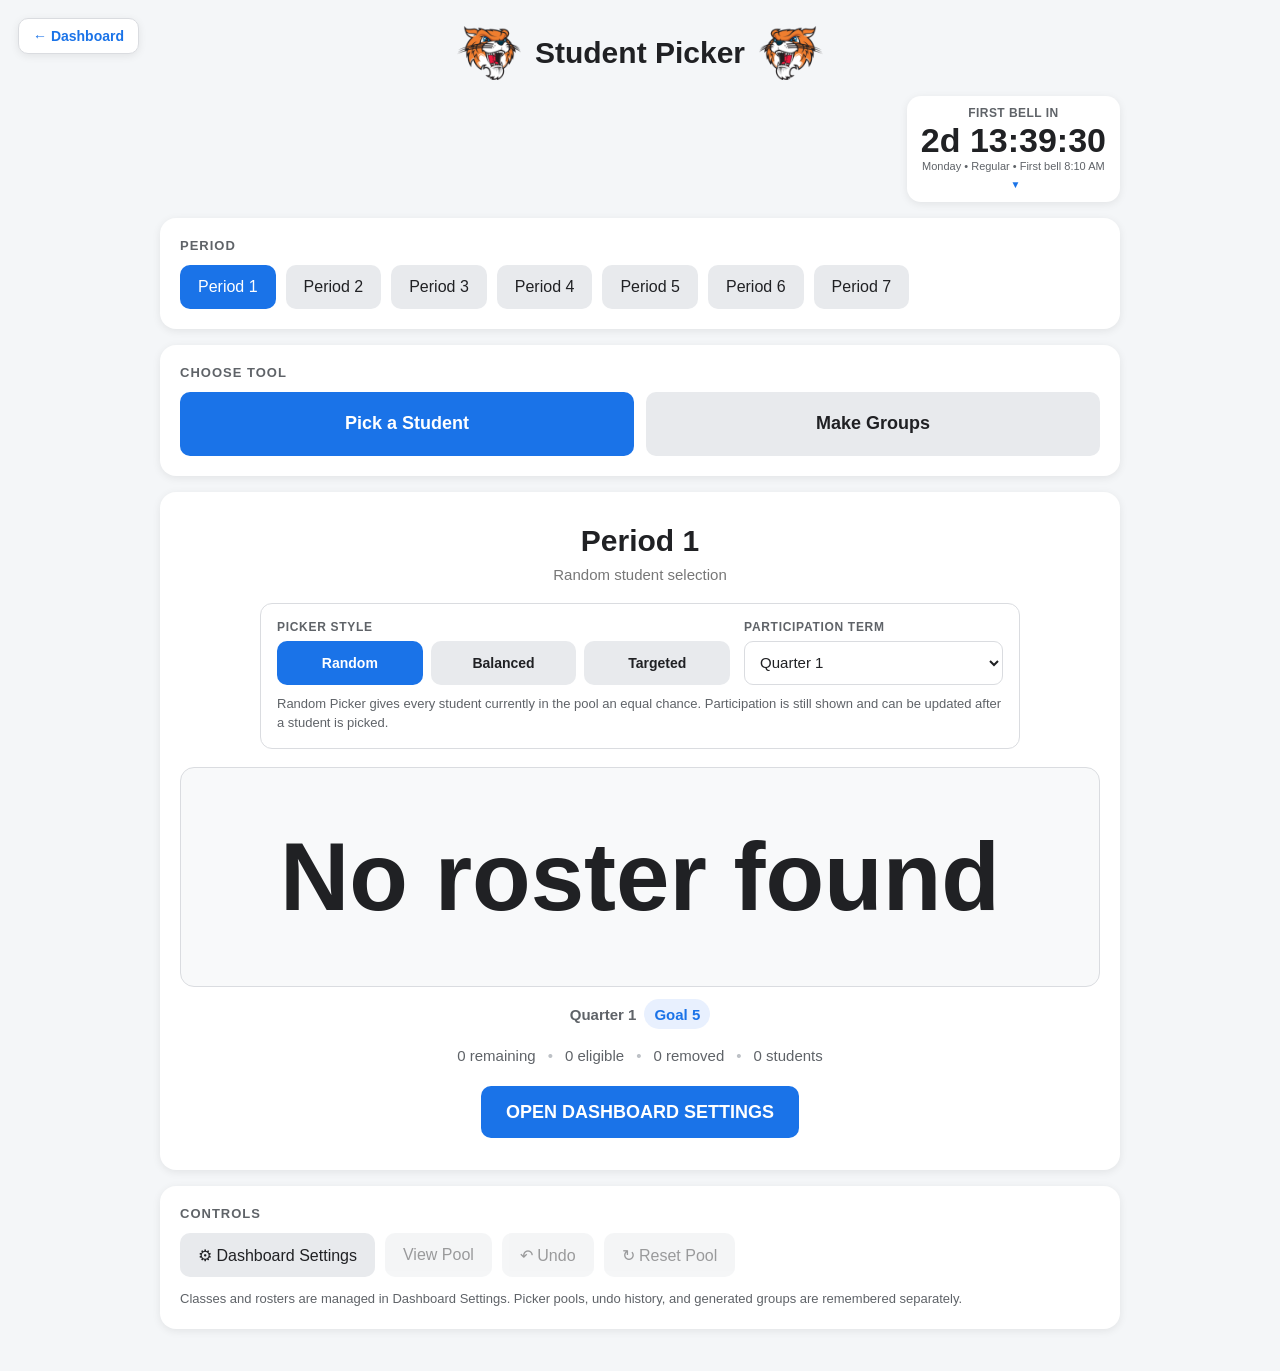
<file: student-picker.html>
<!DOCTYPE html>
<html lang="en">
<head>
  <meta charset="UTF-8">
  <meta name="viewport" content="width=device-width, initial-scale=1.0">

  <title>Student Picker</title>

  <link rel="icon" type="image/png" href="bjh-logo.png">

  <style>
    * {
      box-sizing: border-box;
    }

    .dashboard-back {
  position: fixed;
  top: 18px;
  left: 18px;
  z-index: 1000;

  display: inline-flex;
  align-items: center;

  padding: 9px 14px;
  border: 1px solid #dadce0;
  border-radius: 10px;

  background: #ffffff;
  color: #1a73e8;

  font-size: 14px;
  font-weight: 700;
  text-decoration: none;

  box-shadow: 0 2px 8px rgba(0, 0, 0, 0.08);

  transition:
    transform 0.15s ease,
    box-shadow 0.15s ease,
    background 0.15s ease;
}

.dashboard-back:hover {
  background: #e8f0fe;
  transform: translateY(-1px);
  box-shadow: 0 4px 12px rgba(0, 0, 0, 0.12);
}

    body {
      margin: 0;
      padding: 26px;
      font-family: Arial, sans-serif;
      background: #f4f6f8;
      color: #202124;
    }

    .app {
      max-width: 960px;
      margin: auto;
    }

    /* =========================================================
       STANDARD BJH HEADER
    ========================================================= */

    .app-header {
      display: flex;
      align-items: center;
      justify-content: center;
      gap: 14px;
      margin-bottom: 22px;
    }

    .app-header h1 {
      margin: 0;
      text-align: center;
      font-size: 30px;
    }

    .bjh-logo {
      width: 64px;
      height: auto;
      flex-shrink: 0;
    }

    .bjh-logo.right {
      transform: scaleX(-1);
    }

    /* =========================================================
       SHARED SECTIONS
    ========================================================= */

    .section {
      background: white;
      padding: 20px;
      border-radius: 16px;
      margin-bottom: 16px;
      box-shadow: 0 2px 8px rgba(0,0,0,.08);
    }

    .section-title {
      font-size: 13px;
      font-weight: bold;
      color: #5f6368;
      text-transform: uppercase;
      letter-spacing: 1px;
      margin-bottom: 12px;
    }

    .button-row {
      display: flex;
      gap: 10px;
      flex-wrap: wrap;
      align-items: center;
    }

    button {
      min-height: 44px;
      font-size: 16px;
      border: none;
      border-radius: 10px;
      padding: 12px 18px;
      cursor: pointer;
      background: #e8eaed;
      color: #202124;
      transition: .15s;
    }

    button:hover:not(:disabled) {
      background: #dadce0;
    }

    button:disabled {
      opacity: .45;
      cursor: not-allowed;
    }

    button.selected {
      background: #1a73e8;
      color: white;
    }

    button.primary {
      background: #1a73e8;
      color: white;
      font-weight: 700;
    }

    button.primary:hover:not(:disabled) {
      background: #1765cc;
    }

    button.remove {
      background: #188038;
      color: white;
      font-weight: 700;
    }

    button.remove:hover:not(:disabled) {
      background: #137333;
    }

    .small-note {
      color: #5f6368;
      font-size: 13px;
      margin-top: 12px;
      line-height: 1.5;
    }

    /* =========================================================
       PERIOD BUTTONS
    ========================================================= */

    #periodButtons {
      justify-content: flex-start;
    }

    /* =========================================================
       MODE SELECTOR
    ========================================================= */

    .mode-buttons {
      display: grid;
      grid-template-columns: 1fr 1fr;
      gap: 12px;
    }

    .mode-button {
      min-height: 64px;
      font-size: 18px;
      font-weight: 700;
    }

    .mode-button.selected {
      background: #1a73e8;
      color: white;
    }

    /* =========================================================
       RANDOM NAME PICKER
    ========================================================= */

    .picker-card {
      text-align: center;
      padding: 32px 20px;
    }

    .period-name {
      font-size: 30px;
      font-weight: 700;
      margin-bottom: 8px;
    }

    .picker-subtitle {
      font-size: 15px;
      color: #777;
      margin-bottom: 20px;
    }

    .name-display {
      min-height: 220px;
      display: flex;
      align-items: center;
      justify-content: center;
      padding: 25px;
      background: #f8f9fa;
      border: 1px solid #dadce0;
      border-radius: 14px;
      margin: 18px 0 20px;
    }

    #studentName {
      font-size: clamp(52px, 9vw, 96px);
      font-weight: 700;
      line-height: 1.05;
      word-break: break-word;
      transition: transform .08s ease, opacity .08s ease;
    }

    #studentName.cycling {
      transform: scale(.97);
      opacity: .70;
    }

    .status-row {
      display: flex;
      justify-content: center;
      align-items: center;
      gap: 12px;
      flex-wrap: wrap;
      color: #5f6368;
      font-size: 15px;
      margin-bottom: 22px;
    }

    .status-divider {
      color: #bdc1c6;
    }

    .main-actions,
    .decision-actions {
      display: flex;
      justify-content: center;
      gap: 10px;
      flex-wrap: wrap;
    }

    .decision-actions {
      display: none;
    }

    .decision-actions.visible {
      display: flex;
    }

    .large-button {
      min-width: 220px;
      min-height: 52px;
      padding: 14px 25px;
      font-size: 18px;
    }

    /* =========================================================
       PARTICIPATION-AWARE PICKER
    ========================================================= */

    .picker-options {
      max-width: 760px;
      margin: 0 auto 18px;
      padding: 16px;
      border: 1px solid #dadce0;
      border-radius: 12px;
      background: #fff;
      text-align: left;
    }

    .picker-options-grid {
      display: grid;
      grid-template-columns: minmax(0, 1.4fr) minmax(180px, .8fr);
      gap: 14px;
      align-items: end;
    }

    .strategy-buttons {
      display: grid;
      grid-template-columns: repeat(3, minmax(0, 1fr));
      gap: 8px;
    }

    .strategy-button {
      min-width: 0;
      font-size: 14px;
      font-weight: 700;
      padding: 10px 12px;
    }

    .strategy-button.selected {
      background: #1a73e8;
      color: white;
    }

    .picker-option-label {
      display: block;
      margin-bottom: 7px;
      color: #5f6368;
      font-size: 12px;
      font-weight: 700;
      text-transform: uppercase;
      letter-spacing: .7px;
    }

    .picker-select {
      width: 100%;
      min-height: 44px;
      padding: 9px 11px;
      border: 1px solid #dadce0;
      border-radius: 9px;
      background: white;
      color: #202124;
      font-size: 15px;
    }

    .target-controls {
      margin-top: 12px;
      display: none;
    }

    .target-controls.visible {
      display: block;
    }

    .picker-mode-note-row {
      position: relative;
      display: flex;
      align-items: baseline;
      gap: 7px;
      flex-wrap: wrap;
      margin-top: 10px;
    }

    .picker-mode-note {
      color: #5f6368;
      font-size: 13px;
      line-height: 1.45;
    }

    .more-info-link {
      display: none;
      flex: 0 0 auto;
      min-height: 0;
      padding: 0;
      border: 0;
      background: transparent;
      color: #1a73e8;
      font-size: 13px;
      font-weight: 700;
      text-decoration: underline;
      cursor: pointer;
    }

    .more-info-link:hover {
      background: transparent !important;
      color: #1765cc;
    }

    .more-info-link.visible {
      display: inline;
    }

    .balanced-info-popover {
      display: none;
      position: absolute;
      top: calc(100% + 9px);
      left: 0;
      z-index: 500;
      width: min(440px, 100%);
      padding: 16px;
      border: 1px solid #dadce0;
      border-radius: 12px;
      background: #ffffff;
      color: #202124;
      box-shadow: 0 6px 20px rgba(0,0,0,.16);
      font-size: 13px;
      line-height: 1.5;
      text-align: left;
    }

    .balanced-info-popover.visible {
      display: block;
    }

    .balanced-info-title {
      margin-bottom: 7px;
      font-size: 15px;
      font-weight: 800;
    }

    .balanced-info-example {
      margin-top: 11px;
      padding: 10px 12px;
      border-radius: 9px;
      background: #f8f9fa;
    }

    .balanced-ticket-row {
      display: flex;
      justify-content: space-between;
      gap: 20px;
      padding: 2px 0;
    }

    .balanced-ticket-row strong {
      color: #1a73e8;
    }

    .participation-display {
      min-height: 30px;
      display: flex;
      justify-content: center;
      align-items: center;
      gap: 8px;
      margin: -8px 0 18px;
      color: #5f6368;
      font-size: 15px;
      font-weight: 700;
    }

    .participation-score-badge {
      display: inline-flex;
      align-items: center;
      min-height: 30px;
      padding: 5px 10px;
      border-radius: 999px;
      background: #e8f0fe;
      color: #1a73e8;
      font-weight: 800;
    }

    button.participation-action {
      background: #1a73e8;
      color: white;
      font-weight: 700;
    }

    button.participation-action:hover:not(:disabled) {
      background: #1765cc;
    }

    button.participation-action.added {
      background: #188038;
    }

    /* =========================================================
       GROUP GENERATOR
    ========================================================= */

    #groupsView {
      display: none;
    }

    .group-builder {
      text-align: center;
      padding: 30px 20px;
    }

    .group-builder-title {
      font-size: 30px;
      font-weight: 700;
      margin-bottom: 6px;
    }

    .group-builder-subtitle {
      color: #777;
      font-size: 15px;
      margin-bottom: 28px;
    }

    .group-method-box {
      max-width: 650px;
      margin: 0 auto;
    }

    .group-option-title {
      font-size: 17px;
      font-weight: 700;
      margin-bottom: 12px;
    }

    .group-option-buttons {
      display: flex;
      justify-content: center;
      flex-wrap: wrap;
      gap: 8px;
    }

    .group-choice {
      min-width: 60px;
      font-weight: 700;
    }

    .group-choice.selected {
      background: #1a73e8;
      color: white;
    }

    .or-divider {
      display: flex;
      align-items: center;
      gap: 14px;
      margin: 22px 0;
      color: #9aa0a6;
      font-size: 13px;
      font-weight: 700;
    }

    .or-divider::before,
    .or-divider::after {
      content: "";
      height: 1px;
      flex: 1;
      background: #dadce0;
    }

    .available-students {
      margin-top: 25px;
      color: #5f6368;
      font-size: 14px;
    }

    .generate-area {
      margin-top: 20px;
    }

    /* =========================================================
       GENERATED GROUPS
    ========================================================= */

    #groupsResultSection {
      display: none;
    }

    .groups-toolbar {
      display: flex;
      justify-content: space-between;
      align-items: center;
      gap: 12px;
      flex-wrap: wrap;
      margin-bottom: 18px;
    }

    .groups-toolbar-title {
      font-size: 21px;
      font-weight: 700;
    }

    .groups-toolbar-buttons {
      display: flex;
      gap: 8px;
      flex-wrap: wrap;
    }

    #groupFullscreenArea {
      border-radius: 12px;
    }

    .fullscreen-heading {
      display: none;
      text-align: center;
      margin-bottom: 24px;
    }

    .fullscreen-heading h2 {
      margin: 0 0 6px;
      font-size: 32px;
    }

    .fullscreen-heading div {
      color: #5f6368;
      font-size: 17px;
    }

    .groups-grid {
      display: grid;
      grid-template-columns: repeat(auto-fit, minmax(210px, 1fr));
      gap: 14px;
    }

    .group-card {
      border: 1px solid #dadce0;
      border-radius: 12px;
      overflow: hidden;
      background: white;
    }

    .group-card-header {
      background: #f1f3f4;
      border-bottom: 1px solid #dadce0;
      padding: 11px 14px;
      font-weight: 700;
      font-size: 16px;
    }

    .group-students {
      padding: 8px 14px 12px;
    }

    .group-student {
      padding: 9px 2px;
      border-bottom: 1px solid #f1f3f4;
      font-size: 17px;
    }

    .group-student:last-child {
      border-bottom: none;
    }

    #groupFullscreenArea:fullscreen {
      background: #f4f6f8;
      padding: 30px;
      overflow: auto;
    }

    #groupFullscreenArea:fullscreen .fullscreen-heading {
      display: block;
    }

    #groupFullscreenArea:fullscreen .groups-grid {
      grid-template-columns: repeat(auto-fit, minmax(250px, 1fr));
      gap: 18px;
    }

    #groupFullscreenArea:fullscreen .group-card {
      box-shadow: 0 2px 8px rgba(0,0,0,.08);
    }

    #groupFullscreenArea:fullscreen .group-card-header {
      font-size: 20px;
      padding: 14px 16px;
    }

    #groupFullscreenArea:fullscreen .group-student {
      font-size: 21px;
      padding: 11px 2px;
    }

    /* =========================================================
       SETTINGS
    ========================================================= */

    .period-visibility-option {
      display: flex;
      align-items: center;
      gap: 12px;
      padding: 12px 4px;
      border-bottom: 1px solid #f1f3f4;
      font-size: 16px;
      cursor: pointer;
    }

    .period-visibility-option:last-child {
      border-bottom: none;
    }

    .period-visibility-option input {
      width: 20px;
      height: 20px;
      cursor: pointer;
      accent-color: #1a73e8;
    }

    /* =========================================================
       MODALS
    ========================================================= */

    .modal-overlay {
      position: fixed;
      inset: 0;
      display: none;
      align-items: center;
      justify-content: center;
      padding: 20px;
      background: rgba(32,33,36,.55);
      z-index: 1000;
    }

    .modal-overlay.visible {
      display: flex;
    }

    .modal {
      width: min(680px, 100%);
      max-height: 90vh;
      overflow-y: auto;
      background: white;
      border-radius: 16px;
      box-shadow: 0 8px 30px rgba(0,0,0,.22);
    }

    .modal-header {
      display: flex;
      justify-content: space-between;
      align-items: center;
      padding: 20px 22px;
      border-bottom: 1px solid #dadce0;
    }

    .modal-header h2 {
      margin: 0;
      font-size: 22px;
    }

    .close-button {
      min-height: auto;
      padding: 5px 10px;
      background: transparent;
      color: #5f6368;
      font-size: 26px;
    }

    .modal-body {
      padding: 22px;
    }

    textarea {
      width: 100%;
      min-height: 330px;
      resize: vertical;
      border: 1px solid #dadce0;
      border-radius: 10px;
      padding: 14px;
      font-family: Arial, sans-serif;
      font-size: 16px;
      line-height: 1.5;
      outline: none;
    }

    textarea:focus {
      border-color: #1a73e8;
      box-shadow: 0 0 0 2px rgba(26,115,232,.15);
    }

    .modal-footer {
      display: flex;
      justify-content: flex-end;
      gap: 10px;
      flex-wrap: wrap;
      padding: 0 22px 22px;
    }

    /* =========================================================
       POOL VIEWER
    ========================================================= */

    .pool-list {
      display: grid;
      grid-template-columns: repeat(auto-fit, minmax(180px, 1fr));
      gap: 8px;
    }

    .pool-name {
      padding: 10px 12px;
      background: #f8f9fa;
      border: 1px solid #dadce0;
      border-radius: 8px;
    }

    .empty-message {
      color: #5f6368;
      text-align: center;
      padding: 25px;
    }

    /* =========================================================
       TOAST
    ========================================================= */

    .toast {
      position: fixed;
      left: 50%;
      bottom: 25px;
      transform: translate(-50%, 15px);
      padding: 11px 18px;
      background: #202124;
      color: white;
      border-radius: 30px;
      opacity: 0;
      pointer-events: none;
      transition: .2s;
      z-index: 2000;
    }

    .toast.show {
      opacity: 1;
      transform: translate(-50%, 0);
    }

    .global-bell-row {
      display: flex;
      justify-content: flex-end;
      margin: -6px 0 16px;
    }

    /* =========================================================
       MOBILE
    ========================================================= */

    @media (max-width: 600px) {
      body {
        padding: 12px;
      }

      button {
        flex-grow: 1;
      }

      .app-header {
        gap: 8px;
        margin-bottom: 16px;
      }

      .app-header h1 {
        font-size: 23px;
      }

      .bjh-logo {
        width: 46px;
      }

      .mode-buttons {
        grid-template-columns: 1fr;
      }

      .picker-options-grid,
      .strategy-buttons {
        grid-template-columns: 1fr;
      }

      .picker-card,
      .group-builder {
        padding: 26px 12px;
      }

      .name-display {
        min-height: 180px;
      }

      .large-button {
        width: 100%;
      }

      .groups-toolbar {
        align-items: stretch;
        flex-direction: column;
      }

      .groups-toolbar-buttons button {
        flex: 1;
      }
    }
  </style>
</head>

<body>
  <a class="dashboard-back" href="index.html">← Dashboard</a>

<div class="app">

  <!-- HEADER -->

  <div class="app-header">
    <img src="bjh-logo.png" class="bjh-logo" alt="BJH Bobcat">

    <h1>Student Picker</h1>

    <img src="bjh-logo.png" class="bjh-logo right" alt="BJH Bobcat">
  </div>

  <div class="global-bell-row"><div data-bell-mini></div></div>

  <!-- PERIOD -->

  <div class="section">
    <div class="section-title">Period</div>

    <div id="periodButtons" class="button-row"></div>
  </div>

  <!-- MODE -->

  <div class="section">
    <div class="section-title">Choose Tool</div>

    <div class="mode-buttons">
      <button id="pickerModeButton" class="mode-button selected">
        Pick a Student
      </button>

      <button id="groupsModeButton" class="mode-button">
        Make Groups
      </button>
    </div>
  </div>

  <!-- RANDOM NAME PICKER -->

  <div id="pickerView">

    <div class="section picker-card">

      <div id="periodName" class="period-name">
        Period 1
      </div>

      <div class="picker-subtitle">
        Random student selection
      </div>

      <div class="picker-options">
        <div class="picker-options-grid">
          <div>
            <span class="picker-option-label">Picker Style</span>
            <div class="strategy-buttons" id="strategyButtons">
              <button type="button" class="strategy-button selected" data-strategy="random">Random</button>
              <button type="button" class="strategy-button" data-strategy="balanced">Balanced</button>
              <button type="button" class="strategy-button" data-strategy="targeted">Targeted</button>
            </div>
          </div>

          <div>
            <label class="picker-option-label" for="pickerTermSelect">Participation Term</label>
            <select id="pickerTermSelect" class="picker-select"></select>
          </div>
        </div>

        <div id="targetControls" class="target-controls">
          <label class="picker-option-label" for="targetFilter">Target Students</label>
          <select id="targetFilter" class="picker-select">
            <option value="zero">0 Points</option>
            <option value="zero-one">0–1 Points</option>
            <option value="zero-two">0–2 Points</option>
            <option value="below-goal" selected>Below Goal</option>
            <option value="at-goal">At Goal or Above</option>
          </select>
        </div>

        <div class="picker-mode-note-row">
          <div id="pickerModeNote" class="picker-mode-note"></div>

          <button
            id="balancedInfoButton"
            class="more-info-link"
            type="button"
            aria-expanded="false"
            aria-controls="balancedInfoPopover">
            More info
          </button>

          <div
            id="balancedInfoPopover"
            class="balanced-info-popover"
            role="dialog"
            aria-label="How Balanced Picker works">

            <div class="balanced-info-title">
              How Balanced Picker Works
            </div>

            <div>
              Think of each student as entering a lottery. Students with fewer
              participation points receive more “tickets,” so they are more
              likely to be selected. Everyone in the pool still has at least
              one chance.
            </div>

            <div
              id="balancedInfoExample"
              class="balanced-info-example">
            </div>
          </div>
        </div>
      </div>

      <div class="name-display">
        <div id="studentName">
          Ready?
        </div>
      </div>

      <div id="participationDisplay" class="participation-display"></div>

      <div class="status-row">
        <span id="remainingCount">0 remaining</span>

        <span class="status-divider">•</span>

        <span id="eligibleCount">0 eligible</span>

        <span class="status-divider">•</span>

        <span id="selectedCount">0 removed</span>

        <span class="status-divider">•</span>

        <span id="classSize">0 students</span>
      </div>

      <div id="spinArea" class="main-actions">
        <button id="spinButton" class="primary large-button">
          PICK A STUDENT
        </button>
      </div>

      <div id="decisionActions" class="decision-actions">
        <button id="participationButton" class="participation-action large-button">
          + Participation
        </button>

        <button id="removeButton" class="remove large-button">
          Remove From Pool
        </button>

        <button id="keepButton" class="large-button">
          Keep In Pool
        </button>
      </div>

    </div>

  </div>

  <!-- MAKE GROUPS -->

  <div id="groupsView">

    <div class="section group-builder">

      <div id="groupsPeriodName" class="group-builder-title">
        Make Groups — Period 1
      </div>

      <div class="group-builder-subtitle">
        How would you like to divide the class?
      </div>

      <div class="group-method-box">

        <div class="group-option-title">
          Group Size
        </div>

        <div id="groupSizeButtons" class="group-option-buttons">
          <button class="group-choice" data-method="size" data-value="2">2</button>
          <button class="group-choice" data-method="size" data-value="3">3</button>
          <button class="group-choice selected" data-method="size" data-value="4">4</button>
          <button class="group-choice" data-method="size" data-value="5">5</button>
          <button class="group-choice" data-method="size" data-value="6">6</button>
        </div>

        <div class="or-divider">
          OR
        </div>

        <div class="group-option-title">
          Number of Groups
        </div>

        <div id="groupCountButtons" class="group-option-buttons">
          <button class="group-choice" data-method="count" data-value="2">2</button>
          <button class="group-choice" data-method="count" data-value="3">3</button>
          <button class="group-choice" data-method="count" data-value="4">4</button>
          <button class="group-choice" data-method="count" data-value="5">5</button>
          <button class="group-choice" data-method="count" data-value="6">6</button>
        </div>

        <div id="groupAvailableCount" class="available-students">
          0 students available
        </div>

        <div class="generate-area">
          <button id="generateGroupsButton" class="primary large-button">
            GENERATE GROUPS
          </button>
        </div>

        <div class="small-note">
          Groups use the students currently remaining in the pool.
          Students removed in the Random Name Picker are excluded.
        </div>

      </div>

    </div>

    <!-- GENERATED RESULTS -->

    <div id="groupsResultSection" class="section">

      <div class="groups-toolbar">

        <div class="groups-toolbar-title">
          Groups
        </div>

        <div class="groups-toolbar-buttons">
          <button id="regenerateButton">
            🔀 Regenerate
          </button>

          <button id="fullscreenGroupsButton">
            📺 Full Screen
          </button>
        </div>

      </div>

      <div id="groupFullscreenArea">

        <div class="fullscreen-heading">
          <h2 id="fullscreenGroupTitle">
            Period 1 Groups
          </h2>

          <div id="fullscreenGroupCount">
            0 students
          </div>
        </div>

        <div id="groupsGrid" class="groups-grid"></div>

      </div>

    </div>

  </div>

  <!-- SHARED CONTROLS -->

  <div class="section">

    <div class="section-title">
      Controls
    </div>

    <div class="button-row">

      <button id="settingsButton">
        ⚙ Dashboard Settings
      </button>

      <button id="poolButton">
        View Pool
      </button>

      <button id="undoButton">
        ↶ Undo
      </button>

      <button id="resetButton">
        ↻ Reset Pool
      </button>

    </div>

    <div class="small-note">
      Classes and rosters are managed in Dashboard Settings. Picker pools, undo history, and generated groups are remembered separately.
    </div>

  </div>

</div>


<!-- =========================================================
     SETTINGS MODAL
========================================================= -->

<div id="settingsModal" class="modal-overlay">

  <div class="modal">

    <div class="modal-header">

      <h2>Settings</h2>

      <button
        id="closeSettingsModal"
        class="close-button">
        ×
      </button>

    </div>

    <div class="modal-body">

      <div class="section-title">
        Visible Periods
      </div>

      <p class="small-note" style="margin-top:0; margin-bottom:16px;">
        Hide periods you do not teach. Hidden periods keep their saved roster,
        pool, and group data.
      </p>

      <div id="periodVisibilityOptions"></div>

    </div>

    <div class="modal-footer">

      <button id="cancelSettingsButton">
        Cancel
      </button>

      <button
        id="saveSettingsButton"
        class="primary">
        Save
      </button>

    </div>

  </div>

</div>


<!-- =========================================================
     POOL MODAL
========================================================= -->

<div id="poolModal" class="modal-overlay">

  <div class="modal">

    <div class="modal-header">

      <h2 id="poolModalTitle">
        Students Remaining
      </h2>

      <button
        id="closePoolModal"
        class="close-button">
        ×
      </button>

    </div>

    <div class="modal-body">

      <div id="poolList" class="pool-list"></div>

    </div>

  </div>

</div>


<!-- TOAST -->

<div id="toast" class="toast"></div>


<script src="shared/dashboard-data.js"></script>
<script src="shared/bell-service.js"></script>
  <script src="shared/reminder-service.js"></script>

<script>

  /* =========================================================
     SETTINGS
  ========================================================= */

  const PERIODS = [
    "1",
    "2",
    "3",
    "4",
    "5",
    "6",
    "7"
  ];

  /*
    Student Picker stores only Picker-specific state here.
    Dashboard Settings remains the source of truth for class
    visibility and master rosters.
  */

  const STORAGE_KEY =
    "studentNamePicker_v1";


  /* =========================================================
     DEFAULT STATE
  ========================================================= */

  function createPeriodData() {

    return {
      masterRoster: [],
      pool: [],
      history: [],

      groupConfig: {
        method: "size",
        value: 4
      },

      groups: []
    };
  }


  function createDefaultState() {

    const periods = {};

    PERIODS.forEach(period => {
      periods[period] =
        createPeriodData();
    });

    return {

      currentPeriod: "1",

      visiblePeriods: [
        "1",
        "2",
        "3",
        "4",
        "5",
        "6",
        "7"
      ],

      pickerConfig: {
        strategy: "random",
        target: "below-goal"
      },

      periods: periods
    };
  }


  /* =========================================================
     LOAD / SAVE
  ========================================================= */

  function loadState() {

    const saved =
      localStorage.getItem(
        STORAGE_KEY
      );

    if (!saved) {
      return createDefaultState();
    }

    try {

      const parsed =
        JSON.parse(saved);

      if (!parsed.periods) {
        parsed.periods = {};
      }

      PERIODS.forEach(period => {

        if (!parsed.periods[period]) {
          parsed.periods[period] =
            createPeriodData();
        }

        const data =
          parsed.periods[period];

        if (
          !Array.isArray(
            data.masterRoster
          )
        ) {
          data.masterRoster = [];
        }

        if (
          !Array.isArray(
            data.pool
          )
        ) {
          data.pool =
            [...data.masterRoster];
        }

        if (
          !Array.isArray(
            data.history
          )
        ) {
          data.history = [];
        }

        if (!data.groupConfig) {

          data.groupConfig = {
            method: "size",
            value: 4
          };

        }

        if (
          !Array.isArray(
            data.groups
          )
        ) {
          data.groups = [];
        }

      });


      /*
        Older versions did not have
        visiblePeriods, so default to all 7.
      */

      if (
        !Array.isArray(
          parsed.visiblePeriods
        ) ||
        parsed.visiblePeriods.length === 0
      ) {

        parsed.visiblePeriods =
          [...PERIODS];

      }


      /*
        Remove any invalid saved values.
      */

      parsed.visiblePeriods =
        parsed.visiblePeriods.filter(
          period =>
            PERIODS.includes(period)
        );


      /*
        Safety fallback.
      */

      if (
        parsed.visiblePeriods.length === 0
      ) {

        parsed.visiblePeriods =
          [...PERIODS];

      }


      if (!parsed.pickerConfig || typeof parsed.pickerConfig !== "object") {
        parsed.pickerConfig = {
          strategy: "random",
          target: "below-goal"
        };
      }

      if (!["random", "balanced", "targeted"].includes(parsed.pickerConfig.strategy)) {
        parsed.pickerConfig.strategy = "random";
      }

      if (!["zero", "zero-one", "zero-two", "below-goal", "at-goal"].includes(parsed.pickerConfig.target)) {
        parsed.pickerConfig.target = "below-goal";
      }


      /*
        If selected period is hidden,
        switch to first visible period.
      */

      if (
        !PERIODS.includes(
          parsed.currentPeriod
        ) ||
        !parsed.visiblePeriods.includes(
          parsed.currentPeriod
        )
      ) {

        parsed.currentPeriod =
          parsed.visiblePeriods[0];

      }

      return parsed;

    }

    catch (error) {

      console.error(
        "Could not load Student Picker data:",
        error
      );

      return createDefaultState();

    }
  }


  function saveState() {

    localStorage.setItem(
      STORAGE_KEY,
      JSON.stringify(state)
    );

  }


  let state =
    loadState();


  /* =========================================================
     DASHBOARD SHARED DATA INTEGRATION
  ========================================================= */

  function normalizeSharedStudents(students) {

    if (!Array.isArray(students)) {
      return [];
    }

    const seen = new Set();
    const cleaned = [];

    students.forEach(student => {
      if (!student || typeof student !== "object") return;
      const id = String(student.id ?? "").trim();
      const name = String(student.name ?? "").trim().replace(/\s+/g, " ");
      if (!id || !name || seen.has(id)) return;
      seen.add(id);
      cleaned.push({ ...student, id, name });
    });

    return cleaned;
  }


  function sameStudentIdList(a, b) {

    const left = Array.isArray(a) ? a.map(value => String(value ?? "")) : [];
    const right = Array.isArray(b) ? b.map(value => String(value ?? "")) : [];

    if (left.length !== right.length) {
      return false;
    }

    return left.every((id, index) => id === right[index]);
  }


  function getDashboardClass(period) {

    if (!window.DashboardData) {
      return null;
    }

    return DashboardData.getClass(
      period
    );

  }


  function getClassLabel(period) {

    const classInfo =
      getDashboardClass(period);

    return (
      classInfo?.name ||
      `Period ${period}`
    );

  }


  function getStudentRecord(studentId, period = state.currentPeriod) {
    if (!window.DashboardData) return null;
    return DashboardData.getStudent(period, studentId);
  }


  function getStudentName(studentId, period = state.currentPeriod) {
    return getStudentRecord(studentId, period)?.name || String(studentId ?? "");
  }


  function syncWithDashboardData() {

    if (!window.DashboardData) {

      console.error(
        "DashboardData was not found. Make sure shared/dashboard-data.js exists."
      );

      return;

    }


    /*
      Dashboard Settings is the single source of truth
      for class rosters and global class visibility.
    */


    /*
      DASHBOARD SETTINGS now controls
      which periods are visible here.
    */

    const activeClasses =
      DashboardData.getClasses({
        activeOnly: true
      });

    state.visiblePeriods =
      activeClasses.map(
        classInfo =>
          classInfo.id
      );


    /*
      Use the shared Current Class whenever
      that class is active. Otherwise use
      the first active class.
    */

    const sharedCurrent =
      DashboardData.getCurrentClassId();

    if (
      state.visiblePeriods.includes(
        sharedCurrent
      )
    ) {

      state.currentPeriod =
        sharedCurrent;

    }

    else if (
      state.visiblePeriods.length > 0
    ) {

      state.currentPeriod =
        state.visiblePeriods[0];

    }


    /*
      Dashboard master rosters are authoritative.
      Student Picker keeps a local roster snapshot only
      to detect changes. If a roster changes centrally,
      reset that period's temporary pool/history/groups
      so stale students cannot remain.
    */

    PERIODS.forEach(period => {

      const data =
        state.periods[
          period
        ];

      const sharedStudents =
        normalizeSharedStudents(
          DashboardData.getStudents(
            period
          )
        );

      const sharedRosterIds =
        sharedStudents.map(
          student => student.id
        );

      if (
        !sameStudentIdList(
          data.masterRoster,
          sharedRosterIds
        )
      ) {

        data.masterRoster =
          [...sharedRosterIds];

        data.pool =
          [...sharedRosterIds];

        data.history =
          [];

        data.groups =
          [];

      }

    });

    saveState();

  }


  syncWithDashboardData();


  /* =========================================================
     TEMPORARY STATE
  ========================================================= */

  let isSpinning =
    false;

  let pendingStudent =
    null;

  let participationAddedForPending =
    false;

  let currentMode =
    "picker";


  /* =========================================================
     ELEMENTS
  ========================================================= */

  const periodButtons =
    document.getElementById(
      "periodButtons"
    );

  const pickerModeButton =
    document.getElementById(
      "pickerModeButton"
    );

  const groupsModeButton =
    document.getElementById(
      "groupsModeButton"
    );

  const pickerView =
    document.getElementById(
      "pickerView"
    );

  const groupsView =
    document.getElementById(
      "groupsView"
    );

  const periodName =
    document.getElementById(
      "periodName"
    );

  const studentName =
    document.getElementById(
      "studentName"
    );

  const strategyButtons =
    document.querySelectorAll(
      ".strategy-button"
    );

  const pickerTermSelect =
    document.getElementById(
      "pickerTermSelect"
    );

  const targetControls =
    document.getElementById(
      "targetControls"
    );

  const targetFilter =
    document.getElementById(
      "targetFilter"
    );

  const pickerModeNote =
    document.getElementById(
      "pickerModeNote"
    );

  const balancedInfoButton =
    document.getElementById(
      "balancedInfoButton"
    );

  const balancedInfoPopover =
    document.getElementById(
      "balancedInfoPopover"
    );

  const balancedInfoExample =
    document.getElementById(
      "balancedInfoExample"
    );

  const participationDisplay =
    document.getElementById(
      "participationDisplay"
    );

  const spinButton =
    document.getElementById(
      "spinButton"
    );

  const spinArea =
    document.getElementById(
      "spinArea"
    );

  const decisionActions =
    document.getElementById(
      "decisionActions"
    );

  const removeButton =
    document.getElementById(
      "removeButton"
    );

  const keepButton =
    document.getElementById(
      "keepButton"
    );

  const participationButton =
    document.getElementById(
      "participationButton"
    );

  const remainingCount =
    document.getElementById(
      "remainingCount"
    );

  const eligibleCount =
    document.getElementById(
      "eligibleCount"
    );

  const selectedCount =
    document.getElementById(
      "selectedCount"
    );

  const classSize =
    document.getElementById(
      "classSize"
    );

  const groupsPeriodName =
    document.getElementById(
      "groupsPeriodName"
    );

  const groupAvailableCount =
    document.getElementById(
      "groupAvailableCount"
    );

  const generateGroupsButton =
    document.getElementById(
      "generateGroupsButton"
    );

  const regenerateButton =
    document.getElementById(
      "regenerateButton"
    );

  const fullscreenGroupsButton =
    document.getElementById(
      "fullscreenGroupsButton"
    );

  const groupsResultSection =
    document.getElementById(
      "groupsResultSection"
    );

  const groupsGrid =
    document.getElementById(
      "groupsGrid"
    );

  const groupFullscreenArea =
    document.getElementById(
      "groupFullscreenArea"
    );

  const fullscreenGroupTitle =
    document.getElementById(
      "fullscreenGroupTitle"
    );

  const fullscreenGroupCount =
    document.getElementById(
      "fullscreenGroupCount"
    );

  const groupChoiceButtons =
    document.querySelectorAll(
      ".group-choice"
    );

  const settingsButton =
    document.getElementById(
      "settingsButton"
    );

  const settingsModal =
    document.getElementById(
      "settingsModal"
    );

  const closeSettingsModal =
    document.getElementById(
      "closeSettingsModal"
    );

  const cancelSettingsButton =
    document.getElementById(
      "cancelSettingsButton"
    );

  const saveSettingsButton =
    document.getElementById(
      "saveSettingsButton"
    );

  const periodVisibilityOptions =
    document.getElementById(
      "periodVisibilityOptions"
    );

  const poolButton =
    document.getElementById(
      "poolButton"
    );

  const undoButton =
    document.getElementById(
      "undoButton"
    );

  const resetButton =
    document.getElementById(
      "resetButton"
    );

  const poolModal =
    document.getElementById(
      "poolModal"
    );

  const poolModalTitle =
    document.getElementById(
      "poolModalTitle"
    );

  const poolList =
    document.getElementById(
      "poolList"
    );

  const closePoolModal =
    document.getElementById(
      "closePoolModal"
    );

  const toast =
    document.getElementById(
      "toast"
    );


  /* =========================================================
     HELPERS
  ========================================================= */

  function currentData() {

    return state.periods[
      state.currentPeriod
    ];

  }


  function randomItem(array) {

    return array[
      Math.floor(
        Math.random() *
        array.length
      )
    ];

  }


  function wait(milliseconds) {

    return new Promise(
      resolve => {
        setTimeout(
          resolve,
          milliseconds
        );
      }
    );

  }


  function showToast(message) {

    toast.textContent =
      message;

    toast.classList.add(
      "show"
    );

    clearTimeout(
      showToast.timeout
    );

    showToast.timeout =
      setTimeout(() => {

        toast.classList.remove(
          "show"
        );

      }, 1800);

  }


  function shuffleArray(array) {

    const shuffled =
      [...array];

    for (
      let i =
        shuffled.length - 1;
      i > 0;
      i--
    ) {

      const j =
        Math.floor(
          Math.random() *
          (i + 1)
        );

      [
        shuffled[i],
        shuffled[j]
      ] = [
        shuffled[j],
        shuffled[i]
      ];

    }

    return shuffled;

  }


  /* =========================================================
     PARTICIPATION-AWARE PICKER
  ========================================================= */

  function getParticipationTermId() {

    return DashboardData.getActiveParticipationTermId();

  }


  function getParticipationGoal() {

    return DashboardData.getParticipationGoal(
      getParticipationTermId()
    );

  }


  function getParticipationTermLabel() {

    const activeId =
      getParticipationTermId();

    const term =
      DashboardData.getParticipationTerms()
        .find(item =>
          item.id === activeId
        );

    return term?.label || activeId;

  }


  function participationPoints(student) {

    return DashboardData.getParticipationPoints(
      state.currentPeriod,
      student,
      getParticipationTermId()
    );

  }


  function buildParticipationTermOptions() {

    const activeId =
      getParticipationTermId();

    pickerTermSelect.innerHTML =
      "";

    DashboardData.getParticipationTerms()
      .forEach(term => {

        const option =
          document.createElement(
            "option"
          );

        option.value =
          term.id;

        option.textContent =
          term.label;

        pickerTermSelect.appendChild(
          option
        );

      });

    pickerTermSelect.value =
      activeId;

  }


  function getEligiblePool(pool = currentData().pool) {

    const students =
      [...pool];

    if (
      state.pickerConfig.strategy !==
      "targeted"
    ) {
      return students;
    }

    const goal =
      getParticipationGoal();

    return students.filter(student => {

      const points =
        participationPoints(student);

      switch (
        state.pickerConfig.target
      ) {

        case "zero":
          return points === 0;

        case "zero-one":
          return points <= 1;

        case "zero-two":
          return points <= 2;

        case "at-goal":
          return points >= goal;

        case "below-goal":
        default:
          return points < goal;

      }

    });

  }


  function balancedRandomItem(array) {

    const goal =
      getParticipationGoal();

    const weighted =
      array.map(student => {

        const points =
          participationPoints(student);

        const weight =
          Math.max(
            1,
            goal + 1 -
              Math.min(
                points,
                goal
              )
          );

        return {
          student,
          weight
        };

      });

    const totalWeight =
      weighted.reduce(
        (sum, item) =>
          sum + item.weight,
        0
      );

    let roll =
      Math.random() *
      totalWeight;

    for (
      const item of weighted
    ) {

      roll -=
        item.weight;

      if (roll <= 0) {
        return item.student;
      }

    }

    return weighted[
      weighted.length - 1
    ]?.student;

  }


  function choosePickerWinner(candidates) {

    if (
      state.pickerConfig.strategy ===
      "balanced"
    ) {

      return balancedRandomItem(
        candidates
      );

    }

    return randomItem(
      candidates
    );

  }


  function setBalancedInfoOpen(open) {

    const shouldOpen =
      Boolean(open) &&
      state.pickerConfig.strategy ===
        "balanced";

    balancedInfoPopover.classList.toggle(
      "visible",
      shouldOpen
    );

    balancedInfoButton.setAttribute(
      "aria-expanded",
      String(shouldOpen)
    );

  }


  function updatePickerStrategyUI() {

    strategyButtons.forEach(button => {

      button.classList.toggle(
        "selected",
        button.dataset.strategy ===
          state.pickerConfig.strategy
      );

    });

    targetFilter.value =
      state.pickerConfig.target;

    targetControls.classList.toggle(
      "visible",
      state.pickerConfig.strategy ===
        "targeted"
    );

    const termLabel =
      getParticipationTermLabel();

    const goal =
      getParticipationGoal();

    const balancedSelected =
      state.pickerConfig.strategy ===
        "balanced";

    balancedInfoButton.classList.toggle(
      "visible",
      balancedSelected
    );

    if (!balancedSelected) {
      setBalancedInfoOpen(false);
    }

    const ticketRows = [];

    for (
      let points = 0;
      points <= goal;
      points += 1
    ) {

      const tickets =
        Math.max(
          1,
          goal + 1 - points
        );

      const scoreLabel =
        points === goal
          ? `${goal}/${goal}+`
          : `${points}/${goal}`;

      ticketRows.push(
        `
          <div class="balanced-ticket-row">
            <span>${scoreLabel}</span>
            <strong>${tickets} ticket${tickets === 1 ? "" : "s"}</strong>
          </div>
        `
      );

    }

    balancedInfoExample.innerHTML =
      `
        <strong>With a goal of ${goal}:</strong>
        ${ticketRows.join("")}
      `;

    if (
      state.pickerConfig.strategy ===
      "balanced"
    ) {

      pickerModeNote.textContent =
        `Balanced Picker is on for ${termLabel}. Everyone in the pool stays eligible, but students with fewer participation points get better odds. Goal: ${goal}.`;

    }

    else if (
      state.pickerConfig.strategy ===
      "targeted"
    ) {

      pickerModeNote.textContent =
        `Targeted Picker only chooses students who match the participation filter below for ${termLabel}.`;

    }

    else {

      pickerModeNote.textContent =
        `Random Picker gives every student currently in the pool an equal chance. Participation is still shown and can be updated after a student is picked.`;

    }

  }


  function addParticipationForPending() {

    if (
      !pendingStudent ||
      participationAddedForPending
    ) {
      return;
    }

    const goal =
      getParticipationGoal();

    const next =
      DashboardData.adjustParticipationPoints(
        state.currentPeriod,
        pendingStudent,
        1,
        getParticipationTermId()
      );

    participationAddedForPending =
      true;

    updateUI();

    showToast(
      `Participation added — ${getStudentName(pendingStudent)} is now ${next}/${goal}`
    );

  }


  /* =========================================================
     MODE SWITCHING
  ========================================================= */

  function setMode(mode) {

    currentMode =
      mode;

    pickerModeButton.classList.toggle(
      "selected",
      mode === "picker"
    );

    groupsModeButton.classList.toggle(
      "selected",
      mode === "groups"
    );

    pickerView.style.display =
      mode === "picker"
        ? "block"
        : "none";

    groupsView.style.display =
      mode === "groups"
        ? "block"
        : "none";

    updateUI();

  }


  /* =========================================================
     PERIOD BUTTONS
  ========================================================= */

  function buildPeriodButtons() {

    periodButtons.innerHTML =
      "";

    state.visiblePeriods.forEach(
      period => {

        const button =
          document.createElement(
            "button"
          );

        button.textContent =
          getClassLabel(
            period
          );

        if (
          period ===
          state.currentPeriod
        ) {

          button.classList.add(
            "selected"
          );

        }

        button.addEventListener(
          "click",
          () => {

            if (isSpinning) {
              return;
            }

            state.currentPeriod =
              period;

            pendingStudent =
              null;

            participationAddedForPending =
              false;

            try {

              DashboardData.setCurrentClass(
                period
              );

            }

            catch (error) {

              console.error(
                "Could not update shared current class:",
                error
              );

            }

            saveState();

            buildPeriodButtons();

            updateUI();

          }
        );

        periodButtons.appendChild(
          button
        );

      }
    );

  }


  /* =========================================================
     UPDATE INTERFACE
  ========================================================= */

  function updateUI() {

    const data =
      currentData();

    const total =
      data.masterRoster.length;

    const remaining =
      data.pool.length;

    const eligible =
      getEligiblePool(
        data.pool
      );

    const removed =
      Math.max(
        total - remaining,
        0
      );

    const goal =
      getParticipationGoal();

    const termLabel =
      getParticipationTermLabel();

    updatePickerStrategyUI();

    periodName.textContent =
      getClassLabel(
        state.currentPeriod
      );

    remainingCount.textContent =
      `${remaining} remaining`;

    eligibleCount.textContent =
      `${eligible.length} eligible`;

    selectedCount.textContent =
      `${removed} removed`;

    classSize.textContent =
      `${total} student${
        total === 1
          ? ""
          : "s"
      }`;

    undoButton.disabled =
      data.history.length === 0;

    resetButton.disabled =
      total === 0;

    poolButton.disabled =
      total === 0;

    groupsPeriodName.textContent =
      `Make Groups — ${getClassLabel(
        state.currentPeriod
      )}`;

    groupAvailableCount.textContent =
      `${remaining} student${
        remaining === 1
          ? ""
          : "s"
      } available from the current pool`;

    generateGroupsButton.disabled =
      remaining === 0;

    updateGroupChoiceButtons();

    renderGroups();

    if (isSpinning) {
      return;
    }

    if (pendingStudent) {

      spinArea.style.display =
        "none";

      decisionActions.classList.add(
        "visible"
      );

      studentName.textContent =
        getStudentName(
          pendingStudent
        );

      const points =
        participationPoints(
          pendingStudent
        );

      participationDisplay.innerHTML =
        `<span>${termLabel}</span><span class="participation-score-badge">${points}/${goal}${points >= goal ? " ✓" : ""}</span>`;

      participationButton.disabled =
        participationAddedForPending;

      participationButton.classList.toggle(
        "added",
        participationAddedForPending
      );

      participationButton.textContent =
        participationAddedForPending
          ? "✓ Participation Added"
          : "+ Participation";

      return;

    }

    participationButton.disabled =
      false;

    participationButton.classList.remove(
      "added"
    );

    participationButton.textContent =
      "+ Participation";

    decisionActions.classList.remove(
      "visible"
    );

    spinArea.style.display =
      "flex";

    participationDisplay.innerHTML =
      `<span>${termLabel}</span><span class="participation-score-badge">Goal ${goal}</span>`;

    if (total === 0) {

      studentName.textContent =
        "No roster found";

      spinButton.textContent =
        "OPEN DASHBOARD SETTINGS";

      spinButton.disabled =
        false;

      return;

    }

    if (remaining === 0) {

      studentName.textContent =
        "Everyone has been selected";

      spinButton.textContent =
        "RESET CLASS";

      spinButton.disabled =
        false;

      return;

    }

    if (eligible.length === 0) {

      studentName.textContent =
        "No students match this target";

      spinButton.textContent =
        "NO ELIGIBLE STUDENTS";

      spinButton.disabled =
        true;

      return;

    }

    studentName.textContent =
      "Ready?";

    spinButton.textContent =
      state.pickerConfig.strategy ===
        "balanced"
          ? "BALANCED PICK"
          : state.pickerConfig.strategy ===
              "targeted"
            ? "TARGETED PICK"
            : "PICK A STUDENT";

    spinButton.disabled =
      false;

  }


  /* =========================================================
     RANDOM NAME PICKER
  ========================================================= */

  async function spin() {

    const data =
      currentData();

    if (
      data.masterRoster.length === 0
    ) {

      window.location.href =
        "settings.html";

      return;

    }

    if (
      data.pool.length === 0
    ) {

      resetPool();

      return;

    }

    if (
      isSpinning ||
      pendingStudent
    ) {
      return;
    }

    const candidates =
      getEligiblePool(
        data.pool
      );

    if (
      candidates.length === 0
    ) {

      showToast(
        "No students match the current participation target"
      );

      updateUI();

      return;

    }

    isSpinning =
      true;

    spinButton.disabled =
      true;

    const winner =
      choosePickerWinner(
        candidates
      );

    const timings = [
      40,
      40,
      45,
      45,
      50,
      55,
      60,
      65,
      75,
      85,
      100,
      115,
      135,
      160,
      190
    ];

    let previousName =
      null;

    for (
      let i = 0;
      i < timings.length;
      i++
    ) {

      let cyclingName =
        randomItem(
          candidates
        );

      if (
        candidates.length > 1
      ) {

        let safety =
          0;

        while (
          cyclingName ===
            previousName &&
          safety < 10
        ) {

          cyclingName =
            randomItem(
              candidates
            );

          safety++;

        }

      }

      studentName.classList.add(
        "cycling"
      );

      studentName.textContent =
        getStudentName(
          cyclingName
        );

      previousName =
        cyclingName;

      await wait(
        timings[i]
      );

      studentName.classList.remove(
        "cycling"
      );

    }

    await wait(
      100
    );

    studentName.textContent =
      getStudentName(
        winner
      );

    pendingStudent =
      winner;

    participationAddedForPending =
      false;

    isSpinning =
      false;

    updateUI();

  }


  /* =========================================================
     REMOVE STUDENT
  ========================================================= */

  function removePendingStudent() {

    if (!pendingStudent) {
      return;
    }

    const data =
      currentData();

    data.history.push({

      action:
        "remove",

      student:
        pendingStudent,

      previousPool:
        [...data.pool]

    });

    data.pool =
      data.pool.filter(
        student =>
          student !==
          pendingStudent
      );

    data.groups =
      [];

    const removedStudent =
      pendingStudent;

    const removedStudentName =
      getStudentName(
        removedStudent
      );

    pendingStudent =
      null;

    participationAddedForPending =
      false;

    saveState();

    updateUI();

    showToast(
      `${removedStudentName} removed from pool`
    );

  }


  /* =========================================================
     KEEP STUDENT
  ========================================================= */

  function keepPendingStudent() {

    if (!pendingStudent) {
      return;
    }

    const data =
      currentData();

    data.history.push({

      action:
        "keep",

      student:
        pendingStudent,

      previousPool:
        [...data.pool]

    });

    const keptStudent =
      pendingStudent;

    const keptStudentName =
      getStudentName(
        keptStudent
      );

    pendingStudent =
      null;

    participationAddedForPending =
      false;

    saveState();

    updateUI();

    showToast(
      `${keptStudentName} stays in the pool`
    );

  }


  /* =========================================================
     RESET POOL
  ========================================================= */

  function resetPool() {

    const data =
      currentData();

    if (
      data.masterRoster.length === 0
    ) {
      return;
    }

    data.history.push({

      action:
        "reset",

      previousPool:
        [...data.pool]

    });

    data.pool =
      [...data.masterRoster];

    data.groups =
      [];

    pendingStudent =
      null;

    participationAddedForPending =
      false;

    saveState();

    updateUI();

    showToast(
      `Period ${state.currentPeriod} pool reset`
    );

  }


  /* =========================================================
     UNDO
  ========================================================= */

  function undoLastAction() {

    if (isSpinning) {
      return;
    }

    const data =
      currentData();

    const lastAction =
      data.history.pop();

    if (!lastAction) {

      showToast(
        "Nothing to undo"
      );

      return;

    }

    data.pool =
      [...lastAction.previousPool];

    data.groups =
      [];

    pendingStudent =
      null;

    participationAddedForPending =
      false;

    saveState();

    updateUI();

    if (
      lastAction.action ===
      "remove"
    ) {

      showToast(
        `${getStudentName(lastAction.student)} returned to pool`
      );

    }

    else if (
      lastAction.action ===
      "reset"
    ) {

      showToast(
        "Reset undone"
      );

    }

    else {

      showToast(
        "Last action undone"
      );

    }

  }


  /* =========================================================
     GROUP OPTIONS
  ========================================================= */

  function updateGroupChoiceButtons() {

    const data =
      currentData();

    groupChoiceButtons.forEach(
      button => {

        const method =
          button.dataset.method;

        const value =
          Number(
            button.dataset.value
          );

        const selected =
          data.groupConfig.method ===
            method &&
          data.groupConfig.value ===
            value;

        button.classList.toggle(
          "selected",
          selected
        );

      }
    );

  }


  groupChoiceButtons.forEach(
    button => {

      button.addEventListener(
        "click",
        () => {

          const data =
            currentData();

          data.groupConfig = {

            method:
              button.dataset.method,

            value:
              Number(
                button.dataset.value
              )

          };

          data.groups =
            [];

          saveState();

          updateUI();

        }
      );

    }
  );


  /* =========================================================
     GENERATE GROUPS
  ========================================================= */

  function generateGroups() {

    const data =
      currentData();

    if (
      data.masterRoster.length === 0
    ) {

      window.location.href =
        "settings.html";

      return;

    }

    if (
      data.pool.length === 0
    ) {

      showToast(
        "No students are currently in the pool"
      );

      return;

    }

    const students =
      shuffleArray(
        data.pool
      );

    const config =
      data.groupConfig;

    let numberOfGroups;

    if (
      config.method ===
      "size"
    ) {

      numberOfGroups =
        Math.ceil(
          students.length /
          config.value
        );

    }

    else {

      numberOfGroups =
        Math.min(
          config.value,
          students.length
        );

    }

    const groups =
      Array.from(
        {
          length:
            numberOfGroups
        },
        () => []
      );

    students.forEach(
      (student, index) => {

        const groupIndex =
          index %
          numberOfGroups;

        groups[
          groupIndex
        ].push(
          student
        );

      }
    );

    data.groups =
      groups;

    saveState();

    renderGroups();

    groupsResultSection.scrollIntoView({
      behavior: "smooth",
      block: "start"
    });

  }


  /* =========================================================
     RENDER GROUPS
  ========================================================= */

  function renderGroups() {

    const data =
      currentData();

    groupsGrid.innerHTML =
      "";

    if (
      !data.groups ||
      data.groups.length === 0
    ) {

      groupsResultSection.style.display =
        "none";

      return;

    }

    groupsResultSection.style.display =
      "block";

    fullscreenGroupTitle.textContent =
      `${getClassLabel(
        state.currentPeriod
      )} Groups`;

    fullscreenGroupCount.textContent =
      `${data.pool.length} students`;

    data.groups.forEach(
      (group, index) => {

        const card =
          document.createElement(
            "div"
          );

        card.className =
          "group-card";

        const header =
          document.createElement(
            "div"
          );

        header.className =
          "group-card-header";

        header.textContent =
          `Group ${index + 1}`;

        const studentsContainer =
          document.createElement(
            "div"
          );

        studentsContainer.className =
          "group-students";

        group.forEach(
          student => {

            const studentRow =
              document.createElement(
                "div"
              );

            studentRow.className =
              "group-student";

            studentRow.textContent =
              getStudentName(
                student
              );

            studentsContainer.appendChild(
              studentRow
            );

          }
        );

        card.appendChild(
          header
        );

        card.appendChild(
          studentsContainer
        );

        groupsGrid.appendChild(
          card
        );

      }
    );

  }


  /* =========================================================
     FULL SCREEN GROUPS
  ========================================================= */

  async function toggleGroupsFullscreen() {

    if (
      document.fullscreenElement
    ) {

      await document.exitFullscreen();

      return;

    }

    if (
      currentData().groups.length === 0
    ) {
      return;
    }

    try {

      await groupFullscreenArea.requestFullscreen();

    }

    catch (error) {

      console.error(
        "Fullscreen unavailable:",
        error
      );

    }

  }


  document.addEventListener(
    "fullscreenchange",
    () => {

      fullscreenGroupsButton.textContent =
        document.fullscreenElement
          ? "Exit Full Screen"
          : "📺 Full Screen";

    }
  );


  /* =========================================================
     SETTINGS MODAL
  ========================================================= */

  function openSettings() {

    periodVisibilityOptions.innerHTML =
      "";

    PERIODS.forEach(
      period => {

        const label =
          document.createElement(
            "label"
          );

        label.className =
          "period-visibility-option";

        const checkbox =
          document.createElement(
            "input"
          );

        checkbox.type =
          "checkbox";

        checkbox.value =
          period;

        checkbox.checked =
          state.visiblePeriods.includes(
            period
          );

        const text =
          document.createElement(
            "span"
          );

        text.textContent =
          `Period ${period}`;

        label.appendChild(
          checkbox
        );

        label.appendChild(
          text
        );

        periodVisibilityOptions.appendChild(
          label
        );

      }
    );

    settingsModal.classList.add(
      "visible"
    );

  }


  function closeSettings() {

    settingsModal.classList.remove(
      "visible"
    );

  }


  function saveSettings() {

    const checked =
      periodVisibilityOptions.querySelectorAll(
        'input[type="checkbox"]:checked'
      );

    const visible =
      Array.from(
        checked
      ).map(
        checkbox =>
          checkbox.value
      );

    if (
      visible.length === 0
    ) {

      showToast(
        "At least one period must remain visible"
      );

      return;

    }

    state.visiblePeriods =
      visible;

    if (
      !state.visiblePeriods.includes(
        state.currentPeriod
      )
    ) {

      state.currentPeriod =
        state.visiblePeriods[0];

      pendingStudent =
        null;

    }

    saveState();

    closeSettings();

    buildPeriodButtons();

    updateUI();

    showToast(
      "Settings saved"
    );

  }


  /* =========================================================
     VIEW CURRENT POOL
  ========================================================= */

  function openPoolViewer() {

    const data =
      currentData();

    poolModalTitle.textContent =
      `${getClassLabel(
        state.currentPeriod
      )} — ${data.pool.length} Remaining`;

    poolList.innerHTML =
      "";

    if (
      data.pool.length === 0
    ) {

      const message =
        document.createElement(
          "div"
        );

      message.className =
        "empty-message";

      message.textContent =
        "No students remain in the pool.";

      poolList.appendChild(
        message
      );

    }

    else {

      const sorted =
        [...data.pool].sort(
          (a, b) =>
            getStudentName(a).localeCompare(
              getStudentName(b)
            )
        );

      sorted.forEach(
        name => {

          const item =
            document.createElement(
              "div"
            );

          item.className =
            "pool-name";

          item.textContent =
            getStudentName(
              name
            );

          poolList.appendChild(
            item
          );

        }
      );

    }

    poolModal.classList.add(
      "visible"
    );

  }


  function closePoolViewer() {

    poolModal.classList.remove(
      "visible"
    );

  }


  /* =========================================================
     EVENTS
  ========================================================= */

  pickerModeButton.addEventListener(
    "click",
    () =>
      setMode(
        "picker"
      )
  );


  groupsModeButton.addEventListener(
    "click",
    () =>
      setMode(
        "groups"
      )
  );


  strategyButtons.forEach(button => {

    button.addEventListener(
      "click",
      () => {

        if (isSpinning) {
          return;
        }

        state.pickerConfig.strategy =
          button.dataset.strategy;

        saveState();

        updateUI();

      }
    );

  });


  balancedInfoButton.addEventListener(
    "click",
    event => {

      event.stopPropagation();

      setBalancedInfoOpen(
        !balancedInfoPopover.classList.contains(
          "visible"
        )
      );

    }
  );


  document.addEventListener(
    "click",
    event => {

      if (
        !balancedInfoPopover.contains(
          event.target
        ) &&
        event.target !==
          balancedInfoButton
      ) {

        setBalancedInfoOpen(false);

      }

    }
  );


  document.addEventListener(
    "keydown",
    event => {

      if (event.key === "Escape") {
        setBalancedInfoOpen(false);
      }

    }
  );


  targetFilter.addEventListener(
    "change",
    () => {

      state.pickerConfig.target =
        targetFilter.value;

      saveState();

      updateUI();

    }
  );


  pickerTermSelect.addEventListener(
    "change",
    () => {

      DashboardData.setActiveParticipationTerm(
        pickerTermSelect.value
      );

      buildParticipationTermOptions();

      updateUI();

    }
  );


  spinButton.addEventListener(
    "click",
    spin
  );


  removeButton.addEventListener(
    "click",
    removePendingStudent
  );


  keepButton.addEventListener(
    "click",
    keepPendingStudent
  );


  participationButton.addEventListener(
    "click",
    addParticipationForPending
  );


  generateGroupsButton.addEventListener(
    "click",
    generateGroups
  );


  regenerateButton.addEventListener(
    "click",
    generateGroups
  );


  fullscreenGroupsButton.addEventListener(
    "click",
    toggleGroupsFullscreen
  );


  settingsButton.addEventListener(
    "click",
    () => {

      window.location.href =
        "settings.html";

    }
  );


  closeSettingsModal.addEventListener(
    "click",
    closeSettings
  );


  cancelSettingsButton.addEventListener(
    "click",
    closeSettings
  );


  saveSettingsButton.addEventListener(
    "click",
    saveSettings
  );


  poolButton.addEventListener(
    "click",
    openPoolViewer
  );


  undoButton.addEventListener(
    "click",
    undoLastAction
  );


  resetButton.addEventListener(
    "click",
    resetPool
  );


  closePoolModal.addEventListener(
    "click",
    closePoolViewer
  );


  /* =========================================================
     CLICK OUTSIDE MODALS
  ========================================================= */

  settingsModal.addEventListener(
    "click",
    event => {

      if (
        event.target ===
        settingsModal
      ) {

        closeSettings();

      }

    }
  );


  poolModal.addEventListener(
    "click",
    event => {

      if (
        event.target ===
        poolModal
      ) {

        closePoolViewer();

      }

    }
  );


  window.addEventListener(
    DashboardData.changeEvent,
    () => {

      syncWithDashboardData();

      buildParticipationTermOptions();

      buildPeriodButtons();

      updateUI();

    }
  );


  /* =========================================================
     KEYBOARD SHORTCUTS
  ========================================================= */

  document.addEventListener(
    "keydown",
    event => {

      const isTyping =
        document.activeElement
          .tagName ===
        "TEXTAREA";

      /*
        Spacebar selects a student
        while Picker mode is open.
      */

      if (
        event.code ===
          "Space" &&
        currentMode ===
          "picker" &&
        !isTyping &&
        !settingsModal.classList.contains(
          "visible"
        ) &&
        !poolModal.classList.contains(
          "visible"
        )
      ) {

        event.preventDefault();

        if (!pendingStudent) {

          spin();

        }

      }


      /*
        Escape closes all modals.
      */

      if (
        event.key ===
        "Escape"
      ) {

        closeSettings();

        closePoolViewer();

      }

    }
  );


  /* =========================================================
     START APP
  ========================================================= */

  if (!window.DashboardData) {

    alert(
      "Student Picker could not load shared Dashboard data. Check that shared/dashboard-data.js exists in this repository."
    );

  }

  buildParticipationTermOptions();

  buildPeriodButtons();

  setMode(
    "picker"
  );

  updateUI();

</script>

</body>
</html>
</file>
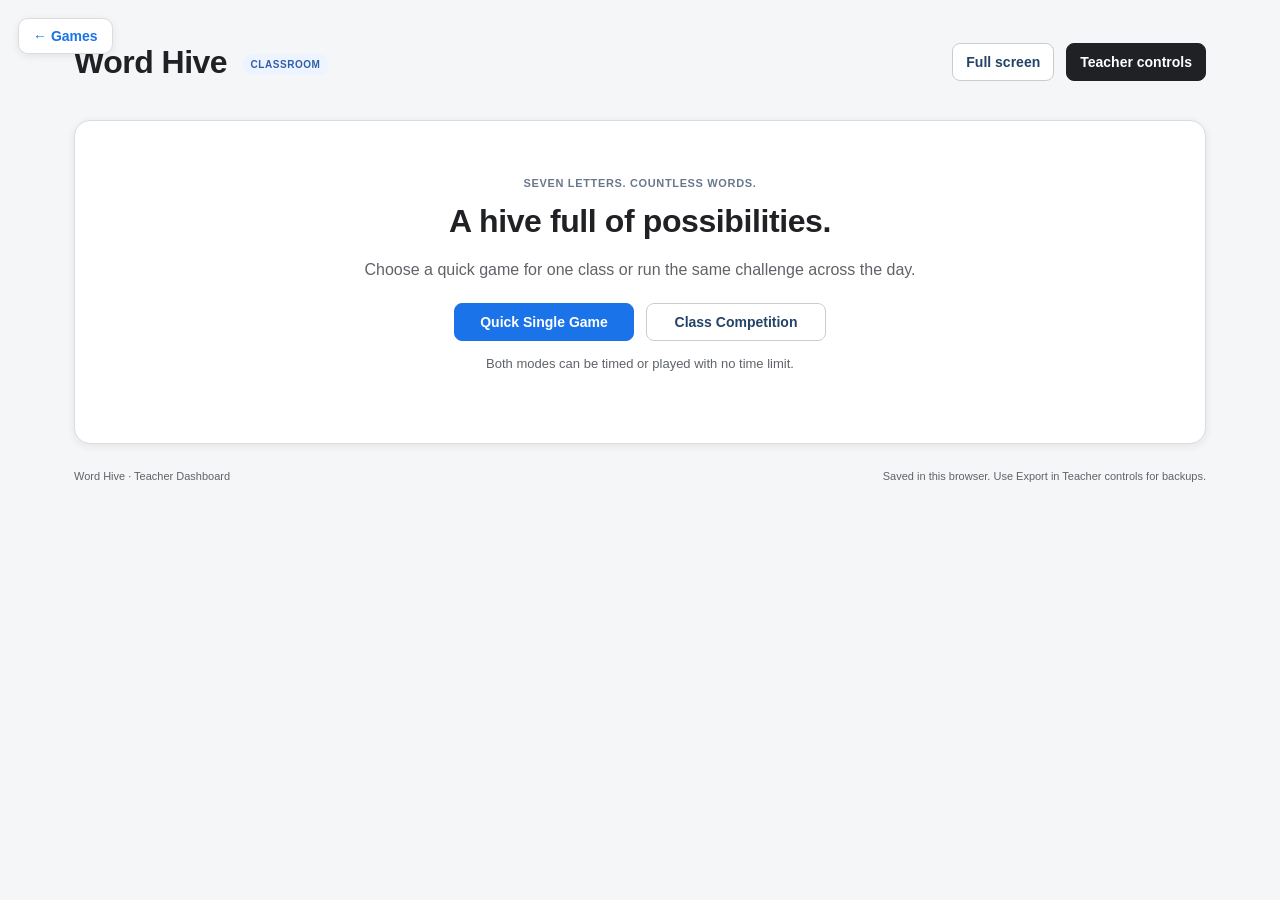
<file: word-hive.html>
<!DOCTYPE html>
<html lang="en">
<head>
  <meta charset="UTF-8">
  <meta name="viewport" content="width=device-width, initial-scale=1">
  <title>Word Hive | Teacher Dashboard</title>
  <link rel="icon" href="bjh-logo.png">
  <link rel="stylesheet" href="shared/word-hive.css">
  <link rel="stylesheet" href="shared/game-competition-award.css">
</head>
<body>
<a class="dashboard-back" href="games.html">← Games</a>
<main class="app">
  <header>
    <div><h1>Word Hive <span class="tag">CLASSROOM</span></h1></div>
    <div class="actions"><button id="fullscreen">Full screen</button><button id="teacher" class="dark">Teacher controls</button></div>
  </header>
  <p id="notice" role="status" aria-live="polite"></p>

  <section id="empty" class="card welcome">
    <div class="eyebrow">SEVEN LETTERS. COUNTLESS WORDS.</div>
    <h2>A hive full of possibilities.</h2>
    <p>Choose a quick game for one class or run the same challenge across the day.</p>
    <div class="welcome-actions">
      <button id="createSingle" class="primary">Quick Single Game</button>
      <button id="createCompetition">Class Competition</button>
    </div>
    <p class="subtle">Both modes can be timed or played with no time limit.</p>
  </section>

  <section id="game" hidden>
    <div class="challenge-bar">
      <div><p class="eyebrow" id="challengeDate"></p><h2 id="challengeTitle"></h2></div>
      <label>Playing period<select id="period"></select></label>
    </div>
    <div class="game-layout">
      <section class="card game-card">
        <div class="round-header">
          <div><span class="eyebrow" id="roundStatus">READY</span><div id="timer" role="timer" aria-label="Time remaining">05:00</div></div>
          <div class="score-box"><strong id="score">0</strong><span>POINTS</span></div>
        </div>
        <form id="guessForm" autocomplete="off">
          <label class="sr-only" for="guess">Your word</label>
          <div class="guess-entry">
            <div id="guessVisual" aria-hidden="true"></div>
            <input id="guess" placeholder="Build a word…" spellcheck="false" autocapitalize="off" maxlength="60">
          </div>
          <p id="feedback" role="status" aria-live="polite">Use the gold center letter in every word.</p>
          <div id="hive" class="hive" aria-label="Hive letters"></div>
          <div class="entry-actions"><button id="delete" type="button">Delete</button><button id="shuffle" type="button" aria-label="Shuffle outer letters">↻ Shuffle</button><button id="enter" type="submit" class="dark">Enter</button></div>
        </form>
        <button id="startRound" class="primary wide">Start round</button>
        <p id="roundNote" class="subtle"></p>
      </section>
      <aside class="card found-card">
        <div class="found-header"><h3>Words found</h3><span id="foundCount">0</span></div>
        <div id="found" class="found-words"></div>
        <div class="rules"><strong>Make every letter count.</strong><p>Four or more letters. Always include the gold letter. Reuse letters as often as you like.</p><p>4 letters = 1 point · Longer words = their length<br>All 7 letters = 7 bonus points</p></div>
      </aside>
    </div>
  </section>
  <footer>Word Hive · Teacher Dashboard <span>Saved in this browser. Use Export in Teacher controls for backups.</span></footer>
</main>

<dialog id="teacherDialog">
  <div class="dialog-head"><div><p class="eyebrow">TEACHER CONTROLS</p><h2>Challenge center</h2></div><button data-close="teacherDialog">Done</button></div>
  <p class="subtle">Open this panel with the projector hidden. These controls are not password protected.</p>
  <div class="actions saved-controls">
    <label>Saved games<select id="challengeSelect"></select></label>
    <button id="newSingle" class="primary">Quick Single Game</button>
    <button id="newCompetition">Class Competition</button>
    <button id="deleteChallenge" class="danger-button">Delete Saved Game</button>
    <button id="deleteAllChallenges" class="danger-button">Delete All Saved Games</button>
    <button id="export">Export backup</button>
    <button id="import">Import backup</button>
    <input type="file" id="importFile" accept=".json,application/json" hidden>
  </div>
  <section id="teacherCurrent">
    <div class="actions"><button id="pause">Pause current round</button><button id="finish">End current round early</button></div>
    <p id="resultNote" class="subtle"></p>
    <div class="table-wrap"><table><thead><tr><th>Period</th><th>Status</th><th>Words</th><th>Score</th><th>Include</th></tr></thead><tbody id="results"></tbody></table></div>
    <div class="actions"><button id="disputes">Review disputed words</button><button id="post" class="primary">Award to Scoreboard</button></div>
    <p id="postedMessage"></p>
  </section>
</dialog>

<dialog id="setupDialog">
  <div class="dialog-head"><div><p class="eyebrow">NEW WORD HIVE</p><h2>Build your hive.</h2></div><button data-close="setupDialog">Cancel</button></div>
  <div class="setup-grid"><label>Challenge name<input id="title" maxlength="90"></label><label>Game format<select id="challengeMode"><option value="single">Quick single game</option><option value="day">Class-day competition</option></select></label></div>
  <div class="setup-grid"><label id="singlePeriodLabel">Class period<select id="singlePeriod"></select></label><label>Round timing<select id="timingMode"><option value="timed">Timed</option><option value="untimed">No time limit</option></select></label></div>
  <label id="minutesLabel">Minutes per class<input id="minutes" type="number" value="5" min="1" max="60" step="1"></label>
  <div class="setup-grid"><label>Difficulty<select id="difficulty"><option value="easy">Easy</option><option value="medium" selected>Medium</option><option value="hard">Hard</option></select></label><label>Puzzle method<select id="method"><option value="random">Random puzzle</option><option value="letters">Choose seven letters</option><option value="pangram">Enter a pangram</option></select></label></div>
  <label id="letterLabel" hidden>Seven different letters<input id="letters" placeholder="A C E H R S T" maxlength="30"></label>
  <label id="pangramLabel" hidden>Pangram word<input id="pangram" placeholder="TEACHERS" maxlength="60"></label>
  <label>Required center letter<select id="center"><option value="auto">Choose automatically</option></select></label>
  <div class="actions"><button id="generate" class="dark">Generate puzzle</button><span id="dictionaryStatus" class="subtle">Loading dictionary…</span></div>
  <section id="preview" hidden>
    <p class="eyebrow" id="previewLetters"></p><p id="bankCount"></p>
    <label>Preview / edit accepted words<textarea id="bank" rows="8" spellcheck="false"></textarea></label>
    <p class="subtle">One word per line. Pangrams use all seven letters. This broad dictionary includes uncommon vocabulary; remove words you do not want and add any you approve.</p>
    <label class="checkbox"><input type="checkbox" id="reviewed"> I have reviewed this answer bank.</label>
    <button id="saveChallenge" class="primary">Create Word Hive</button>
  </section>
  <p class="subtle">Difficulty changes the random hive and automatic center-letter selection: Easy favors broader, more approachable word banks; Medium balances options and challenge; Hard favors tighter banks and trickier required letters. If you manually choose the center letter, that choice takes priority. The letters, answer bank, timing choice, and visible periods are saved with the game.</p>
</dialog>

<dialog id="disputeDialog"><div class="dialog-head"><h2>Disputed words</h2><button data-close="disputeDialog">Done</button></div><p>These words followed the letter rules but were not in the answer bank. Approving a word credits every period that tried it during its round.</p><div id="disputeList"></div></dialog>

<script src="shared/dashboard-data.js"></script><script src="shared/competition-service.js"></script><script src="shared/game-competition-award.js"></script><script src="shared/word-hive-core.js"></script><script src="shared/word-hive.js"></script><script src="shared/bell-service.js"></script><script src="shared/reminder-service.js"></script>
</body></html>
</file>
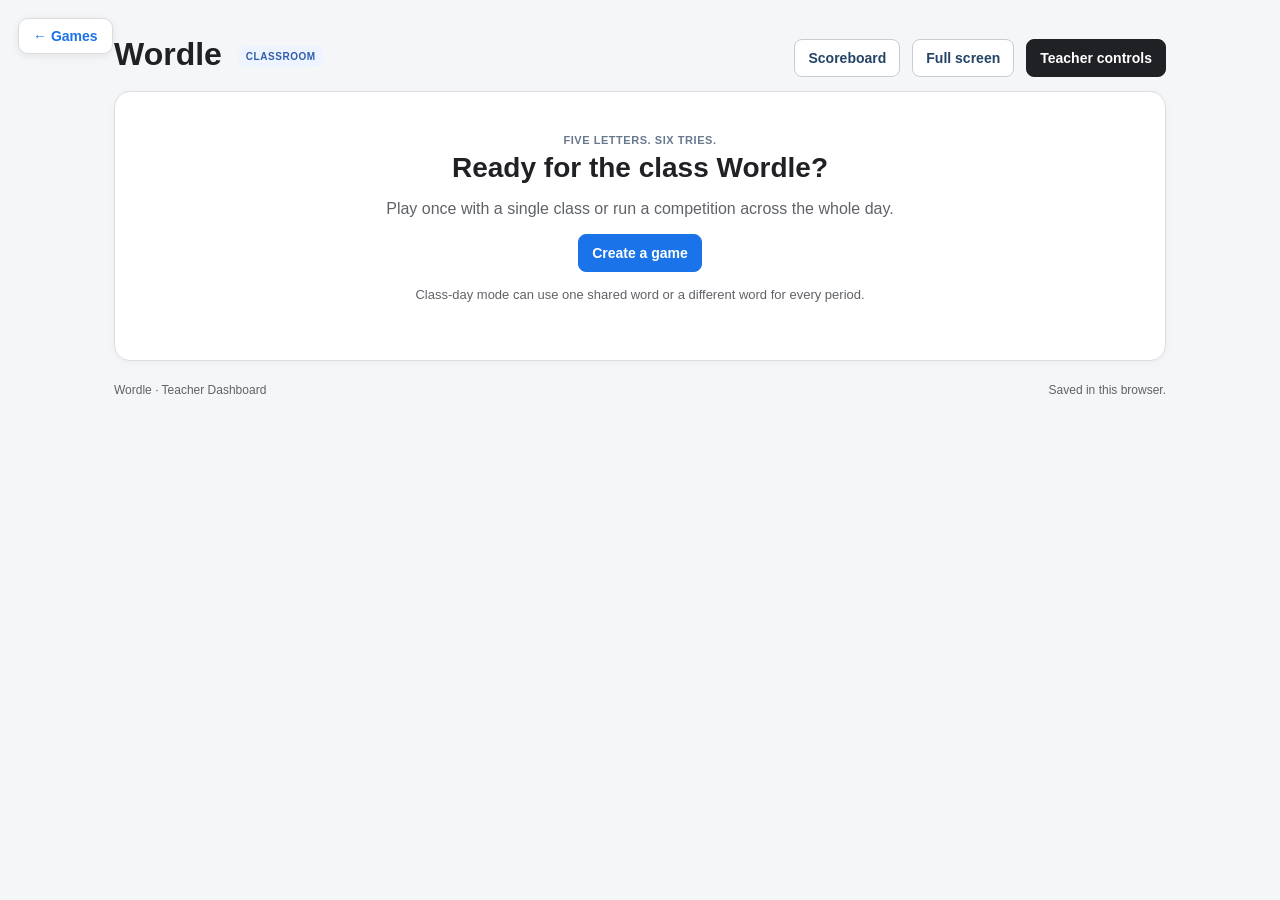
<file: wordle.html>
<!DOCTYPE html>
<html lang="en"><head><meta charset="UTF-8"><meta name="viewport" content="width=device-width, initial-scale=1"><title>Wordle | Teacher Dashboard</title><link rel="icon" href="bjh-logo.png"><link rel="stylesheet" href="shared/wordle.css"><link rel="stylesheet" href="shared/game-competition-award.css"></head>
<body><a class="dashboard-back" href="games.html">← Games</a><main class="app">
<header><div><h1>Wordle <span class="tag">CLASSROOM</span></h1></div><div class="actions"><a class="button" href="scoreboard.html">Scoreboard</a><button id="fullscreen">Full screen</button><button id="teacher" class="dark">Teacher controls</button></div></header>
<p id="notice" role="status" aria-live="polite"></p>
<section id="empty" class="card welcome"><div class="eyebrow">FIVE LETTERS. SIX TRIES.</div><h2>Ready for the class Wordle?</h2><p>Play once with a single class or run a competition across the whole day.</p><button id="createFirst" class="primary">Create a game</button><p class="subtle">Class-day mode can use one shared word or a different word for every period.</p></section>
<section id="game" hidden>
  <div class="game-bar"><div><p class="eyebrow" id="gameMeta"></p><h2 id="gameTitle"></h2></div><label id="periodLabel">Playing period<select id="period"></select></label></div>
  <section class="play-card card">
    <div class="status-row"><div><span class="mode-pill" id="rulePill">NORMAL</span><span class="mode-pill secondary" id="formatPill">SINGLE GAME</span></div><div class="score-summary" id="scoreSummary"></div></div>
    <div id="board" class="wordle-board" aria-label="Wordle board"></div>
    <p id="feedback" class="feedback" role="status" aria-live="polite">Press Start when your class is ready.</p>
    <div id="keyboard" class="keyboard" aria-label="On-screen keyboard"></div>
    <div class="play-actions"><button id="startRound" class="primary">Start this class</button><button id="awardSingle" class="primary" hidden>Award to Scoreboard</button></div>
  </section>
</section>
<footer>Wordle · Teacher Dashboard <span>Saved in this browser.</span></footer>
</main>
<dialog id="setupDialog"><div class="dialog-head"><div><p class="eyebrow">NEW WORDLE</p><h2>Set up the game.</h2></div><button data-close="setupDialog">Cancel</button></div>
  <div class="setup-grid"><label>Game name<input id="title" maxlength="90"></label><label>Game format<select id="gameMode"><option value="day">Class-day competition</option><option value="single">Single game</option></select></label></div>
  <div class="setup-grid"><label id="singlePeriodLabel" hidden>Class period<select id="singlePeriod"></select></label><label>Rules<select id="ruleMode"><option value="normal">Normal</option><option value="hard">Hard mode</option></select></label></div>
  <div class="setup-grid"><label>Word source<select id="wordSource"><option value="random">Random word</option><option value="custom">Choose my own word</option></select></label><label id="rotationLabel">Class-day words<select id="rotation"><option value="different">Different word each class</option><option value="same">Same word for every class</option></select></label></div>
  <label id="customLabel" hidden>Secret five-letter word<input id="customWord" type="password" maxlength="5" autocomplete="off" autocapitalize="characters" spellcheck="false" placeholder="•••••"></label>
  <div class="setup-note" id="setupNote">Different-word mode helps prevent one period from spoiling the answer for another.</div>
  <button id="saveGame" class="primary">Create Wordle</button>
</dialog>
<dialog id="teacherDialog"><div class="dialog-head"><div><p class="eyebrow">TEACHER CONTROLS</p><h2>Game center</h2></div><button data-close="teacherDialog">Done</button></div><p class="subtle">Open this panel with the projector hidden. Secret answers are only revealed here when you choose to show them.</p>
  <div class="teacher-actions"><button id="newGame">New game</button><button id="revealAnswer">Reveal current answer</button><button id="awardDay" class="primary">Award to Scoreboard</button></div><p id="answerReveal" class="answer-reveal"></p><p id="resultNote" class="subtle"></p>
  <div class="table-wrap"><table><thead><tr><th>Period</th><th>Status</th><th>Guesses</th><th>Game Score</th><th>Include</th></tr></thead><tbody id="results"></tbody></table></div><p id="postedMessage"></p>
</dialog>
<script src="shared/dashboard-data.js"></script><script src="shared/competition-service.js"></script><script src="shared/game-competition-award.js"></script><script src="shared/wordle.js"></script><script src="shared/bell-service.js"></script><script src="shared/reminder-service.js"></script></body></html>
</file>
<file: shared/jeopardy.css>
:root{font-family:Arial,Helvetica,sans-serif;color:#202124;background:#f4f6f8;--blue:#1a73e8}*{box-sizing:border-box}body{margin:0}.dashboard-back{position:fixed;top:18px;left:18px;z-index:1000;display:inline-flex;align-items:center;padding:9px 14px;border:1px solid #dadce0;border-radius:10px;background:#fff;color:#1a73e8;font-size:14px;font-weight:700;text-decoration:none;box-shadow:0 2px 8px rgba(0,0,0,.08);transition:transform .15s ease,box-shadow .15s ease,background .15s ease}.dashboard-back:hover{background:#e8f0fe;transform:translateY(-1px);box-shadow:0 4px 12px rgba(0,0,0,.12)}.app{max-width:1280px;margin:auto;padding:24px}header,.row{display:flex;gap:14px;align-items:center;flex-wrap:wrap}header,.spread{justify-content:space-between}nav{font-size:14px;color:#5f6368}a{color:var(--blue);text-decoration:none}h1{font-size:32px;margin:12px 0 20px}h2{margin:0 0 14px}.panel{background:white;border:1px solid #dadce0;border-radius:16px;padding:22px;margin:16px 0;box-shadow:0 2px 8px #0000000a}.row{margin:14px 0}label{display:flex;flex-direction:column;gap:7px;font-size:14px;font-weight:700}.check{flex-direction:row;align-items:center}input,textarea,select,button,.button{font:inherit;border:1px solid #c8cdd4;border-radius:8px;padding:10px 13px}input,textarea,select{background:#fff;color:#202124;max-width:100%}textarea{min-width:240px;resize:vertical}button,.button{cursor:pointer;background:#fff;color:#244366;font-weight:700;font-size:14px}button:hover,.button:hover{background:#e8f0fe}button:disabled{cursor:default;opacity:.5}.primary{background:var(--blue);color:white;border-color:var(--blue)}.primary:hover{background:#155cb9}.muted{color:#5f6368;font-size:14px;line-height:1.5}.scores{display:flex;gap:12px;flex-wrap:wrap}.score{background:#e8f0fe;border-radius:10px;padding:12px 20px;min-width:140px;overflow-wrap:anywhere}.score strong{display:block;font-size:28px;margin-top:5px}.board-scroll{overflow-x:auto}.board{display:grid;grid-template-columns:repeat(5,minmax(130px,1fr));gap:10px;min-width:700px;padding:14px;background:#0e1b42;border-radius:16px}.category{color:white;text-align:center;display:grid;place-items:center;padding:16px 8px;min-height:75px;font-size:18px;font-weight:700;overflow-wrap:anywhere}.tile{background:#183e91;color:#ffd46b;border:1px solid #4766a8;min-height:85px;font-size:clamp(26px,3.5vw,46px);border-radius:9px}.tile:hover{background:#2453b4}.tile:disabled{opacity:1;background:#14254e;color:#7f91b4;border-color:#27375e;font-size:19px}dialog{border:0;border-radius:18px;padding:28px;max-width:calc(100vw - 32px);width:850px;max-height:90vh;overflow-y:auto;box-shadow:0 20px 70px #0005}dialog::backdrop{background:#07152bba}#editor{width:1000px}#fields fieldset{border:1px solid #dadce0;border-radius:12px;margin:20px 0;padding:16px}.edit-question{display:grid;grid-template-columns:48px 1fr 1fr;gap:12px;margin-top:12px}.edit-question textarea{width:100%;min-width:0}.eyebrow{font-weight:700;color:#506280}#question{font-size:clamp(26px,3.5vw,42px);line-height:1.35;white-space:pre-wrap;overflow-wrap:anywhere;margin:22px 0}#answer{background:#e8f0fe;padding:20px;font-size:24px;white-space:pre-wrap;overflow-wrap:anywhere}#notice:empty{display:none}#notice{background:#fff3cf;border-radius:8px;padding:12px}button:focus-visible,a:focus-visible{outline:3px solid #c28b11;outline-offset:3px}[hidden]{display:none!important}body:fullscreen{overflow:auto;background:#f4f6f8}body:fullscreen .dashboard-back{display:none}@media(max-width:600px){.dashboard-back{position:static;margin:12px 14px 0}.app{padding:14px}.edit-question{grid-template-columns:1fr}.row{align-items:stretch}dialog{padding:18px}}
.table-scroll{overflow-x:auto}.result-table{width:100%;border-collapse:collapse;min-width:360px}.result-table th,.result-table td{text-align:left;padding:10px 12px;border-bottom:1px solid #e5e7eb}.result-table th{font-size:12px;text-transform:uppercase;letter-spacing:.35px;color:#5f6368}.result-table td:first-child{font-weight:700}
</file>
<file: shared/game-competition-award.css>
.game-competition-backdrop{display:none;position:fixed;inset:0;background:rgba(32,33,36,.46);z-index:9000;padding:24px;overflow:auto;font-family:Arial,Helvetica,sans-serif;color:#202124}.game-competition-backdrop.open{display:flex;align-items:flex-start;justify-content:center}.game-competition-modal{width:min(760px,100%);background:#fff;border-radius:18px;box-shadow:0 12px 38px rgba(0,0,0,.22);padding:20px;margin:auto}.game-competition-header{display:flex;align-items:flex-start;justify-content:space-between;gap:14px;margin-bottom:17px}.game-competition-title{font-size:21px;font-weight:700}.game-competition-subtitle{font-size:12px;color:#5f6368;margin-top:4px}.game-competition-close{border:0;background:transparent;font-size:24px;line-height:1;color:#5f6368;padding:2px 5px;cursor:pointer}.game-competition-top{display:grid;grid-template-columns:1fr 165px;gap:10px;margin-bottom:15px}.game-competition-modal input[type=text],.game-competition-modal input[type=date],.game-competition-modal input[type=number]{width:100%;border:1px solid #dadce0;border-radius:9px;background:#fff;color:#202124;padding:10px 11px;outline:none;font:inherit}.game-competition-modal input:focus{border-color:#1a73e8;box-shadow:0 0 0 2px rgba(26,115,232,.12)}.game-competition-scoring{margin:4px 0 16px}.game-competition-label{font-size:11px;font-weight:700;color:#5f6368;text-transform:uppercase;letter-spacing:.4px;margin-bottom:7px}.game-competition-toggle{display:inline-flex;border:1px solid #dadce0;border-radius:10px;overflow:hidden;background:#fff}.game-competition-method{border:0;border-right:1px solid #dadce0;background:#fff;color:#202124;padding:9px 13px;font-weight:700;font-size:12px;cursor:pointer}.game-competition-method:last-child{border-right:0}.game-competition-method:hover{background:#f8f9fa}.game-competition-method.active{background:#1a73e8;color:#fff}.game-competition-explanation{margin-top:8px;max-width:620px;color:#5f6368;font-size:12px;line-height:1.45}.game-competition-table-wrap{overflow-x:auto}.game-competition-table{width:100%;border-collapse:collapse;margin-top:8px;min-width:520px}.game-competition-table th{text-align:left;font-size:11px;text-transform:uppercase;letter-spacing:.4px;color:#5f6368;padding:8px 7px;border-bottom:1px solid #dadce0}.game-competition-table td{padding:7px;border-bottom:1px solid #f0f1f2}.game-competition-table input{padding:8px 9px!important}.game-competition-rank{width:52px;text-align:center;font-weight:700}.game-competition-period{font-weight:700}.game-competition-points{background:#f8f9fa!important;color:#202124;font-weight:700}.game-competition-winner{background:#fef7e0;color:#7c5900;border-radius:10px;padding:10px 12px;font-weight:700;font-size:13px;min-height:38px;margin-top:8px}.game-competition-actions{display:flex;justify-content:flex-end;gap:8px;margin-top:16px;flex-wrap:wrap}.game-competition-actions button{font:inherit;border:1px solid #c8cdd4;border-radius:8px;padding:10px 13px;cursor:pointer;background:#fff;color:#244366;font-weight:700;font-size:14px}.game-competition-actions .primary{background:#1a73e8;color:#fff;border-color:#1a73e8}.game-competition-actions button:disabled{opacity:.55;cursor:default}@media(max-width:600px){.game-competition-backdrop{padding:12px}.game-competition-modal{padding:16px}.game-competition-top{grid-template-columns:1fr}.game-competition-toggle{display:flex}.game-competition-method{flex:1}.game-competition-actions{justify-content:stretch}.game-competition-actions button{flex:1}}
</file>
<file: shared/word-hive.css>
:root{font-family:Arial,Helvetica,sans-serif;color:#202124;background:#f4f6f8;--text:#202124;--blue:#1a73e8;--blue-light:#e8f0fe;--gold:#f6c94c;--muted:#5f6368;--line:#dadce0;--red:#d93025;--red-light:#fce8e6;--shadow:0 2px 8px rgba(0,0,0,.08)}*{box-sizing:border-box}body{margin:0;background:#f4f6f8;color:var(--text)}.app{max-width:1180px;margin:auto;padding:28px 24px}.dashboard-back{position:fixed;top:18px;left:18px;z-index:1000;display:inline-flex;align-items:center;padding:9px 14px;border:1px solid #dadce0;border-radius:10px;background:#fff;color:#1a73e8;font-size:14px;font-weight:700;text-decoration:none;box-shadow:var(--shadow);transition:transform .15s ease,box-shadow .15s ease,background .15s ease}.dashboard-back:hover{background:#e8f0fe;transform:translateY(-1px);box-shadow:0 4px 12px rgba(0,0,0,.12)}header,.actions,.dialog-head,.round-header,.found-header,.challenge-bar,.welcome-actions{display:flex;align-items:center;justify-content:space-between;gap:12px;flex-wrap:wrap}header{margin-bottom:24px;min-height:44px}a{color:var(--blue);text-decoration:none}h1{font-size:32px;letter-spacing:-.5px;margin:0}h2{font-size:26px;margin:7px 0 18px;letter-spacing:-.4px}h3{font-size:17px;margin:0}.tag,.mode-pill{display:inline-flex;align-items:center;border-radius:999px;padding:5px 8px;font-size:10px;font-weight:800;letter-spacing:.55px;background:#edf3ff;color:#305ea8;vertical-align:middle}.tag{margin-left:7px}.eyebrow{font-size:11px;font-weight:800;letter-spacing:.65px;color:#68788d;margin:0 0 6px}button,input,select,textarea{font:inherit;border:1px solid #c8cdd4;border-radius:8px;padding:10px 13px}button{cursor:pointer;font-weight:700;background:#fff;color:#244366;font-size:14px;transition:background .12s}button:hover{background:#f5f7fb}button:disabled{opacity:.45;cursor:default}.dark{background:#202124;color:#fff;border-color:#202124}.dark:hover{background:#343638}.primary{background:var(--blue);color:#fff;border-color:var(--blue)}.primary:hover{background:#155cb9}.danger-button{color:var(--red);border-color:#efc1bd}.danger-button:hover{background:var(--red-light)}button:focus-visible,a:focus-visible,input:focus-visible,select:focus-visible,textarea:focus-visible{outline:3px solid rgba(26,115,232,.24);outline-offset:2px}input,select,textarea{background:#fff;color:#202124;max-width:100%}label{display:flex;flex-direction:column;gap:7px;font-size:13px;font-weight:700}.checkbox{flex-direction:row;align-items:center;margin:14px 0}.actions{justify-content:flex-start;margin:15px 0}.card{background:#fff;border:1px solid var(--line);border-radius:16px;box-shadow:var(--shadow)}.welcome{text-align:center;padding:56px 22px}.welcome h2{font-size:32px;margin-top:14px}.welcome p{line-height:1.55;color:var(--muted)}.welcome-actions{justify-content:center;margin:20px 0 4px}.welcome-actions button{min-width:180px}.subtle{color:var(--muted);font-size:13px;line-height:1.5}.challenge-bar{margin-bottom:18px}.challenge-bar h2{margin-bottom:0}.game-layout{display:grid;grid-template-columns:minmax(0,1.5fr) minmax(280px,1fr);gap:22px}.game-card{padding:24px 30px}.round-header{border-bottom:1px solid var(--line);padding-bottom:16px}#timer{font-size:42px;font-variant-numeric:tabular-nums;color:#202124;font-weight:700;letter-spacing:-1px;margin-top:4px}#timer.urgent{color:#b3261e}#timer.untimed{font-size:24px;letter-spacing:.2px;color:var(--muted);padding-top:8px}.score-box{text-align:right}.score-box strong{display:block;font-size:38px;color:#202124}.score-box span{font-size:10px;letter-spacing:1.4px;color:var(--muted)}.guess-entry{position:relative;width:100%;min-height:62px;margin-top:5px}.guess-entry #guess,.guess-entry #guessVisual{width:100%;min-height:62px;text-align:center;font-size:29px;font-weight:700;text-transform:uppercase;letter-spacing:2px;padding:18px 6px 7px;line-height:36px}.guess-entry #guessVisual{position:absolute;inset:0;z-index:1;pointer-events:none;white-space:pre;overflow:hidden;border-bottom:2px solid transparent}.guess-entry #guess{position:relative;z-index:2;display:block;border:0;border-radius:0;background:transparent;color:transparent;caret-color:#202124;-webkit-text-fill-color:transparent}.guess-entry #guess::placeholder{-webkit-text-fill-color:#8a9098;color:#8a9098}.guess-entry #guess:focus{outline:none;border-bottom:2px solid var(--gold)}.guess-letter{color:#202124}.guess-letter.invalid{color:#c2c5ca}#feedback{min-height:34px;font-size:13px;text-align:center;color:var(--muted);margin:10px 0 0}.hive{position:relative;width:290px;height:270px;margin:12px auto 20px}.hex{position:absolute;clip-path:polygon(25% 0,75% 0,100% 50%,75% 100%,25% 100%,0 50%);border:0;border-radius:0;width:96px;height:84px;background:#e8eaed;font-size:30px;padding:0;color:#202124}.hex:hover{background:#dfe3e7}.hex.center{background:var(--gold)}.hex.center:hover{background:#f0bd31}.hex:focus-visible{outline:none;filter:brightness(.92)}.hex:nth-child(1){left:97px;top:93px}.hex:nth-child(2){left:97px;top:3px}.hex:nth-child(3){left:174px;top:48px}.hex:nth-child(4){left:174px;top:138px}.hex:nth-child(5){left:97px;top:183px}.hex:nth-child(6){left:20px;top:138px}.hex:nth-child(7){left:20px;top:48px}.entry-actions{display:flex;justify-content:center;gap:9px}.wide{display:block;width:100%;margin-top:20px}#roundNote{text-align:center;margin-bottom:0}.found-card{padding:25px;display:flex;flex-direction:column;min-height:560px}.found-header{border-bottom:1px solid var(--line);padding-bottom:16px}.found-header span{background:#f1f3f4;border-radius:20px;padding:5px 10px;font-size:13px}.found-words{display:flex;align-content:flex-start;gap:8px;flex-wrap:wrap;margin-top:20px;max-height:360px;overflow:auto;flex:1;min-height:200px}.word{border:1px solid var(--line);padding:8px 10px;border-radius:8px;font-size:14px;height:fit-content}.word.pangram{background:#fff7d7;border-color:#e7c75c}.rules{border-top:1px solid var(--line);margin-top:24px;padding-top:20px;font-size:13px;color:var(--muted);line-height:1.65}.rules strong{color:#202124}footer{display:flex;justify-content:space-between;gap:15px;margin-top:26px;font-size:11px;color:var(--muted)}dialog{width:850px;max-width:calc(100vw - 30px);max-height:90vh;border:0;border-radius:18px;padding:28px;box-shadow:0 20px 70px #0005;overflow:auto}dialog::backdrop{background:#07152bba}dialog label{margin:12px 0}.dialog-head h2{margin:5px 0}.dialog-head{margin-bottom:15px}.setup-grid{display:grid;grid-template-columns:1fr 1fr;gap:15px}.table-wrap{overflow-x:auto}table{border-collapse:collapse;width:100%;font-size:14px;margin:15px 0}td,th{text-align:left;padding:11px 10px;border-bottom:1px solid #eceff1}th{font-size:11px;text-transform:uppercase;letter-spacing:.5px;color:var(--muted)}textarea{width:100%;line-height:1.5}#notice:empty{display:none}#notice{background:#fff3cf;padding:12px;border-radius:8px;font-size:14px}.sr-only{position:absolute;width:1px;height:1px;overflow:hidden;clip:rect(0,0,0,0)}[hidden]{display:none!important}.dispute-row{display:flex;justify-content:space-between;align-items:center;padding:12px 0;border-bottom:1px solid var(--line)}.saved-controls label{min-width:220px}body:fullscreen{overflow:auto;background:#f4f6f8}body:fullscreen .dashboard-back{display:none}@media(max-width:750px){.game-layout{grid-template-columns:1fr}.app{padding:20px 14px}.dashboard-back{position:static;margin:12px 14px 0}.tag{display:none}.found-card{min-height:260px}.found-words{min-height:100px}.game-card{padding:20px 15px}.setup-grid{grid-template-columns:1fr}footer{flex-direction:column}.challenge-bar label{width:100%}.welcome{padding:40px 18px}.welcome h2{font-size:28px}.welcome-actions{flex-direction:column;align-items:stretch}.welcome-actions button{width:100%}}@media(prefers-reduced-motion:reduce){button,.dashboard-back{transition:none}}@media(min-width:900px){body:fullscreen .app{padding:12px 24px}body:fullscreen header{margin-bottom:10px}body:fullscreen h1{font-size:28px}body:fullscreen .challenge-bar{margin-bottom:10px}body:fullscreen .challenge-bar h2{font-size:22px}body:fullscreen .game-card{padding:16px 24px}body:fullscreen .round-header{padding-bottom:9px}body:fullscreen #timer{font-size:36px}body:fullscreen #timer.untimed{font-size:21px}body:fullscreen .guess-entry{min-height:52px}body:fullscreen .guess-entry #guess,body:fullscreen .guess-entry #guessVisual{font-size:25px;min-height:52px;padding-top:10px}body:fullscreen #feedback{min-height:20px;margin-top:6px}body:fullscreen .hive{zoom:.72;margin-top:7px;margin-bottom:9px}body:fullscreen .found-card{min-height:0}body:fullscreen .wide{margin-top:10px}body:fullscreen footer{display:none}body:fullscreen #notice{display:none}}
</file>
<file: shared/wordle.css>
:root{font-family:Arial,Helvetica,sans-serif;color:#202124;background:#f4f6f8;--green:#6aaa64;--yellow:#c9b458;--gray:#787c7e;--light:#d3d6da;--blue:#1a73e8;--border:#dadce0;--muted:#5f6368}*{box-sizing:border-box}body{margin:0}.dashboard-back{position:fixed;top:18px;left:18px;z-index:1000;display:inline-flex;align-items:center;padding:9px 14px;border:1px solid #dadce0;border-radius:10px;background:#fff;color:#1a73e8;font-size:14px;font-weight:700;text-decoration:none;box-shadow:0 2px 8px rgba(0,0,0,.08);transition:transform .15s ease,box-shadow .15s ease,background .15s ease}.dashboard-back:hover{background:#e8f0fe;transform:translateY(-1px);box-shadow:0 4px 12px rgba(0,0,0,.12)}.app{max-width:1100px;margin:auto;padding:24px}header,.actions,.game-bar,.status-row,.play-actions,.teacher-actions{display:flex;align-items:center;gap:12px;flex-wrap:wrap}header,.game-bar,.status-row{justify-content:space-between}nav{display:flex;gap:8px;font-size:14px;color:var(--muted)}a{color:var(--blue);text-decoration:none}h1{font-size:32px;margin:12px 0 18px}h2{margin:0 0 8px}.tag,.mode-pill{display:inline-flex;align-items:center;border-radius:999px;padding:5px 8px;font-size:10px;font-weight:800;letter-spacing:.55px;background:#edf3ff;color:#305ea8;vertical-align:middle}.tag{margin-left:7px}.mode-pill.secondary{background:#f1f3f4;color:#5f6368}.card{background:#fff;border:1px solid var(--border);border-radius:16px;box-shadow:0 2px 8px #0000000a}.welcome{text-align:center;padding:42px 24px}.welcome h2{font-size:28px}.welcome p{color:var(--muted)}button,.button,input,select{font:inherit;border:1px solid #c8cdd4;border-radius:8px;padding:10px 13px}button,.button{cursor:pointer;background:#fff;color:#244366;font-weight:700;font-size:14px}button:hover,.button:hover{background:#f5f7fb}button:disabled{opacity:.48;cursor:default}.primary{background:#1a73e8;color:#fff;border-color:#1a73e8}.primary:hover{background:#155cb9}.dark{background:#202124;color:#fff;border-color:#202124}.game-bar{margin:18px 0}.game-bar label{min-width:180px}.play-card{padding:22px;max-width:700px;margin:0 auto}.status-row{min-height:38px}.score-summary{font-size:14px;font-weight:700;color:#3c4043}.wordle-board{width:min(360px,100%);margin:18px auto;display:grid;grid-template-columns:repeat(5,1fr);gap:7px}.tile{aspect-ratio:1/1;display:grid;place-items:center;border:2px solid var(--light);font-size:clamp(25px,6vw,38px);font-weight:800;text-transform:uppercase;user-select:none;background:#fff;color:#202124}.tile.filled{border-color:#878a8c}.tile.correct{background:var(--green);border-color:var(--green);color:#fff}.tile.present{background:var(--yellow);border-color:var(--yellow);color:#fff}.tile.absent{background:var(--gray);border-color:var(--gray);color:#fff}.tile.reveal{animation:flip .42s ease both}@keyframes flip{0%{transform:rotateX(0)}45%{transform:rotateX(90deg)}55%{transform:rotateX(90deg)}100%{transform:rotateX(0)}}.feedback{text-align:center;min-height:24px;font-weight:700;margin:6px 0 16px}.keyboard{display:flex;flex-direction:column;gap:7px;max-width:620px;margin:0 auto}.key-row{display:flex;justify-content:center;gap:6px}.key{min-width:42px;height:54px;padding:0 9px;border:0;border-radius:6px;background:#d3d6da;color:#202124;font-size:13px;font-weight:800}.key.wide{min-width:68px;font-size:11px}.key.correct{background:var(--green);color:#fff}.key.present{background:var(--yellow);color:#fff}.key.absent{background:var(--gray);color:#fff}.play-actions{justify-content:center;margin-top:18px}.eyebrow{font-size:11px;letter-spacing:.55px;font-weight:800;color:#68788d;margin:0 0 6px}.subtle{color:var(--muted);font-size:13px;line-height:1.5}.feedback.error{color:#b3261e}.feedback.success{color:#137333}#notice:empty{display:none}#notice{background:#fff3cf;border-radius:8px;padding:12px;margin:10px 0}.setup-grid{display:grid;grid-template-columns:1fr 1fr;gap:14px;margin:14px 0}label{display:flex;flex-direction:column;gap:7px;font-size:13px;font-weight:700}input,select{background:#fff;color:#202124;width:100%}.setup-note{background:#f8f9fa;border-radius:10px;padding:12px;color:var(--muted);font-size:13px;line-height:1.45;margin:14px 0}dialog{border:0;border-radius:18px;padding:26px;max-width:calc(100vw - 28px);width:760px;max-height:90vh;overflow:auto;box-shadow:0 20px 70px #0005}dialog::backdrop{background:#07152bba}.dialog-head{display:flex;justify-content:space-between;align-items:flex-start;gap:16px}.teacher-actions{margin:15px 0}.answer-reveal{min-height:22px;font-size:18px;font-weight:800;letter-spacing:4px}.table-wrap{overflow-x:auto}table{width:100%;border-collapse:collapse;min-width:560px}th,td{text-align:left;padding:9px 10px;border-bottom:1px solid #eceff1}th{font-size:11px;text-transform:uppercase;letter-spacing:.4px;color:var(--muted)}td:first-child{font-weight:700}footer{margin:22px 0;color:var(--muted);font-size:12px;display:flex;justify-content:space-between;gap:10px;flex-wrap:wrap}button:focus-visible,a:focus-visible,input:focus-visible,select:focus-visible{outline:3px solid rgba(26,115,232,.24);outline-offset:2px}[hidden]{display:none!important}body:fullscreen{overflow:auto;background:#f4f6f8}@media(max-width:650px){.dashboard-back{position:static;margin:12px 14px 0}.app{padding:14px}.play-card{padding:14px}.setup-grid{grid-template-columns:1fr}.game-bar{align-items:flex-start}.game-bar label{width:100%}.key-row{gap:4px}.key{min-width:0;flex:1;height:50px;padding:0 4px}.key.wide{flex:1.45}.wordle-board{gap:5px}.tile{border-width:2px}dialog{padding:18px}}
@media(prefers-reduced-motion:reduce){.tile.reveal{animation:none}}
body:fullscreen{overflow:hidden}body:fullscreen .dashboard-back{display:none}body:fullscreen .app{max-width:1400px;height:100vh;padding:8px 28px 10px;display:flex;flex-direction:column;overflow:hidden}body:fullscreen header{flex:0 0 auto;min-height:42px}body:fullscreen h1{font-size:28px;margin:4px 0 8px}body:fullscreen #notice{display:none}body:fullscreen #game{flex:1 1 auto;min-height:0;display:flex;flex-direction:column}body:fullscreen .game-bar{flex:0 0 auto;margin:4px 0 6px}body:fullscreen .game-bar h2{margin-bottom:2px;font-size:22px}body:fullscreen .play-card{flex:1 1 auto;min-height:0;width:min(920px,100%);max-width:920px;padding:10px 18px 12px;display:flex;flex-direction:column;justify-content:center;overflow:hidden}body:fullscreen .status-row{min-height:28px}body:fullscreen .wordle-board{width:min(32vh,390px,52vw);margin:6px auto;gap:4px}body:fullscreen .tile{font-size:clamp(22px,4.2vh,34px);border-width:2px}body:fullscreen .feedback{margin:3px 0 7px;min-height:18px;font-size:13px}body:fullscreen .keyboard{width:min(700px,76vw);max-width:700px;gap:4px}body:fullscreen .key-row{gap:4px}body:fullscreen .key{height:clamp(38px,5.5vh,50px);font-size:14px;padding:0 7px}body:fullscreen .key.wide{font-size:11px;min-width:62px}body:fullscreen .play-actions{margin-top:7px}body:fullscreen .play-actions button{padding:8px 12px}body:fullscreen footer{display:none}@media(max-height:720px){body:fullscreen .app{padding-top:5px}body:fullscreen header{min-height:36px}body:fullscreen h1{font-size:24px}body:fullscreen .game-bar{margin:2px 0 3px}body:fullscreen .wordle-board{width:min(27vh,330px,48vw);margin:3px auto}body:fullscreen .keyboard{gap:3px}body:fullscreen .key-row{gap:3px}body:fullscreen .key{height:clamp(34px,5vh,42px)}body:fullscreen .play-card{padding-top:6px;padding-bottom:7px}body:fullscreen .feedback{margin:2px 0 4px}body:fullscreen .play-actions{margin-top:4px}}

/* Fullscreen projection sizing: maximize the board and keyboard while keeping the full game visible. */
body:fullscreen .app{max-width:1600px;padding:6px 22px 8px}
body:fullscreen header{min-height:36px}
body:fullscreen h1{font-size:26px;margin:2px 0 5px}
body:fullscreen .game-bar{margin:2px 0 4px}
body:fullscreen .game-bar h2{font-size:20px;margin:0}
body:fullscreen .play-card{width:min(1120px,100%);max-width:1120px;padding:7px 14px 8px;justify-content:flex-start}
body:fullscreen .status-row{min-height:24px}
body:fullscreen .wordle-board{width:min(50vh,540px,62vw);margin:4px auto;gap:5px}
body:fullscreen .tile{font-size:clamp(28px,5.6vh,48px)}
body:fullscreen .feedback{margin:2px 0 5px;min-height:18px;font-size:14px}
body:fullscreen .keyboard{width:min(860px,88vw);max-width:860px;gap:5px}
body:fullscreen .key-row{gap:5px}
body:fullscreen .key{height:clamp(44px,6vh,62px);font-size:15px;padding:0 9px}
body:fullscreen .key.wide{min-width:76px;font-size:12px}
body:fullscreen .play-actions{margin-top:5px}
body:fullscreen .play-actions button{padding:7px 12px}
@media(max-height:800px){body:fullscreen .app{padding-top:4px}body:fullscreen header{min-height:32px}body:fullscreen h1{font-size:23px;margin:1px 0 3px}body:fullscreen .game-bar{margin:1px 0 2px}body:fullscreen .game-bar h2{font-size:18px}body:fullscreen .play-card{padding:5px 12px 6px}body:fullscreen .wordle-board{width:min(49vh,430px,58vw);margin:2px auto;gap:4px}body:fullscreen .tile{font-size:clamp(25px,5.1vh,39px)}body:fullscreen .feedback{margin:1px 0 3px;font-size:13px}body:fullscreen .keyboard{width:min(780px,86vw);gap:3px}body:fullscreen .key-row{gap:3px}body:fullscreen .key{height:clamp(38px,5.4vh,48px);font-size:14px}body:fullscreen .play-actions{margin-top:3px}}
@media(max-height:680px){body:fullscreen header{display:none}body:fullscreen .game-bar{margin:0 0 2px}body:fullscreen .wordle-board{width:min(47vh,360px,55vw)}body:fullscreen .keyboard{width:min(700px,84vw)}body:fullscreen .key{height:clamp(34px,5vh,42px)}body:fullscreen .feedback{min-height:16px}}
</file>
